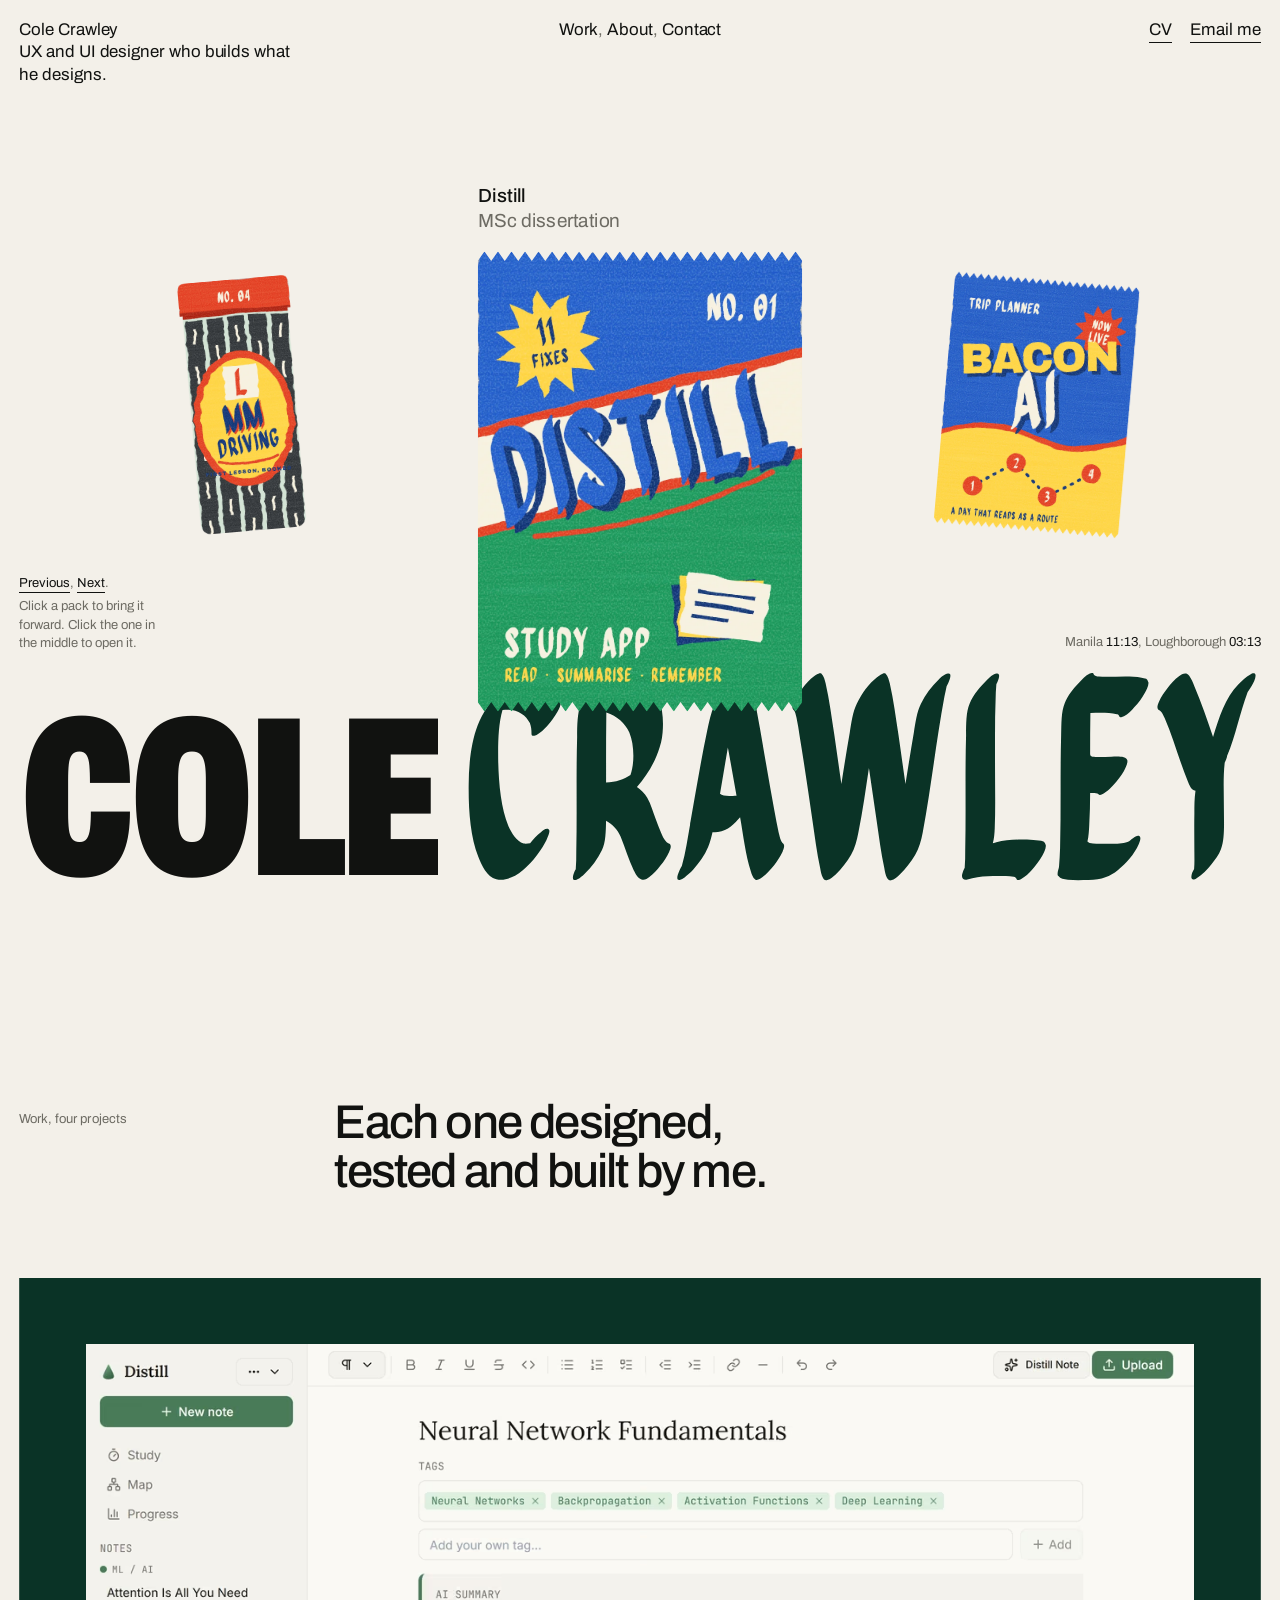
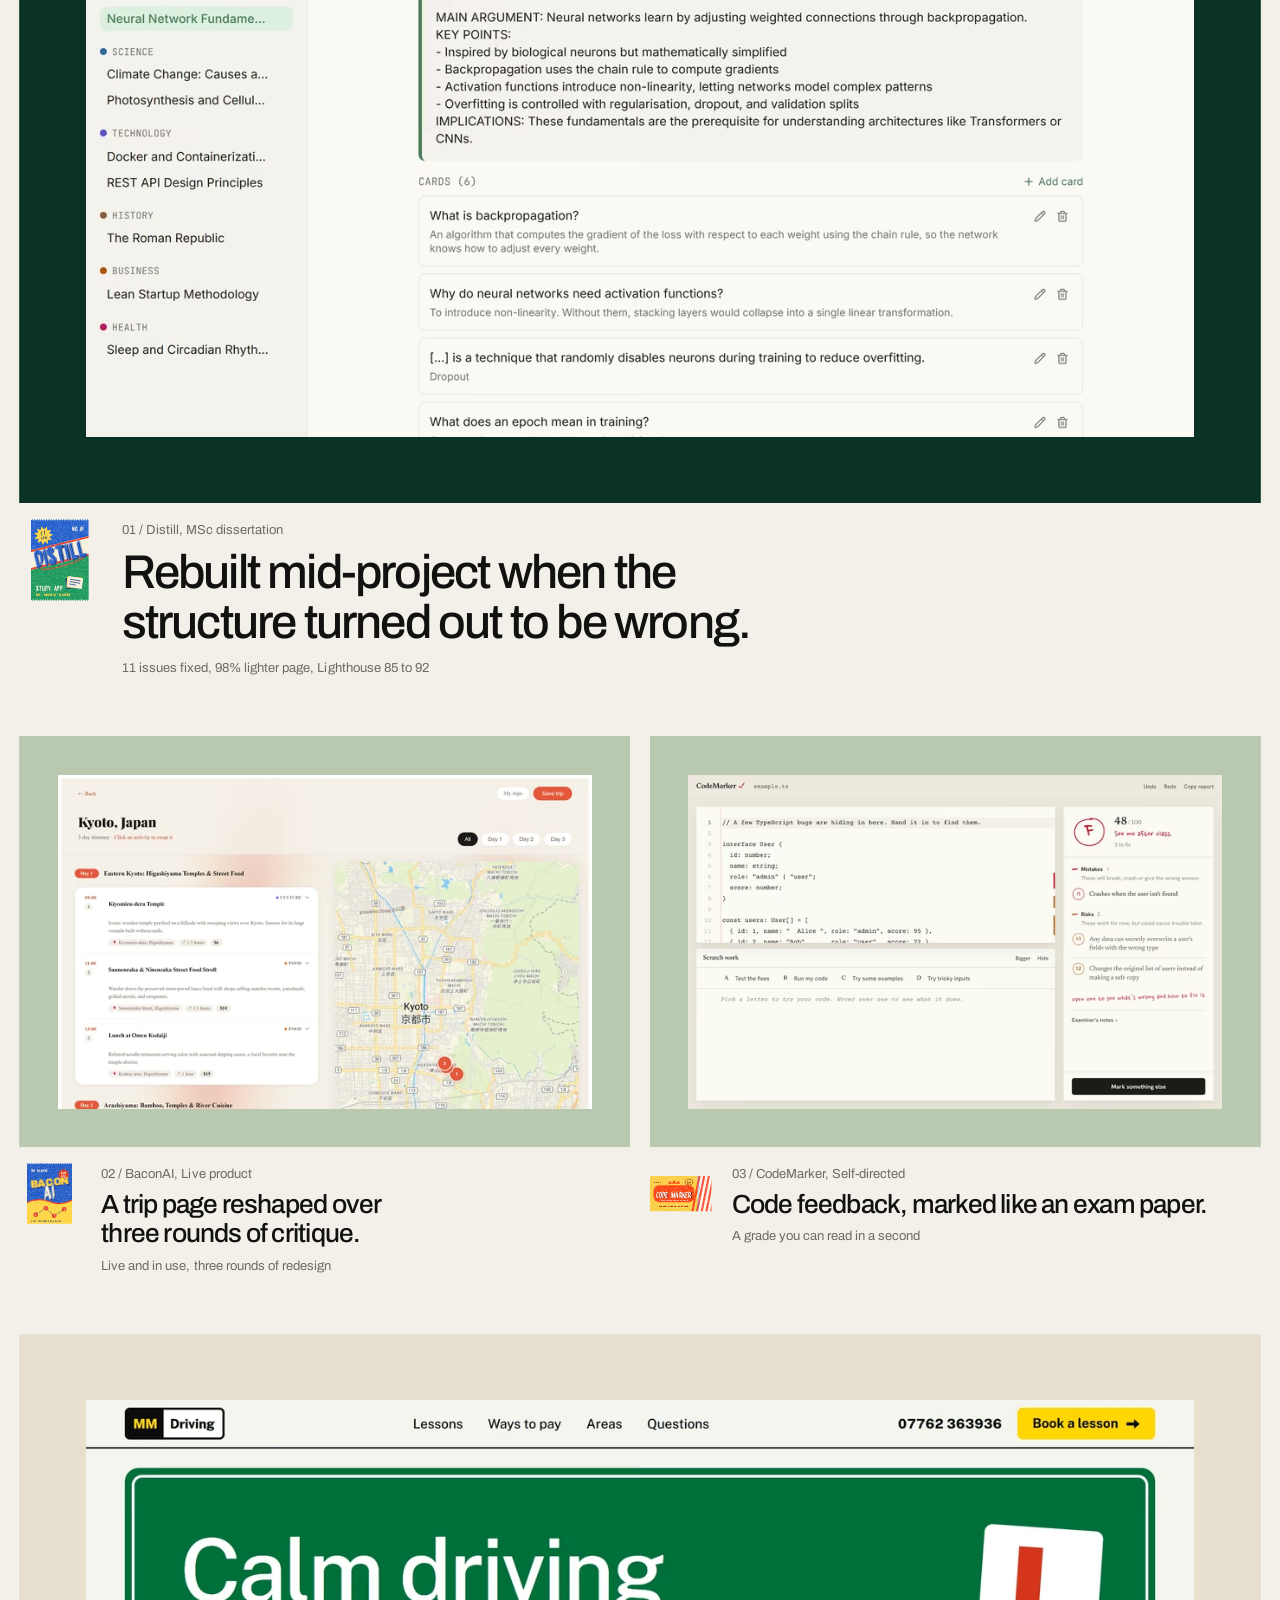
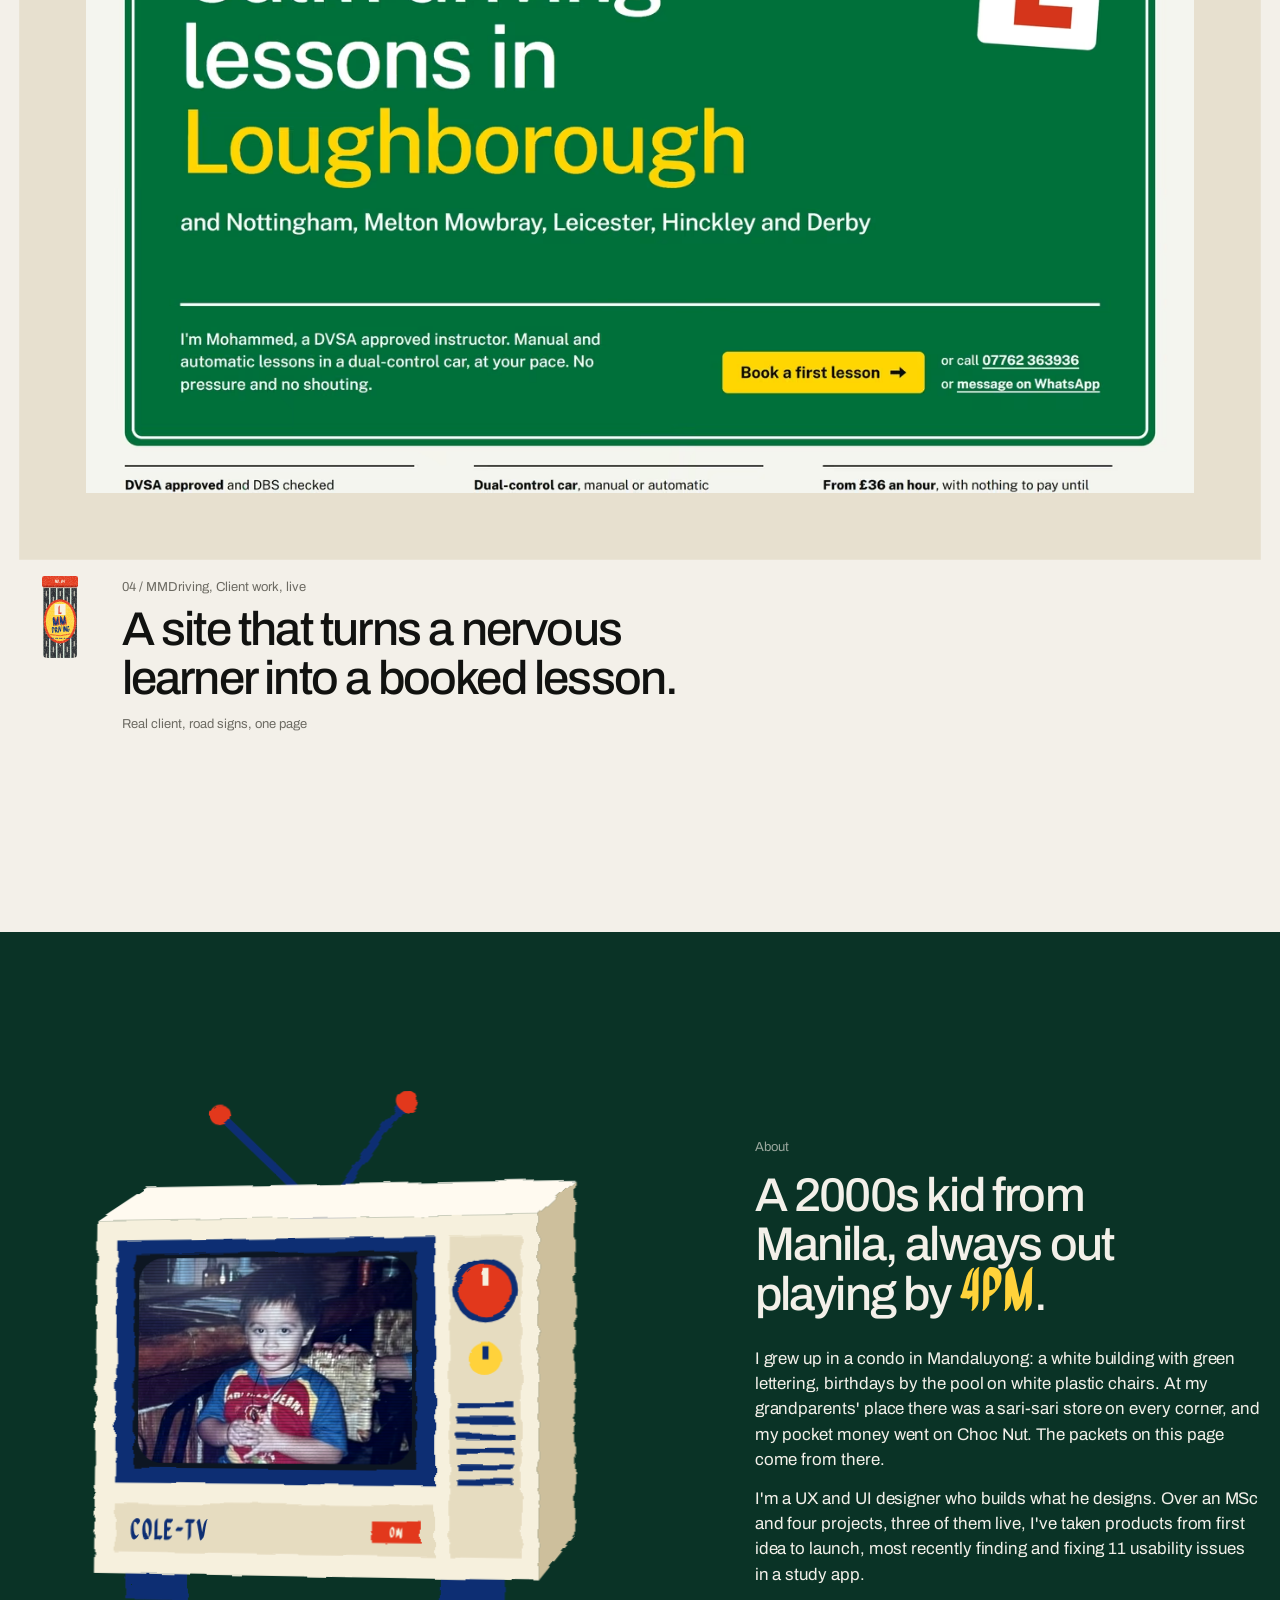
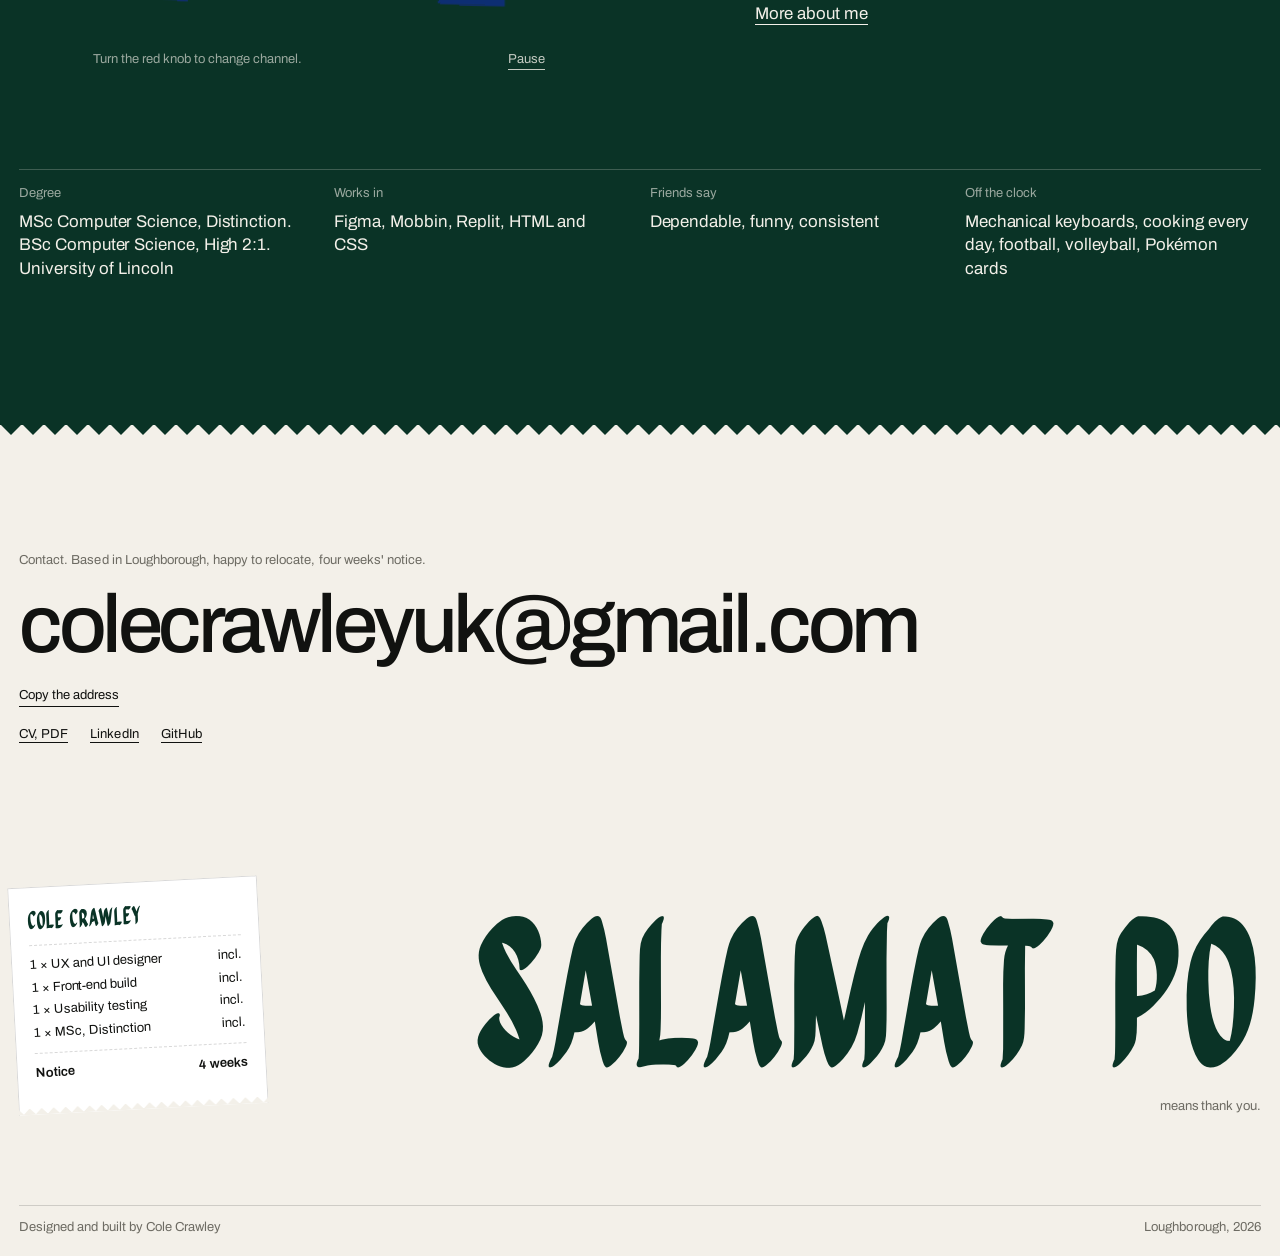
<file: index.html>
<!doctype html>
<html lang="en">
<head>
<meta charset="utf-8">
<meta name="viewport" content="width=device-width, initial-scale=1, viewport-fit=cover">
<meta name="theme-color" content="#f3f0e9">
<link rel="icon" href="favicon.svg" type="image/svg+xml">
<link rel="icon" href="favicon.ico" sizes="32x32">
<link rel="apple-touch-icon" href="apple-touch-icon.png">
<link rel="preload" href="fonts/archivo-latin.woff2" as="font" type="font/woff2" crossorigin>
<link rel="preload" href="fonts/quiapo.woff2" as="font" type="font/woff2" crossorigin>
<link rel="stylesheet" href="styles.css?v=1792433555">
<script>/* Vercel Web Analytics (no cookies), only on the real site, so a local preview never asks for a missing script */
if (/(^|[.])colecrawley[.]com$|vercel[.]app$/.test(location.hostname)) { window.va = window.va || function () { (window.vaq = window.vaq || []).push(arguments); };
var va = document.createElement('script'); va.defer = true; va.src = '/_vercel/insights/script.js'; document.head.appendChild(va); }</script>
<script>/* hide what will animate from the very first frame, so nothing is drawn once and then wiped in again.
If the page's reveal script has not started by the time the page is read, show everything instead. */
(function(d){if(matchMedia('(prefers-reduced-motion: reduce)').matches)return;d.classList.add('js');
document.addEventListener('DOMContentLoaded',function(){if(!window.__reveals)d.classList.remove('js')})})(document.documentElement)</script>
<meta name="description" content="Cole Crawley is a UX and UI designer who builds what he designs. Four projects, each designed, tested and built by him.">
<meta property="og:description" content="Cole Crawley is a UX and UI designer who builds what he designs. Four projects, each designed, tested and built by him.">
<meta property="og:type" content="website">
<link rel="canonical" href="https://colecrawley.com/">
<meta property="og:site_name" content="Cole Crawley">
<meta property="og:title" content="Cole Crawley, UX and UI designer">
<meta property="og:url" content="https://colecrawley.com/">
<meta property="og:image" content="https://colecrawley.com/img/og/home.jpg">
<meta property="og:image:width" content="1200">
<meta property="og:image:height" content="630">
<meta name="twitter:card" content="summary_large_image">
<title>Cole Crawley, UX and UI designer</title>
</head>
<body>
<svg width="0" height="0" style="position:absolute" aria-hidden="true"><defs><filter id="wob" x="-5%" y="-5%" width="110%" height="110%"><feTurbulence type="fractalNoise" baseFrequency=".03" numOctaves="2" seed="3"/><feDisplacementMap in="SourceGraphic" scale="2.6"/></filter>
<filter id="wob2" x="-5%" y="-5%" width="110%" height="110%"><feTurbulence type="fractalNoise" baseFrequency=".05" numOctaves="2" seed="9"/><feDisplacementMap in="SourceGraphic" scale="2"/></filter>
<filter id="brush" x="-5%" y="-5%" width="110%" height="110%"><feTurbulence type="fractalNoise" baseFrequency=".018 .09" numOctaves="2" seed="14"/><feDisplacementMap in="SourceGraphic" scale="6"/></filter>
<filter id="streak" x="0" y="0" width="100%" height="100%"><feTurbulence type="fractalNoise" baseFrequency=".012 .5" numOctaves="2" seed="21"/><feColorMatrix type="saturate" values="0"/></filter>
<filter id="ink" x="0" y="0" width="100%" height="100%"><feTurbulence type="fractalNoise" baseFrequency=".85" numOctaves="2" seed="5" result="n"/><feColorMatrix in="n" type="matrix" values="0 0 0 0 0 0 0 0 0 0 0 0 0 0 0 0 0 0 -2.6 1.5" result="a"/><feComposite in="SourceGraphic" in2="a" operator="in"/></filter>
<pattern id="dotsY" width="5" height="5" patternUnits="userSpaceOnUse" patternTransform="rotate(28)"><circle cx="2.5" cy="2.5" r="1" fill="#ffb21a"/></pattern></defs></svg>

<a class="skip" href="#work">Skip to the work</a>
<div class="dock" inert><a class="dock-name" href="index.html">Cole Crawley</a><span class="dock-nav"><a href="index.html#work">Work</a>, <a href="about.html">About</a>, <a href="index.html#contact">Contact</a></span></div>
<main>
<section class="hero" id="top">
  <header class="top">
    <p class="who">Cole Crawley<br>UX and UI designer who builds what he designs.</p>
    <nav aria-label="Main"><a href="#work">Work</a>, <a href="about.html">About</a>, <a href="#contact">Contact</a></nav>
    <p class="top-r"><a class="u" href="cv/Cole_Crawley_CV.pdf">CV</a><a class="u" href="mailto:colecrawleyuk@gmail.com">Email me</a></p>
  </header>

  <ul class="lineup" aria-label="Projects"><li class="item" data-i="0" data-flat="img/packs/distill.webp?v=1792433555" style="--ph:35"><a href="distill.html" aria-label="Distill, MSc dissertation. Rebuilt mid-project when the structure turned out to be wrong."><span class="item-cap"><b>Distill</b><br>MSc dissertation</span><span class="pack"><svg class="pack-art" style="--ar:0.7059" viewBox="0 0 240 340" role="img" aria-hidden="true"><defs><clipPath id="c-distill"><path d="M0 7 L5.0 0 L10.0 7 L15.0 0 L20.0 7 L25.0 0 L30.0 7 L35.0 0 L40.0 7 L45.0 0 L50.0 7 L55.0 0 L60.0 7 L65.0 0 L70.0 7 L75.0 0 L80.0 7 L85.0 0 L90.0 7 L95.0 0 L100.0 7 L105.0 0 L110.0 7 L115.0 0 L120.0 7 L125.0 0 L130.0 7 L135.0 0 L140.0 7 L145.0 0 L150.0 7 L155.0 0 L160.0 7 L165.0 0 L170.0 7 L175.0 0 L180.0 7 L185.0 0 L190.0 7 L195.0 0 L200.0 7 L205.0 0 L210.0 7 L215.0 0 L220.0 7 L225.0 0 L230.0 7 L235.0 0 L240.0 7 L240 333 L235.0 340 L230.0 333 L225.0 340 L220.0 333 L215.0 340 L210.0 333 L205.0 340 L200.0 333 L195.0 340 L190.0 333 L185.0 340 L180.0 333 L175.0 340 L170.0 333 L165.0 340 L160.0 333 L155.0 340 L150.0 333 L145.0 340 L140.0 333 L135.0 340 L130.0 333 L125.0 340 L120.0 333 L115.0 340 L110.0 333 L105.0 340 L100.0 333 L95.0 340 L90.0 333 L85.0 340 L80.0 333 L75.0 340 L70.0 333 L65.0 340 L60.0 333 L55.0 340 L50.0 333 L45.0 340 L40.0 333 L35.0 340 L30.0 333 L25.0 340 L20.0 333 L15.0 340 L10.0 333 L5.0 340 L0.0 333 Z"/></clipPath></defs><g clip-path="url(#c-distill)"><g filter="url(#brush)"><rect width="240" height="340" fill="#1f58c9"/><path d="M-10 214 L250 150 L250 350 L-10 350Z" fill="#159457"/>
<path d="M-10 132 L250 68 L250 150 L-10 214Z" fill="#f6f0dd"/><path d="M-10 132 L250 68 L250 76 L-10 140Z" fill="#e2371f"/><path d="M-10 206 L250 142 L250 150 L-10 214Z" fill="#e2371f"/>
<polygon points="66.5,30.7 67.3,48.2 84.3,44.5 75.5,59.6 91.9,65.7 76.4,73.7 86.8,87.7 69.4,85.9 70.7,103.4 57.0,92.5 48.6,107.9 42.9,91.3 27.6,99.7 31.8,82.7 14.3,81.5 27.0,69.4 13.0,59.0 30.2,55.7 24.1,39.3 40.3,45.9 44.0,28.8 54.1,43.1" fill="#ffd23a"/>
<g transform="translate(150 236) rotate(9)"><rect x="-8" y="10" width="62" height="44" fill="#0e2f73" transform="rotate(-14)"/><rect x="0" y="4" width="62" height="44" fill="#ffd23a" transform="rotate(-6)"/><rect x="6" y="0" width="62" height="44" fill="#f6f0dd"/><path d="M14 12 h44 M14 22 h44 M14 32 h28" stroke="#0e2f73" stroke-width="3" fill="none"/></g></g>
<g transform="rotate(-13.8 120 150)" filter="url(#wob2)"><text x="125" y="183" text-anchor="middle" fill="#0e2f73" style="font:400 96px Quiapo;letter-spacing:.6px" >DISTILL</text><text x="120" y="178" text-anchor="middle" fill="#1f58c9" style="font:400 96px Quiapo;letter-spacing:.6px" >DISTILL</text>
<path d="M30 190 q90 16 182 -4" fill="none" stroke="#e2371f" stroke-width="4" stroke-linecap="round"/></g>
<g filter="url(#wob2)"><g transform="rotate(-10 52 68)"><text x="52" y="68" text-anchor="middle" fill="#0e2f73" style="font:400 26px Quiapo;letter-spacing:.6px" >11</text><text x="52" y="84" text-anchor="middle" fill="#0e2f73" style="font:400 14px Quiapo;letter-spacing:.6px" >FIXES</text></g>
<text x="222" y="50" text-anchor="end" fill="#f6f0dd" style="font:400 26px Quiapo;letter-spacing:.6px" >NO. 01</text><text x="20" y="300" text-anchor="start" fill="#f6f0dd" style="font:400 30px Quiapo;letter-spacing:.6px" >STUDY APP</text><text x="20" y="318" text-anchor="start" fill="#ffd23a" style="font:400 14px Quiapo;letter-spacing:.6px" >READ · SUMMARISE · REMEMBER</text></g><rect width="240" height="340" filter="url(#streak)" opacity=".45" style="mix-blend-mode:soft-light"/><rect width="240" height="340" fill="#fbf7ea" filter="url(#ink)" opacity="0.22"/></g></svg></span></a></li><li class="item" data-i="1" data-flat="img/packs/bacon.webp?v=1792433555" style="--ph:35"><a href="bacon.html" aria-label="BaconAI, Live product. A trip page reshaped over three rounds of critique."><span class="item-cap"><b>BaconAI</b><br>Live product</span><span class="pack"><svg class="pack-art" style="--ar:0.7353" viewBox="0 0 250 340" role="img" aria-hidden="true"><defs><clipPath id="c-bacon"><path d="M0 7 L5.0 0 L10.0 7 L15.0 0 L20.0 7 L25.0 0 L30.0 7 L35.0 0 L40.0 7 L45.0 0 L50.0 7 L55.0 0 L60.0 7 L65.0 0 L70.0 7 L75.0 0 L80.0 7 L85.0 0 L90.0 7 L95.0 0 L100.0 7 L105.0 0 L110.0 7 L115.0 0 L120.0 7 L125.0 0 L130.0 7 L135.0 0 L140.0 7 L145.0 0 L150.0 7 L155.0 0 L160.0 7 L165.0 0 L170.0 7 L175.0 0 L180.0 7 L185.0 0 L190.0 7 L195.0 0 L200.0 7 L205.0 0 L210.0 7 L215.0 0 L220.0 7 L225.0 0 L230.0 7 L235.0 0 L240.0 7 L245.0 0 L250.0 7 L250 333 L245.0 340 L240.0 333 L235.0 340 L230.0 333 L225.0 340 L220.0 333 L215.0 340 L210.0 333 L205.0 340 L200.0 333 L195.0 340 L190.0 333 L185.0 340 L180.0 333 L175.0 340 L170.0 333 L165.0 340 L160.0 333 L155.0 340 L150.0 333 L145.0 340 L140.0 333 L135.0 340 L130.0 333 L125.0 340 L120.0 333 L115.0 340 L110.0 333 L105.0 340 L100.0 333 L95.0 340 L90.0 333 L85.0 340 L80.0 333 L75.0 340 L70.0 333 L65.0 340 L60.0 333 L55.0 340 L50.0 333 L45.0 340 L40.0 333 L35.0 340 L30.0 333 L25.0 340 L20.0 333 L15.0 340 L10.0 333 L5.0 340 L0.0 333 Z"/></clipPath></defs><g clip-path="url(#c-bacon)"><g filter="url(#brush)"><rect width="250" height="340" fill="#1b55c4"/><path d="M-10 222 q70 -34 135 -8 t135 -14 V350 H-10Z" fill="#ffd23a"/>
<path d="M-10 222 q70 -34 135 -8 t135 -14" fill="none" stroke="#e2371f" stroke-width="7"/><polygon points="215.0,30.4 216.0,45.8 231.1,42.8 223.7,56.3 237.9,61.9 224.4,69.2 233.4,81.7 218.0,80.5 218.8,95.8 206.6,86.5 198.9,99.9 193.7,85.4 180.0,92.5 183.4,77.5 168.1,76.1 179.0,65.3 166.9,55.9 182.0,52.7 176.9,38.2 191.3,43.7 194.8,28.7 204.0,41.1" fill="#e2371f"/></g>
<g transform="rotate(-6 120 140)" filter="url(#wob2)">
<text x="25" y="131" fill="#0e2f73" style="font:900 58px Archivo;font-stretch:96%;letter-spacing:-2px">BACON</text>
<text x="20" y="126" fill="#ffd23a" style="font:900 58px Archivo;font-stretch:96%;letter-spacing:-2px">BACON</text>
<text x="92" y="207" text-anchor="start" fill="#0e2f73" style="font:400 104px Quiapo;letter-spacing:.6px" >AI</text><text x="86" y="201" text-anchor="start" fill="#f6f0dd" style="font:400 104px Quiapo;letter-spacing:.6px" >AI</text></g>
<g filter="url(#wob2)"><path d="M48 286 L104 250 L150 292 L206 256" fill="none" stroke="#0e2f73" stroke-width="4" stroke-dasharray="2 9" stroke-linecap="round"/><circle cx="48" cy="286" r="13" fill="#e2371f"/><text x="48" y="293" text-anchor="middle" fill="#f6f0dd" style="font:400 19px Quiapo;letter-spacing:.6px" >1</text><circle cx="104" cy="250" r="13" fill="#e2371f"/><text x="104" y="257" text-anchor="middle" fill="#f6f0dd" style="font:400 19px Quiapo;letter-spacing:.6px" >2</text><circle cx="150" cy="292" r="13" fill="#e2371f"/><text x="150" y="299" text-anchor="middle" fill="#f6f0dd" style="font:400 19px Quiapo;letter-spacing:.6px" >3</text><circle cx="206" cy="256" r="13" fill="#e2371f"/><text x="206" y="263" text-anchor="middle" fill="#f6f0dd" style="font:400 19px Quiapo;letter-spacing:.6px" >4</text>
<g transform="rotate(9 202 64)"><text x="202" y="62" text-anchor="middle" fill="#f6f0dd" style="font:400 17px Quiapo;letter-spacing:.6px" >NOW</text><text x="202" y="80" text-anchor="middle" fill="#f6f0dd" style="font:400 19px Quiapo;letter-spacing:.6px" >LIVE</text></g>
<text x="22" y="48" text-anchor="start" fill="#f6f0dd" style="font:400 20px Quiapo;letter-spacing:.6px" >TRIP PLANNER</text><text x="22" y="326" text-anchor="start" fill="#0e2f73" style="font:400 13px Quiapo;letter-spacing:.6px" >A DAY THAT READS AS A ROUTE</text></g><rect width="250" height="340" filter="url(#streak)" opacity=".45" style="mix-blend-mode:soft-light"/><rect width="250" height="340" fill="#fbf7ea" filter="url(#ink)" opacity="0.22"/></g></svg></span></a></li><li class="item" data-i="2" data-flat="img/packs/code.webp?v=1792433555" style="--ph:24"><a href="code.html" aria-label="CodeMarker, Self-directed. Code feedback, marked like an exam paper."><span class="item-cap"><b>CodeMarker</b><br>Self-directed</span><span class="pack"><svg class="pack-art" style="--ar:1.7347" viewBox="0 0 340 196" role="img" aria-hidden="true"><defs><clipPath id="c-code"><rect width="340" height="196" rx="5"/></clipPath></defs><g clip-path="url(#c-code)"><rect width="340" height="196" fill="#fbf7ea"/>
<g style="mix-blend-mode:multiply" filter="url(#wob)"><rect width="262" height="196" fill="#ffd84a"/><rect width="262" height="196" fill="url(#dotsY)"/></g>
<g style="mix-blend-mode:multiply" filter="url(#wob2)" transform="translate(1.6 -1.2)"><rect x="18" y="52" width="226" height="94" rx="30" fill="#ff4f38"/><path d="M146 44 l10 -16 l12 13 l12 -18 l12 18 l12 -13 l10 16 z" fill="#ff4f38" transform="translate(-48 0)"/></g>
<g style="mix-blend-mode:multiply" filter="url(#wob2)"><path d="M268 0 l-40 196 h12 l40 -196z" fill="#ff4f38"/><path d="M294 0 l-40 196 h12 l40 -196z" fill="#ff4f38"/><path d="M320 0 l-40 196 h12 l40 -196z" fill="#ff4f38"/><path d="M346 0 l-40 196 h12 l40 -196z" fill="#ff4f38"/><path d="M372 0 l-40 196 h12 l40 -196z" fill="#ff4f38"/><path d="M398 0 l-40 196 h12 l40 -196z" fill="#ff4f38"/><path d="M262 0 l10 22 l-8 20 l9 24 l-9 22 l8 22 l-9 24 l9 22 l-10 20 v20" fill="none" stroke="#2f6bf0" stroke-width="2.4"/></g>
<g filter="url(#wob2)"><text x="133" y="122" text-anchor="middle" fill="#7a1108" style="font:400 46px Quiapo;letter-spacing:.6px" >CODE MARKER</text><text x="131" y="119" text-anchor="middle" fill="#fbf7ea" style="font:400 46px Quiapo;letter-spacing:.6px" >CODE MARKER</text>
<text x="131" y="138" text-anchor="middle" fill="#fbf7ea" style="font:800 7.5px Archivo;letter-spacing:1.6px">FEEDBACK, MARKED IN RED PEN</text>
<text x="131" y="170" text-anchor="middle" fill="#7a1108" style="font:900 9px Archivo;letter-spacing:1.6px">A GRADE YOU READ IN A SECOND</text>
<ellipse cx="216" cy="34" rx="22" ry="16" fill="none" stroke="#7a1108" stroke-width="2.6" transform="rotate(-9 216 34)"/><text x="216" y="42" text-anchor="middle" fill="#7a1108" style="font:400 24px Quiapo;letter-spacing:.6px" >A+</text>
<text x="24" y="38" fill="#7a1108" style="font:900 9px Archivo;letter-spacing:1.4px">NO. 03</text></g><rect width="340" height="196" fill="#fbf7ea" filter="url(#ink)" opacity="0.3"/></g></svg></span></a></li><li class="item" data-i="3" data-flat="img/packs/mm.webp?v=1792433555" style="--ph:35"><a href="mm.html" aria-label="MMDriving, Client work, live. A site that turns a nervous learner into a booked lesson."><span class="item-cap"><b>MMDriving</b><br>Client work, live</span><span class="pack"><svg class="pack-art" style="--ar:0.4412" viewBox="0 0 150 340" role="img" aria-hidden="true"><defs><clipPath id="c-mm"><path d="M10 0 h130 q10 0 10 10 v34 h-4 v280 q0 16 -16 16 h-110 q-16 0 -16 -16 v-280 h-4 v-34 q0 -10 10 -10z"/></clipPath></defs><g clip-path="url(#c-mm)"><g filter="url(#brush)"><rect width="150" height="340" fill="#cfe0d2"/><rect x="6" y="50" width="23" height="290" fill="#2b2f33"/><rect x="16" y="62" width="3.5" height="22" fill="#f6f0dd"/><rect x="16" y="114" width="3.5" height="22" fill="#f6f0dd"/><rect x="16" y="166" width="3.5" height="22" fill="#f6f0dd"/><rect x="16" y="218" width="3.5" height="22" fill="#f6f0dd"/><rect x="16" y="270" width="3.5" height="22" fill="#f6f0dd"/><rect x="16" y="322" width="3.5" height="22" fill="#f6f0dd"/><rect x="35" y="50" width="23" height="290" fill="#2b2f33"/><rect x="45" y="86" width="3.5" height="22" fill="#f6f0dd"/><rect x="45" y="138" width="3.5" height="22" fill="#f6f0dd"/><rect x="45" y="190" width="3.5" height="22" fill="#f6f0dd"/><rect x="45" y="242" width="3.5" height="22" fill="#f6f0dd"/><rect x="45" y="294" width="3.5" height="22" fill="#f6f0dd"/><rect x="64" y="50" width="23" height="290" fill="#2b2f33"/><rect x="74" y="62" width="3.5" height="22" fill="#f6f0dd"/><rect x="74" y="114" width="3.5" height="22" fill="#f6f0dd"/><rect x="74" y="166" width="3.5" height="22" fill="#f6f0dd"/><rect x="74" y="218" width="3.5" height="22" fill="#f6f0dd"/><rect x="74" y="270" width="3.5" height="22" fill="#f6f0dd"/><rect x="74" y="322" width="3.5" height="22" fill="#f6f0dd"/><rect x="93" y="50" width="23" height="290" fill="#2b2f33"/><rect x="103" y="86" width="3.5" height="22" fill="#f6f0dd"/><rect x="103" y="138" width="3.5" height="22" fill="#f6f0dd"/><rect x="103" y="190" width="3.5" height="22" fill="#f6f0dd"/><rect x="103" y="242" width="3.5" height="22" fill="#f6f0dd"/><rect x="103" y="294" width="3.5" height="22" fill="#f6f0dd"/><rect x="122" y="50" width="23" height="290" fill="#2b2f33"/><rect x="132" y="62" width="3.5" height="22" fill="#f6f0dd"/><rect x="132" y="114" width="3.5" height="22" fill="#f6f0dd"/><rect x="132" y="166" width="3.5" height="22" fill="#f6f0dd"/><rect x="132" y="218" width="3.5" height="22" fill="#f6f0dd"/><rect x="132" y="270" width="3.5" height="22" fill="#f6f0dd"/><rect x="132" y="322" width="3.5" height="22" fill="#f6f0dd"/><rect width="150" height="46" fill="#e2371f"/><rect y="40" width="150" height="7" fill="#a81e10"/>
<ellipse cx="75" cy="188" rx="68" ry="92" fill="#e2371f"/><ellipse cx="75" cy="188" rx="59" ry="82" fill="#ffd23a"/>
<rect x="52" y="116" width="46" height="46" fill="#f6f0dd"/></g>
<g filter="url(#wob2)"><text x="75" y="156" text-anchor="middle" fill="#e2371f" style="font:400 48px Quiapo;letter-spacing:.6px" >L</text>
<g transform="rotate(-7 75 200)"><text x="77" y="206" text-anchor="middle" fill="#e2371f" style="font:400 50px Quiapo;letter-spacing:.6px" >MM</text><text x="75" y="203" text-anchor="middle" fill="#0e2f73" style="font:400 50px Quiapo;letter-spacing:.6px" >MM</text><text x="75" y="234" text-anchor="middle" fill="#0e2f73" style="font:400 33px Quiapo;letter-spacing:.6px" >DRIVING</text></g>
<path d="M36 244 q40 10 80 -3" fill="none" stroke="#e2371f" stroke-width="3.4" stroke-linecap="round"/>
<text x="75" y="30" text-anchor="middle" fill="#f6f0dd" style="font:400 20px Quiapo;letter-spacing:.6px" >NO. 04</text><text x="75" y="262" text-anchor="middle" fill="#0e2f73" style="font:900 7px Archivo;letter-spacing:1.2px">FIRST LESSON, BOOKED</text></g><rect width="150" height="340" filter="url(#streak)" opacity=".45" style="mix-blend-mode:soft-light"/><rect width="150" height="340" fill="#fbf7ea" filter="url(#ink)" opacity="0.2"/></g></svg></span></a></li></ul>

  <p class="hint"><button type="button" data-step="-1">Previous</button>, <button type="button" data-step="1">Next</button>. <span><span class="for-mouse">Click a pack to bring it forward. Click the one in the middle to open it.</span><span class="for-touch">Swipe to see the others. Tap the one in the middle to open it.</span></span></p>
  <p class="place">Manila <b data-clock="Asia/Manila">--:--</b>, Loughborough <b data-clock="Europe/London">--:--</b></p>
  <p class="name" aria-hidden="true"><span class="n1"><i>Cole</i></span><span class="n2"><i>Crawley</i></span></p>
</section>

<section class="work" id="work">
  <header class="head">
    <p class="small">Work, four projects</p>
    <h2 data-rise><span>Each one designed, tested and built by me.</span></h2>
  </header>
  <div class="cards">
    <article class="card full" id="distill">
  <a class="card-a" href="distill.html">
    <span class="plate t-green"><span class="plate-in" data-wipe><picture class="ph" style="background-image:url([data-uri])"><source type="image/avif" srcset="img/r/distill-note-400.avif?v=1792433555 400w, img/r/distill-note-640.avif?v=1792433555 640w, img/r/distill-note-960.avif?v=1792433555 960w, img/r/distill-note-1280.avif?v=1792433555 1280w, img/r/distill-note-1600.avif?v=1792433555 1600w, img/r/distill-note-2400.avif?v=1792433555 2400w, img/r/distill-note-3200.avif?v=1792433555 3200w" sizes="(max-width: 820px) 100vw, 88vw"><img src="img/r/distill-note-1280.webp?v=1792433555" srcset="img/r/distill-note-400.webp?v=1792433555 400w, img/r/distill-note-640.webp?v=1792433555 640w, img/r/distill-note-960.webp?v=1792433555 960w, img/r/distill-note-1280.webp?v=1792433555 1280w, img/r/distill-note-1600.webp?v=1792433555 1600w, img/r/distill-note-2400.webp?v=1792433555 2400w, img/r/distill-note-3200.webp?v=1792433555 3200w" sizes="(max-width: 820px) 100vw, 88vw" alt="Distill: a note with its summary, tags and flashcards above the writing" width="3200" height="2000" data-fallback="img/r/distill-note-1280.webp?v=1792433555" loading="lazy" decoding="async"></picture></span></span>
    <span class="card-meta">
      <span class="card-pack" style="view-transition-name:pack-distill"><svg class="pack-art" style="--ar:0.7059" viewBox="0 0 240 340" role="img" aria-hidden="true"><defs><clipPath id="c-distill"><path d="M0 7 L5.0 0 L10.0 7 L15.0 0 L20.0 7 L25.0 0 L30.0 7 L35.0 0 L40.0 7 L45.0 0 L50.0 7 L55.0 0 L60.0 7 L65.0 0 L70.0 7 L75.0 0 L80.0 7 L85.0 0 L90.0 7 L95.0 0 L100.0 7 L105.0 0 L110.0 7 L115.0 0 L120.0 7 L125.0 0 L130.0 7 L135.0 0 L140.0 7 L145.0 0 L150.0 7 L155.0 0 L160.0 7 L165.0 0 L170.0 7 L175.0 0 L180.0 7 L185.0 0 L190.0 7 L195.0 0 L200.0 7 L205.0 0 L210.0 7 L215.0 0 L220.0 7 L225.0 0 L230.0 7 L235.0 0 L240.0 7 L240 333 L235.0 340 L230.0 333 L225.0 340 L220.0 333 L215.0 340 L210.0 333 L205.0 340 L200.0 333 L195.0 340 L190.0 333 L185.0 340 L180.0 333 L175.0 340 L170.0 333 L165.0 340 L160.0 333 L155.0 340 L150.0 333 L145.0 340 L140.0 333 L135.0 340 L130.0 333 L125.0 340 L120.0 333 L115.0 340 L110.0 333 L105.0 340 L100.0 333 L95.0 340 L90.0 333 L85.0 340 L80.0 333 L75.0 340 L70.0 333 L65.0 340 L60.0 333 L55.0 340 L50.0 333 L45.0 340 L40.0 333 L35.0 340 L30.0 333 L25.0 340 L20.0 333 L15.0 340 L10.0 333 L5.0 340 L0.0 333 Z"/></clipPath></defs><g clip-path="url(#c-distill)"><g filter="url(#brush)"><rect width="240" height="340" fill="#1f58c9"/><path d="M-10 214 L250 150 L250 350 L-10 350Z" fill="#159457"/>
<path d="M-10 132 L250 68 L250 150 L-10 214Z" fill="#f6f0dd"/><path d="M-10 132 L250 68 L250 76 L-10 140Z" fill="#e2371f"/><path d="M-10 206 L250 142 L250 150 L-10 214Z" fill="#e2371f"/>
<polygon points="66.5,30.7 67.3,48.2 84.3,44.5 75.5,59.6 91.9,65.7 76.4,73.7 86.8,87.7 69.4,85.9 70.7,103.4 57.0,92.5 48.6,107.9 42.9,91.3 27.6,99.7 31.8,82.7 14.3,81.5 27.0,69.4 13.0,59.0 30.2,55.7 24.1,39.3 40.3,45.9 44.0,28.8 54.1,43.1" fill="#ffd23a"/>
<g transform="translate(150 236) rotate(9)"><rect x="-8" y="10" width="62" height="44" fill="#0e2f73" transform="rotate(-14)"/><rect x="0" y="4" width="62" height="44" fill="#ffd23a" transform="rotate(-6)"/><rect x="6" y="0" width="62" height="44" fill="#f6f0dd"/><path d="M14 12 h44 M14 22 h44 M14 32 h28" stroke="#0e2f73" stroke-width="3" fill="none"/></g></g>
<g transform="rotate(-13.8 120 150)" filter="url(#wob2)"><text x="125" y="183" text-anchor="middle" fill="#0e2f73" style="font:400 96px Quiapo;letter-spacing:.6px" >DISTILL</text><text x="120" y="178" text-anchor="middle" fill="#1f58c9" style="font:400 96px Quiapo;letter-spacing:.6px" >DISTILL</text>
<path d="M30 190 q90 16 182 -4" fill="none" stroke="#e2371f" stroke-width="4" stroke-linecap="round"/></g>
<g filter="url(#wob2)"><g transform="rotate(-10 52 68)"><text x="52" y="68" text-anchor="middle" fill="#0e2f73" style="font:400 26px Quiapo;letter-spacing:.6px" >11</text><text x="52" y="84" text-anchor="middle" fill="#0e2f73" style="font:400 14px Quiapo;letter-spacing:.6px" >FIXES</text></g>
<text x="222" y="50" text-anchor="end" fill="#f6f0dd" style="font:400 26px Quiapo;letter-spacing:.6px" >NO. 01</text><text x="20" y="300" text-anchor="start" fill="#f6f0dd" style="font:400 30px Quiapo;letter-spacing:.6px" >STUDY APP</text><text x="20" y="318" text-anchor="start" fill="#ffd23a" style="font:400 14px Quiapo;letter-spacing:.6px" >READ · SUMMARISE · REMEMBER</text></g><rect width="240" height="340" filter="url(#streak)" opacity=".45" style="mix-blend-mode:soft-light"/><rect width="240" height="340" fill="#fbf7ea" filter="url(#ink)" opacity="0.22"/></g></svg></span>
      <span class="card-txt">
        <span class="small">01 / Distill, MSc dissertation</span>
        <span class="card-t">Rebuilt mid-project when the structure turned out to be wrong.</span>
        <span class="small card-line">11 issues fixed, 98% lighter page, Lighthouse 85 to 92</span>
      </span>
    </span>
  </a>
</article>
    <article class="card " id="bacon">
  <a class="card-a" href="bacon.html">
    <span class="plate t-sage"><span class="plate-in" data-wipe><picture class="ph" style="background-image:url([data-uri])"><source type="image/avif" srcset="img/r/bacon-trip-400.avif?v=1792433555 400w, img/r/bacon-trip-640.avif?v=1792433555 640w, img/r/bacon-trip-960.avif?v=1792433555 960w, img/r/bacon-trip-1280.avif?v=1792433555 1280w, img/r/bacon-trip-1600.avif?v=1792433555 1600w, img/r/bacon-trip-2400.avif?v=1792433555 2400w, img/r/bacon-trip-3200.avif?v=1792433555 3200w" sizes="(max-width: 820px) 100vw, 44vw"><img src="img/r/bacon-trip-1280.webp?v=1792433555" srcset="img/r/bacon-trip-400.webp?v=1792433555 400w, img/r/bacon-trip-640.webp?v=1792433555 640w, img/r/bacon-trip-960.webp?v=1792433555 960w, img/r/bacon-trip-1280.webp?v=1792433555 1280w, img/r/bacon-trip-1600.webp?v=1792433555 1600w, img/r/bacon-trip-2400.webp?v=1792433555 2400w, img/r/bacon-trip-3200.webp?v=1792433555 3200w" sizes="(max-width: 820px) 100vw, 44vw" alt="BaconAI: a Kyoto trip split into days beside a numbered map" width="3840" height="2400" data-fallback="img/r/bacon-trip-1280.webp?v=1792433555" loading="lazy" decoding="async"></picture></span></span>
    <span class="card-meta">
      <span class="card-pack" style="view-transition-name:pack-bacon"><svg class="pack-art" style="--ar:0.7353" viewBox="0 0 250 340" role="img" aria-hidden="true"><defs><clipPath id="c-bacon"><path d="M0 7 L5.0 0 L10.0 7 L15.0 0 L20.0 7 L25.0 0 L30.0 7 L35.0 0 L40.0 7 L45.0 0 L50.0 7 L55.0 0 L60.0 7 L65.0 0 L70.0 7 L75.0 0 L80.0 7 L85.0 0 L90.0 7 L95.0 0 L100.0 7 L105.0 0 L110.0 7 L115.0 0 L120.0 7 L125.0 0 L130.0 7 L135.0 0 L140.0 7 L145.0 0 L150.0 7 L155.0 0 L160.0 7 L165.0 0 L170.0 7 L175.0 0 L180.0 7 L185.0 0 L190.0 7 L195.0 0 L200.0 7 L205.0 0 L210.0 7 L215.0 0 L220.0 7 L225.0 0 L230.0 7 L235.0 0 L240.0 7 L245.0 0 L250.0 7 L250 333 L245.0 340 L240.0 333 L235.0 340 L230.0 333 L225.0 340 L220.0 333 L215.0 340 L210.0 333 L205.0 340 L200.0 333 L195.0 340 L190.0 333 L185.0 340 L180.0 333 L175.0 340 L170.0 333 L165.0 340 L160.0 333 L155.0 340 L150.0 333 L145.0 340 L140.0 333 L135.0 340 L130.0 333 L125.0 340 L120.0 333 L115.0 340 L110.0 333 L105.0 340 L100.0 333 L95.0 340 L90.0 333 L85.0 340 L80.0 333 L75.0 340 L70.0 333 L65.0 340 L60.0 333 L55.0 340 L50.0 333 L45.0 340 L40.0 333 L35.0 340 L30.0 333 L25.0 340 L20.0 333 L15.0 340 L10.0 333 L5.0 340 L0.0 333 Z"/></clipPath></defs><g clip-path="url(#c-bacon)"><g filter="url(#brush)"><rect width="250" height="340" fill="#1b55c4"/><path d="M-10 222 q70 -34 135 -8 t135 -14 V350 H-10Z" fill="#ffd23a"/>
<path d="M-10 222 q70 -34 135 -8 t135 -14" fill="none" stroke="#e2371f" stroke-width="7"/><polygon points="215.0,30.4 216.0,45.8 231.1,42.8 223.7,56.3 237.9,61.9 224.4,69.2 233.4,81.7 218.0,80.5 218.8,95.8 206.6,86.5 198.9,99.9 193.7,85.4 180.0,92.5 183.4,77.5 168.1,76.1 179.0,65.3 166.9,55.9 182.0,52.7 176.9,38.2 191.3,43.7 194.8,28.7 204.0,41.1" fill="#e2371f"/></g>
<g transform="rotate(-6 120 140)" filter="url(#wob2)">
<text x="25" y="131" fill="#0e2f73" style="font:900 58px Archivo;font-stretch:96%;letter-spacing:-2px">BACON</text>
<text x="20" y="126" fill="#ffd23a" style="font:900 58px Archivo;font-stretch:96%;letter-spacing:-2px">BACON</text>
<text x="92" y="207" text-anchor="start" fill="#0e2f73" style="font:400 104px Quiapo;letter-spacing:.6px" >AI</text><text x="86" y="201" text-anchor="start" fill="#f6f0dd" style="font:400 104px Quiapo;letter-spacing:.6px" >AI</text></g>
<g filter="url(#wob2)"><path d="M48 286 L104 250 L150 292 L206 256" fill="none" stroke="#0e2f73" stroke-width="4" stroke-dasharray="2 9" stroke-linecap="round"/><circle cx="48" cy="286" r="13" fill="#e2371f"/><text x="48" y="293" text-anchor="middle" fill="#f6f0dd" style="font:400 19px Quiapo;letter-spacing:.6px" >1</text><circle cx="104" cy="250" r="13" fill="#e2371f"/><text x="104" y="257" text-anchor="middle" fill="#f6f0dd" style="font:400 19px Quiapo;letter-spacing:.6px" >2</text><circle cx="150" cy="292" r="13" fill="#e2371f"/><text x="150" y="299" text-anchor="middle" fill="#f6f0dd" style="font:400 19px Quiapo;letter-spacing:.6px" >3</text><circle cx="206" cy="256" r="13" fill="#e2371f"/><text x="206" y="263" text-anchor="middle" fill="#f6f0dd" style="font:400 19px Quiapo;letter-spacing:.6px" >4</text>
<g transform="rotate(9 202 64)"><text x="202" y="62" text-anchor="middle" fill="#f6f0dd" style="font:400 17px Quiapo;letter-spacing:.6px" >NOW</text><text x="202" y="80" text-anchor="middle" fill="#f6f0dd" style="font:400 19px Quiapo;letter-spacing:.6px" >LIVE</text></g>
<text x="22" y="48" text-anchor="start" fill="#f6f0dd" style="font:400 20px Quiapo;letter-spacing:.6px" >TRIP PLANNER</text><text x="22" y="326" text-anchor="start" fill="#0e2f73" style="font:400 13px Quiapo;letter-spacing:.6px" >A DAY THAT READS AS A ROUTE</text></g><rect width="250" height="340" filter="url(#streak)" opacity=".45" style="mix-blend-mode:soft-light"/><rect width="250" height="340" fill="#fbf7ea" filter="url(#ink)" opacity="0.22"/></g></svg></span>
      <span class="card-txt">
        <span class="small">02 / BaconAI, Live product</span>
        <span class="card-t">A trip page reshaped over three rounds of critique.</span>
        <span class="small card-line">Live and in use, three rounds of redesign</span>
      </span>
    </span>
  </a>
</article><article class="card " id="code">
  <a class="card-a" href="code.html">
    <span class="plate t-sage"><span class="plate-in" data-wipe><picture class="ph" style="background-image:url([data-uri])"><source type="image/avif" srcset="img/r/code-marked-400.avif?v=1792433555 400w, img/r/code-marked-640.avif?v=1792433555 640w, img/r/code-marked-960.avif?v=1792433555 960w, img/r/code-marked-1280.avif?v=1792433555 1280w, img/r/code-marked-1600.avif?v=1792433555 1600w, img/r/code-marked-2400.avif?v=1792433555 2400w, img/r/code-marked-3200.avif?v=1792433555 3200w" sizes="(max-width: 820px) 100vw, 44vw"><img src="img/r/code-marked-1280.webp?v=1792433555" srcset="img/r/code-marked-400.webp?v=1792433555 400w, img/r/code-marked-640.webp?v=1792433555 640w, img/r/code-marked-960.webp?v=1792433555 960w, img/r/code-marked-1280.webp?v=1792433555 1280w, img/r/code-marked-1600.webp?v=1792433555 1600w, img/r/code-marked-2400.webp?v=1792433555 2400w, img/r/code-marked-3200.webp?v=1792433555 3200w" sizes="(max-width: 820px) 100vw, 44vw" alt="CodeMarker: code handed back on ruled paper with a grade in red pen" width="3200" height="2000" data-fallback="img/r/code-marked-1280.webp?v=1792433555" loading="lazy" decoding="async"></picture></span></span>
    <span class="card-meta">
      <span class="card-pack" style="view-transition-name:pack-code"><svg class="pack-art" style="--ar:1.7347" viewBox="0 0 340 196" role="img" aria-hidden="true"><defs><clipPath id="c-code"><rect width="340" height="196" rx="5"/></clipPath></defs><g clip-path="url(#c-code)"><rect width="340" height="196" fill="#fbf7ea"/>
<g style="mix-blend-mode:multiply" filter="url(#wob)"><rect width="262" height="196" fill="#ffd84a"/><rect width="262" height="196" fill="url(#dotsY)"/></g>
<g style="mix-blend-mode:multiply" filter="url(#wob2)" transform="translate(1.6 -1.2)"><rect x="18" y="52" width="226" height="94" rx="30" fill="#ff4f38"/><path d="M146 44 l10 -16 l12 13 l12 -18 l12 18 l12 -13 l10 16 z" fill="#ff4f38" transform="translate(-48 0)"/></g>
<g style="mix-blend-mode:multiply" filter="url(#wob2)"><path d="M268 0 l-40 196 h12 l40 -196z" fill="#ff4f38"/><path d="M294 0 l-40 196 h12 l40 -196z" fill="#ff4f38"/><path d="M320 0 l-40 196 h12 l40 -196z" fill="#ff4f38"/><path d="M346 0 l-40 196 h12 l40 -196z" fill="#ff4f38"/><path d="M372 0 l-40 196 h12 l40 -196z" fill="#ff4f38"/><path d="M398 0 l-40 196 h12 l40 -196z" fill="#ff4f38"/><path d="M262 0 l10 22 l-8 20 l9 24 l-9 22 l8 22 l-9 24 l9 22 l-10 20 v20" fill="none" stroke="#2f6bf0" stroke-width="2.4"/></g>
<g filter="url(#wob2)"><text x="133" y="122" text-anchor="middle" fill="#7a1108" style="font:400 46px Quiapo;letter-spacing:.6px" >CODE MARKER</text><text x="131" y="119" text-anchor="middle" fill="#fbf7ea" style="font:400 46px Quiapo;letter-spacing:.6px" >CODE MARKER</text>
<text x="131" y="138" text-anchor="middle" fill="#fbf7ea" style="font:800 7.5px Archivo;letter-spacing:1.6px">FEEDBACK, MARKED IN RED PEN</text>
<text x="131" y="170" text-anchor="middle" fill="#7a1108" style="font:900 9px Archivo;letter-spacing:1.6px">A GRADE YOU READ IN A SECOND</text>
<ellipse cx="216" cy="34" rx="22" ry="16" fill="none" stroke="#7a1108" stroke-width="2.6" transform="rotate(-9 216 34)"/><text x="216" y="42" text-anchor="middle" fill="#7a1108" style="font:400 24px Quiapo;letter-spacing:.6px" >A+</text>
<text x="24" y="38" fill="#7a1108" style="font:900 9px Archivo;letter-spacing:1.4px">NO. 03</text></g><rect width="340" height="196" fill="#fbf7ea" filter="url(#ink)" opacity="0.3"/></g></svg></span>
      <span class="card-txt">
        <span class="small">03 / CodeMarker, Self-directed</span>
        <span class="card-t">Code feedback, marked like an exam paper.</span>
        <span class="small card-line">A grade you can read in a second</span>
      </span>
    </span>
  </a>
</article>
    <article class="card full" id="mm">
  <a class="card-a" href="mm.html">
    <span class="plate t-cream"><span class="plate-in" data-wipe><picture class="ph" style="background-image:url([data-uri])"><source type="image/avif" srcset="img/r/mm-hero-400.avif?v=1792433555 400w, img/r/mm-hero-640.avif?v=1792433555 640w, img/r/mm-hero-960.avif?v=1792433555 960w, img/r/mm-hero-1280.avif?v=1792433555 1280w, img/r/mm-hero-1600.avif?v=1792433555 1600w, img/r/mm-hero-2400.avif?v=1792433555 2400w, img/r/mm-hero-3200.avif?v=1792433555 3200w" sizes="(max-width: 820px) 100vw, 88vw"><img src="img/r/mm-hero-1280.webp?v=1792433555" srcset="img/r/mm-hero-400.webp?v=1792433555 400w, img/r/mm-hero-640.webp?v=1792433555 640w, img/r/mm-hero-960.webp?v=1792433555 960w, img/r/mm-hero-1280.webp?v=1792433555 1280w, img/r/mm-hero-1600.webp?v=1792433555 1600w, img/r/mm-hero-2400.webp?v=1792433555 2400w, img/r/mm-hero-3200.webp?v=1792433555 3200w" sizes="(max-width: 820px) 100vw, 88vw" alt="MMDriving: the home page of a driving instructor's website" width="3200" height="2000" data-fallback="img/r/mm-hero-1280.webp?v=1792433555" loading="lazy" decoding="async"></picture></span></span>
    <span class="card-meta">
      <span class="card-pack" style="view-transition-name:pack-mm"><svg class="pack-art" style="--ar:0.4412" viewBox="0 0 150 340" role="img" aria-hidden="true"><defs><clipPath id="c-mm"><path d="M10 0 h130 q10 0 10 10 v34 h-4 v280 q0 16 -16 16 h-110 q-16 0 -16 -16 v-280 h-4 v-34 q0 -10 10 -10z"/></clipPath></defs><g clip-path="url(#c-mm)"><g filter="url(#brush)"><rect width="150" height="340" fill="#cfe0d2"/><rect x="6" y="50" width="23" height="290" fill="#2b2f33"/><rect x="16" y="62" width="3.5" height="22" fill="#f6f0dd"/><rect x="16" y="114" width="3.5" height="22" fill="#f6f0dd"/><rect x="16" y="166" width="3.5" height="22" fill="#f6f0dd"/><rect x="16" y="218" width="3.5" height="22" fill="#f6f0dd"/><rect x="16" y="270" width="3.5" height="22" fill="#f6f0dd"/><rect x="16" y="322" width="3.5" height="22" fill="#f6f0dd"/><rect x="35" y="50" width="23" height="290" fill="#2b2f33"/><rect x="45" y="86" width="3.5" height="22" fill="#f6f0dd"/><rect x="45" y="138" width="3.5" height="22" fill="#f6f0dd"/><rect x="45" y="190" width="3.5" height="22" fill="#f6f0dd"/><rect x="45" y="242" width="3.5" height="22" fill="#f6f0dd"/><rect x="45" y="294" width="3.5" height="22" fill="#f6f0dd"/><rect x="64" y="50" width="23" height="290" fill="#2b2f33"/><rect x="74" y="62" width="3.5" height="22" fill="#f6f0dd"/><rect x="74" y="114" width="3.5" height="22" fill="#f6f0dd"/><rect x="74" y="166" width="3.5" height="22" fill="#f6f0dd"/><rect x="74" y="218" width="3.5" height="22" fill="#f6f0dd"/><rect x="74" y="270" width="3.5" height="22" fill="#f6f0dd"/><rect x="74" y="322" width="3.5" height="22" fill="#f6f0dd"/><rect x="93" y="50" width="23" height="290" fill="#2b2f33"/><rect x="103" y="86" width="3.5" height="22" fill="#f6f0dd"/><rect x="103" y="138" width="3.5" height="22" fill="#f6f0dd"/><rect x="103" y="190" width="3.5" height="22" fill="#f6f0dd"/><rect x="103" y="242" width="3.5" height="22" fill="#f6f0dd"/><rect x="103" y="294" width="3.5" height="22" fill="#f6f0dd"/><rect x="122" y="50" width="23" height="290" fill="#2b2f33"/><rect x="132" y="62" width="3.5" height="22" fill="#f6f0dd"/><rect x="132" y="114" width="3.5" height="22" fill="#f6f0dd"/><rect x="132" y="166" width="3.5" height="22" fill="#f6f0dd"/><rect x="132" y="218" width="3.5" height="22" fill="#f6f0dd"/><rect x="132" y="270" width="3.5" height="22" fill="#f6f0dd"/><rect x="132" y="322" width="3.5" height="22" fill="#f6f0dd"/><rect width="150" height="46" fill="#e2371f"/><rect y="40" width="150" height="7" fill="#a81e10"/>
<ellipse cx="75" cy="188" rx="68" ry="92" fill="#e2371f"/><ellipse cx="75" cy="188" rx="59" ry="82" fill="#ffd23a"/>
<rect x="52" y="116" width="46" height="46" fill="#f6f0dd"/></g>
<g filter="url(#wob2)"><text x="75" y="156" text-anchor="middle" fill="#e2371f" style="font:400 48px Quiapo;letter-spacing:.6px" >L</text>
<g transform="rotate(-7 75 200)"><text x="77" y="206" text-anchor="middle" fill="#e2371f" style="font:400 50px Quiapo;letter-spacing:.6px" >MM</text><text x="75" y="203" text-anchor="middle" fill="#0e2f73" style="font:400 50px Quiapo;letter-spacing:.6px" >MM</text><text x="75" y="234" text-anchor="middle" fill="#0e2f73" style="font:400 33px Quiapo;letter-spacing:.6px" >DRIVING</text></g>
<path d="M36 244 q40 10 80 -3" fill="none" stroke="#e2371f" stroke-width="3.4" stroke-linecap="round"/>
<text x="75" y="30" text-anchor="middle" fill="#f6f0dd" style="font:400 20px Quiapo;letter-spacing:.6px" >NO. 04</text><text x="75" y="262" text-anchor="middle" fill="#0e2f73" style="font:900 7px Archivo;letter-spacing:1.2px">FIRST LESSON, BOOKED</text></g><rect width="150" height="340" filter="url(#streak)" opacity=".45" style="mix-blend-mode:soft-light"/><rect width="150" height="340" fill="#fbf7ea" filter="url(#ink)" opacity="0.2"/></g></svg></span>
      <span class="card-txt">
        <span class="small">04 / MMDriving, Client work, live</span>
        <span class="card-t">A site that turns a nervous learner into a booked lesson.</span>
        <span class="small card-line">Real client, road signs, one page</span>
      </span>
    </span>
  </a>
</article>
  </div>
</section>

<section class="about" id="about">
  <figure class="tv" data-wipe>
  <div class="tv-set">
    <svg class="tv-art" viewBox="0 0 520 470" aria-hidden="true">
<g filter="url(#brush)">
  <path d="M252 96 L168 14 M262 96 L330 4" fill="none" stroke="#0e2f73" stroke-width="7" stroke-linecap="round"/>
  <circle cx="168" cy="14" r="9" fill="#e2371f"/><circle cx="330" cy="6" r="9" fill="#e2371f"/>
  <ellipse cx="257" cy="96" rx="34" ry="12" fill="#0e2f73"/>
  <path d="M60 104 L104 76 H470 L440 104 Z" fill="#fffaf0"/>
  <path d="M440 104 L470 76 V372 L440 410 Z" fill="#cdbf9c"/>
  <rect x="60" y="104" width="380" height="306" fill="#f6f0dd"/>
  <rect x="78" y="122" width="276" height="210" fill="#0e2f73"/>
  <rect x="94" y="134" width="244" height="185" fill="#0a1422"/>
  <rect x="366" y="122" width="60" height="270" fill="#e6dcc0"/>
  <circle cx="396" cy="168" r="27" fill="#0e2f73"/><circle cx="396" cy="168" r="22" fill="#e2371f"/>
  <circle cx="396" cy="226" r="14" fill="#ffd23a"/><rect x="372" y="262" width="48" height="5" fill="#0e2f73"/><rect x="372" y="275" width="48" height="5" fill="#0e2f73"/><rect x="372" y="288" width="48" height="5" fill="#0e2f73"/><rect x="372" y="301" width="48" height="5" fill="#0e2f73"/><rect x="372" y="314" width="48" height="5" fill="#0e2f73"/><rect x="372" y="327" width="48" height="5" fill="#0e2f73"/>
  <rect x="78" y="350" width="276" height="42" fill="#e6dcc0"/>
  <rect x="300" y="362" width="42" height="18" fill="#e2371f"/>
  <rect x="88" y="410" width="54" height="22" fill="#0e2f73"/><rect x="358" y="410" width="54" height="22" fill="#0e2f73"/>
</g>
<g filter="url(#wob2)">
  <g class="tv-knob-mark"><rect x="393.5" y="149" width="5" height="15" fill="#f6f0dd"/></g>
  <rect x="393.5" y="215" width="5" height="11" fill="#0e2f73"/>
  <text x="92" y="380" text-anchor="start" fill="#0e2f73" style="font:400 24px Quiapo;letter-spacing:.6px" >COLE-TV</text><text x="321" y="376" text-anchor="middle" fill="#f6f0dd" style="font:400 12px Quiapo;letter-spacing:.6px" >ON</text>
</g>
</svg>
    <div class="tv-screen" style="left:18.846%;top:29.362%;width:45.385%;height:37.660%">
      <picture class="ph" style="background-image:url([data-uri])"><source type="image/avif" srcset="img/r/kid-1-400.avif?v=1792433555 400w, img/r/kid-1-640.avif?v=1792433555 640w, img/r/kid-1-960.avif?v=1792433555 960w" sizes="(max-width: 820px) 60vw, 22vw"><img class="on" src="img/r/kid-1-960.webp?v=1792433555" srcset="img/r/kid-1-400.webp?v=1792433555 400w, img/r/kid-1-640.webp?v=1792433555 640w, img/r/kid-1-960.webp?v=1792433555 960w" sizes="(max-width: 820px) 60vw, 22vw" alt="Cole as a toddler, sitting on a woven chair" width="960" height="720" data-fallback="img/r/kid-1-960.webp?v=1792433555" fetchpriority="high" decoding="async"></picture><picture class="ph" style="background-image:url([data-uri])"><source type="image/avif" srcset="img/r/kid-2-400.avif?v=1792433555 400w, img/r/kid-2-640.avif?v=1792433555 640w, img/r/kid-2-960.avif?v=1792433555 960w" sizes="(max-width: 820px) 60vw, 22vw"><img src="img/r/kid-2-960.webp?v=1792433555" srcset="img/r/kid-2-400.webp?v=1792433555 400w, img/r/kid-2-640.webp?v=1792433555 640w, img/r/kid-2-960.webp?v=1792433555 960w" sizes="(max-width: 820px) 60vw, 22vw" alt="Cole as a small child beside a swimming pool with his sister" width="960" height="720" data-fallback="img/r/kid-2-960.webp?v=1792433555" loading="lazy" decoding="async"></picture><picture class="ph" style="background-image:url([data-uri])"><source type="image/avif" srcset="img/r/kid-3-400.avif?v=1792433555 400w, img/r/kid-3-640.avif?v=1792433555 640w, img/r/kid-3-960.avif?v=1792433555 960w" sizes="(max-width: 820px) 60vw, 22vw"><img src="img/r/kid-3-960.webp?v=1792433555" srcset="img/r/kid-3-400.webp?v=1792433555 400w, img/r/kid-3-640.webp?v=1792433555 640w, img/r/kid-3-960.webp?v=1792433555 960w" sizes="(max-width: 820px) 60vw, 22vw" alt="Cole as a child in a black costume on a stage with stars behind him" width="960" height="720" data-fallback="img/r/kid-3-960.webp?v=1792433555" loading="lazy" decoding="async"></picture><picture class="ph" style="background-image:url([data-uri])"><source type="image/avif" srcset="img/r/kid-4-400.avif?v=1792433555 400w, img/r/kid-4-640.avif?v=1792433555 640w, img/r/kid-4-960.avif?v=1792433555 960w" sizes="(max-width: 820px) 60vw, 22vw"><img src="img/r/kid-4-960.webp?v=1792433555" srcset="img/r/kid-4-400.webp?v=1792433555 400w, img/r/kid-4-640.webp?v=1792433555 640w, img/r/kid-4-960.webp?v=1792433555 960w" sizes="(max-width: 820px) 60vw, 22vw" alt="Cole as a child in a white shirt" width="960" height="720" data-fallback="img/r/kid-4-960.webp?v=1792433555" loading="lazy" decoding="async"></picture><picture class="ph" style="background-image:url([data-uri])"><source type="image/avif" srcset="img/r/kid-5-400.avif?v=1792433555 400w, img/r/kid-5-640.avif?v=1792433555 640w, img/r/kid-5-960.avif?v=1792433555 960w" sizes="(max-width: 820px) 60vw, 22vw"><img src="img/r/kid-5-960.webp?v=1792433555" srcset="img/r/kid-5-400.webp?v=1792433555 400w, img/r/kid-5-640.webp?v=1792433555 640w, img/r/kid-5-960.webp?v=1792433555 960w" sizes="(max-width: 820px) 60vw, 22vw" alt="Cole as a child in a red T-shirt" width="960" height="720" data-fallback="img/r/kid-5-960.webp?v=1792433555" loading="lazy" decoding="async"></picture><picture class="ph" style="background-image:url([data-uri])"><source type="image/avif" srcset="img/r/kid-6-400.avif?v=1792433555 400w, img/r/kid-6-640.avif?v=1792433555 640w, img/r/kid-6-960.avif?v=1792433555 960w" sizes="(max-width: 820px) 60vw, 22vw"><img src="img/r/kid-6-960.webp?v=1792433555" srcset="img/r/kid-6-400.webp?v=1792433555 400w, img/r/kid-6-640.webp?v=1792433555 640w, img/r/kid-6-960.webp?v=1792433555 960w" sizes="(max-width: 820px) 60vw, 22vw" alt="Cole as a boy holding up birthday cards" width="960" height="720" data-fallback="img/r/kid-6-960.webp?v=1792433555" loading="lazy" decoding="async"></picture><picture class="ph" style="background-image:url([data-uri])"><source type="image/avif" srcset="img/r/kid-7-400.avif?v=1792433555 400w, img/r/kid-7-640.avif?v=1792433555 640w, img/r/kid-7-960.avif?v=1792433555 960w" sizes="(max-width: 820px) 60vw, 22vw"><img src="img/r/kid-7-960.webp?v=1792433555" srcset="img/r/kid-7-400.webp?v=1792433555 400w, img/r/kid-7-640.webp?v=1792433555 640w, img/r/kid-7-960.webp?v=1792433555 960w" sizes="(max-width: 820px) 60vw, 22vw" alt="Cole as a boy in a football shirt with the number 8" width="960" height="720" data-fallback="img/r/kid-7-960.webp?v=1792433555" loading="lazy" decoding="async"></picture><picture class="ph" style="background-image:url([data-uri])"><source type="image/avif" srcset="img/r/kid-now-400.avif?v=1792433555 400w, img/r/kid-now-640.avif?v=1792433555 640w, img/r/kid-now-960.avif?v=1792433555 960w" sizes="(max-width: 820px) 60vw, 22vw"><img src="img/r/kid-now-960.webp?v=1792433555" srcset="img/r/kid-now-400.webp?v=1792433555 400w, img/r/kid-now-640.webp?v=1792433555 640w, img/r/kid-now-960.webp?v=1792433555 960w" sizes="(max-width: 820px) 60vw, 22vw" alt="Cole now" width="960" height="720" data-fallback="img/r/kid-now-960.webp?v=1792433555" loading="lazy" decoding="async"></picture>
      <canvas class="tv-static" width="160" height="120" aria-hidden="true"></canvas>
      <span class="tv-ch" aria-hidden="true">CH 01</span>
    </div>
    <button class="tv-knob" type="button" style="left:70.192%;top:29.149%;width:11.923%;height:13.191%" aria-label="Change channel: next photo"></button>
  </div>
  <figcaption class="small"><span>Turn the red knob to change channel.</span> <button class="tv-pause" type="button" aria-pressed="false">Pause</button></figcaption>
</figure>
  <div class="about-text">
    <p class="small">About</p>
    <h2 data-rise><span>A 2000s kid from Manila, always out playing by <b class="hand">4pm</b>.</span></h2>
    <p>I grew up in a condo in Mandaluyong: a white building with green lettering, birthdays by the pool on white plastic chairs. At my grandparents' place there was a sari-sari store on every corner, and my pocket money went on Choc Nut. The packets on this page come from there.</p>
    <p>I'm a UX and UI designer who builds what he designs. Over an MSc and four projects, three of them live, I've taken products from first idea to launch, most recently finding and fixing 11 usability issues in a study app.</p>
    <p class="about-more"><a class="u" href="about.html">More about me</a></p>
  </div>
  <dl class="rows">
    <div><dt>Degree</dt><dd>MSc Computer Science, Distinction. BSc Computer Science, High 2:1. University of Lincoln</dd></div>
    <div><dt>Works in</dt><dd>Figma, Mobbin, Replit, HTML and CSS</dd></div>
    <div><dt>Friends say</dt><dd>Dependable, funny, consistent</dd></div>
    <div><dt>Off the clock</dt><dd>Mechanical keyboards, cooking every day, football, volleyball, Pokémon cards</dd></div>
  </dl>
</section>
</main>

<footer class="foot" id="contact">
  <p class="small">Contact. Based in Loughborough, happy to relocate, four weeks' notice.</p>
  <a class="mail" href="mailto:colecrawleyuk@gmail.com" data-rise><span>colecrawleyuk@gmail.com</span></a>
  <p class="copy-row small"><button class="copy u" type="button" data-copy="colecrawleyuk@gmail.com">Copy the address</button><span class="copy-msg" role="status" aria-live="polite"></span></p>
  <ul class="links small" aria-label="Elsewhere"><li><a class="u" href="cv/Cole_Crawley_CV.pdf">CV, PDF</a></li><li><a class="u" href="https://www.linkedin.com/in/colecrawley/" target="_blank" rel="noopener">LinkedIn<span class="vh"> (opens in a new tab)</span></a></li><li><a class="u" href="https://github.com/Cole-Crawley" target="_blank" rel="noopener">GitHub<span class="vh"> (opens in a new tab)</span></a></li></ul>
  <div class="foot-row">
    <div class="receipt">
      <p class="r-h">Cole Crawley</p>
      <p><span>1 × UX and UI designer</span><span>incl.</span></p>
      <p><span>1 × Front-end build</span><span>incl.</span></p>
      <p><span>1 × Usability testing</span><span>incl.</span></p>
      <p><span>1 × MSc, Distinction</span><span>incl.</span></p>
      <p class="r-t"><span>Notice</span><span>4 weeks</span></p>
    </div>
    <p class="thanks" aria-label="Salamat po, which means thank you">Salamat po<small>means thank you.</small></p>
  </div>
  <p class="small end"><span>Designed and built by Cole Crawley</span><span>Loughborough, 2026</span></p>
</footer>

<script src="media.js?v=1792433555"></script>
<script src="nav.js?v=1792433555"></script>
<script src="site.js?v=1792433555"></script>
</body>
</html>
</file>
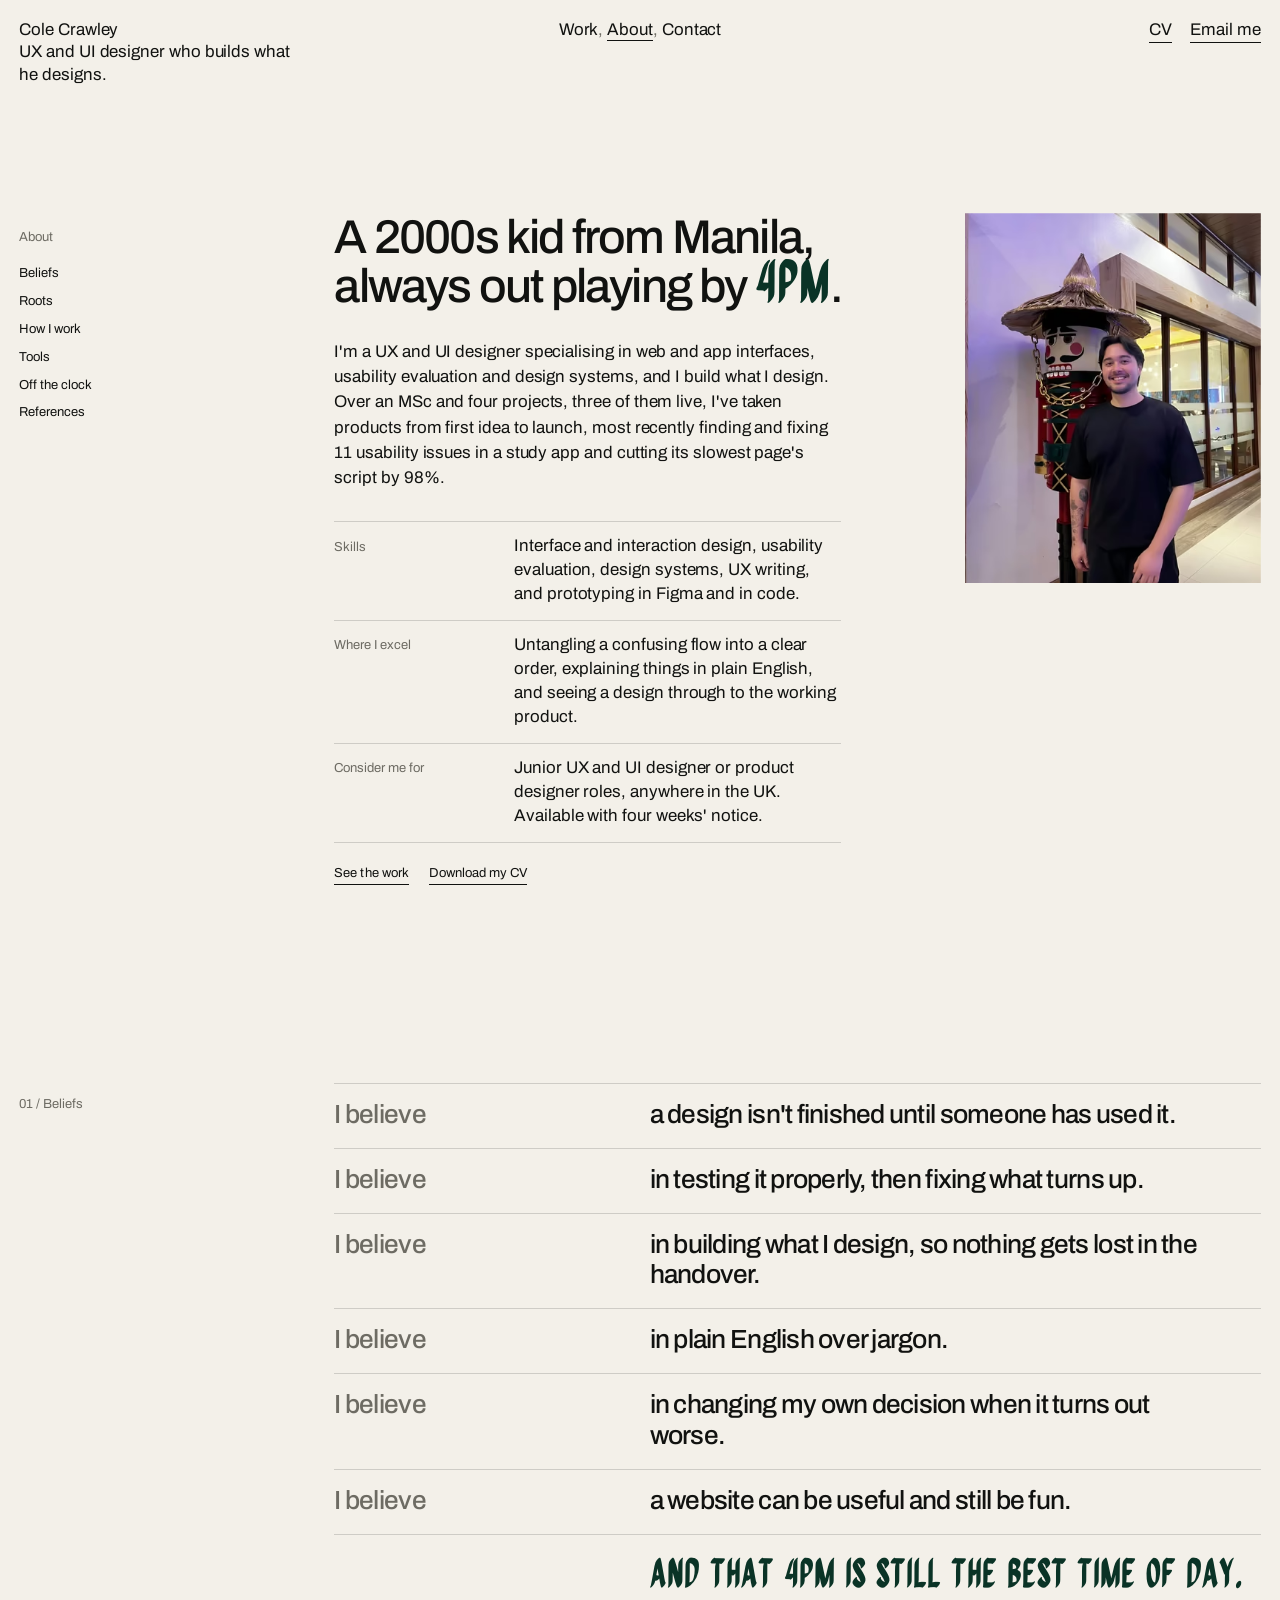
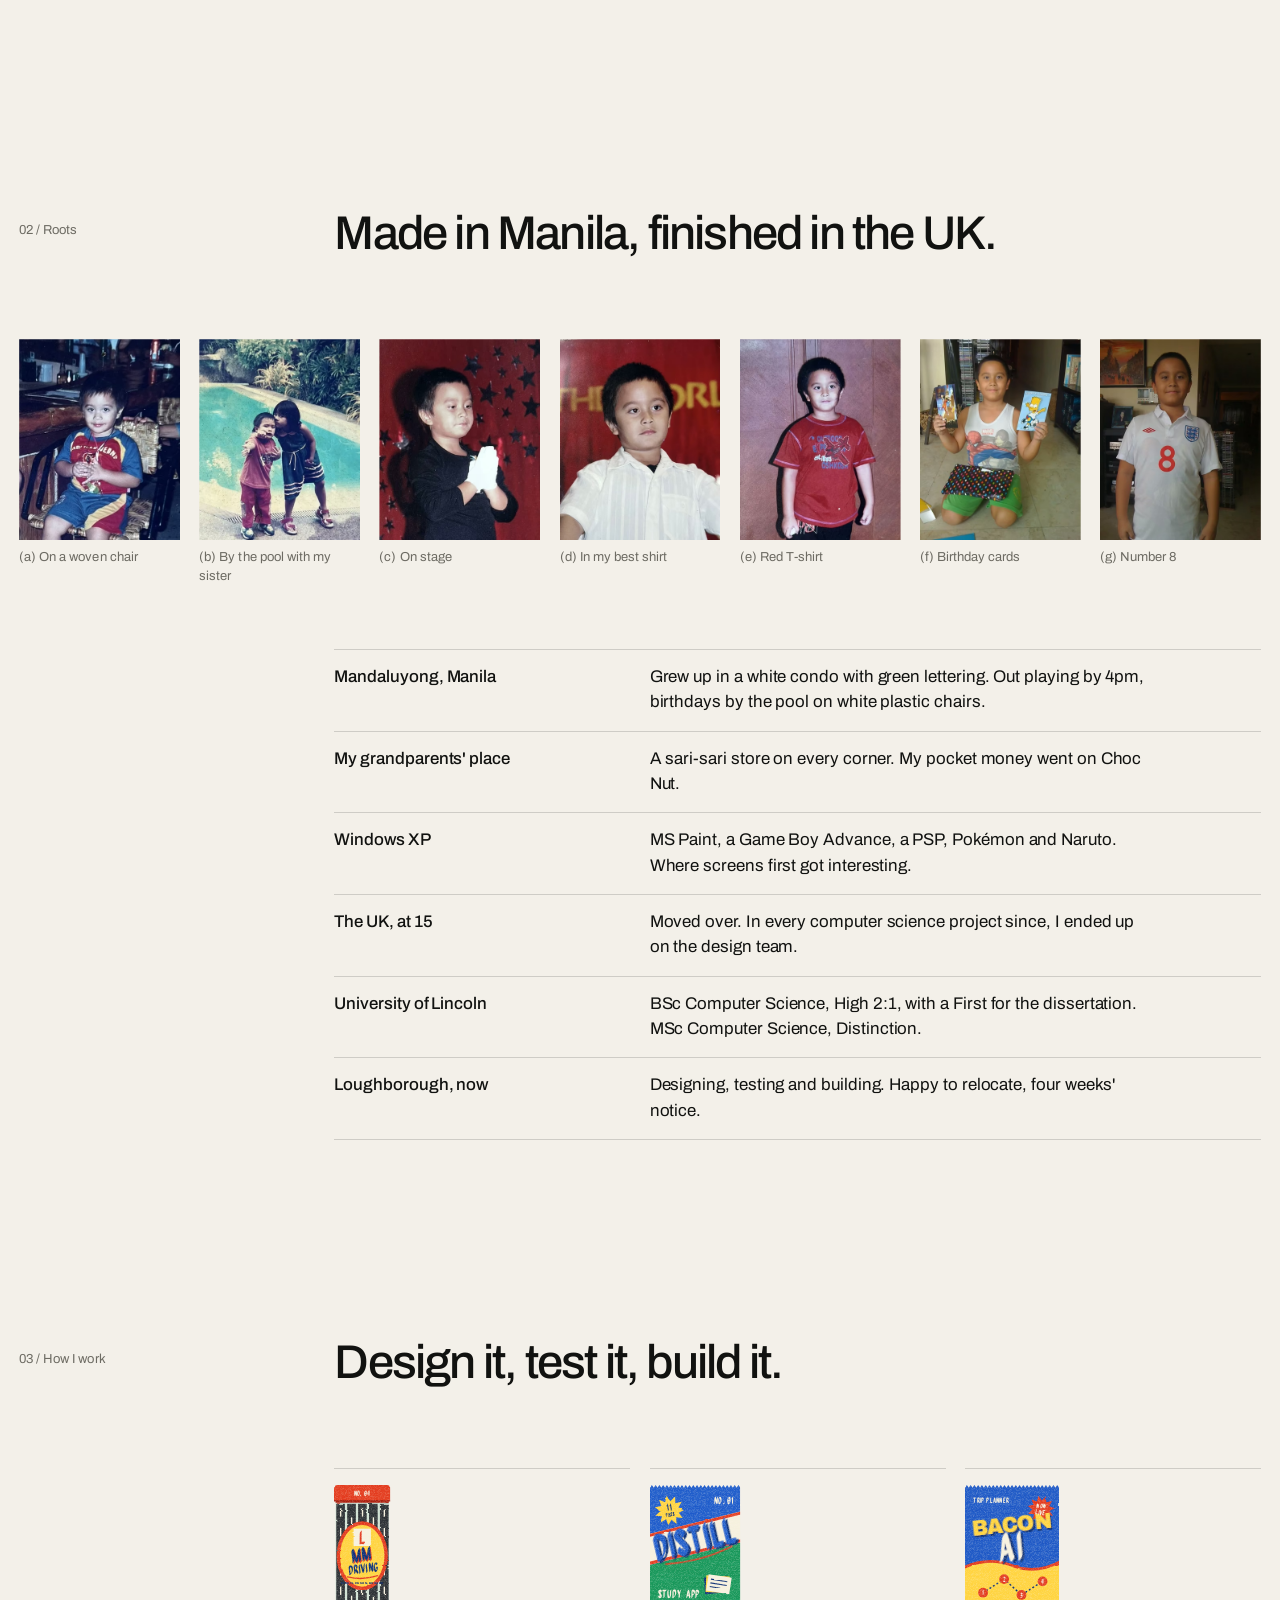
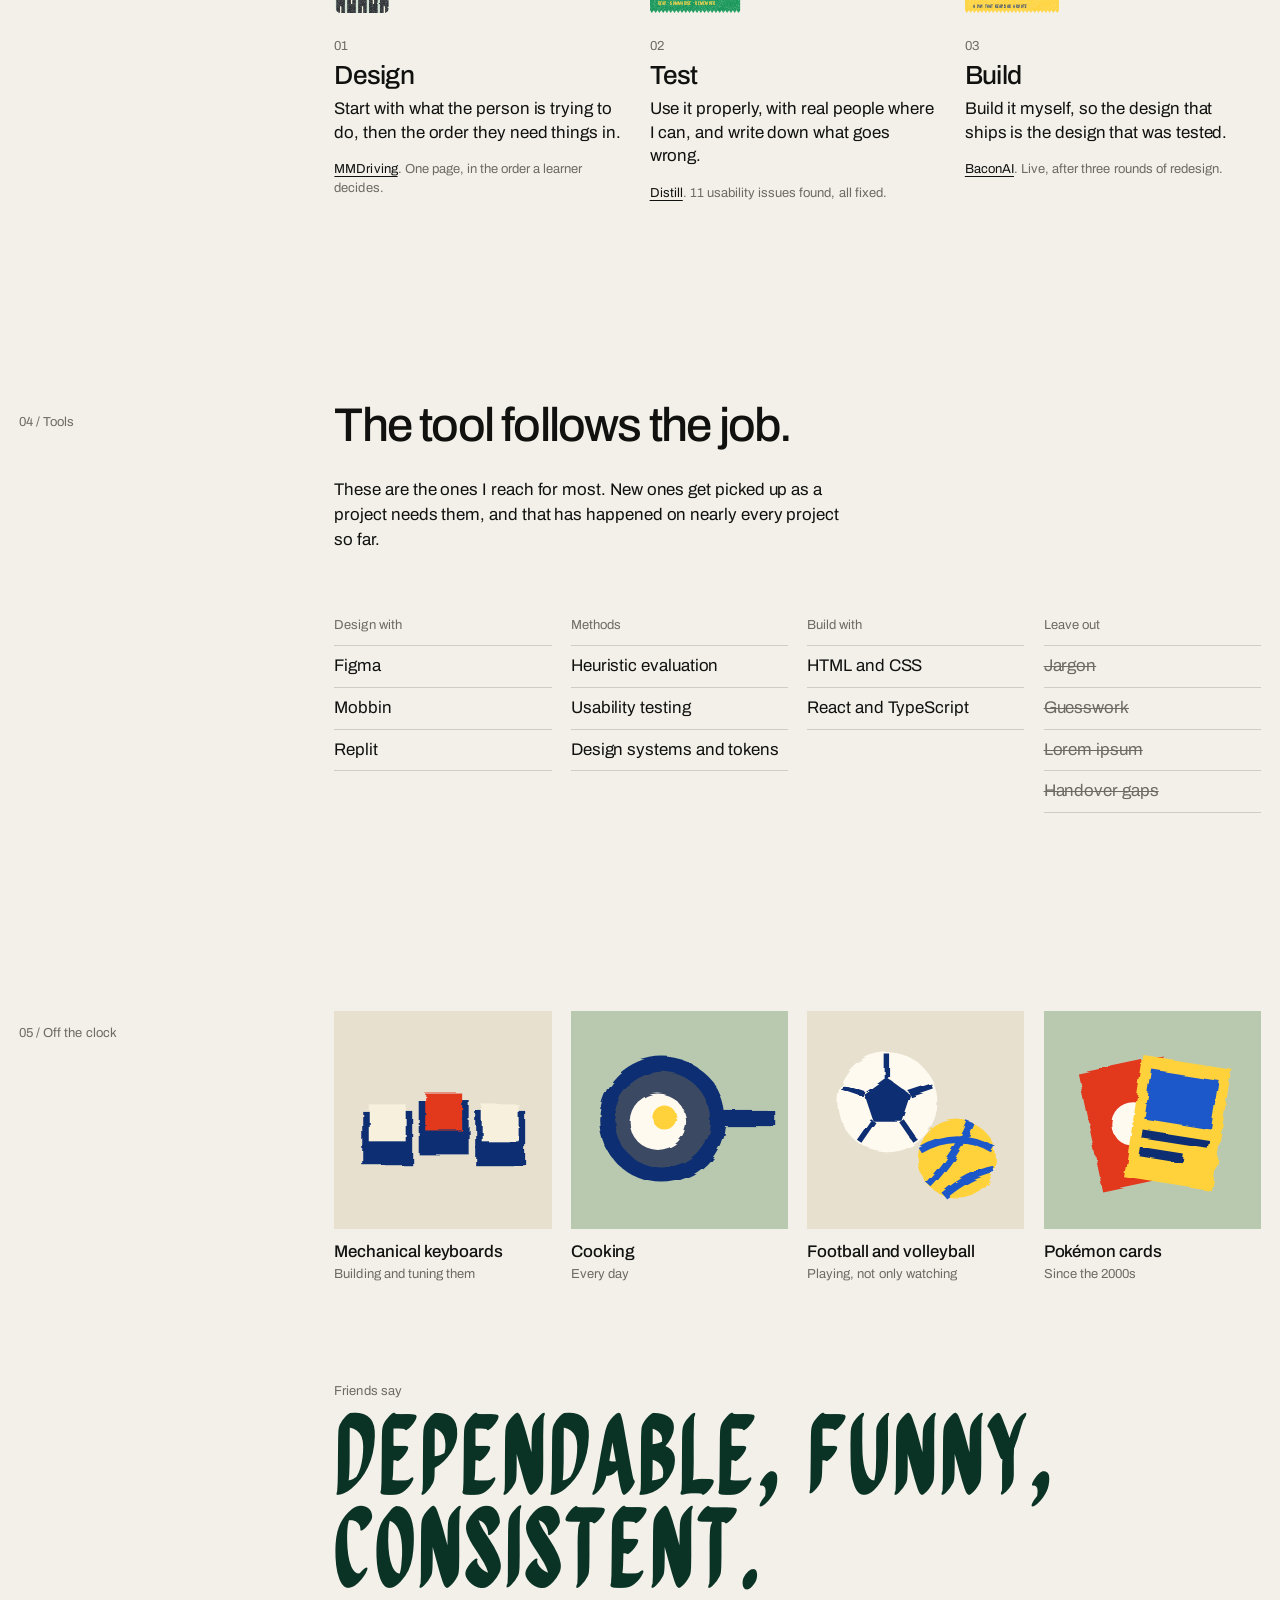
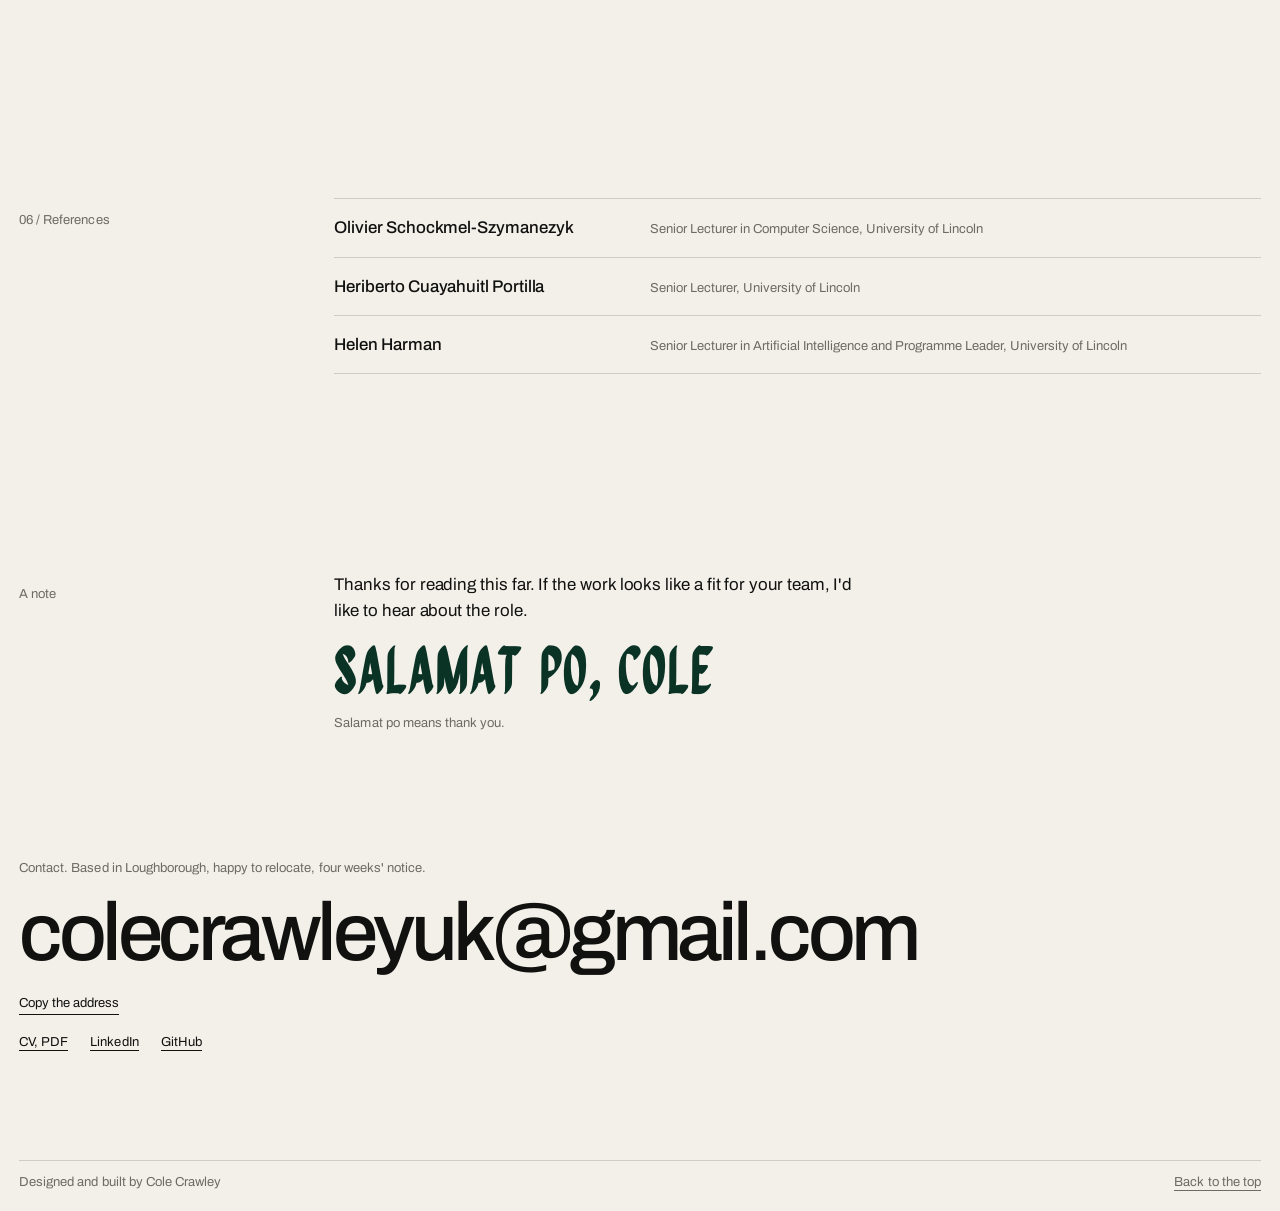
<file: about.html>
<!doctype html>
<html lang="en">
<head>
<meta charset="utf-8">
<meta name="viewport" content="width=device-width, initial-scale=1, viewport-fit=cover">
<meta name="theme-color" content="#f3f0e9">
<link rel="icon" href="favicon.svg" type="image/svg+xml">
<link rel="icon" href="favicon.ico" sizes="32x32">
<link rel="apple-touch-icon" href="apple-touch-icon.png">
<link rel="preload" href="fonts/archivo-latin.woff2" as="font" type="font/woff2" crossorigin>
<link rel="preload" href="fonts/quiapo.woff2" as="font" type="font/woff2" crossorigin>
<link rel="stylesheet" href="styles.css?v=1792433555">
<script>/* Vercel Web Analytics (no cookies), only on the real site, so a local preview never asks for a missing script */
if (/(^|[.])colecrawley[.]com$|vercel[.]app$/.test(location.hostname)) { window.va = window.va || function () { (window.vaq = window.vaq || []).push(arguments); };
var va = document.createElement('script'); va.defer = true; va.src = '/_vercel/insights/script.js'; document.head.appendChild(va); }</script>
<script>/* hide what will animate from the very first frame, so nothing is drawn once and then wiped in again.
If the page's reveal script has not started by the time the page is read, show everything instead. */
(function(d){if(matchMedia('(prefers-reduced-motion: reduce)').matches)return;d.classList.add('js');
document.addEventListener('DOMContentLoaded',function(){if(!window.__reveals)d.classList.remove('js')})})(document.documentElement)</script>
<meta name="description" content="About Cole Crawley: a UX and UI designer from Manila, now in Loughborough, who designs, tests and builds his own work.">
<meta property="og:description" content="About Cole Crawley: a UX and UI designer from Manila, now in Loughborough, who designs, tests and builds his own work.">
<meta property="og:type" content="website">
<link rel="canonical" href="https://colecrawley.com/about.html">
<meta property="og:site_name" content="Cole Crawley">
<meta property="og:title" content="About Cole Crawley">
<meta property="og:url" content="https://colecrawley.com/about.html">
<meta property="og:image" content="https://colecrawley.com/img/og/about.jpg">
<meta property="og:image:width" content="1200">
<meta property="og:image:height" content="630">
<meta name="twitter:card" content="summary_large_image">
<title>About Cole Crawley</title>
</head>
<body class="cs ab" id="top">
<svg width="0" height="0" style="position:absolute" aria-hidden="true"><defs><filter id="wob" x="-5%" y="-5%" width="110%" height="110%"><feTurbulence type="fractalNoise" baseFrequency=".03" numOctaves="2" seed="3"/><feDisplacementMap in="SourceGraphic" scale="2.6"/></filter>
<filter id="wob2" x="-5%" y="-5%" width="110%" height="110%"><feTurbulence type="fractalNoise" baseFrequency=".05" numOctaves="2" seed="9"/><feDisplacementMap in="SourceGraphic" scale="2"/></filter>
<filter id="brush" x="-5%" y="-5%" width="110%" height="110%"><feTurbulence type="fractalNoise" baseFrequency=".018 .09" numOctaves="2" seed="14"/><feDisplacementMap in="SourceGraphic" scale="6"/></filter>
<filter id="streak" x="0" y="0" width="100%" height="100%"><feTurbulence type="fractalNoise" baseFrequency=".012 .5" numOctaves="2" seed="21"/><feColorMatrix type="saturate" values="0"/></filter>
<filter id="ink" x="0" y="0" width="100%" height="100%"><feTurbulence type="fractalNoise" baseFrequency=".85" numOctaves="2" seed="5" result="n"/><feColorMatrix in="n" type="matrix" values="0 0 0 0 0 0 0 0 0 0 0 0 0 0 0 0 0 0 -2.6 1.5" result="a"/><feComposite in="SourceGraphic" in2="a" operator="in"/></filter>
<pattern id="dotsY" width="5" height="5" patternUnits="userSpaceOnUse" patternTransform="rotate(28)"><circle cx="2.5" cy="2.5" r="1" fill="#ffb21a"/></pattern></defs></svg>
<div class="cs-bar" aria-hidden="true"><i></i></div>
<div class="dock" inert><a class="dock-name" href="index.html">Cole Crawley</a><span class="dock-nav"><a href="index.html#work">Work</a>, <a href="about.html" aria-current="page">About</a>, <a href="index.html#contact">Contact</a></span></div>
<a class="skip" href="#main">Skip to the content</a>
<header class="top cs-top">
  <p class="who"><a href="index.html">Cole Crawley</a><br>UX and UI designer who builds what he designs.</p>
  <nav aria-label="Main"><a href="index.html#work">Work</a>, <a href="about.html" aria-current="page">About</a>, <a href="index.html#contact">Contact</a></nav>
  <p class="top-r"><a class="u" href="cv/Cole_Crawley_CV.pdf">CV</a><a class="u" href="mailto:colecrawleyuk@gmail.com">Email me</a></p>
</header>

<main id="main">
<section class="ab-hero">
  <div class="ab-index"><p class="small">About</p><ul class="small"><li><a href="#beliefs">Beliefs</a></li><li><a href="#roots">Roots</a></li><li><a href="#how">How I work</a></li><li><a href="#tools">Tools</a></li><li><a href="#off">Off the clock</a></li><li><a href="#references">References</a></li></ul></div>
  <h1 data-rise><span>A 2000s kid from Manila, always out playing by <b class="hand">4pm</b>.</span></h1>
  <div class="ab-intro">
    <p class="ab-lead">I'm a UX and UI designer specialising in web and app interfaces, usability evaluation and design systems, and I build what I design. Over an MSc and four projects, three of them live, I've taken products from first idea to launch, most recently finding and fixing 11 usability issues in a study app and cutting its slowest page's script by 98%.</p>
    <dl class="ab-fit">
      <div><dt>Skills</dt><dd>Interface and interaction design, usability evaluation, design systems, UX writing, and prototyping in Figma and in code.</dd></div>
      <div><dt>Where I excel</dt><dd>Untangling a confusing flow into a clear order, explaining things in plain English, and seeing a design through to the working product.</dd></div>
      <div><dt>Consider me for</dt><dd>Junior UX and UI designer or product designer roles, anywhere in the UK. Available with four weeks' notice.</dd></div>
    </dl>
    <p class="small ab-go"><a class="u" href="index.html#work">See the work</a><a class="u" href="cv/Cole_Crawley_CV.pdf">Download my CV</a></p>
  </div>
  <figure class="ab-portrait" data-wipe><picture class="ph" style="background-image:url([data-uri])"><source type="image/avif" srcset="img/r/about-now-400.avif?v=1792433555 400w, img/r/about-now-640.avif?v=1792433555 640w, img/r/about-now-960.avif?v=1792433555 960w, img/r/about-now-1280.avif?v=1792433555 1280w, img/r/about-now-1600.avif?v=1792433555 1600w" sizes="(max-width: 820px) 100vw, 24vw"><img src="img/r/about-now-1280.webp?v=1792433555" srcset="img/r/about-now-400.webp?v=1792433555 400w, img/r/about-now-640.webp?v=1792433555 640w, img/r/about-now-960.webp?v=1792433555 960w, img/r/about-now-1280.webp?v=1792433555 1280w, img/r/about-now-1600.webp?v=1792433555 1600w" sizes="(max-width: 820px) 100vw, 24vw" alt="Cole now, smiling, in a black T-shirt" width="1600" height="2000" data-fallback="img/r/about-now-1280.webp?v=1792433555" fetchpriority="high" decoding="async"></picture></figure>
</section>

<section class="ab-sec" id="beliefs">
  <p class="small">01 / Beliefs</p>
  <ol class="ab-beliefs"><li><span>I believe</span> <em>a design isn't finished until someone has used it.</em></li><li><span>I believe</span> <em>in testing it properly, then fixing what turns up.</em></li><li><span>I believe</span> <em>in building what I design, so nothing gets lost in the handover.</em></li><li><span>I believe</span> <em>in plain English over jargon.</em></li><li><span>I believe</span> <em>in changing my own decision when it turns out worse.</em></li><li><span>I believe</span> <em>a website can be useful and still be fun.</em></li><li class="ab-last"><b class="hand">And that 4pm is still the best time of day.</b></li></ol>
</section>

<section class="ab-sec" id="roots">
  <p class="small">02 / Roots</p>
  <h2 data-rise><span>Made in Manila, finished in the UK.</span></h2>
  <ul class="ab-strip" aria-label="Childhood photos"><li data-wipe style="--i:0"><picture class="ph" style="background-image:url([data-uri])"><source type="image/avif" srcset="img/r/roots-1-400.avif?v=1792433555 400w, img/r/roots-1-463.avif?v=1792433555 463w" sizes="(max-width: 820px) 62vw, 13vw"><img src="img/r/roots-1-463.webp?v=1792433555" srcset="img/r/roots-1-400.webp?v=1792433555 400w, img/r/roots-1-463.webp?v=1792433555 463w" sizes="(max-width: 820px) 62vw, 13vw" alt="Cole as a child: on a woven chair" width="463" height="578" data-fallback="img/r/roots-1-463.webp?v=1792433555" decoding="async"></picture><span class="small">(a) On a woven chair</span></li><li data-wipe style="--i:1"><picture class="ph" style="background-image:url([data-uri])"><source type="image/avif" srcset="img/r/roots-2-400.avif?v=1792433555 400w, img/r/roots-2-601.avif?v=1792433555 601w" sizes="(max-width: 820px) 62vw, 13vw"><img src="img/r/roots-2-601.webp?v=1792433555" srcset="img/r/roots-2-400.webp?v=1792433555 400w, img/r/roots-2-601.webp?v=1792433555 601w" sizes="(max-width: 820px) 62vw, 13vw" alt="Cole as a child: by the pool with my sister" width="601" height="751" data-fallback="img/r/roots-2-601.webp?v=1792433555" decoding="async"></picture><span class="small">(b) By the pool with my sister</span></li><li data-wipe style="--i:2"><picture class="ph" style="background-image:url([data-uri])"><source type="image/avif" srcset="img/r/roots-3-400.avif?v=1792433555 400w, img/r/roots-3-555.avif?v=1792433555 555w" sizes="(max-width: 820px) 62vw, 13vw"><img src="img/r/roots-3-555.webp?v=1792433555" srcset="img/r/roots-3-400.webp?v=1792433555 400w, img/r/roots-3-555.webp?v=1792433555 555w" sizes="(max-width: 820px) 62vw, 13vw" alt="Cole as a child: on stage" width="555" height="693" data-fallback="img/r/roots-3-555.webp?v=1792433555" decoding="async"></picture><span class="small">(c) On stage</span></li><li data-wipe style="--i:3"><picture class="ph" style="background-image:url([data-uri])"><source type="image/avif" srcset="img/r/roots-4-400.avif?v=1792433555 400w, img/r/roots-4-640.avif?v=1792433555 640w, img/r/roots-4-800.avif?v=1792433555 800w" sizes="(max-width: 820px) 62vw, 13vw"><img src="img/r/roots-4-800.webp?v=1792433555" srcset="img/r/roots-4-400.webp?v=1792433555 400w, img/r/roots-4-640.webp?v=1792433555 640w, img/r/roots-4-800.webp?v=1792433555 800w" sizes="(max-width: 820px) 62vw, 13vw" alt="Cole as a child: in my best shirt" width="800" height="1000" data-fallback="img/r/roots-4-800.webp?v=1792433555" decoding="async"></picture><span class="small">(d) In my best shirt</span></li><li data-wipe style="--i:4"><picture class="ph" style="background-image:url([data-uri])"><source type="image/avif" srcset="img/r/roots-5-400.avif?v=1792433555 400w, img/r/roots-5-640.avif?v=1792433555 640w, img/r/roots-5-800.avif?v=1792433555 800w" sizes="(max-width: 820px) 62vw, 13vw"><img src="img/r/roots-5-800.webp?v=1792433555" srcset="img/r/roots-5-400.webp?v=1792433555 400w, img/r/roots-5-640.webp?v=1792433555 640w, img/r/roots-5-800.webp?v=1792433555 800w" sizes="(max-width: 820px) 62vw, 13vw" alt="Cole as a child: red t-shirt" width="800" height="1000" data-fallback="img/r/roots-5-800.webp?v=1792433555" decoding="async"></picture><span class="small">(e) Red T-shirt</span></li><li data-wipe style="--i:5"><picture class="ph" style="background-image:url([data-uri])"><source type="image/avif" srcset="img/r/roots-6-400.avif?v=1792433555 400w, img/r/roots-6-640.avif?v=1792433555 640w, img/r/roots-6-800.avif?v=1792433555 800w" sizes="(max-width: 820px) 62vw, 13vw"><img src="img/r/roots-6-800.webp?v=1792433555" srcset="img/r/roots-6-400.webp?v=1792433555 400w, img/r/roots-6-640.webp?v=1792433555 640w, img/r/roots-6-800.webp?v=1792433555 800w" sizes="(max-width: 820px) 62vw, 13vw" alt="Cole as a child: birthday cards" width="800" height="1000" data-fallback="img/r/roots-6-800.webp?v=1792433555" decoding="async"></picture><span class="small">(f) Birthday cards</span></li><li data-wipe style="--i:6"><picture class="ph" style="background-image:url([data-uri])"><source type="image/avif" srcset="img/r/roots-7-400.avif?v=1792433555 400w, img/r/roots-7-640.avif?v=1792433555 640w, img/r/roots-7-800.avif?v=1792433555 800w" sizes="(max-width: 820px) 62vw, 13vw"><img src="img/r/roots-7-800.webp?v=1792433555" srcset="img/r/roots-7-400.webp?v=1792433555 400w, img/r/roots-7-640.webp?v=1792433555 640w, img/r/roots-7-800.webp?v=1792433555 800w" sizes="(max-width: 820px) 62vw, 13vw" alt="Cole as a child: number 8" width="800" height="1000" data-fallback="img/r/roots-7-800.webp?v=1792433555" decoding="async"></picture><span class="small">(g) Number 8</span></li></ul>
  <dl class="ab-roots"><div><dt>Mandaluyong, Manila</dt><dd>Grew up in a white condo with green lettering. Out playing by 4pm, birthdays by the pool on white plastic chairs.</dd></div><div><dt>My grandparents' place</dt><dd>A sari-sari store on every corner. My pocket money went on Choc Nut.</dd></div><div><dt>Windows XP</dt><dd>MS Paint, a Game Boy Advance, a PSP, Pokémon and Naruto. Where screens first got interesting.</dd></div><div><dt>The UK, at 15</dt><dd>Moved over. In every computer science project since, I ended up on the design team.</dd></div><div><dt>University of Lincoln</dt><dd>BSc Computer Science, High 2:1, with a First for the dissertation. MSc Computer Science, Distinction.</dd></div><div><dt>Loughborough, now</dt><dd>Designing, testing and building. Happy to relocate, four weeks' notice.</dd></div></dl>
</section>

<section class="ab-sec" id="how">
  <p class="small">03 / How I work</p>
  <h2 data-rise><span>Design it, test it, build it.</span></h2>
  <ol class="ab-how"><li><a href="mm.html"><span class="ab-pack"><svg class="pack-art" style="--ar:0.4412" viewBox="0 0 150 340" role="img" aria-hidden="true"><defs><clipPath id="c-mm"><path d="M10 0 h130 q10 0 10 10 v34 h-4 v280 q0 16 -16 16 h-110 q-16 0 -16 -16 v-280 h-4 v-34 q0 -10 10 -10z"/></clipPath></defs><g clip-path="url(#c-mm)"><g filter="url(#brush)"><rect width="150" height="340" fill="#cfe0d2"/><rect x="6" y="50" width="23" height="290" fill="#2b2f33"/><rect x="16" y="62" width="3.5" height="22" fill="#f6f0dd"/><rect x="16" y="114" width="3.5" height="22" fill="#f6f0dd"/><rect x="16" y="166" width="3.5" height="22" fill="#f6f0dd"/><rect x="16" y="218" width="3.5" height="22" fill="#f6f0dd"/><rect x="16" y="270" width="3.5" height="22" fill="#f6f0dd"/><rect x="16" y="322" width="3.5" height="22" fill="#f6f0dd"/><rect x="35" y="50" width="23" height="290" fill="#2b2f33"/><rect x="45" y="86" width="3.5" height="22" fill="#f6f0dd"/><rect x="45" y="138" width="3.5" height="22" fill="#f6f0dd"/><rect x="45" y="190" width="3.5" height="22" fill="#f6f0dd"/><rect x="45" y="242" width="3.5" height="22" fill="#f6f0dd"/><rect x="45" y="294" width="3.5" height="22" fill="#f6f0dd"/><rect x="64" y="50" width="23" height="290" fill="#2b2f33"/><rect x="74" y="62" width="3.5" height="22" fill="#f6f0dd"/><rect x="74" y="114" width="3.5" height="22" fill="#f6f0dd"/><rect x="74" y="166" width="3.5" height="22" fill="#f6f0dd"/><rect x="74" y="218" width="3.5" height="22" fill="#f6f0dd"/><rect x="74" y="270" width="3.5" height="22" fill="#f6f0dd"/><rect x="74" y="322" width="3.5" height="22" fill="#f6f0dd"/><rect x="93" y="50" width="23" height="290" fill="#2b2f33"/><rect x="103" y="86" width="3.5" height="22" fill="#f6f0dd"/><rect x="103" y="138" width="3.5" height="22" fill="#f6f0dd"/><rect x="103" y="190" width="3.5" height="22" fill="#f6f0dd"/><rect x="103" y="242" width="3.5" height="22" fill="#f6f0dd"/><rect x="103" y="294" width="3.5" height="22" fill="#f6f0dd"/><rect x="122" y="50" width="23" height="290" fill="#2b2f33"/><rect x="132" y="62" width="3.5" height="22" fill="#f6f0dd"/><rect x="132" y="114" width="3.5" height="22" fill="#f6f0dd"/><rect x="132" y="166" width="3.5" height="22" fill="#f6f0dd"/><rect x="132" y="218" width="3.5" height="22" fill="#f6f0dd"/><rect x="132" y="270" width="3.5" height="22" fill="#f6f0dd"/><rect x="132" y="322" width="3.5" height="22" fill="#f6f0dd"/><rect width="150" height="46" fill="#e2371f"/><rect y="40" width="150" height="7" fill="#a81e10"/>
<ellipse cx="75" cy="188" rx="68" ry="92" fill="#e2371f"/><ellipse cx="75" cy="188" rx="59" ry="82" fill="#ffd23a"/>
<rect x="52" y="116" width="46" height="46" fill="#f6f0dd"/></g>
<g filter="url(#wob2)"><text x="75" y="156" text-anchor="middle" fill="#e2371f" style="font:400 48px Quiapo;letter-spacing:.6px" >L</text>
<g transform="rotate(-7 75 200)"><text x="77" y="206" text-anchor="middle" fill="#e2371f" style="font:400 50px Quiapo;letter-spacing:.6px" >MM</text><text x="75" y="203" text-anchor="middle" fill="#0e2f73" style="font:400 50px Quiapo;letter-spacing:.6px" >MM</text><text x="75" y="234" text-anchor="middle" fill="#0e2f73" style="font:400 33px Quiapo;letter-spacing:.6px" >DRIVING</text></g>
<path d="M36 244 q40 10 80 -3" fill="none" stroke="#e2371f" stroke-width="3.4" stroke-linecap="round"/>
<text x="75" y="30" text-anchor="middle" fill="#f6f0dd" style="font:400 20px Quiapo;letter-spacing:.6px" >NO. 04</text><text x="75" y="262" text-anchor="middle" fill="#0e2f73" style="font:900 7px Archivo;letter-spacing:1.2px">FIRST LESSON, BOOKED</text></g><rect width="150" height="340" filter="url(#streak)" opacity=".45" style="mix-blend-mode:soft-light"/><rect width="150" height="340" fill="#fbf7ea" filter="url(#ink)" opacity="0.2"/></g></svg></span><span class="small">01</span><b>Design</b><span class="ab-p">Start with what the person is trying to do, then the order they need things in.</span><span class="small ab-ev"><u>MMDriving</u>. One page, in the order a learner decides.</span></a></li><li><a href="distill.html"><span class="ab-pack"><svg class="pack-art" style="--ar:0.7059" viewBox="0 0 240 340" role="img" aria-hidden="true"><defs><clipPath id="c-distill"><path d="M0 7 L5.0 0 L10.0 7 L15.0 0 L20.0 7 L25.0 0 L30.0 7 L35.0 0 L40.0 7 L45.0 0 L50.0 7 L55.0 0 L60.0 7 L65.0 0 L70.0 7 L75.0 0 L80.0 7 L85.0 0 L90.0 7 L95.0 0 L100.0 7 L105.0 0 L110.0 7 L115.0 0 L120.0 7 L125.0 0 L130.0 7 L135.0 0 L140.0 7 L145.0 0 L150.0 7 L155.0 0 L160.0 7 L165.0 0 L170.0 7 L175.0 0 L180.0 7 L185.0 0 L190.0 7 L195.0 0 L200.0 7 L205.0 0 L210.0 7 L215.0 0 L220.0 7 L225.0 0 L230.0 7 L235.0 0 L240.0 7 L240 333 L235.0 340 L230.0 333 L225.0 340 L220.0 333 L215.0 340 L210.0 333 L205.0 340 L200.0 333 L195.0 340 L190.0 333 L185.0 340 L180.0 333 L175.0 340 L170.0 333 L165.0 340 L160.0 333 L155.0 340 L150.0 333 L145.0 340 L140.0 333 L135.0 340 L130.0 333 L125.0 340 L120.0 333 L115.0 340 L110.0 333 L105.0 340 L100.0 333 L95.0 340 L90.0 333 L85.0 340 L80.0 333 L75.0 340 L70.0 333 L65.0 340 L60.0 333 L55.0 340 L50.0 333 L45.0 340 L40.0 333 L35.0 340 L30.0 333 L25.0 340 L20.0 333 L15.0 340 L10.0 333 L5.0 340 L0.0 333 Z"/></clipPath></defs><g clip-path="url(#c-distill)"><g filter="url(#brush)"><rect width="240" height="340" fill="#1f58c9"/><path d="M-10 214 L250 150 L250 350 L-10 350Z" fill="#159457"/>
<path d="M-10 132 L250 68 L250 150 L-10 214Z" fill="#f6f0dd"/><path d="M-10 132 L250 68 L250 76 L-10 140Z" fill="#e2371f"/><path d="M-10 206 L250 142 L250 150 L-10 214Z" fill="#e2371f"/>
<polygon points="66.5,30.7 67.3,48.2 84.3,44.5 75.5,59.6 91.9,65.7 76.4,73.7 86.8,87.7 69.4,85.9 70.7,103.4 57.0,92.5 48.6,107.9 42.9,91.3 27.6,99.7 31.8,82.7 14.3,81.5 27.0,69.4 13.0,59.0 30.2,55.7 24.1,39.3 40.3,45.9 44.0,28.8 54.1,43.1" fill="#ffd23a"/>
<g transform="translate(150 236) rotate(9)"><rect x="-8" y="10" width="62" height="44" fill="#0e2f73" transform="rotate(-14)"/><rect x="0" y="4" width="62" height="44" fill="#ffd23a" transform="rotate(-6)"/><rect x="6" y="0" width="62" height="44" fill="#f6f0dd"/><path d="M14 12 h44 M14 22 h44 M14 32 h28" stroke="#0e2f73" stroke-width="3" fill="none"/></g></g>
<g transform="rotate(-13.8 120 150)" filter="url(#wob2)"><text x="125" y="183" text-anchor="middle" fill="#0e2f73" style="font:400 96px Quiapo;letter-spacing:.6px" >DISTILL</text><text x="120" y="178" text-anchor="middle" fill="#1f58c9" style="font:400 96px Quiapo;letter-spacing:.6px" >DISTILL</text>
<path d="M30 190 q90 16 182 -4" fill="none" stroke="#e2371f" stroke-width="4" stroke-linecap="round"/></g>
<g filter="url(#wob2)"><g transform="rotate(-10 52 68)"><text x="52" y="68" text-anchor="middle" fill="#0e2f73" style="font:400 26px Quiapo;letter-spacing:.6px" >11</text><text x="52" y="84" text-anchor="middle" fill="#0e2f73" style="font:400 14px Quiapo;letter-spacing:.6px" >FIXES</text></g>
<text x="222" y="50" text-anchor="end" fill="#f6f0dd" style="font:400 26px Quiapo;letter-spacing:.6px" >NO. 01</text><text x="20" y="300" text-anchor="start" fill="#f6f0dd" style="font:400 30px Quiapo;letter-spacing:.6px" >STUDY APP</text><text x="20" y="318" text-anchor="start" fill="#ffd23a" style="font:400 14px Quiapo;letter-spacing:.6px" >READ · SUMMARISE · REMEMBER</text></g><rect width="240" height="340" filter="url(#streak)" opacity=".45" style="mix-blend-mode:soft-light"/><rect width="240" height="340" fill="#fbf7ea" filter="url(#ink)" opacity="0.22"/></g></svg></span><span class="small">02</span><b>Test</b><span class="ab-p">Use it properly, with real people where I can, and write down what goes wrong.</span><span class="small ab-ev"><u>Distill</u>. 11 usability issues found, all fixed.</span></a></li><li><a href="bacon.html"><span class="ab-pack"><svg class="pack-art" style="--ar:0.7353" viewBox="0 0 250 340" role="img" aria-hidden="true"><defs><clipPath id="c-bacon"><path d="M0 7 L5.0 0 L10.0 7 L15.0 0 L20.0 7 L25.0 0 L30.0 7 L35.0 0 L40.0 7 L45.0 0 L50.0 7 L55.0 0 L60.0 7 L65.0 0 L70.0 7 L75.0 0 L80.0 7 L85.0 0 L90.0 7 L95.0 0 L100.0 7 L105.0 0 L110.0 7 L115.0 0 L120.0 7 L125.0 0 L130.0 7 L135.0 0 L140.0 7 L145.0 0 L150.0 7 L155.0 0 L160.0 7 L165.0 0 L170.0 7 L175.0 0 L180.0 7 L185.0 0 L190.0 7 L195.0 0 L200.0 7 L205.0 0 L210.0 7 L215.0 0 L220.0 7 L225.0 0 L230.0 7 L235.0 0 L240.0 7 L245.0 0 L250.0 7 L250 333 L245.0 340 L240.0 333 L235.0 340 L230.0 333 L225.0 340 L220.0 333 L215.0 340 L210.0 333 L205.0 340 L200.0 333 L195.0 340 L190.0 333 L185.0 340 L180.0 333 L175.0 340 L170.0 333 L165.0 340 L160.0 333 L155.0 340 L150.0 333 L145.0 340 L140.0 333 L135.0 340 L130.0 333 L125.0 340 L120.0 333 L115.0 340 L110.0 333 L105.0 340 L100.0 333 L95.0 340 L90.0 333 L85.0 340 L80.0 333 L75.0 340 L70.0 333 L65.0 340 L60.0 333 L55.0 340 L50.0 333 L45.0 340 L40.0 333 L35.0 340 L30.0 333 L25.0 340 L20.0 333 L15.0 340 L10.0 333 L5.0 340 L0.0 333 Z"/></clipPath></defs><g clip-path="url(#c-bacon)"><g filter="url(#brush)"><rect width="250" height="340" fill="#1b55c4"/><path d="M-10 222 q70 -34 135 -8 t135 -14 V350 H-10Z" fill="#ffd23a"/>
<path d="M-10 222 q70 -34 135 -8 t135 -14" fill="none" stroke="#e2371f" stroke-width="7"/><polygon points="215.0,30.4 216.0,45.8 231.1,42.8 223.7,56.3 237.9,61.9 224.4,69.2 233.4,81.7 218.0,80.5 218.8,95.8 206.6,86.5 198.9,99.9 193.7,85.4 180.0,92.5 183.4,77.5 168.1,76.1 179.0,65.3 166.9,55.9 182.0,52.7 176.9,38.2 191.3,43.7 194.8,28.7 204.0,41.1" fill="#e2371f"/></g>
<g transform="rotate(-6 120 140)" filter="url(#wob2)">
<text x="25" y="131" fill="#0e2f73" style="font:900 58px Archivo;font-stretch:96%;letter-spacing:-2px">BACON</text>
<text x="20" y="126" fill="#ffd23a" style="font:900 58px Archivo;font-stretch:96%;letter-spacing:-2px">BACON</text>
<text x="92" y="207" text-anchor="start" fill="#0e2f73" style="font:400 104px Quiapo;letter-spacing:.6px" >AI</text><text x="86" y="201" text-anchor="start" fill="#f6f0dd" style="font:400 104px Quiapo;letter-spacing:.6px" >AI</text></g>
<g filter="url(#wob2)"><path d="M48 286 L104 250 L150 292 L206 256" fill="none" stroke="#0e2f73" stroke-width="4" stroke-dasharray="2 9" stroke-linecap="round"/><circle cx="48" cy="286" r="13" fill="#e2371f"/><text x="48" y="293" text-anchor="middle" fill="#f6f0dd" style="font:400 19px Quiapo;letter-spacing:.6px" >1</text><circle cx="104" cy="250" r="13" fill="#e2371f"/><text x="104" y="257" text-anchor="middle" fill="#f6f0dd" style="font:400 19px Quiapo;letter-spacing:.6px" >2</text><circle cx="150" cy="292" r="13" fill="#e2371f"/><text x="150" y="299" text-anchor="middle" fill="#f6f0dd" style="font:400 19px Quiapo;letter-spacing:.6px" >3</text><circle cx="206" cy="256" r="13" fill="#e2371f"/><text x="206" y="263" text-anchor="middle" fill="#f6f0dd" style="font:400 19px Quiapo;letter-spacing:.6px" >4</text>
<g transform="rotate(9 202 64)"><text x="202" y="62" text-anchor="middle" fill="#f6f0dd" style="font:400 17px Quiapo;letter-spacing:.6px" >NOW</text><text x="202" y="80" text-anchor="middle" fill="#f6f0dd" style="font:400 19px Quiapo;letter-spacing:.6px" >LIVE</text></g>
<text x="22" y="48" text-anchor="start" fill="#f6f0dd" style="font:400 20px Quiapo;letter-spacing:.6px" >TRIP PLANNER</text><text x="22" y="326" text-anchor="start" fill="#0e2f73" style="font:400 13px Quiapo;letter-spacing:.6px" >A DAY THAT READS AS A ROUTE</text></g><rect width="250" height="340" filter="url(#streak)" opacity=".45" style="mix-blend-mode:soft-light"/><rect width="250" height="340" fill="#fbf7ea" filter="url(#ink)" opacity="0.22"/></g></svg></span><span class="small">03</span><b>Build</b><span class="ab-p">Build it myself, so the design that ships is the design that was tested.</span><span class="small ab-ev"><u>BaconAI</u>. Live, after three rounds of redesign.</span></a></li></ol>
</section>

<section class="ab-sec" id="tools">
  <p class="small">04 / Tools</p>
  <h2 data-rise><span>The tool follows the job.</span></h2>
  <div class="cs-text"><p>These are the ones I reach for most. New ones get picked up as a project needs them, and that has happened on nearly every project so far.</p></div>
  <div class="ab-lists"><div class="ab-list"><p class="small">Design with</p><ul><li>Figma</li><li>Mobbin</li><li>Replit</li></ul></div><div class="ab-list"><p class="small">Methods</p><ul><li>Heuristic evaluation</li><li>Usability testing</li><li>Design systems and tokens</li></ul></div><div class="ab-list"><p class="small">Build with</p><ul><li>HTML and CSS</li><li>React and TypeScript</li></ul></div><div class="ab-list"><p class="small">Leave out</p><ul><li>Jargon</li><li>Guesswork</li><li>Lorem ipsum</li><li>Handover gaps</li></ul></div></div>
</section>

<section class="ab-sec" id="off">
  <p class="small">05 / Off the clock</p>
  <ul class="ab-off"><li><span class="ab-tile"><svg class="draw" viewBox="0 0 200 200" role="img" aria-hidden="true"><g filter="url(#brush)"><rect x="26" y="92" width="46" height="50" fill="#0e2f73"/><rect x="32" y="86" width="34" height="34" fill="#f6f0dd"/><rect x="78" y="82" width="46" height="50" fill="#0e2f73"/><rect x="84" y="76" width="34" height="34" fill="#e2371f"/><rect x="130" y="92" width="46" height="50" fill="#0e2f73"/><rect x="136" y="86" width="34" height="34" fill="#f6f0dd"/></g></svg></span><b>Mechanical keyboards</b><span class="small">Building and tuning them</span></li><li><span class="ab-tile"><svg class="draw" viewBox="0 0 200 200" role="img" aria-hidden="true"><g filter="url(#brush)"><rect x="118" y="92" width="70" height="14" fill="#0e2f73"/><circle cx="84" cy="100" r="58" fill="#0e2f73"/><circle cx="84" cy="100" r="44" fill="#3a4a63"/><circle cx="80" cy="102" r="26" fill="#fffaf0"/><circle cx="86" cy="98" r="11" fill="#ffd23a"/></g></svg></span><b>Cooking</b><span class="small">Every day</span></li><li><span class="ab-tile"><svg class="draw" viewBox="0 0 200 200" role="img" aria-hidden="true"><g filter="url(#brush)"><circle cx="74" cy="84" r="46" fill="#fffaf0"/><path d="M74 62 L95 77 L87 101 H61 L53 77 Z" fill="#0e2f73"/><path d="M74 62 V40 M95 77 L116 70 M87 101 L100 120 M61 101 L48 120 M53 77 L32 70" stroke="#0e2f73" stroke-width="5" fill="none"/><circle cx="138" cy="136" r="36" fill="#ffd23a"/><path d="M104 128 Q138 108 172 128 M112 160 Q138 132 150 102 M126 170 Q150 150 172 146" stroke="#1f58c9" stroke-width="7" fill="none"/></g></svg></span><b>Football and volleyball</b><span class="small">Playing, not only watching</span></li><li><span class="ab-tile"><svg class="draw" viewBox="0 0 200 200" role="img" aria-hidden="true"><g filter="url(#brush)"><g transform="rotate(-12 82 104)"><rect x="42" y="48" width="80" height="112" fill="#e2371f"/><circle cx="82" cy="104" r="20" fill="#fffaf0"/></g><g transform="rotate(9 122 104)"><rect x="82" y="46" width="82" height="114" fill="#ffd23a"/><rect x="92" y="58" width="62" height="46" fill="#1f58c9"/><rect x="92" y="114" width="62" height="8" fill="#0e2f73"/><rect x="92" y="130" width="40" height="8" fill="#0e2f73"/></g></g></svg></span><b>Pokémon cards</b><span class="small">Since the 2000s</span></li></ul>
  <p class="ab-say"><span class="small">Friends say</span><b class="hand">Dependable, funny, consistent.</b></p>
</section>

<section class="ab-sec" id="references">
  <p class="small">06 / References</p>
  <ul class="ab-refs">
    <li><b>Olivier Schockmel-Szymanezyk</b><span>Senior Lecturer in Computer Science, University of Lincoln</span></li>
    <li><b>Heriberto Cuayahuitl Portilla</b><span>Senior Lecturer, University of Lincoln</span></li>
    <li><b>Helen Harman</b><span>Senior Lecturer in Artificial Intelligence and Programme Leader, University of Lincoln</span></li>
  </ul>
</section>

<section class="ab-sec ab-note">
  <p class="small">A note</p>
  <div class="cs-text">
    <p>Thanks for reading this far. If the work looks like a fit for your team, I'd like to hear about the role.</p>
    <p class="ab-sign"><b class="hand">Salamat po, Cole</b><span class="small">Salamat po means thank you.</span></p>
  </div>
</section>
</main>

<footer class="foot ab-foot" id="contact">
  <p class="small">Contact. Based in Loughborough, happy to relocate, four weeks' notice.</p>
  <a class="mail" href="mailto:colecrawleyuk@gmail.com" data-rise><span>colecrawleyuk@gmail.com</span></a>
  <p class="copy-row small"><button class="copy u" type="button" data-copy="colecrawleyuk@gmail.com">Copy the address</button><span class="copy-msg" role="status" aria-live="polite"></span></p>
  <ul class="links small" aria-label="Elsewhere"><li><a class="u" href="cv/Cole_Crawley_CV.pdf">CV, PDF</a></li><li><a class="u" href="https://www.linkedin.com/in/colecrawley/" target="_blank" rel="noopener">LinkedIn<span class="vh"> (opens in a new tab)</span></a></li><li><a class="u" href="https://github.com/Cole-Crawley" target="_blank" rel="noopener">GitHub<span class="vh"> (opens in a new tab)</span></a></li></ul>
  <p class="small end"><span>Designed and built by Cole Crawley</span><span><a class="u" href="#top">Back to the top</a></span></p>
</footer>
<div class="lightbox" hidden><img alt=""></div>
<script src="media.js?v=1792433555"></script>
<script src="nav.js?v=1792433555"></script>
<script src="case.js?v=1792433555"></script>
</body>
</html>
</file>
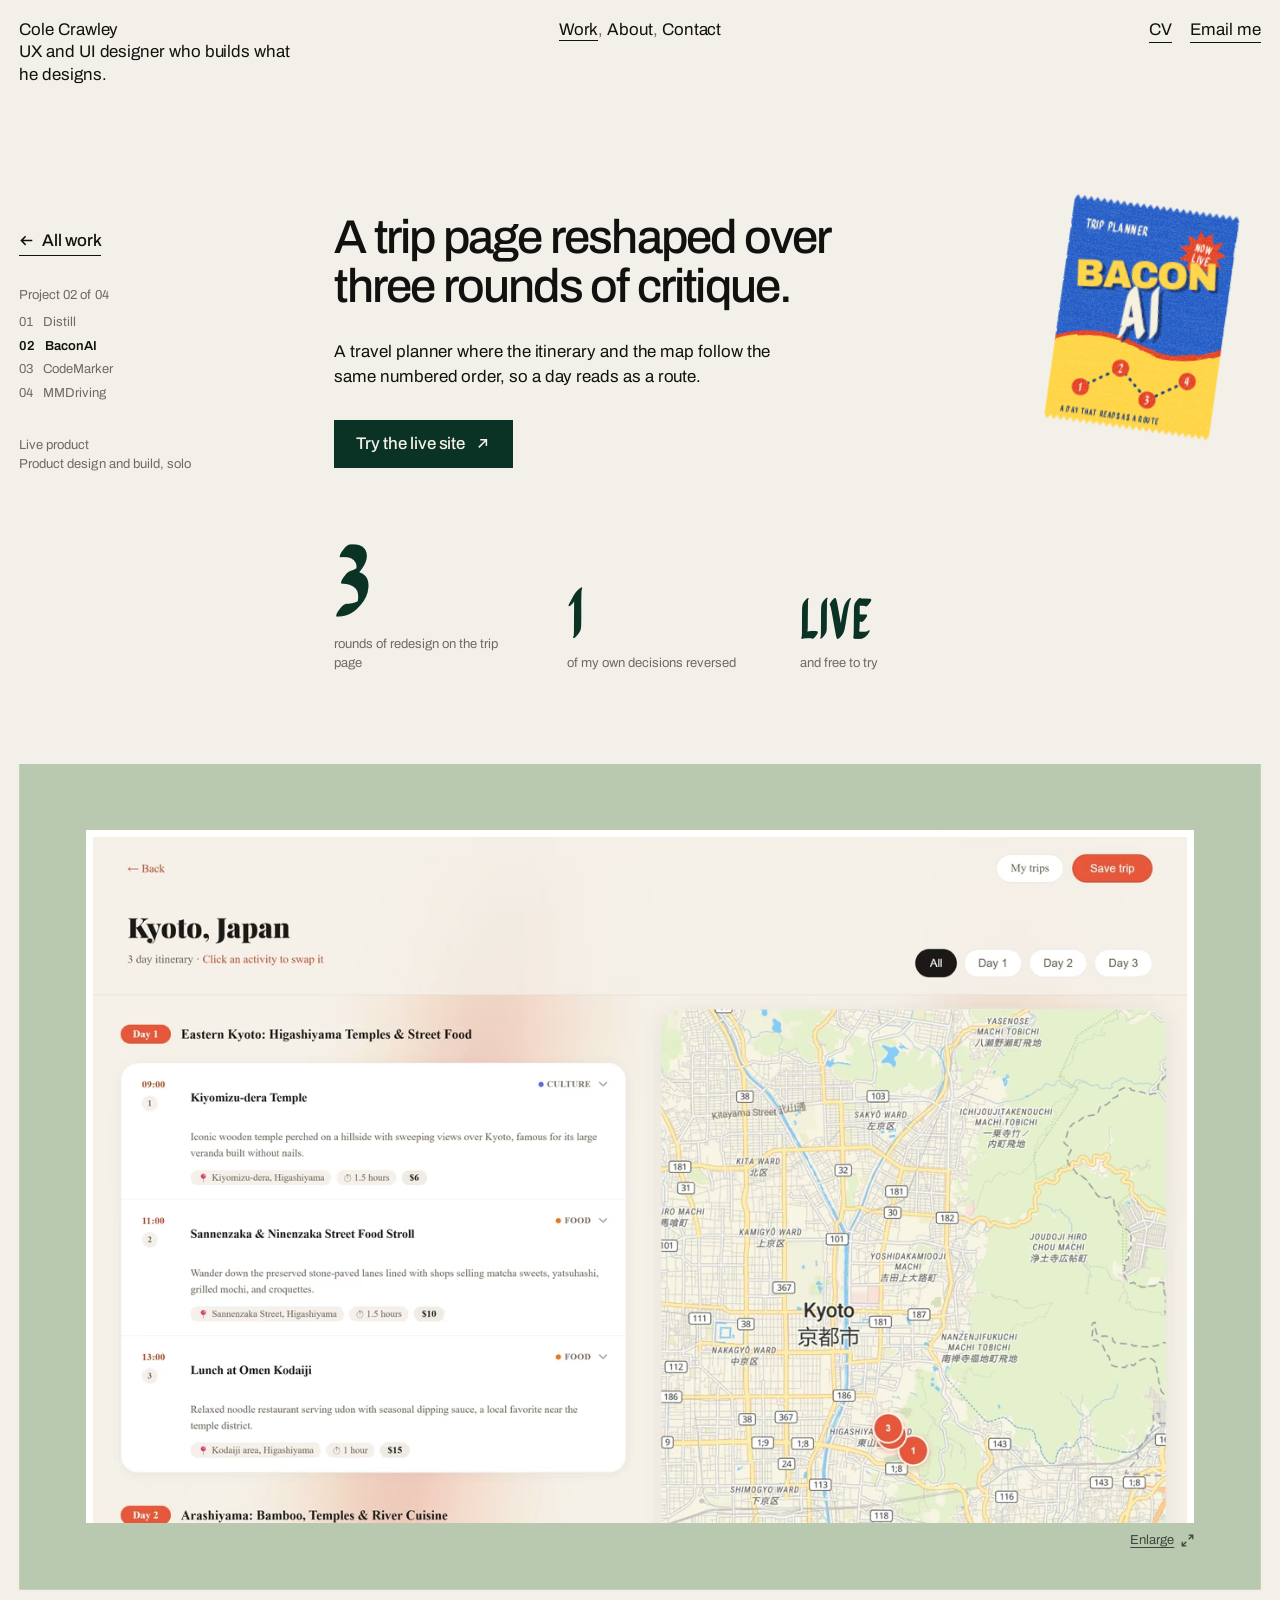
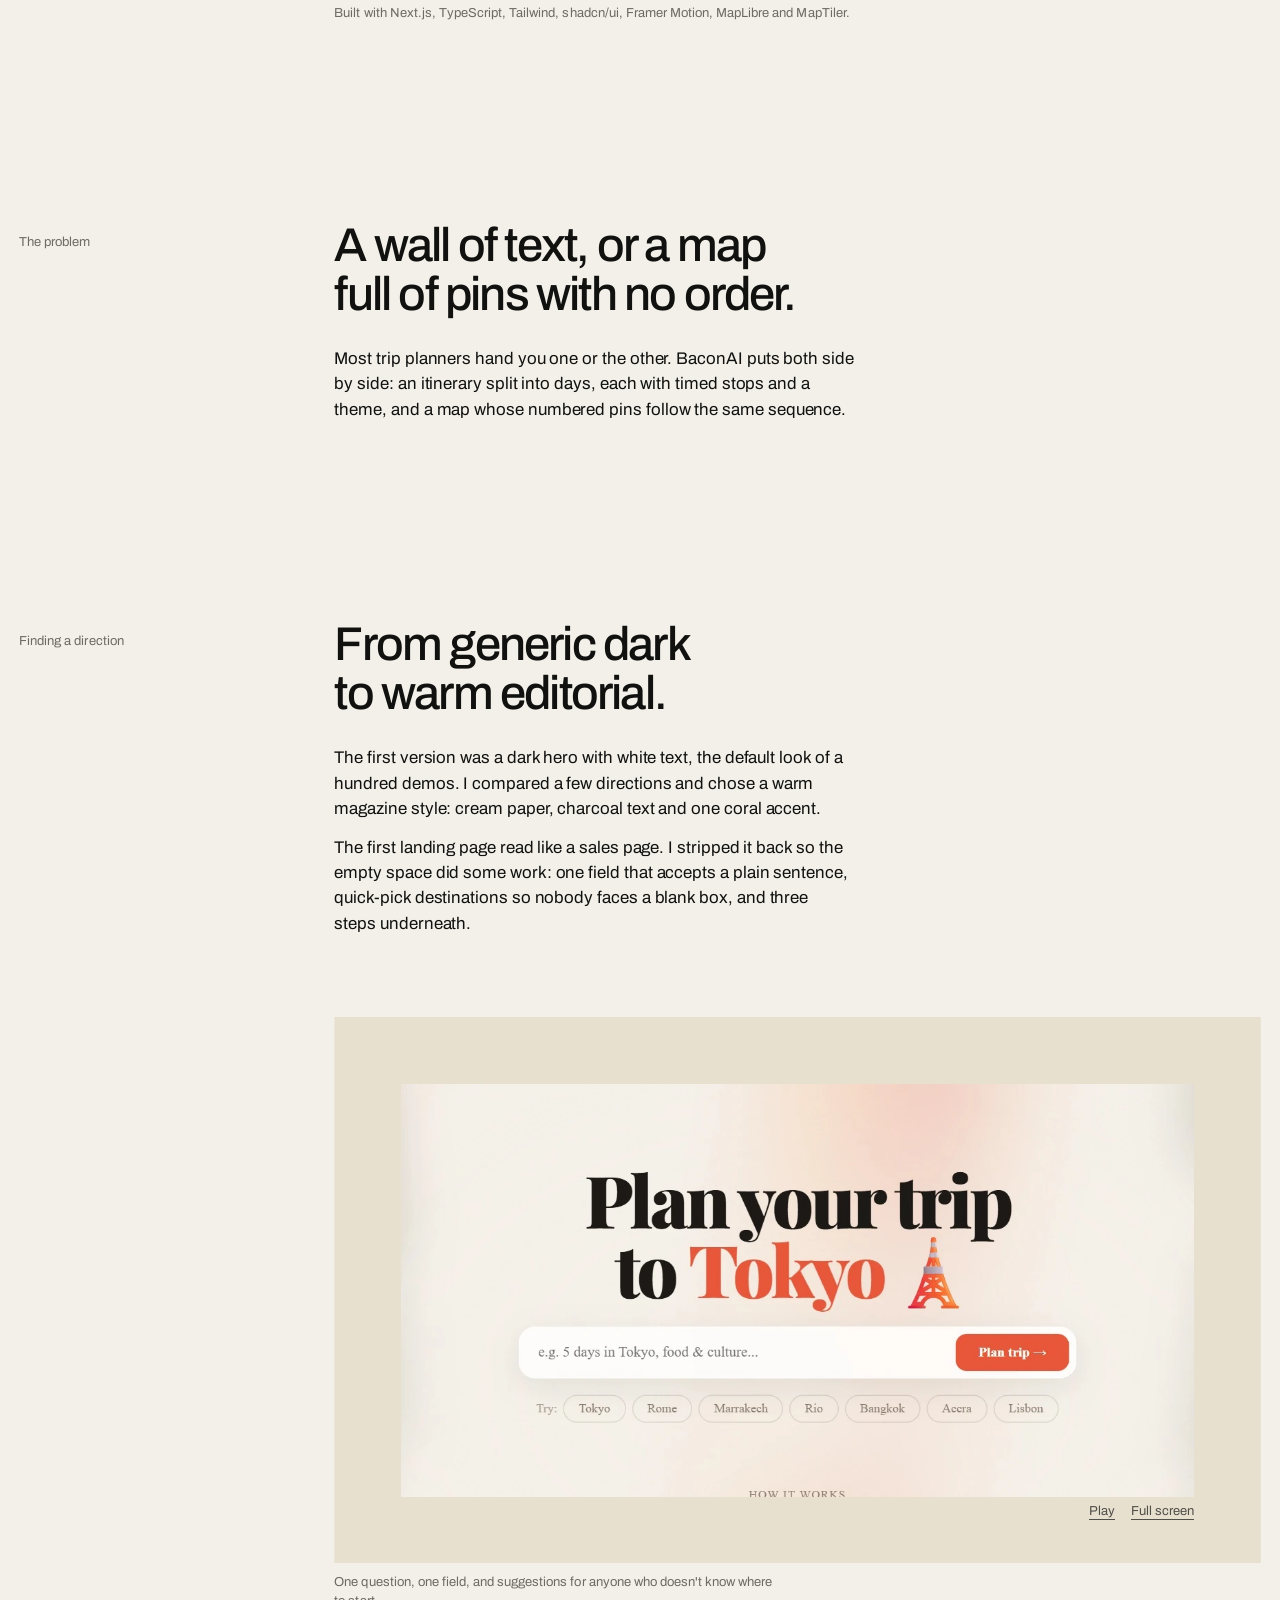
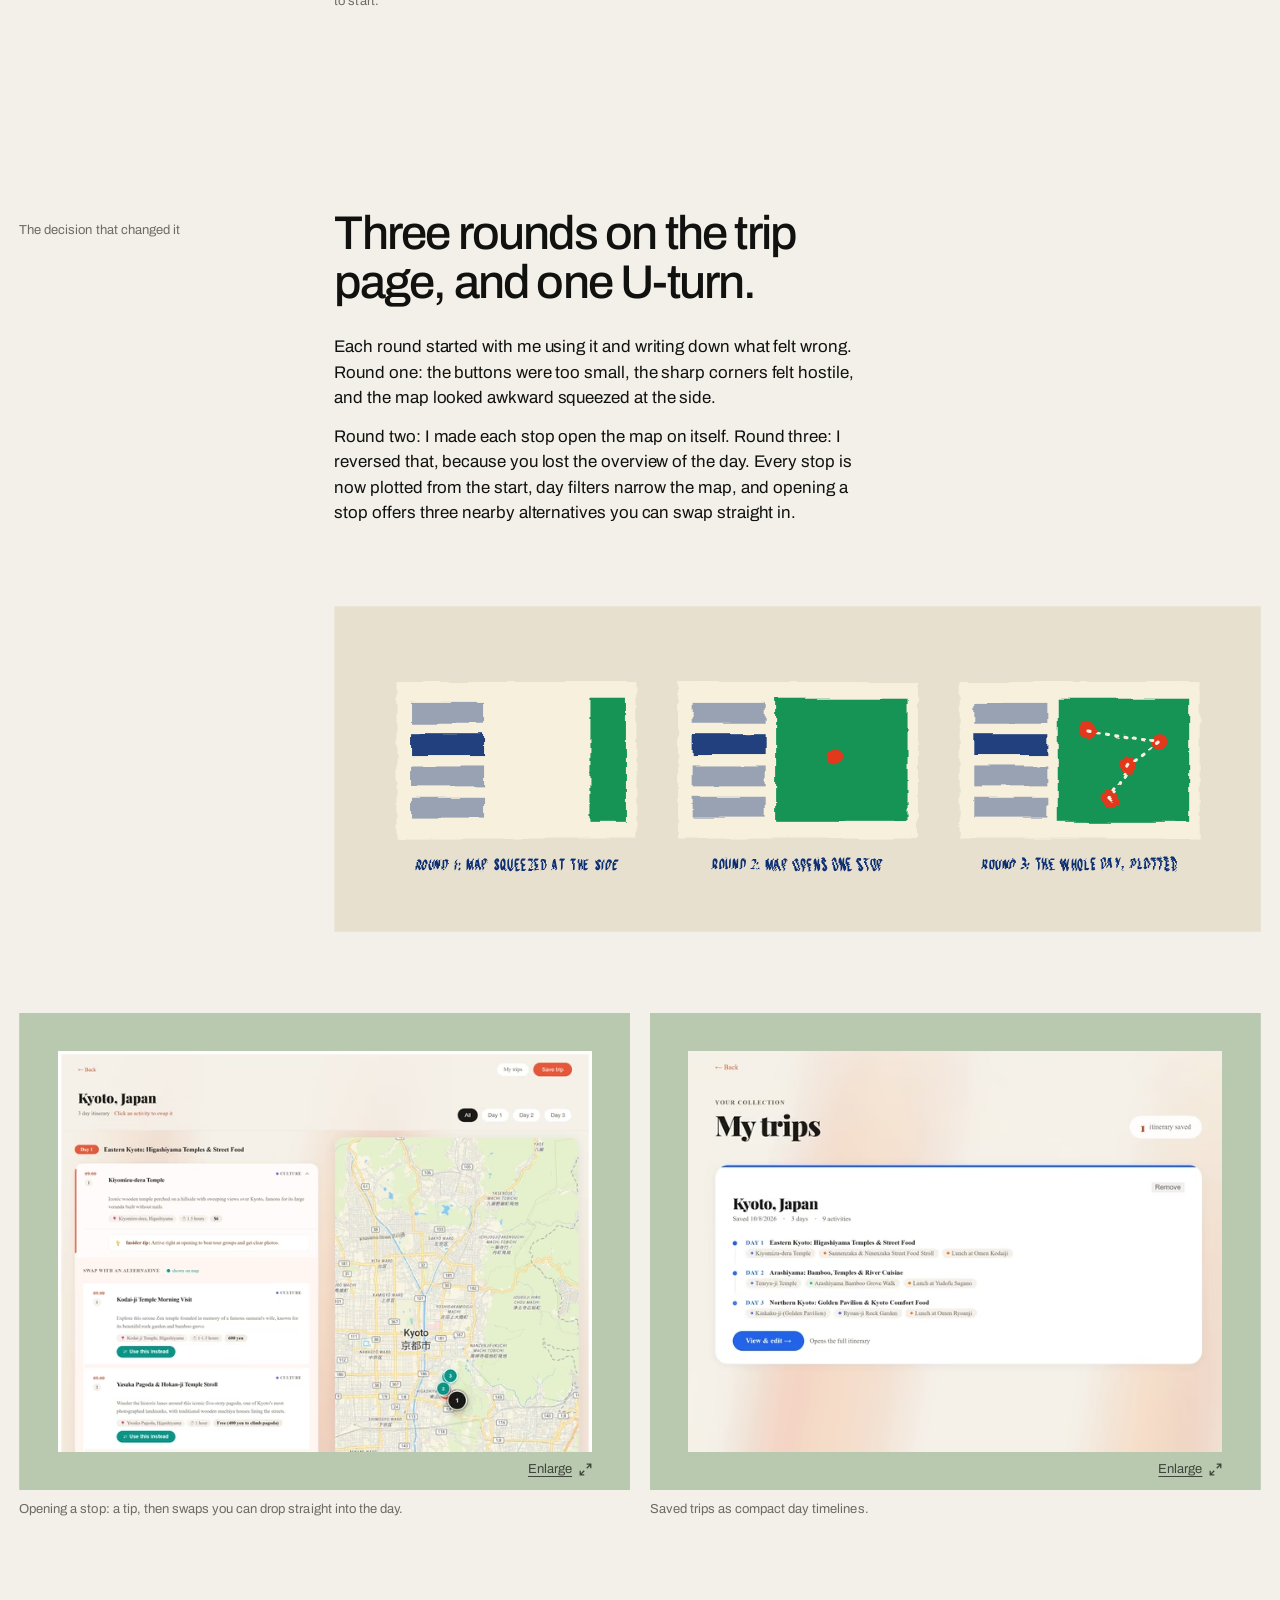
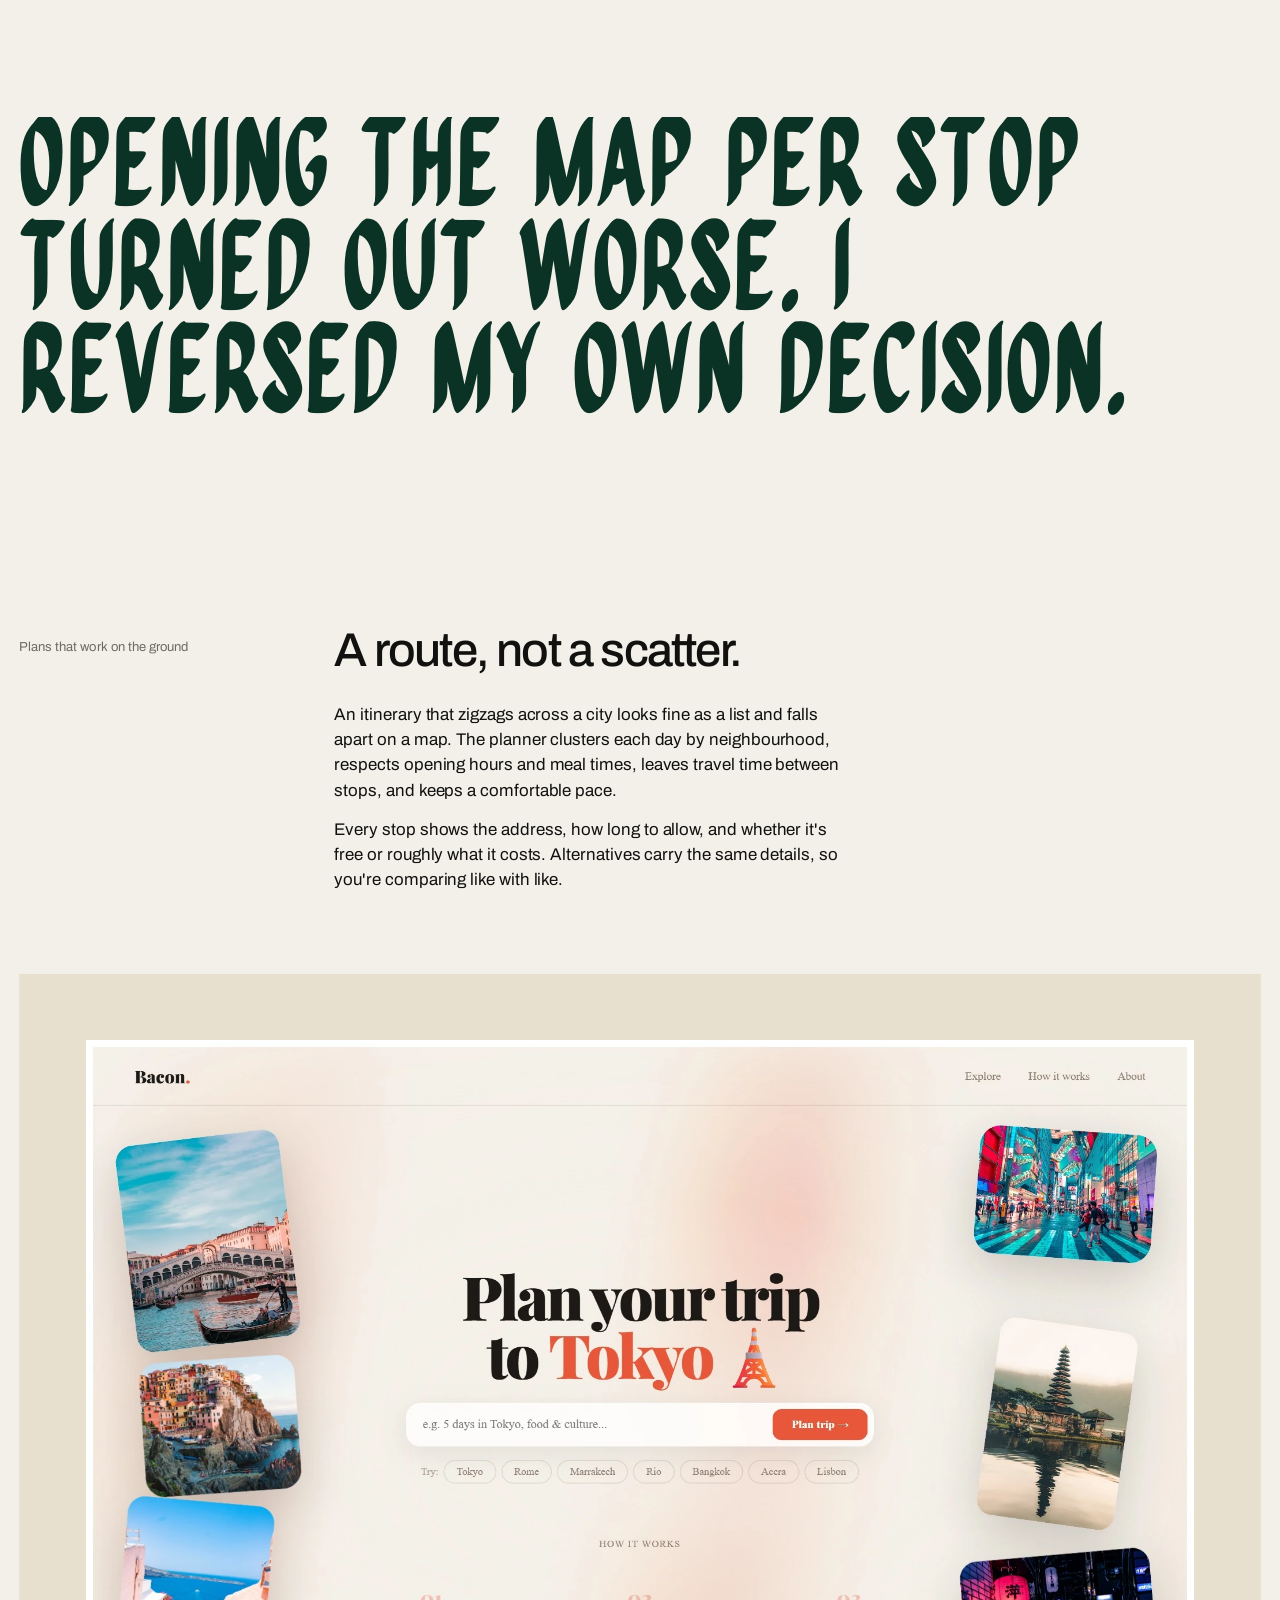
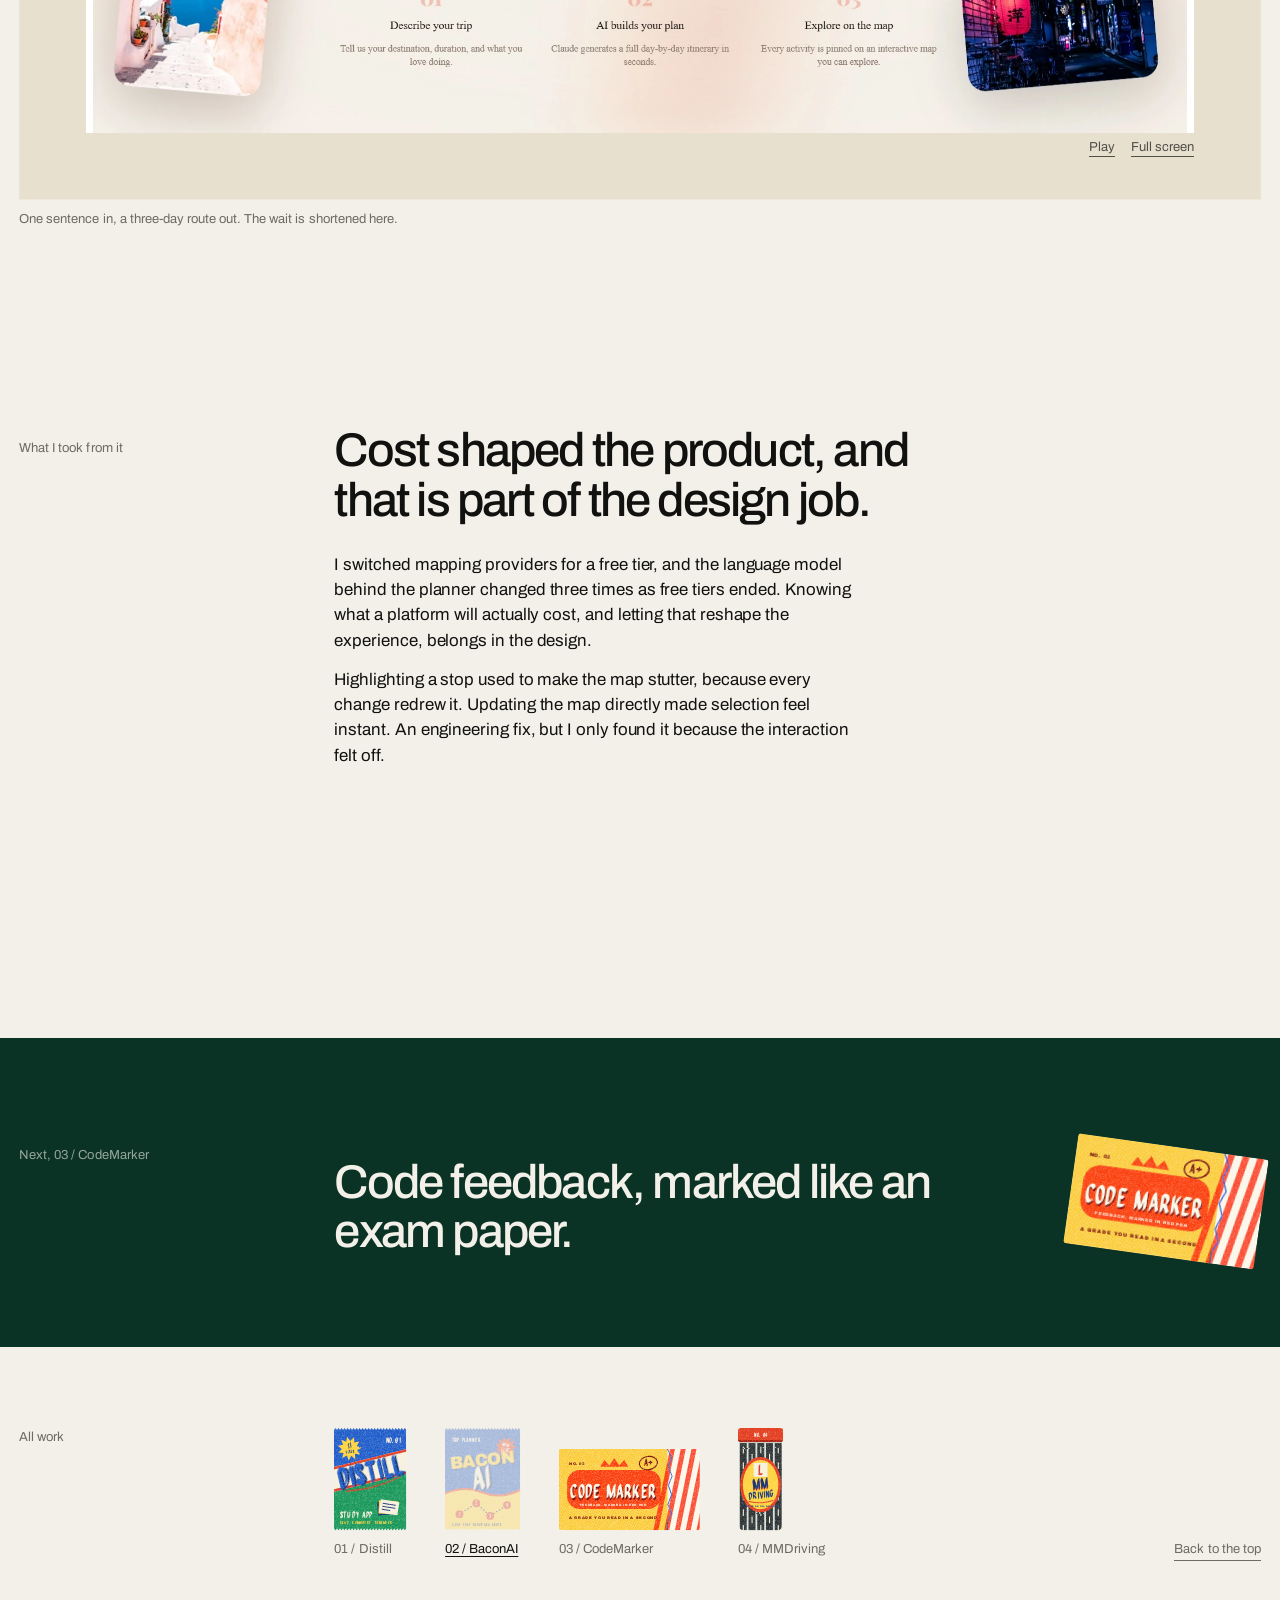
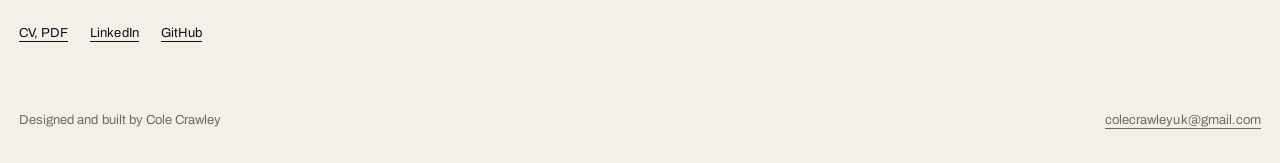
<file: bacon.html>
<!doctype html>
<html lang="en">
<head>
<meta charset="utf-8">
<meta name="viewport" content="width=device-width, initial-scale=1, viewport-fit=cover">
<meta name="theme-color" content="#f3f0e9">
<link rel="icon" href="favicon.svg" type="image/svg+xml">
<link rel="icon" href="favicon.ico" sizes="32x32">
<link rel="apple-touch-icon" href="apple-touch-icon.png">
<link rel="preload" href="fonts/archivo-latin.woff2" as="font" type="font/woff2" crossorigin>
<link rel="preload" href="fonts/quiapo.woff2" as="font" type="font/woff2" crossorigin>
<link rel="stylesheet" href="styles.css?v=1792433555">
<script>/* Vercel Web Analytics (no cookies), only on the real site, so a local preview never asks for a missing script */
if (/(^|[.])colecrawley[.]com$|vercel[.]app$/.test(location.hostname)) { window.va = window.va || function () { (window.vaq = window.vaq || []).push(arguments); };
var va = document.createElement('script'); va.defer = true; va.src = '/_vercel/insights/script.js'; document.head.appendChild(va); }</script>
<script>/* hide what will animate from the very first frame, so nothing is drawn once and then wiped in again.
If the page's reveal script has not started by the time the page is read, show everything instead. */
(function(d){if(matchMedia('(prefers-reduced-motion: reduce)').matches)return;d.classList.add('js');
document.addEventListener('DOMContentLoaded',function(){if(!window.__reveals)d.classList.remove('js')})})(document.documentElement)</script>
<meta name="description" content="A travel planner where the itinerary and the map follow the same numbered order, so a day reads as a route.">
<meta property="og:description" content="A travel planner where the itinerary and the map follow the same numbered order, so a day reads as a route.">
<meta property="og:type" content="website">
<link rel="preload" as="image" type="image/avif" imagesrcset="img/r/bacon-trip-400.avif?v=1792433555 400w, img/r/bacon-trip-640.avif?v=1792433555 640w, img/r/bacon-trip-960.avif?v=1792433555 960w, img/r/bacon-trip-1280.avif?v=1792433555 1280w, img/r/bacon-trip-1600.avif?v=1792433555 1600w, img/r/bacon-trip-2400.avif?v=1792433555 2400w, img/r/bacon-trip-3200.avif?v=1792433555 3200w" imagesizes="(max-width: 820px) 100vw, 88vw" fetchpriority="high">
<link rel="canonical" href="https://colecrawley.com/bacon.html">
<meta property="og:site_name" content="Cole Crawley">
<meta property="og:title" content="BaconAI, a case study by Cole Crawley">
<meta property="og:url" content="https://colecrawley.com/bacon.html">
<meta property="og:image" content="https://colecrawley.com/img/og/bacon.jpg">
<meta property="og:image:width" content="1200">
<meta property="og:image:height" content="630">
<meta name="twitter:card" content="summary_large_image">
<title>BaconAI, a case study by Cole Crawley</title>
</head>
<body class="cs" id="top">
<svg width="0" height="0" style="position:absolute" aria-hidden="true"><defs><filter id="wob" x="-5%" y="-5%" width="110%" height="110%"><feTurbulence type="fractalNoise" baseFrequency=".03" numOctaves="2" seed="3"/><feDisplacementMap in="SourceGraphic" scale="2.6"/></filter>
<filter id="wob2" x="-5%" y="-5%" width="110%" height="110%"><feTurbulence type="fractalNoise" baseFrequency=".05" numOctaves="2" seed="9"/><feDisplacementMap in="SourceGraphic" scale="2"/></filter>
<filter id="brush" x="-5%" y="-5%" width="110%" height="110%"><feTurbulence type="fractalNoise" baseFrequency=".018 .09" numOctaves="2" seed="14"/><feDisplacementMap in="SourceGraphic" scale="6"/></filter>
<filter id="streak" x="0" y="0" width="100%" height="100%"><feTurbulence type="fractalNoise" baseFrequency=".012 .5" numOctaves="2" seed="21"/><feColorMatrix type="saturate" values="0"/></filter>
<filter id="ink" x="0" y="0" width="100%" height="100%"><feTurbulence type="fractalNoise" baseFrequency=".85" numOctaves="2" seed="5" result="n"/><feColorMatrix in="n" type="matrix" values="0 0 0 0 0 0 0 0 0 0 0 0 0 0 0 0 0 0 -2.6 1.5" result="a"/><feComposite in="SourceGraphic" in2="a" operator="in"/></filter>
<pattern id="dotsY" width="5" height="5" patternUnits="userSpaceOnUse" patternTransform="rotate(28)"><circle cx="2.5" cy="2.5" r="1" fill="#ffb21a"/></pattern></defs></svg>
<div class="cs-bar" aria-hidden="true"><i></i></div>
<div class="dock" inert><a class="dock-name dock-back" href="index.html#work"><svg class="ar" viewBox="0 0 16 16" aria-hidden="true"><path d="M14 8H3M7 3.5 2.5 8 7 12.5" fill="none" stroke="currentColor" stroke-width="1.6"/></svg>All work</a><span class="dock-proj"><a href="distill.html" aria-label="Previous project: Distill">Previous</a><b>02 of 04, BaconAI</b><a href="code.html" aria-label="Next project: CodeMarker">Next</a></span><span class="dock-nav"><a href="index.html#work" aria-current="page">Work</a>, <a href="about.html">About</a>, <a href="index.html#contact">Contact</a></span></div>
<a class="skip" href="#main">Skip to the content</a>
<header class="top cs-top">
  <p class="who"><a href="index.html">Cole Crawley</a><br>UX and UI designer who builds what he designs.</p>
  <nav aria-label="Main"><a href="index.html#work" aria-current="page">Work</a>, <a href="about.html">About</a>, <a href="index.html#contact">Contact</a></nav>
  <p class="top-r"><a class="u" href="cv/Cole_Crawley_CV.pdf">CV</a><a class="u" href="mailto:colecrawleyuk@gmail.com">Email me</a></p>
</header>

<main id="main">
<section class="cs-hero">
  <div class="cs-id"><nav class="cs-index" aria-label="Projects"><a class="cs-back" href="index.html#work"><svg class="ar" viewBox="0 0 16 16" aria-hidden="true"><path d="M14 8H3M7 3.5 2.5 8 7 12.5" fill="none" stroke="currentColor" stroke-width="1.6"/></svg>All work</a><p class="small">Project 02 of 04</p><ol><li><a href="distill.html"><span>01</span>Distill</a></li><li><b aria-current="page"><span>02</span>BaconAI</b></li><li><a href="code.html"><span>03</span>CodeMarker</a></li><li><a href="mm.html"><span>04</span>MMDriving</a></li></ol></nav><p class="small cs-kind">Live product<br>Product design and build, solo</p></div>
  <h1 data-rise><span>A trip page reshaped over three rounds of critique.</span></h1>
  <span class="cs-pack" style="view-transition-name:pack-bacon"><svg class="pack-art" style="--ar:0.7353" viewBox="0 0 250 340" role="img" aria-hidden="true"><defs><clipPath id="c-bacon"><path d="M0 7 L5.0 0 L10.0 7 L15.0 0 L20.0 7 L25.0 0 L30.0 7 L35.0 0 L40.0 7 L45.0 0 L50.0 7 L55.0 0 L60.0 7 L65.0 0 L70.0 7 L75.0 0 L80.0 7 L85.0 0 L90.0 7 L95.0 0 L100.0 7 L105.0 0 L110.0 7 L115.0 0 L120.0 7 L125.0 0 L130.0 7 L135.0 0 L140.0 7 L145.0 0 L150.0 7 L155.0 0 L160.0 7 L165.0 0 L170.0 7 L175.0 0 L180.0 7 L185.0 0 L190.0 7 L195.0 0 L200.0 7 L205.0 0 L210.0 7 L215.0 0 L220.0 7 L225.0 0 L230.0 7 L235.0 0 L240.0 7 L245.0 0 L250.0 7 L250 333 L245.0 340 L240.0 333 L235.0 340 L230.0 333 L225.0 340 L220.0 333 L215.0 340 L210.0 333 L205.0 340 L200.0 333 L195.0 340 L190.0 333 L185.0 340 L180.0 333 L175.0 340 L170.0 333 L165.0 340 L160.0 333 L155.0 340 L150.0 333 L145.0 340 L140.0 333 L135.0 340 L130.0 333 L125.0 340 L120.0 333 L115.0 340 L110.0 333 L105.0 340 L100.0 333 L95.0 340 L90.0 333 L85.0 340 L80.0 333 L75.0 340 L70.0 333 L65.0 340 L60.0 333 L55.0 340 L50.0 333 L45.0 340 L40.0 333 L35.0 340 L30.0 333 L25.0 340 L20.0 333 L15.0 340 L10.0 333 L5.0 340 L0.0 333 Z"/></clipPath></defs><g clip-path="url(#c-bacon)"><g filter="url(#brush)"><rect width="250" height="340" fill="#1b55c4"/><path d="M-10 222 q70 -34 135 -8 t135 -14 V350 H-10Z" fill="#ffd23a"/>
<path d="M-10 222 q70 -34 135 -8 t135 -14" fill="none" stroke="#e2371f" stroke-width="7"/><polygon points="215.0,30.4 216.0,45.8 231.1,42.8 223.7,56.3 237.9,61.9 224.4,69.2 233.4,81.7 218.0,80.5 218.8,95.8 206.6,86.5 198.9,99.9 193.7,85.4 180.0,92.5 183.4,77.5 168.1,76.1 179.0,65.3 166.9,55.9 182.0,52.7 176.9,38.2 191.3,43.7 194.8,28.7 204.0,41.1" fill="#e2371f"/></g>
<g transform="rotate(-6 120 140)" filter="url(#wob2)">
<text x="25" y="131" fill="#0e2f73" style="font:900 58px Archivo;font-stretch:96%;letter-spacing:-2px">BACON</text>
<text x="20" y="126" fill="#ffd23a" style="font:900 58px Archivo;font-stretch:96%;letter-spacing:-2px">BACON</text>
<text x="92" y="207" text-anchor="start" fill="#0e2f73" style="font:400 104px Quiapo;letter-spacing:.6px" >AI</text><text x="86" y="201" text-anchor="start" fill="#f6f0dd" style="font:400 104px Quiapo;letter-spacing:.6px" >AI</text></g>
<g filter="url(#wob2)"><path d="M48 286 L104 250 L150 292 L206 256" fill="none" stroke="#0e2f73" stroke-width="4" stroke-dasharray="2 9" stroke-linecap="round"/><circle cx="48" cy="286" r="13" fill="#e2371f"/><text x="48" y="293" text-anchor="middle" fill="#f6f0dd" style="font:400 19px Quiapo;letter-spacing:.6px" >1</text><circle cx="104" cy="250" r="13" fill="#e2371f"/><text x="104" y="257" text-anchor="middle" fill="#f6f0dd" style="font:400 19px Quiapo;letter-spacing:.6px" >2</text><circle cx="150" cy="292" r="13" fill="#e2371f"/><text x="150" y="299" text-anchor="middle" fill="#f6f0dd" style="font:400 19px Quiapo;letter-spacing:.6px" >3</text><circle cx="206" cy="256" r="13" fill="#e2371f"/><text x="206" y="263" text-anchor="middle" fill="#f6f0dd" style="font:400 19px Quiapo;letter-spacing:.6px" >4</text>
<g transform="rotate(9 202 64)"><text x="202" y="62" text-anchor="middle" fill="#f6f0dd" style="font:400 17px Quiapo;letter-spacing:.6px" >NOW</text><text x="202" y="80" text-anchor="middle" fill="#f6f0dd" style="font:400 19px Quiapo;letter-spacing:.6px" >LIVE</text></g>
<text x="22" y="48" text-anchor="start" fill="#f6f0dd" style="font:400 20px Quiapo;letter-spacing:.6px" >TRIP PLANNER</text><text x="22" y="326" text-anchor="start" fill="#0e2f73" style="font:400 13px Quiapo;letter-spacing:.6px" >A DAY THAT READS AS A ROUTE</text></g><rect width="250" height="340" filter="url(#streak)" opacity=".45" style="mix-blend-mode:soft-light"/><rect width="250" height="340" fill="#fbf7ea" filter="url(#ink)" opacity="0.22"/></g></svg></span>
  <p class="cs-lede">A travel planner where the itinerary and the map follow the same numbered order, so a day reads as a route.</p>
  <p class="cs-cta"><a class="cs-live" href="https://aitravelplanner-snowy.vercel.app" target="_blank" rel="noopener">Try the live site<svg class="ar" viewBox="0 0 16 16" aria-hidden="true"><path d="M4 12 12 4M5.5 4H12v6.5" fill="none" stroke="currentColor" stroke-width="1.6"/></svg><span class="vh"> (opens in a new tab)</span></a></p>
  <ul class="cs-results" aria-label="Results"><li><b>3</b><span>rounds of redesign on the trip page</span></li><li><b>1</b><span>of my own decisions reversed</span></li><li><b>Live</b><span>and free to try</span></li></ul>
  <figure class="plate t-sage cs-first"><div class="plate-in" data-wipe><button class="zoom" type="button" data-full="img/r/bacon-trip-3200.webp?v=1792433555" aria-label="Enlarge: A Kyoto trip: day-grouped stops with time, address, duration and price beside a map with numbered pins"><picture class="ph" style="background-image:url([data-uri])"><source type="image/avif" srcset="img/r/bacon-trip-400.avif?v=1792433555 400w, img/r/bacon-trip-640.avif?v=1792433555 640w, img/r/bacon-trip-960.avif?v=1792433555 960w, img/r/bacon-trip-1280.avif?v=1792433555 1280w, img/r/bacon-trip-1600.avif?v=1792433555 1600w, img/r/bacon-trip-2400.avif?v=1792433555 2400w, img/r/bacon-trip-3200.avif?v=1792433555 3200w" sizes="(max-width: 820px) 100vw, 88vw"><img src="img/r/bacon-trip-1280.webp?v=1792433555" srcset="img/r/bacon-trip-400.webp?v=1792433555 400w, img/r/bacon-trip-640.webp?v=1792433555 640w, img/r/bacon-trip-960.webp?v=1792433555 960w, img/r/bacon-trip-1280.webp?v=1792433555 1280w, img/r/bacon-trip-1600.webp?v=1792433555 1600w, img/r/bacon-trip-2400.webp?v=1792433555 2400w, img/r/bacon-trip-3200.webp?v=1792433555 3200w" sizes="(max-width: 820px) 100vw, 88vw" alt="A Kyoto trip: day-grouped stops with time, address, duration and price beside a map with numbered pins" width="3840" height="2400" data-fallback="img/r/bacon-trip-1280.webp?v=1792433555" fetchpriority="high" decoding="async"></picture></button></div></figure>
  <p class="cs-built small">Built with Next.js, TypeScript, Tailwind, shadcn/ui, Framer Motion, MapLibre and MapTiler.</p>
</section>

<section class="cs-sec s-0">
  <p class="small">The problem</p>
  <h2 data-rise><span>A wall of text, or a map full of pins with no order.</span></h2>
  <div class="cs-text"><p>Most trip planners hand you one or the other. BaconAI puts both side by side: an itinerary split into days, each with timed stops and a theme, and a map whose numbered pins follow the same sequence.</p></div>
</section>

<section class="cs-sec s-1">
  <p class="small">Finding a direction</p>
  <h2 data-rise><span>From generic dark to warm editorial.</span></h2>
  <div class="cs-text"><p>The first version was a dark hero with white text, the default look of a hundred demos. I compared a few directions and chose a warm magazine style: cream paper, charcoal text and one coral accent.</p><p>The first landing page read like a sales page. I stripped it back so the empty space did some work: one field that accepts a plain sentence, quick-pick destinations so nobody faces a blank box, and three steps underneath.</p></div>
  <figure class="plate t-cream cs-wide"><div class="plate-in" data-wipe><div class="vid"><video class="clip" muted loop playsinline preload="none" poster="img/bacon-home-poster.webp?v=1792433555" width="1152" height="600" aria-label="The BaconAI landing page, with its headline cycling through destinations" data-poster="img/bacon-home-poster.webp?v=1792433555"><source src="img/bacon-home.mp4?v=1792433555" type="video/mp4"></video><span class="vid-bs"><button class="vid-b" type="button" aria-pressed="false">Pause</button><button class="vid-f" type="button">Full screen</button></span></div></div><figcaption class="small">One question, one field, and suggestions for anyone who doesn't know where to start.</figcaption></figure>
</section>

<section class="cs-sec s-2">
  <p class="small">The decision that changed it</p>
  <h2 data-rise><span>Three rounds on the trip page, and one U-turn.</span></h2>
  <div class="cs-text"><p>Each round started with me using it and writing down what felt wrong. Round one: the buttons were too small, the sharp corners felt hostile, and the map looked awkward squeezed at the side.</p><p>Round two: I made each stop open the map on itself. Round three: I reversed that, because you lost the overview of the day. Every stop is now plotted from the start, day filters narrow the map, and opening a stop offers three nearby alternatives you can swap straight in.</p></div>
  <figure class="cs-wide cs-draw" data-wipe><svg class="draw " viewBox="0 0 790 214" role="img" aria-hidden="true"><g filter="url(#brush)"><g class="a" style="--i:0"><rect x="10" y="24" width="230" height="150" fill="#f6f0dd"/><rect x="24" y="44" width="70" height="20" fill="#0e2f73" opacity="0.4"/><rect x="24" y="74" width="70" height="20" fill="#0e2f73" opacity="0.9"/><rect x="24" y="104" width="70" height="20" fill="#0e2f73" opacity="0.4"/><rect x="24" y="134" width="70" height="20" fill="#0e2f73" opacity="0.4"/></g><g class="a" style="--i:4"><rect x="196" y="40" width="34" height="118" fill="#159457"/></g><g class="a" style="--i:7"><text x="125" y="204" text-anchor="middle" fill="#0e2f73" style="font:400 15px Quiapo;letter-spacing:.6px" >ROUND 1: MAP SQUEEZED AT THE SIDE</text></g><g class="a" style="--i:10"><rect x="280" y="24" width="230" height="150" fill="#f6f0dd"/><rect x="294" y="44" width="70" height="20" fill="#0e2f73" opacity="0.4"/><rect x="294" y="74" width="70" height="20" fill="#0e2f73" opacity="0.9"/><rect x="294" y="104" width="70" height="20" fill="#0e2f73" opacity="0.4"/><rect x="294" y="134" width="70" height="20" fill="#0e2f73" opacity="0.4"/></g><g class="a" style="--i:14"><rect x="374" y="40" width="126" height="118" fill="#159457"/><circle cx="430" cy="96" r="8" fill="#e2371f"/></g><g class="a" style="--i:17"><text x="395" y="204" text-anchor="middle" fill="#0e2f73" style="font:400 15px Quiapo;letter-spacing:.6px" >ROUND 2: MAP OPENS ONE STOP</text></g><g class="a" style="--i:20"><rect x="550" y="24" width="230" height="150" fill="#f6f0dd"/><rect x="564" y="44" width="70" height="20" fill="#0e2f73" opacity="0.4"/><rect x="564" y="74" width="70" height="20" fill="#0e2f73" opacity="0.9"/><rect x="564" y="104" width="70" height="20" fill="#0e2f73" opacity="0.4"/><rect x="564" y="134" width="70" height="20" fill="#0e2f73" opacity="0.4"/></g><g class="a" style="--i:24"><rect x="644" y="40" width="126" height="118" fill="#159457"/><circle cx="672" cy="70" r="8" fill="#e2371f"/><circle cx="712" cy="104" r="8" fill="#e2371f"/><circle cx="742" cy="82" r="8" fill="#e2371f"/><circle cx="694" cy="136" r="8" fill="#e2371f"/><path d="M672 70 L742 82 L712 104 L694 136" fill="none" stroke="#f6f0dd" stroke-width="3" stroke-dasharray="2 7" stroke-linecap="round"/></g><g class="a" style="--i:27"><text x="665" y="204" text-anchor="middle" fill="#0e2f73" style="font:400 15px Quiapo;letter-spacing:.6px" >ROUND 3: THE WHOLE DAY, PLOTTED</text></g></g></svg></figure>
  <div class="cs-pair cs-duo"><figure class="plate t-sage "><div class="plate-in" data-wipe><button class="zoom" type="button" data-full="img/r/bacon-swap-3200.webp?v=1792433555" aria-label="Enlarge: An opened stop with an insider tip and three nearby alternatives, each with a Use this instead button"><picture class="ph" style="background-image:url([data-uri])"><source type="image/avif" srcset="img/r/bacon-swap-400.avif?v=1792433555 400w, img/r/bacon-swap-640.avif?v=1792433555 640w, img/r/bacon-swap-960.avif?v=1792433555 960w, img/r/bacon-swap-1280.avif?v=1792433555 1280w, img/r/bacon-swap-1600.avif?v=1792433555 1600w, img/r/bacon-swap-2400.avif?v=1792433555 2400w, img/r/bacon-swap-3200.avif?v=1792433555 3200w" sizes="(max-width: 820px) 100vw, 44vw"><img src="img/r/bacon-swap-1280.webp?v=1792433555" srcset="img/r/bacon-swap-400.webp?v=1792433555 400w, img/r/bacon-swap-640.webp?v=1792433555 640w, img/r/bacon-swap-960.webp?v=1792433555 960w, img/r/bacon-swap-1280.webp?v=1792433555 1280w, img/r/bacon-swap-1600.webp?v=1792433555 1600w, img/r/bacon-swap-2400.webp?v=1792433555 2400w, img/r/bacon-swap-3200.webp?v=1792433555 3200w" sizes="(max-width: 820px) 100vw, 44vw" alt="An opened stop with an insider tip and three nearby alternatives, each with a Use this instead button" width="3840" height="2880" data-fallback="img/r/bacon-swap-1280.webp?v=1792433555" loading="lazy" decoding="async"></picture></button></div><figcaption class="small">Opening a stop: a tip, then swaps you can drop straight into the day.</figcaption></figure><figure class="plate t-sage "><div class="plate-in" data-wipe><button class="zoom" type="button" data-full="img/r/bacon-saved-2960.webp?v=1792433555" aria-label="Enlarge: A saved Kyoto trip shown as a compact day-by-day timeline"><picture class="ph" style="background-image:url([data-uri])"><source type="image/avif" srcset="img/r/bacon-saved-400.avif?v=1792433555 400w, img/r/bacon-saved-640.avif?v=1792433555 640w, img/r/bacon-saved-960.avif?v=1792433555 960w, img/r/bacon-saved-1280.avif?v=1792433555 1280w, img/r/bacon-saved-1600.avif?v=1792433555 1600w, img/r/bacon-saved-2400.avif?v=1792433555 2400w, img/r/bacon-saved-2960.avif?v=1792433555 2960w" sizes="(max-width: 820px) 100vw, 44vw"><img src="img/r/bacon-saved-1280.webp?v=1792433555" srcset="img/r/bacon-saved-400.webp?v=1792433555 400w, img/r/bacon-saved-640.webp?v=1792433555 640w, img/r/bacon-saved-960.webp?v=1792433555 960w, img/r/bacon-saved-1280.webp?v=1792433555 1280w, img/r/bacon-saved-1600.webp?v=1792433555 1600w, img/r/bacon-saved-2400.webp?v=1792433555 2400w, img/r/bacon-saved-2960.webp?v=1792433555 2960w" sizes="(max-width: 820px) 100vw, 44vw" alt="A saved Kyoto trip shown as a compact day-by-day timeline" width="2960" height="2220" data-fallback="img/r/bacon-saved-1280.webp?v=1792433555" loading="lazy" decoding="async"></picture></button></div><figcaption class="small">Saved trips as compact day timelines.</figcaption></figure></div>
</section>

<blockquote class="cs-quote"><p data-rise><span>Opening the map per stop turned out worse. I reversed my own decision.</span></p></blockquote>

<section class="cs-sec s-4">
  <p class="small">Plans that work on the ground</p>
  <h2 data-rise><span>A route, not a scatter.</span></h2>
  <div class="cs-text"><p>An itinerary that zigzags across a city looks fine as a list and falls apart on a map. The planner clusters each day by neighbourhood, respects opening hours and meal times, leaves travel time between stops, and keeps a comfortable pace.</p><p>Every stop shows the address, how long to allow, and whether it's free or roughly what it costs. Alternatives carry the same details, so you're comparing like with like.</p></div>
  <figure class="plate t-cream cs-full"><div class="plate-in" data-wipe><div class="vid"><video class="clip" muted loop playsinline preload="none" poster="img/bacon-flow-poster.webp?v=1792433555" width="1920" height="1200" aria-label="A sentence typed into BaconAI becoming a three-day Kyoto itinerary beside a map with numbered pins" data-poster="img/bacon-flow-poster.webp?v=1792433555"><source src="img/bacon-flow-m.mp4?v=1792433555" type="video/mp4" media="(max-width: 820px)"><source src="img/bacon-flow.mp4?v=1792433555" type="video/mp4"></video><span class="vid-bs"><button class="vid-b" type="button" aria-pressed="false">Pause</button><button class="vid-f" type="button">Full screen</button></span></div></div><figcaption class="small">One sentence in, a three-day route out. The wait is shortened here.</figcaption></figure>
</section>

<section class="cs-sec s-5">
  <p class="small">What I took from it</p>
  <h2 data-rise><span>Cost shaped the product, and that is part of the design job.</span></h2>
  <div class="cs-text"><p>I switched mapping providers for a free tier, and the language model behind the planner changed three times as free tiers ended. Knowing what a platform will actually cost, and letting that reshape the experience, belongs in the design.</p><p>Highlighting a stop used to make the map stutter, because every change redrew it. Updating the map directly made selection feel instant. An engineering fix, but I only found it because the interaction felt off.</p></div>
</section>
</main>

<a class="cs-next" href="code.html">
  <span class="small">Next, 03 / CodeMarker</span>
  <span class="cs-next-t">Code feedback, marked like an exam paper.</span>
  <span class="cs-next-p" style="view-transition-name:pack-code"><svg class="pack-art" style="--ar:1.7347" viewBox="0 0 340 196" role="img" aria-hidden="true"><defs><clipPath id="c-code"><rect width="340" height="196" rx="5"/></clipPath></defs><g clip-path="url(#c-code)"><rect width="340" height="196" fill="#fbf7ea"/>
<g style="mix-blend-mode:multiply" filter="url(#wob)"><rect width="262" height="196" fill="#ffd84a"/><rect width="262" height="196" fill="url(#dotsY)"/></g>
<g style="mix-blend-mode:multiply" filter="url(#wob2)" transform="translate(1.6 -1.2)"><rect x="18" y="52" width="226" height="94" rx="30" fill="#ff4f38"/><path d="M146 44 l10 -16 l12 13 l12 -18 l12 18 l12 -13 l10 16 z" fill="#ff4f38" transform="translate(-48 0)"/></g>
<g style="mix-blend-mode:multiply" filter="url(#wob2)"><path d="M268 0 l-40 196 h12 l40 -196z" fill="#ff4f38"/><path d="M294 0 l-40 196 h12 l40 -196z" fill="#ff4f38"/><path d="M320 0 l-40 196 h12 l40 -196z" fill="#ff4f38"/><path d="M346 0 l-40 196 h12 l40 -196z" fill="#ff4f38"/><path d="M372 0 l-40 196 h12 l40 -196z" fill="#ff4f38"/><path d="M398 0 l-40 196 h12 l40 -196z" fill="#ff4f38"/><path d="M262 0 l10 22 l-8 20 l9 24 l-9 22 l8 22 l-9 24 l9 22 l-10 20 v20" fill="none" stroke="#2f6bf0" stroke-width="2.4"/></g>
<g filter="url(#wob2)"><text x="133" y="122" text-anchor="middle" fill="#7a1108" style="font:400 46px Quiapo;letter-spacing:.6px" >CODE MARKER</text><text x="131" y="119" text-anchor="middle" fill="#fbf7ea" style="font:400 46px Quiapo;letter-spacing:.6px" >CODE MARKER</text>
<text x="131" y="138" text-anchor="middle" fill="#fbf7ea" style="font:800 7.5px Archivo;letter-spacing:1.6px">FEEDBACK, MARKED IN RED PEN</text>
<text x="131" y="170" text-anchor="middle" fill="#7a1108" style="font:900 9px Archivo;letter-spacing:1.6px">A GRADE YOU READ IN A SECOND</text>
<ellipse cx="216" cy="34" rx="22" ry="16" fill="none" stroke="#7a1108" stroke-width="2.6" transform="rotate(-9 216 34)"/><text x="216" y="42" text-anchor="middle" fill="#7a1108" style="font:400 24px Quiapo;letter-spacing:.6px" >A+</text>
<text x="24" y="38" fill="#7a1108" style="font:900 9px Archivo;letter-spacing:1.4px">NO. 03</text></g><rect width="340" height="196" fill="#fbf7ea" filter="url(#ink)" opacity="0.3"/></g></svg></span>
</a>
<nav class="cs-shelf" aria-label="All projects"><p class="small">All work</p><ul><li><a href="distill.html"><span class="shelf-p"><svg class="pack-art" style="--ar:0.7059" viewBox="0 0 240 340" role="img" aria-hidden="true"><defs><clipPath id="c-distill"><path d="M0 7 L5.0 0 L10.0 7 L15.0 0 L20.0 7 L25.0 0 L30.0 7 L35.0 0 L40.0 7 L45.0 0 L50.0 7 L55.0 0 L60.0 7 L65.0 0 L70.0 7 L75.0 0 L80.0 7 L85.0 0 L90.0 7 L95.0 0 L100.0 7 L105.0 0 L110.0 7 L115.0 0 L120.0 7 L125.0 0 L130.0 7 L135.0 0 L140.0 7 L145.0 0 L150.0 7 L155.0 0 L160.0 7 L165.0 0 L170.0 7 L175.0 0 L180.0 7 L185.0 0 L190.0 7 L195.0 0 L200.0 7 L205.0 0 L210.0 7 L215.0 0 L220.0 7 L225.0 0 L230.0 7 L235.0 0 L240.0 7 L240 333 L235.0 340 L230.0 333 L225.0 340 L220.0 333 L215.0 340 L210.0 333 L205.0 340 L200.0 333 L195.0 340 L190.0 333 L185.0 340 L180.0 333 L175.0 340 L170.0 333 L165.0 340 L160.0 333 L155.0 340 L150.0 333 L145.0 340 L140.0 333 L135.0 340 L130.0 333 L125.0 340 L120.0 333 L115.0 340 L110.0 333 L105.0 340 L100.0 333 L95.0 340 L90.0 333 L85.0 340 L80.0 333 L75.0 340 L70.0 333 L65.0 340 L60.0 333 L55.0 340 L50.0 333 L45.0 340 L40.0 333 L35.0 340 L30.0 333 L25.0 340 L20.0 333 L15.0 340 L10.0 333 L5.0 340 L0.0 333 Z"/></clipPath></defs><g clip-path="url(#c-distill)"><g filter="url(#brush)"><rect width="240" height="340" fill="#1f58c9"/><path d="M-10 214 L250 150 L250 350 L-10 350Z" fill="#159457"/>
<path d="M-10 132 L250 68 L250 150 L-10 214Z" fill="#f6f0dd"/><path d="M-10 132 L250 68 L250 76 L-10 140Z" fill="#e2371f"/><path d="M-10 206 L250 142 L250 150 L-10 214Z" fill="#e2371f"/>
<polygon points="66.5,30.7 67.3,48.2 84.3,44.5 75.5,59.6 91.9,65.7 76.4,73.7 86.8,87.7 69.4,85.9 70.7,103.4 57.0,92.5 48.6,107.9 42.9,91.3 27.6,99.7 31.8,82.7 14.3,81.5 27.0,69.4 13.0,59.0 30.2,55.7 24.1,39.3 40.3,45.9 44.0,28.8 54.1,43.1" fill="#ffd23a"/>
<g transform="translate(150 236) rotate(9)"><rect x="-8" y="10" width="62" height="44" fill="#0e2f73" transform="rotate(-14)"/><rect x="0" y="4" width="62" height="44" fill="#ffd23a" transform="rotate(-6)"/><rect x="6" y="0" width="62" height="44" fill="#f6f0dd"/><path d="M14 12 h44 M14 22 h44 M14 32 h28" stroke="#0e2f73" stroke-width="3" fill="none"/></g></g>
<g transform="rotate(-13.8 120 150)" filter="url(#wob2)"><text x="125" y="183" text-anchor="middle" fill="#0e2f73" style="font:400 96px Quiapo;letter-spacing:.6px" >DISTILL</text><text x="120" y="178" text-anchor="middle" fill="#1f58c9" style="font:400 96px Quiapo;letter-spacing:.6px" >DISTILL</text>
<path d="M30 190 q90 16 182 -4" fill="none" stroke="#e2371f" stroke-width="4" stroke-linecap="round"/></g>
<g filter="url(#wob2)"><g transform="rotate(-10 52 68)"><text x="52" y="68" text-anchor="middle" fill="#0e2f73" style="font:400 26px Quiapo;letter-spacing:.6px" >11</text><text x="52" y="84" text-anchor="middle" fill="#0e2f73" style="font:400 14px Quiapo;letter-spacing:.6px" >FIXES</text></g>
<text x="222" y="50" text-anchor="end" fill="#f6f0dd" style="font:400 26px Quiapo;letter-spacing:.6px" >NO. 01</text><text x="20" y="300" text-anchor="start" fill="#f6f0dd" style="font:400 30px Quiapo;letter-spacing:.6px" >STUDY APP</text><text x="20" y="318" text-anchor="start" fill="#ffd23a" style="font:400 14px Quiapo;letter-spacing:.6px" >READ · SUMMARISE · REMEMBER</text></g><rect width="240" height="340" filter="url(#streak)" opacity=".45" style="mix-blend-mode:soft-light"/><rect width="240" height="340" fill="#fbf7ea" filter="url(#ink)" opacity="0.22"/></g></svg></span><span class="small">01 / Distill</span></a></li><li><a href="bacon.html" aria-current="page"><span class="shelf-p"><svg class="pack-art" style="--ar:0.7353" viewBox="0 0 250 340" role="img" aria-hidden="true"><defs><clipPath id="c-bacon"><path d="M0 7 L5.0 0 L10.0 7 L15.0 0 L20.0 7 L25.0 0 L30.0 7 L35.0 0 L40.0 7 L45.0 0 L50.0 7 L55.0 0 L60.0 7 L65.0 0 L70.0 7 L75.0 0 L80.0 7 L85.0 0 L90.0 7 L95.0 0 L100.0 7 L105.0 0 L110.0 7 L115.0 0 L120.0 7 L125.0 0 L130.0 7 L135.0 0 L140.0 7 L145.0 0 L150.0 7 L155.0 0 L160.0 7 L165.0 0 L170.0 7 L175.0 0 L180.0 7 L185.0 0 L190.0 7 L195.0 0 L200.0 7 L205.0 0 L210.0 7 L215.0 0 L220.0 7 L225.0 0 L230.0 7 L235.0 0 L240.0 7 L245.0 0 L250.0 7 L250 333 L245.0 340 L240.0 333 L235.0 340 L230.0 333 L225.0 340 L220.0 333 L215.0 340 L210.0 333 L205.0 340 L200.0 333 L195.0 340 L190.0 333 L185.0 340 L180.0 333 L175.0 340 L170.0 333 L165.0 340 L160.0 333 L155.0 340 L150.0 333 L145.0 340 L140.0 333 L135.0 340 L130.0 333 L125.0 340 L120.0 333 L115.0 340 L110.0 333 L105.0 340 L100.0 333 L95.0 340 L90.0 333 L85.0 340 L80.0 333 L75.0 340 L70.0 333 L65.0 340 L60.0 333 L55.0 340 L50.0 333 L45.0 340 L40.0 333 L35.0 340 L30.0 333 L25.0 340 L20.0 333 L15.0 340 L10.0 333 L5.0 340 L0.0 333 Z"/></clipPath></defs><g clip-path="url(#c-bacon)"><g filter="url(#brush)"><rect width="250" height="340" fill="#1b55c4"/><path d="M-10 222 q70 -34 135 -8 t135 -14 V350 H-10Z" fill="#ffd23a"/>
<path d="M-10 222 q70 -34 135 -8 t135 -14" fill="none" stroke="#e2371f" stroke-width="7"/><polygon points="215.0,30.4 216.0,45.8 231.1,42.8 223.7,56.3 237.9,61.9 224.4,69.2 233.4,81.7 218.0,80.5 218.8,95.8 206.6,86.5 198.9,99.9 193.7,85.4 180.0,92.5 183.4,77.5 168.1,76.1 179.0,65.3 166.9,55.9 182.0,52.7 176.9,38.2 191.3,43.7 194.8,28.7 204.0,41.1" fill="#e2371f"/></g>
<g transform="rotate(-6 120 140)" filter="url(#wob2)">
<text x="25" y="131" fill="#0e2f73" style="font:900 58px Archivo;font-stretch:96%;letter-spacing:-2px">BACON</text>
<text x="20" y="126" fill="#ffd23a" style="font:900 58px Archivo;font-stretch:96%;letter-spacing:-2px">BACON</text>
<text x="92" y="207" text-anchor="start" fill="#0e2f73" style="font:400 104px Quiapo;letter-spacing:.6px" >AI</text><text x="86" y="201" text-anchor="start" fill="#f6f0dd" style="font:400 104px Quiapo;letter-spacing:.6px" >AI</text></g>
<g filter="url(#wob2)"><path d="M48 286 L104 250 L150 292 L206 256" fill="none" stroke="#0e2f73" stroke-width="4" stroke-dasharray="2 9" stroke-linecap="round"/><circle cx="48" cy="286" r="13" fill="#e2371f"/><text x="48" y="293" text-anchor="middle" fill="#f6f0dd" style="font:400 19px Quiapo;letter-spacing:.6px" >1</text><circle cx="104" cy="250" r="13" fill="#e2371f"/><text x="104" y="257" text-anchor="middle" fill="#f6f0dd" style="font:400 19px Quiapo;letter-spacing:.6px" >2</text><circle cx="150" cy="292" r="13" fill="#e2371f"/><text x="150" y="299" text-anchor="middle" fill="#f6f0dd" style="font:400 19px Quiapo;letter-spacing:.6px" >3</text><circle cx="206" cy="256" r="13" fill="#e2371f"/><text x="206" y="263" text-anchor="middle" fill="#f6f0dd" style="font:400 19px Quiapo;letter-spacing:.6px" >4</text>
<g transform="rotate(9 202 64)"><text x="202" y="62" text-anchor="middle" fill="#f6f0dd" style="font:400 17px Quiapo;letter-spacing:.6px" >NOW</text><text x="202" y="80" text-anchor="middle" fill="#f6f0dd" style="font:400 19px Quiapo;letter-spacing:.6px" >LIVE</text></g>
<text x="22" y="48" text-anchor="start" fill="#f6f0dd" style="font:400 20px Quiapo;letter-spacing:.6px" >TRIP PLANNER</text><text x="22" y="326" text-anchor="start" fill="#0e2f73" style="font:400 13px Quiapo;letter-spacing:.6px" >A DAY THAT READS AS A ROUTE</text></g><rect width="250" height="340" filter="url(#streak)" opacity=".45" style="mix-blend-mode:soft-light"/><rect width="250" height="340" fill="#fbf7ea" filter="url(#ink)" opacity="0.22"/></g></svg></span><span class="small">02 / BaconAI</span></a></li><li><a href="code.html"><span class="shelf-p"><svg class="pack-art" style="--ar:1.7347" viewBox="0 0 340 196" role="img" aria-hidden="true"><defs><clipPath id="c-code"><rect width="340" height="196" rx="5"/></clipPath></defs><g clip-path="url(#c-code)"><rect width="340" height="196" fill="#fbf7ea"/>
<g style="mix-blend-mode:multiply" filter="url(#wob)"><rect width="262" height="196" fill="#ffd84a"/><rect width="262" height="196" fill="url(#dotsY)"/></g>
<g style="mix-blend-mode:multiply" filter="url(#wob2)" transform="translate(1.6 -1.2)"><rect x="18" y="52" width="226" height="94" rx="30" fill="#ff4f38"/><path d="M146 44 l10 -16 l12 13 l12 -18 l12 18 l12 -13 l10 16 z" fill="#ff4f38" transform="translate(-48 0)"/></g>
<g style="mix-blend-mode:multiply" filter="url(#wob2)"><path d="M268 0 l-40 196 h12 l40 -196z" fill="#ff4f38"/><path d="M294 0 l-40 196 h12 l40 -196z" fill="#ff4f38"/><path d="M320 0 l-40 196 h12 l40 -196z" fill="#ff4f38"/><path d="M346 0 l-40 196 h12 l40 -196z" fill="#ff4f38"/><path d="M372 0 l-40 196 h12 l40 -196z" fill="#ff4f38"/><path d="M398 0 l-40 196 h12 l40 -196z" fill="#ff4f38"/><path d="M262 0 l10 22 l-8 20 l9 24 l-9 22 l8 22 l-9 24 l9 22 l-10 20 v20" fill="none" stroke="#2f6bf0" stroke-width="2.4"/></g>
<g filter="url(#wob2)"><text x="133" y="122" text-anchor="middle" fill="#7a1108" style="font:400 46px Quiapo;letter-spacing:.6px" >CODE MARKER</text><text x="131" y="119" text-anchor="middle" fill="#fbf7ea" style="font:400 46px Quiapo;letter-spacing:.6px" >CODE MARKER</text>
<text x="131" y="138" text-anchor="middle" fill="#fbf7ea" style="font:800 7.5px Archivo;letter-spacing:1.6px">FEEDBACK, MARKED IN RED PEN</text>
<text x="131" y="170" text-anchor="middle" fill="#7a1108" style="font:900 9px Archivo;letter-spacing:1.6px">A GRADE YOU READ IN A SECOND</text>
<ellipse cx="216" cy="34" rx="22" ry="16" fill="none" stroke="#7a1108" stroke-width="2.6" transform="rotate(-9 216 34)"/><text x="216" y="42" text-anchor="middle" fill="#7a1108" style="font:400 24px Quiapo;letter-spacing:.6px" >A+</text>
<text x="24" y="38" fill="#7a1108" style="font:900 9px Archivo;letter-spacing:1.4px">NO. 03</text></g><rect width="340" height="196" fill="#fbf7ea" filter="url(#ink)" opacity="0.3"/></g></svg></span><span class="small">03 / CodeMarker</span></a></li><li><a href="mm.html"><span class="shelf-p"><svg class="pack-art" style="--ar:0.4412" viewBox="0 0 150 340" role="img" aria-hidden="true"><defs><clipPath id="c-mm"><path d="M10 0 h130 q10 0 10 10 v34 h-4 v280 q0 16 -16 16 h-110 q-16 0 -16 -16 v-280 h-4 v-34 q0 -10 10 -10z"/></clipPath></defs><g clip-path="url(#c-mm)"><g filter="url(#brush)"><rect width="150" height="340" fill="#cfe0d2"/><rect x="6" y="50" width="23" height="290" fill="#2b2f33"/><rect x="16" y="62" width="3.5" height="22" fill="#f6f0dd"/><rect x="16" y="114" width="3.5" height="22" fill="#f6f0dd"/><rect x="16" y="166" width="3.5" height="22" fill="#f6f0dd"/><rect x="16" y="218" width="3.5" height="22" fill="#f6f0dd"/><rect x="16" y="270" width="3.5" height="22" fill="#f6f0dd"/><rect x="16" y="322" width="3.5" height="22" fill="#f6f0dd"/><rect x="35" y="50" width="23" height="290" fill="#2b2f33"/><rect x="45" y="86" width="3.5" height="22" fill="#f6f0dd"/><rect x="45" y="138" width="3.5" height="22" fill="#f6f0dd"/><rect x="45" y="190" width="3.5" height="22" fill="#f6f0dd"/><rect x="45" y="242" width="3.5" height="22" fill="#f6f0dd"/><rect x="45" y="294" width="3.5" height="22" fill="#f6f0dd"/><rect x="64" y="50" width="23" height="290" fill="#2b2f33"/><rect x="74" y="62" width="3.5" height="22" fill="#f6f0dd"/><rect x="74" y="114" width="3.5" height="22" fill="#f6f0dd"/><rect x="74" y="166" width="3.5" height="22" fill="#f6f0dd"/><rect x="74" y="218" width="3.5" height="22" fill="#f6f0dd"/><rect x="74" y="270" width="3.5" height="22" fill="#f6f0dd"/><rect x="74" y="322" width="3.5" height="22" fill="#f6f0dd"/><rect x="93" y="50" width="23" height="290" fill="#2b2f33"/><rect x="103" y="86" width="3.5" height="22" fill="#f6f0dd"/><rect x="103" y="138" width="3.5" height="22" fill="#f6f0dd"/><rect x="103" y="190" width="3.5" height="22" fill="#f6f0dd"/><rect x="103" y="242" width="3.5" height="22" fill="#f6f0dd"/><rect x="103" y="294" width="3.5" height="22" fill="#f6f0dd"/><rect x="122" y="50" width="23" height="290" fill="#2b2f33"/><rect x="132" y="62" width="3.5" height="22" fill="#f6f0dd"/><rect x="132" y="114" width="3.5" height="22" fill="#f6f0dd"/><rect x="132" y="166" width="3.5" height="22" fill="#f6f0dd"/><rect x="132" y="218" width="3.5" height="22" fill="#f6f0dd"/><rect x="132" y="270" width="3.5" height="22" fill="#f6f0dd"/><rect x="132" y="322" width="3.5" height="22" fill="#f6f0dd"/><rect width="150" height="46" fill="#e2371f"/><rect y="40" width="150" height="7" fill="#a81e10"/>
<ellipse cx="75" cy="188" rx="68" ry="92" fill="#e2371f"/><ellipse cx="75" cy="188" rx="59" ry="82" fill="#ffd23a"/>
<rect x="52" y="116" width="46" height="46" fill="#f6f0dd"/></g>
<g filter="url(#wob2)"><text x="75" y="156" text-anchor="middle" fill="#e2371f" style="font:400 48px Quiapo;letter-spacing:.6px" >L</text>
<g transform="rotate(-7 75 200)"><text x="77" y="206" text-anchor="middle" fill="#e2371f" style="font:400 50px Quiapo;letter-spacing:.6px" >MM</text><text x="75" y="203" text-anchor="middle" fill="#0e2f73" style="font:400 50px Quiapo;letter-spacing:.6px" >MM</text><text x="75" y="234" text-anchor="middle" fill="#0e2f73" style="font:400 33px Quiapo;letter-spacing:.6px" >DRIVING</text></g>
<path d="M36 244 q40 10 80 -3" fill="none" stroke="#e2371f" stroke-width="3.4" stroke-linecap="round"/>
<text x="75" y="30" text-anchor="middle" fill="#f6f0dd" style="font:400 20px Quiapo;letter-spacing:.6px" >NO. 04</text><text x="75" y="262" text-anchor="middle" fill="#0e2f73" style="font:900 7px Archivo;letter-spacing:1.2px">FIRST LESSON, BOOKED</text></g><rect width="150" height="340" filter="url(#streak)" opacity=".45" style="mix-blend-mode:soft-light"/><rect width="150" height="340" fill="#fbf7ea" filter="url(#ink)" opacity="0.2"/></g></svg></span><span class="small">04 / MMDriving</span></a></li></ul><a class="u small" href="#top">Back to the top</a></nav>
<footer class="foot cs-foot"><ul class="links small" aria-label="Elsewhere"><li><a class="u" href="cv/Cole_Crawley_CV.pdf">CV, PDF</a></li><li><a class="u" href="https://www.linkedin.com/in/colecrawley/" target="_blank" rel="noopener">LinkedIn<span class="vh"> (opens in a new tab)</span></a></li><li><a class="u" href="https://github.com/Cole-Crawley" target="_blank" rel="noopener">GitHub<span class="vh"> (opens in a new tab)</span></a></li></ul><p class="small end"><span>Designed and built by Cole Crawley</span><span><a class="u" href="mailto:colecrawleyuk@gmail.com">colecrawleyuk@gmail.com</a></span></p></footer>
<div class="lightbox" hidden><img alt=""></div>
<script src="media.js?v=1792433555"></script>
<script src="nav.js?v=1792433555"></script>
<script src="case.js?v=1792433555"></script>
</body>
</html>
</file>
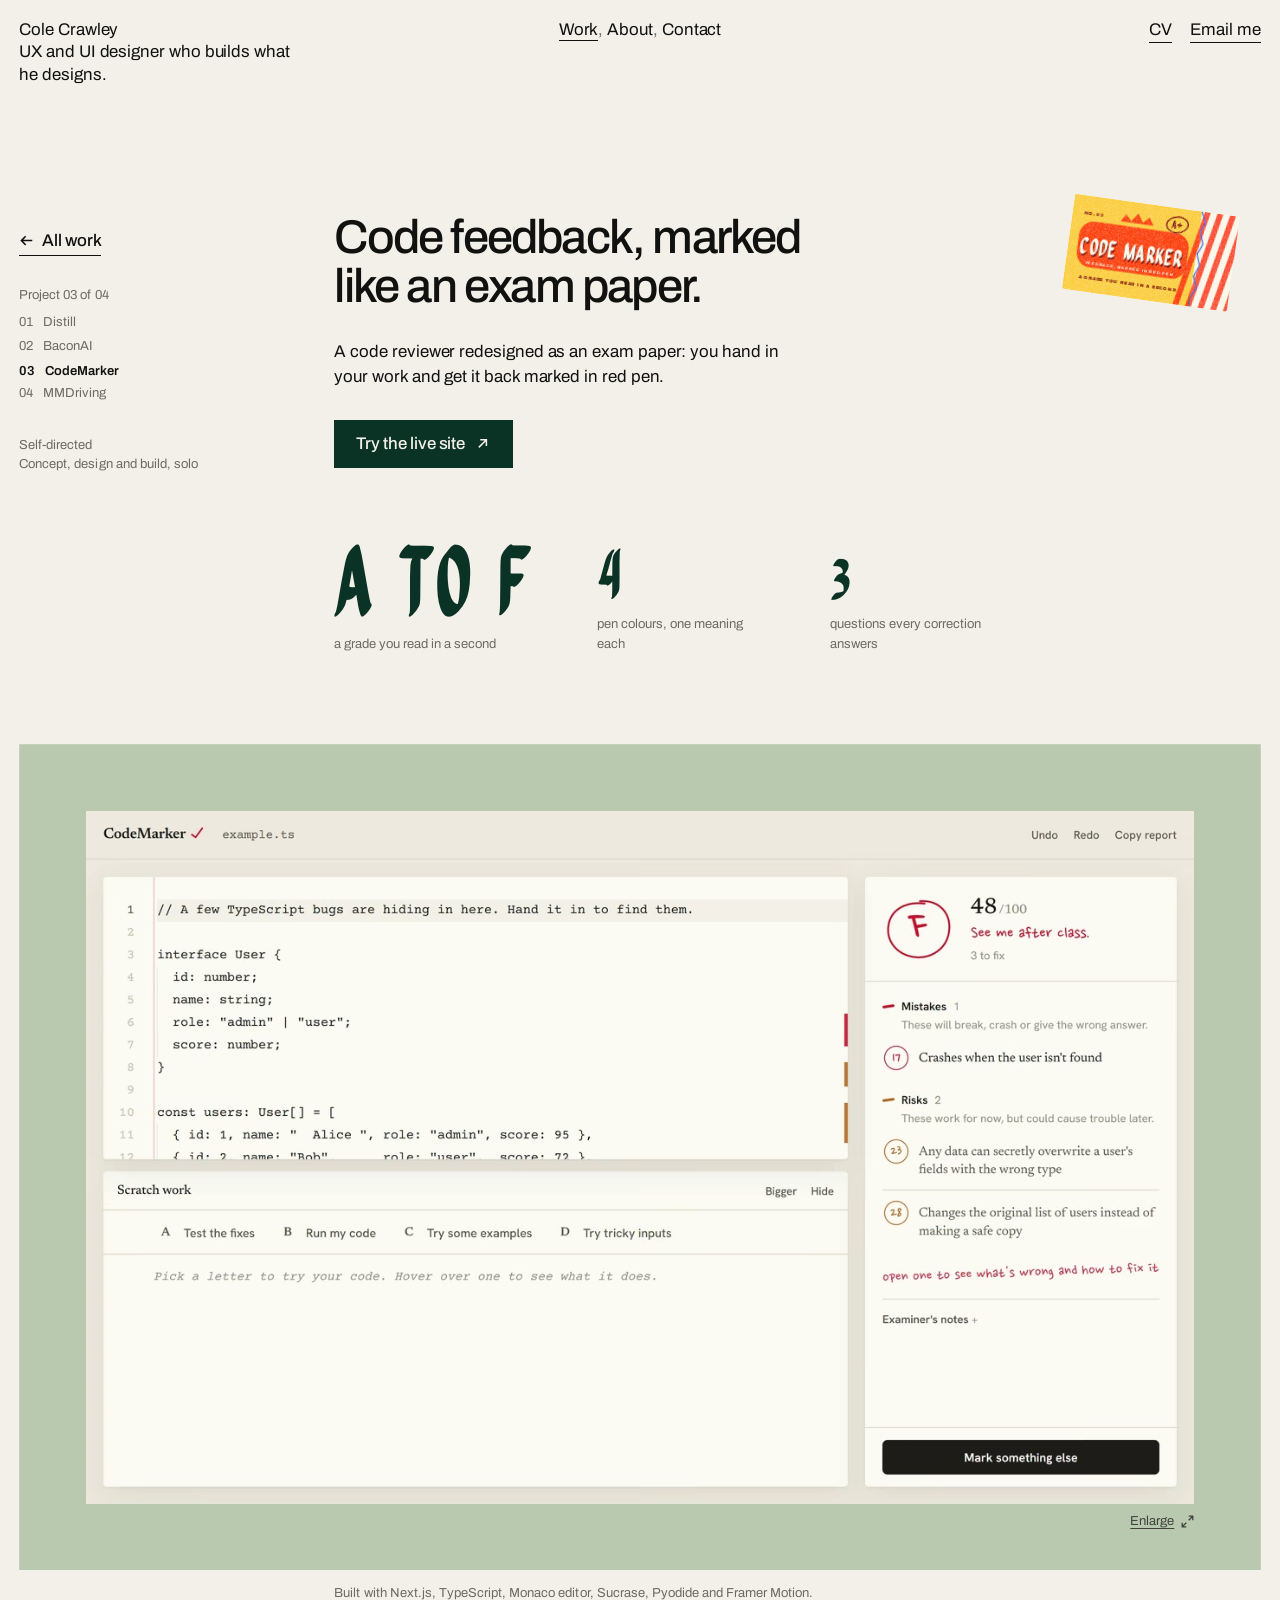
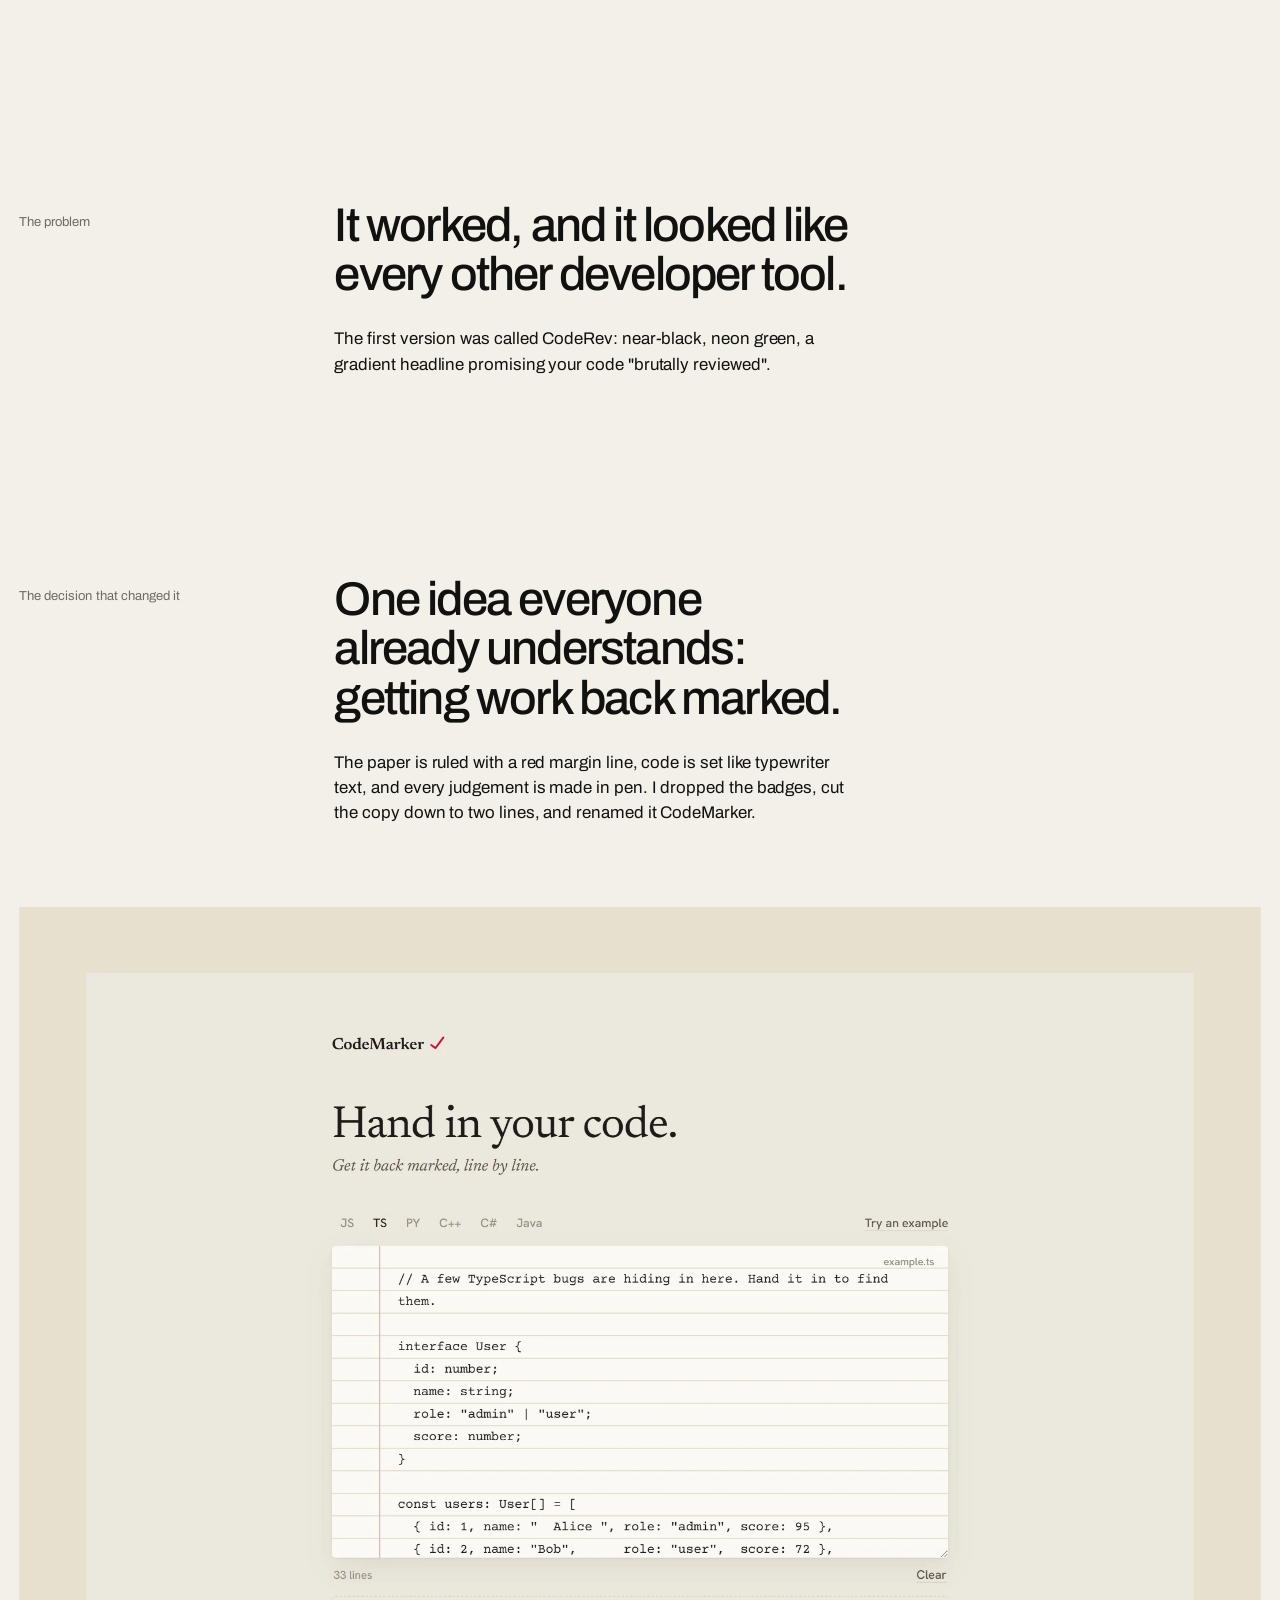
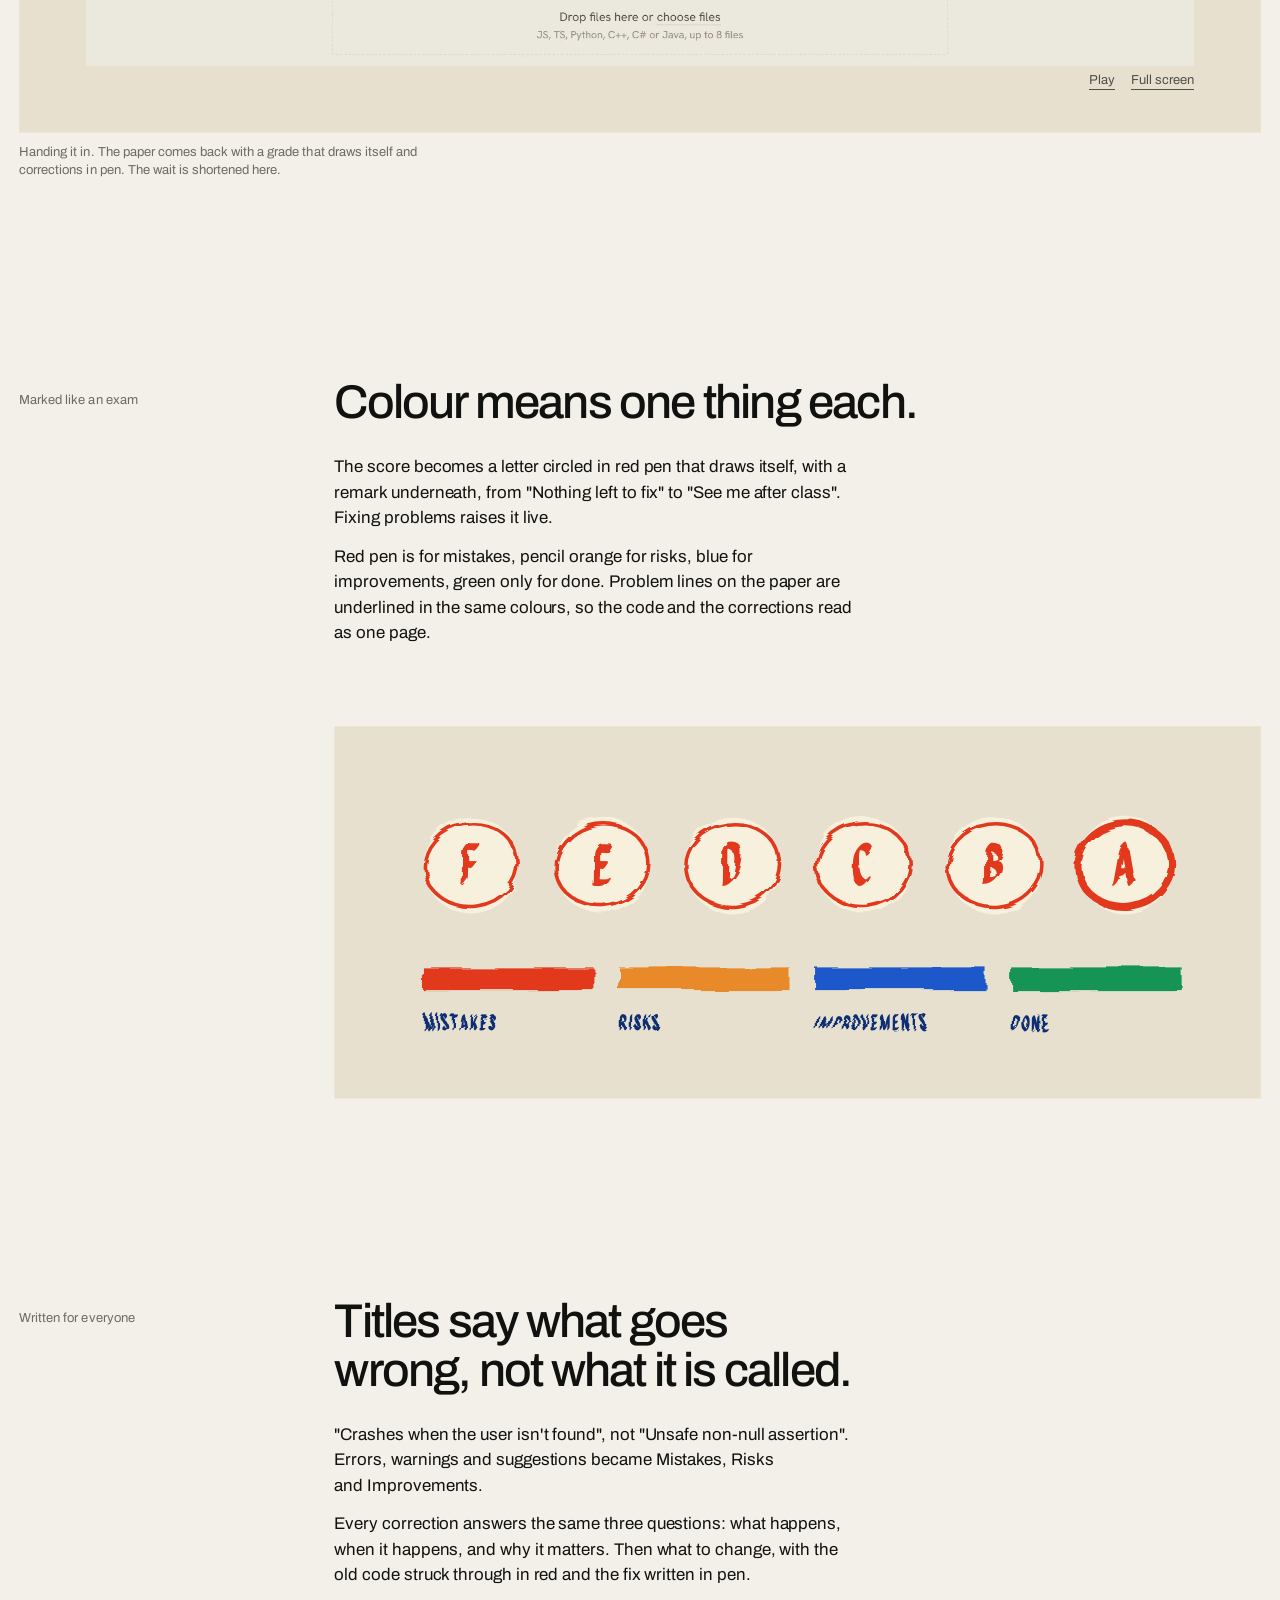
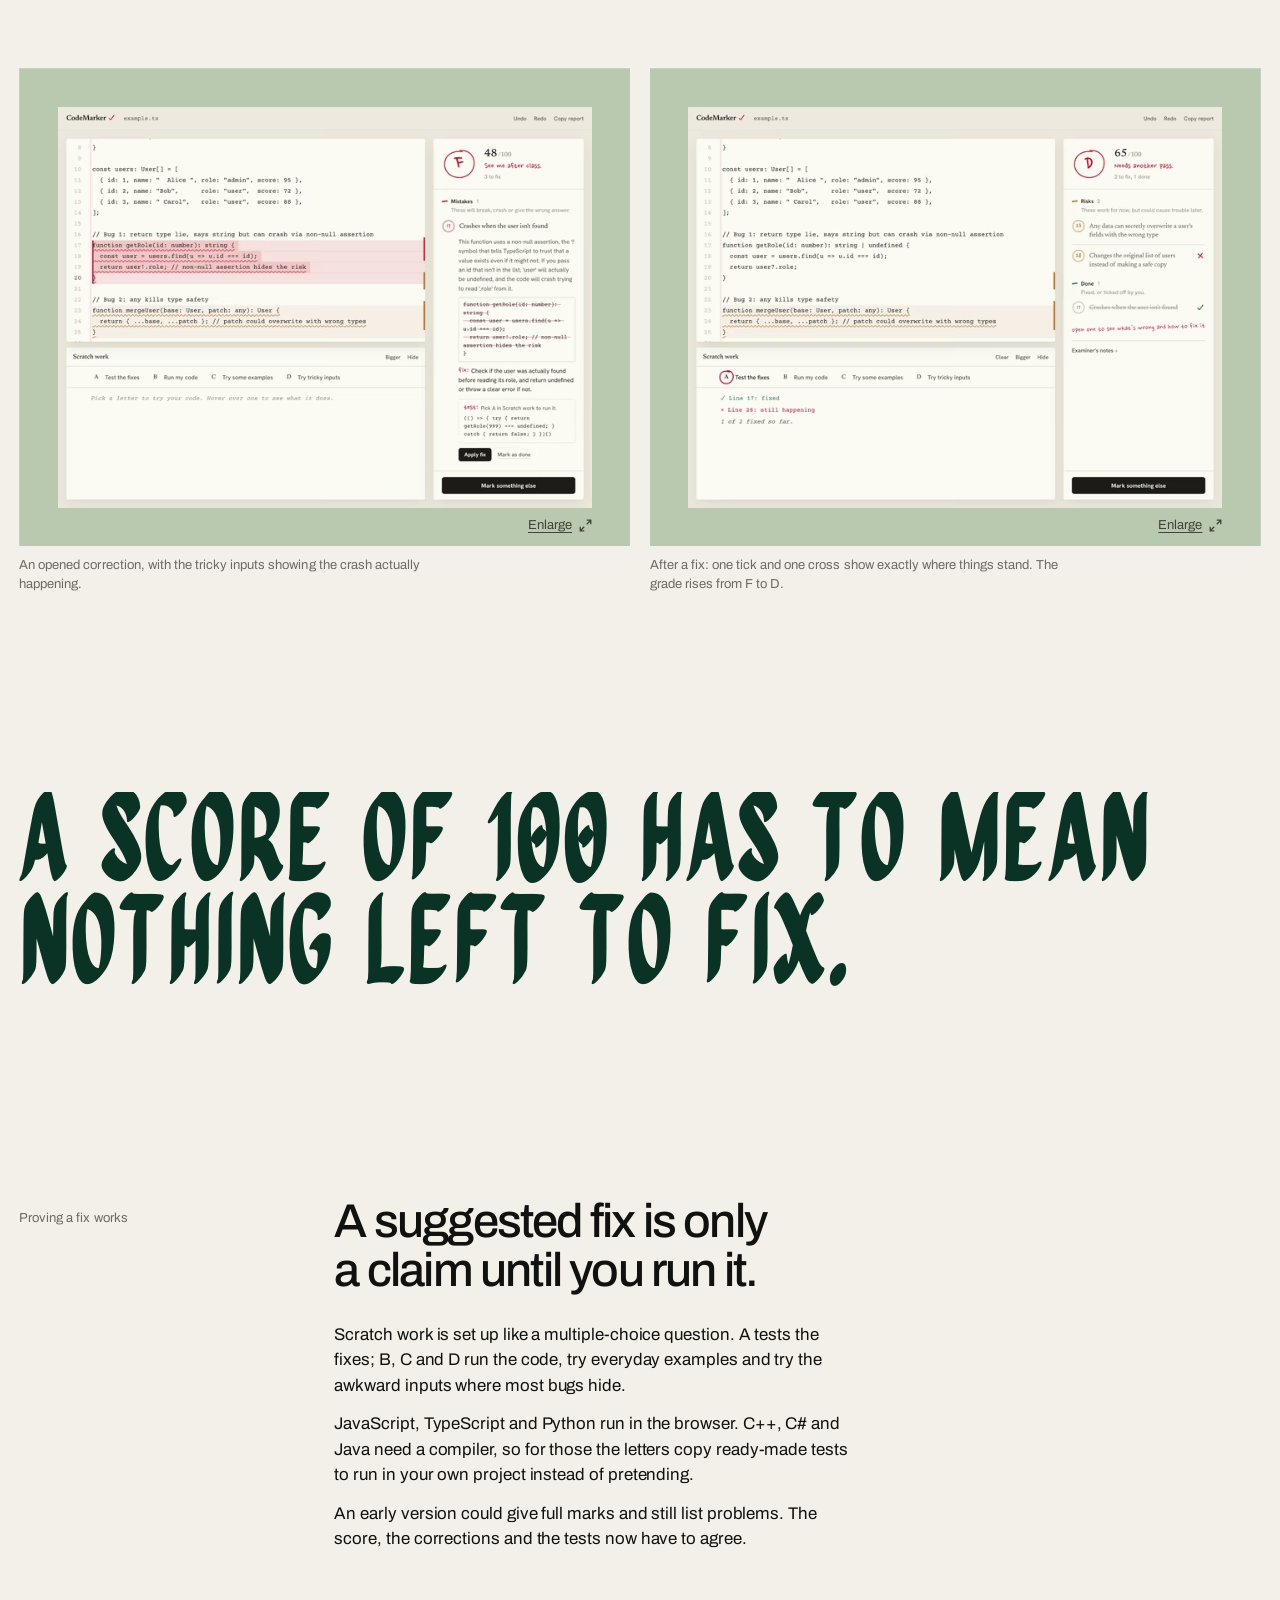
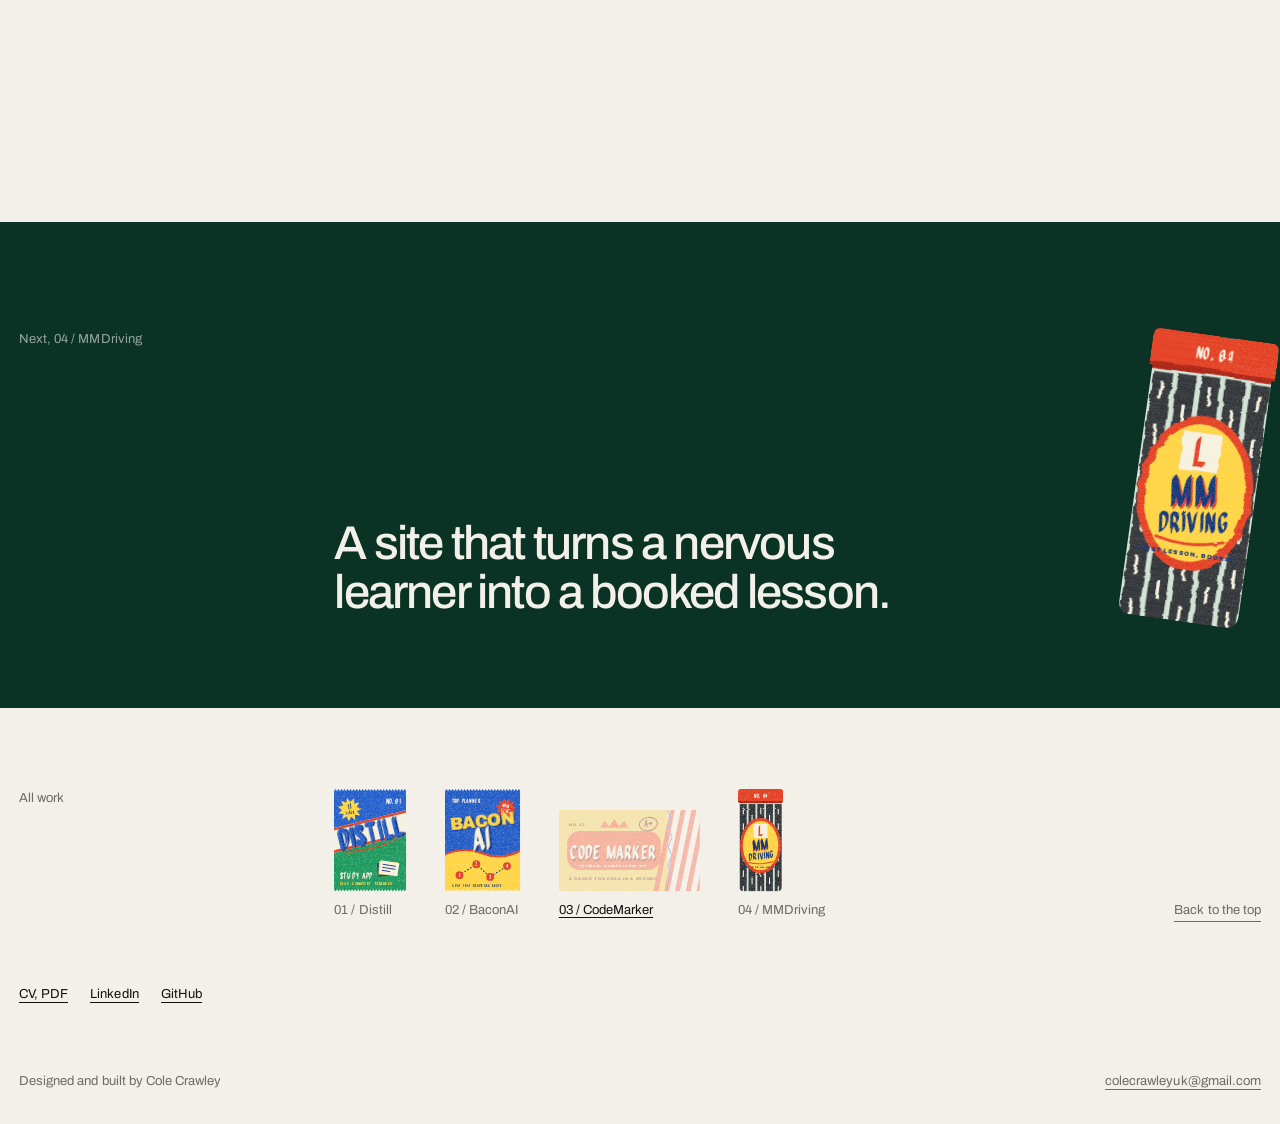
<file: code.html>
<!doctype html>
<html lang="en">
<head>
<meta charset="utf-8">
<meta name="viewport" content="width=device-width, initial-scale=1, viewport-fit=cover">
<meta name="theme-color" content="#f3f0e9">
<link rel="icon" href="favicon.svg" type="image/svg+xml">
<link rel="icon" href="favicon.ico" sizes="32x32">
<link rel="apple-touch-icon" href="apple-touch-icon.png">
<link rel="preload" href="fonts/archivo-latin.woff2" as="font" type="font/woff2" crossorigin>
<link rel="preload" href="fonts/quiapo.woff2" as="font" type="font/woff2" crossorigin>
<link rel="stylesheet" href="styles.css?v=1792433555">
<script>/* Vercel Web Analytics (no cookies), only on the real site, so a local preview never asks for a missing script */
if (/(^|[.])colecrawley[.]com$|vercel[.]app$/.test(location.hostname)) { window.va = window.va || function () { (window.vaq = window.vaq || []).push(arguments); };
var va = document.createElement('script'); va.defer = true; va.src = '/_vercel/insights/script.js'; document.head.appendChild(va); }</script>
<script>/* hide what will animate from the very first frame, so nothing is drawn once and then wiped in again.
If the page's reveal script has not started by the time the page is read, show everything instead. */
(function(d){if(matchMedia('(prefers-reduced-motion: reduce)').matches)return;d.classList.add('js');
document.addEventListener('DOMContentLoaded',function(){if(!window.__reveals)d.classList.remove('js')})})(document.documentElement)</script>
<meta name="description" content="A code reviewer redesigned as an exam paper: you hand in your work and get it back marked in red pen.">
<meta property="og:description" content="A code reviewer redesigned as an exam paper: you hand in your work and get it back marked in red pen.">
<meta property="og:type" content="website">
<link rel="preload" as="image" type="image/avif" imagesrcset="img/r/code-marked-400.avif?v=1792433555 400w, img/r/code-marked-640.avif?v=1792433555 640w, img/r/code-marked-960.avif?v=1792433555 960w, img/r/code-marked-1280.avif?v=1792433555 1280w, img/r/code-marked-1600.avif?v=1792433555 1600w, img/r/code-marked-2400.avif?v=1792433555 2400w, img/r/code-marked-3200.avif?v=1792433555 3200w" imagesizes="(max-width: 820px) 100vw, 88vw" fetchpriority="high">
<link rel="canonical" href="https://colecrawley.com/code.html">
<meta property="og:site_name" content="Cole Crawley">
<meta property="og:title" content="CodeMarker, a case study by Cole Crawley">
<meta property="og:url" content="https://colecrawley.com/code.html">
<meta property="og:image" content="https://colecrawley.com/img/og/code.jpg">
<meta property="og:image:width" content="1200">
<meta property="og:image:height" content="630">
<meta name="twitter:card" content="summary_large_image">
<title>CodeMarker, a case study by Cole Crawley</title>
</head>
<body class="cs" id="top">
<svg width="0" height="0" style="position:absolute" aria-hidden="true"><defs><filter id="wob" x="-5%" y="-5%" width="110%" height="110%"><feTurbulence type="fractalNoise" baseFrequency=".03" numOctaves="2" seed="3"/><feDisplacementMap in="SourceGraphic" scale="2.6"/></filter>
<filter id="wob2" x="-5%" y="-5%" width="110%" height="110%"><feTurbulence type="fractalNoise" baseFrequency=".05" numOctaves="2" seed="9"/><feDisplacementMap in="SourceGraphic" scale="2"/></filter>
<filter id="brush" x="-5%" y="-5%" width="110%" height="110%"><feTurbulence type="fractalNoise" baseFrequency=".018 .09" numOctaves="2" seed="14"/><feDisplacementMap in="SourceGraphic" scale="6"/></filter>
<filter id="streak" x="0" y="0" width="100%" height="100%"><feTurbulence type="fractalNoise" baseFrequency=".012 .5" numOctaves="2" seed="21"/><feColorMatrix type="saturate" values="0"/></filter>
<filter id="ink" x="0" y="0" width="100%" height="100%"><feTurbulence type="fractalNoise" baseFrequency=".85" numOctaves="2" seed="5" result="n"/><feColorMatrix in="n" type="matrix" values="0 0 0 0 0 0 0 0 0 0 0 0 0 0 0 0 0 0 -2.6 1.5" result="a"/><feComposite in="SourceGraphic" in2="a" operator="in"/></filter>
<pattern id="dotsY" width="5" height="5" patternUnits="userSpaceOnUse" patternTransform="rotate(28)"><circle cx="2.5" cy="2.5" r="1" fill="#ffb21a"/></pattern></defs></svg>
<div class="cs-bar" aria-hidden="true"><i></i></div>
<div class="dock" inert><a class="dock-name dock-back" href="index.html#work"><svg class="ar" viewBox="0 0 16 16" aria-hidden="true"><path d="M14 8H3M7 3.5 2.5 8 7 12.5" fill="none" stroke="currentColor" stroke-width="1.6"/></svg>All work</a><span class="dock-proj"><a href="bacon.html" aria-label="Previous project: BaconAI">Previous</a><b>03 of 04, CodeMarker</b><a href="mm.html" aria-label="Next project: MMDriving">Next</a></span><span class="dock-nav"><a href="index.html#work" aria-current="page">Work</a>, <a href="about.html">About</a>, <a href="index.html#contact">Contact</a></span></div>
<a class="skip" href="#main">Skip to the content</a>
<header class="top cs-top">
  <p class="who"><a href="index.html">Cole Crawley</a><br>UX and UI designer who builds what he designs.</p>
  <nav aria-label="Main"><a href="index.html#work" aria-current="page">Work</a>, <a href="about.html">About</a>, <a href="index.html#contact">Contact</a></nav>
  <p class="top-r"><a class="u" href="cv/Cole_Crawley_CV.pdf">CV</a><a class="u" href="mailto:colecrawleyuk@gmail.com">Email me</a></p>
</header>

<main id="main">
<section class="cs-hero">
  <div class="cs-id"><nav class="cs-index" aria-label="Projects"><a class="cs-back" href="index.html#work"><svg class="ar" viewBox="0 0 16 16" aria-hidden="true"><path d="M14 8H3M7 3.5 2.5 8 7 12.5" fill="none" stroke="currentColor" stroke-width="1.6"/></svg>All work</a><p class="small">Project 03 of 04</p><ol><li><a href="distill.html"><span>01</span>Distill</a></li><li><a href="bacon.html"><span>02</span>BaconAI</a></li><li><b aria-current="page"><span>03</span>CodeMarker</b></li><li><a href="mm.html"><span>04</span>MMDriving</a></li></ol></nav><p class="small cs-kind">Self-directed<br>Concept, design and build, solo</p></div>
  <h1 data-rise><span>Code feedback, marked like an exam paper.</span></h1>
  <span class="cs-pack" style="view-transition-name:pack-code"><svg class="pack-art" style="--ar:1.7347" viewBox="0 0 340 196" role="img" aria-hidden="true"><defs><clipPath id="c-code"><rect width="340" height="196" rx="5"/></clipPath></defs><g clip-path="url(#c-code)"><rect width="340" height="196" fill="#fbf7ea"/>
<g style="mix-blend-mode:multiply" filter="url(#wob)"><rect width="262" height="196" fill="#ffd84a"/><rect width="262" height="196" fill="url(#dotsY)"/></g>
<g style="mix-blend-mode:multiply" filter="url(#wob2)" transform="translate(1.6 -1.2)"><rect x="18" y="52" width="226" height="94" rx="30" fill="#ff4f38"/><path d="M146 44 l10 -16 l12 13 l12 -18 l12 18 l12 -13 l10 16 z" fill="#ff4f38" transform="translate(-48 0)"/></g>
<g style="mix-blend-mode:multiply" filter="url(#wob2)"><path d="M268 0 l-40 196 h12 l40 -196z" fill="#ff4f38"/><path d="M294 0 l-40 196 h12 l40 -196z" fill="#ff4f38"/><path d="M320 0 l-40 196 h12 l40 -196z" fill="#ff4f38"/><path d="M346 0 l-40 196 h12 l40 -196z" fill="#ff4f38"/><path d="M372 0 l-40 196 h12 l40 -196z" fill="#ff4f38"/><path d="M398 0 l-40 196 h12 l40 -196z" fill="#ff4f38"/><path d="M262 0 l10 22 l-8 20 l9 24 l-9 22 l8 22 l-9 24 l9 22 l-10 20 v20" fill="none" stroke="#2f6bf0" stroke-width="2.4"/></g>
<g filter="url(#wob2)"><text x="133" y="122" text-anchor="middle" fill="#7a1108" style="font:400 46px Quiapo;letter-spacing:.6px" >CODE MARKER</text><text x="131" y="119" text-anchor="middle" fill="#fbf7ea" style="font:400 46px Quiapo;letter-spacing:.6px" >CODE MARKER</text>
<text x="131" y="138" text-anchor="middle" fill="#fbf7ea" style="font:800 7.5px Archivo;letter-spacing:1.6px">FEEDBACK, MARKED IN RED PEN</text>
<text x="131" y="170" text-anchor="middle" fill="#7a1108" style="font:900 9px Archivo;letter-spacing:1.6px">A GRADE YOU READ IN A SECOND</text>
<ellipse cx="216" cy="34" rx="22" ry="16" fill="none" stroke="#7a1108" stroke-width="2.6" transform="rotate(-9 216 34)"/><text x="216" y="42" text-anchor="middle" fill="#7a1108" style="font:400 24px Quiapo;letter-spacing:.6px" >A+</text>
<text x="24" y="38" fill="#7a1108" style="font:900 9px Archivo;letter-spacing:1.4px">NO. 03</text></g><rect width="340" height="196" fill="#fbf7ea" filter="url(#ink)" opacity="0.3"/></g></svg></span>
  <p class="cs-lede">A code reviewer redesigned as an exam paper: you hand in your work and get it back marked in red pen.</p>
  <p class="cs-cta"><a class="cs-live" href="https://codemarker.vercel.app" target="_blank" rel="noopener">Try the live site<svg class="ar" viewBox="0 0 16 16" aria-hidden="true"><path d="M4 12 12 4M5.5 4H12v6.5" fill="none" stroke="currentColor" stroke-width="1.6"/></svg><span class="vh"> (opens in a new tab)</span></a></p>
  <ul class="cs-results" aria-label="Results"><li><b>A to F</b><span>a grade you read in a second</span></li><li><b>4</b><span>pen colours, one meaning each</span></li><li><b>3</b><span>questions every correction answers</span></li></ul>
  <figure class="plate t-sage cs-first"><div class="plate-in" data-wipe><button class="zoom" type="button" data-full="img/r/code-marked-3200.webp?v=1792433555" aria-label="Enlarge: The marked paper: code on the left, and on the right a circled F, 48 out of 100, and corrections grouped into Mistakes and Risks"><picture class="ph" style="background-image:url([data-uri])"><source type="image/avif" srcset="img/r/code-marked-400.avif?v=1792433555 400w, img/r/code-marked-640.avif?v=1792433555 640w, img/r/code-marked-960.avif?v=1792433555 960w, img/r/code-marked-1280.avif?v=1792433555 1280w, img/r/code-marked-1600.avif?v=1792433555 1600w, img/r/code-marked-2400.avif?v=1792433555 2400w, img/r/code-marked-3200.avif?v=1792433555 3200w" sizes="(max-width: 820px) 100vw, 88vw"><img src="img/r/code-marked-1280.webp?v=1792433555" srcset="img/r/code-marked-400.webp?v=1792433555 400w, img/r/code-marked-640.webp?v=1792433555 640w, img/r/code-marked-960.webp?v=1792433555 960w, img/r/code-marked-1280.webp?v=1792433555 1280w, img/r/code-marked-1600.webp?v=1792433555 1600w, img/r/code-marked-2400.webp?v=1792433555 2400w, img/r/code-marked-3200.webp?v=1792433555 3200w" sizes="(max-width: 820px) 100vw, 88vw" alt="The marked paper: code on the left, and on the right a circled F, 48 out of 100, and corrections grouped into Mistakes and Risks" width="3200" height="2000" data-fallback="img/r/code-marked-1280.webp?v=1792433555" fetchpriority="high" decoding="async"></picture></button></div></figure>
  <p class="cs-built small">Built with Next.js, TypeScript, Monaco editor, Sucrase, Pyodide and Framer Motion.</p>
</section>

<section class="cs-sec s-0">
  <p class="small">The problem</p>
  <h2 data-rise><span>It worked, and it looked like every other developer tool.</span></h2>
  <div class="cs-text"><p>The first version was called CodeRev: near-black, neon green, a gradient headline promising your code "brutally reviewed".</p></div>
</section>

<section class="cs-sec s-1">
  <p class="small">The decision that changed it</p>
  <h2 data-rise><span>One idea everyone already understands: getting work back marked.</span></h2>
  <div class="cs-text"><p>The paper is ruled with a red margin line, code is set like typewriter text, and every judgement is made in pen. I dropped the badges, cut the copy down to two lines, and renamed it CodeMarker.</p></div>
  <figure class="plate t-cream cs-full"><div class="plate-in" data-wipe><div class="vid"><video class="clip" muted loop playsinline preload="none" poster="img/code-flow-poster.webp?v=1792433555" width="1920" height="1200" aria-label="Code being handed in on CodeMarker, then coming back with a grade circled in red pen and a list of corrections" data-poster="img/code-flow-poster.webp?v=1792433555"><source src="img/code-flow-m.mp4?v=1792433555" type="video/mp4" media="(max-width: 820px)"><source src="img/code-flow.mp4?v=1792433555" type="video/mp4"></video><span class="vid-bs"><button class="vid-b" type="button" aria-pressed="false">Pause</button><button class="vid-f" type="button">Full screen</button></span></div></div><figcaption class="small">Handing it in. The paper comes back with a grade that draws itself and corrections in pen. The wait is shortened here.</figcaption></figure>
</section>

<section class="cs-sec s-2">
  <p class="small">Marked like an exam</p>
  <h2 data-rise><span>Colour means one thing each.</span></h2>
  <div class="cs-text"><p>The score becomes a letter circled in red pen that draws itself, with a remark underneath, from "Nothing left to fix" to "See me after class". Fixing problems raises it live.</p><p>Red pen is for mistakes, pencil orange for risks, blue for improvements, green only for done. Problem lines on the paper are underlined in the same colours, so the code and the corrections read as one page.</p></div>
  <figure class="cs-wide cs-draw" data-wipe><svg class="draw " viewBox="0 0 580 190" role="img" aria-hidden="true"><g filter="url(#brush)"><g class="a" style="--i:0"><circle cx="60" cy="62" r="34" fill="#f6f0dd"/><ellipse cx="60" cy="62" rx="33" ry="29" fill="none" stroke="#e2371f" stroke-width="2.5" transform="rotate(-8 60 62)"/><text x="60" y="76" text-anchor="middle" fill="#e2371f" style="font:400 40px Quiapo;letter-spacing:.6px" >F</text></g><g class="a" style="--i:3"><circle cx="152" cy="62" r="34" fill="#f6f0dd"/><ellipse cx="152" cy="62" rx="33" ry="29" fill="none" stroke="#e2371f" stroke-width="2.5" transform="rotate(-8 152 62)"/><text x="152" y="76" text-anchor="middle" fill="#e2371f" style="font:400 40px Quiapo;letter-spacing:.6px" >E</text></g><g class="a" style="--i:6"><circle cx="244" cy="62" r="34" fill="#f6f0dd"/><ellipse cx="244" cy="62" rx="33" ry="29" fill="none" stroke="#e2371f" stroke-width="2.5" transform="rotate(-8 244 62)"/><text x="244" y="76" text-anchor="middle" fill="#e2371f" style="font:400 40px Quiapo;letter-spacing:.6px" >D</text></g><g class="a" style="--i:9"><circle cx="336" cy="62" r="34" fill="#f6f0dd"/><ellipse cx="336" cy="62" rx="33" ry="29" fill="none" stroke="#e2371f" stroke-width="2.5" transform="rotate(-8 336 62)"/><text x="336" y="76" text-anchor="middle" fill="#e2371f" style="font:400 40px Quiapo;letter-spacing:.6px" >C</text></g><g class="a" style="--i:12"><circle cx="428" cy="62" r="34" fill="#f6f0dd"/><ellipse cx="428" cy="62" rx="33" ry="29" fill="none" stroke="#e2371f" stroke-width="2.5" transform="rotate(-8 428 62)"/><text x="428" y="76" text-anchor="middle" fill="#e2371f" style="font:400 40px Quiapo;letter-spacing:.6px" >B</text></g><g class="a" style="--i:15"><circle cx="520" cy="62" r="34" fill="#f6f0dd"/><ellipse cx="520" cy="62" rx="33" ry="29" fill="none" stroke="#e2371f" stroke-width="5" transform="rotate(-8 520 62)"/><text x="520" y="76" text-anchor="middle" fill="#e2371f" style="font:400 40px Quiapo;letter-spacing:.6px" >A</text></g><g class="a" style="--i:20"><rect x="26" y="134" width="120" height="16" fill="#e2371f"/><text x="26" y="178" text-anchor="start" fill="#0e2f73" style="font:400 15px Quiapo;letter-spacing:.6px" >MISTAKES</text></g><g class="a" style="--i:23"><rect x="164" y="134" width="120" height="16" fill="#e8892b"/><text x="164" y="178" text-anchor="start" fill="#0e2f73" style="font:400 15px Quiapo;letter-spacing:.6px" >RISKS</text></g><g class="a" style="--i:26"><rect x="302" y="134" width="120" height="16" fill="#1f58c9"/><text x="302" y="178" text-anchor="start" fill="#0e2f73" style="font:400 15px Quiapo;letter-spacing:.6px" >IMPROVEMENTS</text></g><g class="a" style="--i:29"><rect x="440" y="134" width="120" height="16" fill="#159457"/><text x="440" y="178" text-anchor="start" fill="#0e2f73" style="font:400 15px Quiapo;letter-spacing:.6px" >DONE</text></g></g></svg></figure>
</section>

<section class="cs-sec s-3">
  <p class="small">Written for everyone</p>
  <h2 data-rise><span>Titles say what goes wrong, not what it is called.</span></h2>
  <div class="cs-text"><p>"Crashes when the user isn't found", not "Unsafe non-null assertion". Errors, warnings and suggestions became Mistakes, Risks and Improvements.</p><p>Every correction answers the same three questions: what happens, when it happens, and why it matters. Then what to change, with the old code struck through in red and the fix written in pen.</p></div>
  <div class="cs-pair cs-duo"><figure class="plate t-sage "><div class="plate-in" data-wipe><button class="zoom" type="button" data-full="img/r/code-open-3200.webp?v=1792433555" aria-label="Enlarge: An opened correction explaining in plain English why the code crashes, with the original struck through and a handwritten fix"><picture class="ph" style="background-image:url([data-uri])"><source type="image/avif" srcset="img/r/code-open-400.avif?v=1792433555 400w, img/r/code-open-640.avif?v=1792433555 640w, img/r/code-open-960.avif?v=1792433555 960w, img/r/code-open-1280.avif?v=1792433555 1280w, img/r/code-open-1600.avif?v=1792433555 1600w, img/r/code-open-2400.avif?v=1792433555 2400w, img/r/code-open-3200.avif?v=1792433555 3200w" sizes="(max-width: 820px) 100vw, 44vw"><img src="img/r/code-open-1280.webp?v=1792433555" srcset="img/r/code-open-400.webp?v=1792433555 400w, img/r/code-open-640.webp?v=1792433555 640w, img/r/code-open-960.webp?v=1792433555 960w, img/r/code-open-1280.webp?v=1792433555 1280w, img/r/code-open-1600.webp?v=1792433555 1600w, img/r/code-open-2400.webp?v=1792433555 2400w, img/r/code-open-3200.webp?v=1792433555 3200w" sizes="(max-width: 820px) 100vw, 44vw" alt="An opened correction explaining in plain English why the code crashes, with the original struck through and a handwritten fix" width="3200" height="2400" data-fallback="img/r/code-open-1280.webp?v=1792433555" loading="lazy" decoding="async"></picture></button></div><figcaption class="small">An opened correction, with the tricky inputs showing the crash actually happening.</figcaption></figure><figure class="plate t-sage "><div class="plate-in" data-wipe><button class="zoom" type="button" data-full="img/r/code-fixed-3200.webp?v=1792433555" aria-label="Enlarge: After applying a fix: one tick, one cross, and the grade raised from F to D"><picture class="ph" style="background-image:url([data-uri])"><source type="image/avif" srcset="img/r/code-fixed-400.avif?v=1792433555 400w, img/r/code-fixed-640.avif?v=1792433555 640w, img/r/code-fixed-960.avif?v=1792433555 960w, img/r/code-fixed-1280.avif?v=1792433555 1280w, img/r/code-fixed-1600.avif?v=1792433555 1600w, img/r/code-fixed-2400.avif?v=1792433555 2400w, img/r/code-fixed-3200.avif?v=1792433555 3200w" sizes="(max-width: 820px) 100vw, 44vw"><img src="img/r/code-fixed-1280.webp?v=1792433555" srcset="img/r/code-fixed-400.webp?v=1792433555 400w, img/r/code-fixed-640.webp?v=1792433555 640w, img/r/code-fixed-960.webp?v=1792433555 960w, img/r/code-fixed-1280.webp?v=1792433555 1280w, img/r/code-fixed-1600.webp?v=1792433555 1600w, img/r/code-fixed-2400.webp?v=1792433555 2400w, img/r/code-fixed-3200.webp?v=1792433555 3200w" sizes="(max-width: 820px) 100vw, 44vw" alt="After applying a fix: one tick, one cross, and the grade raised from F to D" width="3200" height="2400" data-fallback="img/r/code-fixed-1280.webp?v=1792433555" loading="lazy" decoding="async"></picture></button></div><figcaption class="small">After a fix: one tick and one cross show exactly where things stand. The grade rises from F to D.</figcaption></figure></div>
</section>

<blockquote class="cs-quote"><p data-rise><span>A score of 100 has to mean nothing left to fix.</span></p></blockquote>

<section class="cs-sec s-5">
  <p class="small">Proving a fix works</p>
  <h2 data-rise><span>A suggested fix is only a claim until you run it.</span></h2>
  <div class="cs-text"><p>Scratch work is set up like a multiple-choice question. A tests the fixes; B, C and D run the code, try everyday examples and try the awkward inputs where most bugs hide.</p><p>JavaScript, TypeScript and Python run in the browser. C++, C# and Java need a compiler, so for those the letters copy ready-made tests to run in your own project instead of pretending.</p><p>An early version could give full marks and still list problems. The score, the corrections and the tests now have to agree.</p></div>
</section>
</main>

<a class="cs-next" href="mm.html">
  <span class="small">Next, 04 / MMDriving</span>
  <span class="cs-next-t">A site that turns a nervous learner into a booked lesson.</span>
  <span class="cs-next-p" style="view-transition-name:pack-mm"><svg class="pack-art" style="--ar:0.4412" viewBox="0 0 150 340" role="img" aria-hidden="true"><defs><clipPath id="c-mm"><path d="M10 0 h130 q10 0 10 10 v34 h-4 v280 q0 16 -16 16 h-110 q-16 0 -16 -16 v-280 h-4 v-34 q0 -10 10 -10z"/></clipPath></defs><g clip-path="url(#c-mm)"><g filter="url(#brush)"><rect width="150" height="340" fill="#cfe0d2"/><rect x="6" y="50" width="23" height="290" fill="#2b2f33"/><rect x="16" y="62" width="3.5" height="22" fill="#f6f0dd"/><rect x="16" y="114" width="3.5" height="22" fill="#f6f0dd"/><rect x="16" y="166" width="3.5" height="22" fill="#f6f0dd"/><rect x="16" y="218" width="3.5" height="22" fill="#f6f0dd"/><rect x="16" y="270" width="3.5" height="22" fill="#f6f0dd"/><rect x="16" y="322" width="3.5" height="22" fill="#f6f0dd"/><rect x="35" y="50" width="23" height="290" fill="#2b2f33"/><rect x="45" y="86" width="3.5" height="22" fill="#f6f0dd"/><rect x="45" y="138" width="3.5" height="22" fill="#f6f0dd"/><rect x="45" y="190" width="3.5" height="22" fill="#f6f0dd"/><rect x="45" y="242" width="3.5" height="22" fill="#f6f0dd"/><rect x="45" y="294" width="3.5" height="22" fill="#f6f0dd"/><rect x="64" y="50" width="23" height="290" fill="#2b2f33"/><rect x="74" y="62" width="3.5" height="22" fill="#f6f0dd"/><rect x="74" y="114" width="3.5" height="22" fill="#f6f0dd"/><rect x="74" y="166" width="3.5" height="22" fill="#f6f0dd"/><rect x="74" y="218" width="3.5" height="22" fill="#f6f0dd"/><rect x="74" y="270" width="3.5" height="22" fill="#f6f0dd"/><rect x="74" y="322" width="3.5" height="22" fill="#f6f0dd"/><rect x="93" y="50" width="23" height="290" fill="#2b2f33"/><rect x="103" y="86" width="3.5" height="22" fill="#f6f0dd"/><rect x="103" y="138" width="3.5" height="22" fill="#f6f0dd"/><rect x="103" y="190" width="3.5" height="22" fill="#f6f0dd"/><rect x="103" y="242" width="3.5" height="22" fill="#f6f0dd"/><rect x="103" y="294" width="3.5" height="22" fill="#f6f0dd"/><rect x="122" y="50" width="23" height="290" fill="#2b2f33"/><rect x="132" y="62" width="3.5" height="22" fill="#f6f0dd"/><rect x="132" y="114" width="3.5" height="22" fill="#f6f0dd"/><rect x="132" y="166" width="3.5" height="22" fill="#f6f0dd"/><rect x="132" y="218" width="3.5" height="22" fill="#f6f0dd"/><rect x="132" y="270" width="3.5" height="22" fill="#f6f0dd"/><rect x="132" y="322" width="3.5" height="22" fill="#f6f0dd"/><rect width="150" height="46" fill="#e2371f"/><rect y="40" width="150" height="7" fill="#a81e10"/>
<ellipse cx="75" cy="188" rx="68" ry="92" fill="#e2371f"/><ellipse cx="75" cy="188" rx="59" ry="82" fill="#ffd23a"/>
<rect x="52" y="116" width="46" height="46" fill="#f6f0dd"/></g>
<g filter="url(#wob2)"><text x="75" y="156" text-anchor="middle" fill="#e2371f" style="font:400 48px Quiapo;letter-spacing:.6px" >L</text>
<g transform="rotate(-7 75 200)"><text x="77" y="206" text-anchor="middle" fill="#e2371f" style="font:400 50px Quiapo;letter-spacing:.6px" >MM</text><text x="75" y="203" text-anchor="middle" fill="#0e2f73" style="font:400 50px Quiapo;letter-spacing:.6px" >MM</text><text x="75" y="234" text-anchor="middle" fill="#0e2f73" style="font:400 33px Quiapo;letter-spacing:.6px" >DRIVING</text></g>
<path d="M36 244 q40 10 80 -3" fill="none" stroke="#e2371f" stroke-width="3.4" stroke-linecap="round"/>
<text x="75" y="30" text-anchor="middle" fill="#f6f0dd" style="font:400 20px Quiapo;letter-spacing:.6px" >NO. 04</text><text x="75" y="262" text-anchor="middle" fill="#0e2f73" style="font:900 7px Archivo;letter-spacing:1.2px">FIRST LESSON, BOOKED</text></g><rect width="150" height="340" filter="url(#streak)" opacity=".45" style="mix-blend-mode:soft-light"/><rect width="150" height="340" fill="#fbf7ea" filter="url(#ink)" opacity="0.2"/></g></svg></span>
</a>
<nav class="cs-shelf" aria-label="All projects"><p class="small">All work</p><ul><li><a href="distill.html"><span class="shelf-p"><svg class="pack-art" style="--ar:0.7059" viewBox="0 0 240 340" role="img" aria-hidden="true"><defs><clipPath id="c-distill"><path d="M0 7 L5.0 0 L10.0 7 L15.0 0 L20.0 7 L25.0 0 L30.0 7 L35.0 0 L40.0 7 L45.0 0 L50.0 7 L55.0 0 L60.0 7 L65.0 0 L70.0 7 L75.0 0 L80.0 7 L85.0 0 L90.0 7 L95.0 0 L100.0 7 L105.0 0 L110.0 7 L115.0 0 L120.0 7 L125.0 0 L130.0 7 L135.0 0 L140.0 7 L145.0 0 L150.0 7 L155.0 0 L160.0 7 L165.0 0 L170.0 7 L175.0 0 L180.0 7 L185.0 0 L190.0 7 L195.0 0 L200.0 7 L205.0 0 L210.0 7 L215.0 0 L220.0 7 L225.0 0 L230.0 7 L235.0 0 L240.0 7 L240 333 L235.0 340 L230.0 333 L225.0 340 L220.0 333 L215.0 340 L210.0 333 L205.0 340 L200.0 333 L195.0 340 L190.0 333 L185.0 340 L180.0 333 L175.0 340 L170.0 333 L165.0 340 L160.0 333 L155.0 340 L150.0 333 L145.0 340 L140.0 333 L135.0 340 L130.0 333 L125.0 340 L120.0 333 L115.0 340 L110.0 333 L105.0 340 L100.0 333 L95.0 340 L90.0 333 L85.0 340 L80.0 333 L75.0 340 L70.0 333 L65.0 340 L60.0 333 L55.0 340 L50.0 333 L45.0 340 L40.0 333 L35.0 340 L30.0 333 L25.0 340 L20.0 333 L15.0 340 L10.0 333 L5.0 340 L0.0 333 Z"/></clipPath></defs><g clip-path="url(#c-distill)"><g filter="url(#brush)"><rect width="240" height="340" fill="#1f58c9"/><path d="M-10 214 L250 150 L250 350 L-10 350Z" fill="#159457"/>
<path d="M-10 132 L250 68 L250 150 L-10 214Z" fill="#f6f0dd"/><path d="M-10 132 L250 68 L250 76 L-10 140Z" fill="#e2371f"/><path d="M-10 206 L250 142 L250 150 L-10 214Z" fill="#e2371f"/>
<polygon points="66.5,30.7 67.3,48.2 84.3,44.5 75.5,59.6 91.9,65.7 76.4,73.7 86.8,87.7 69.4,85.9 70.7,103.4 57.0,92.5 48.6,107.9 42.9,91.3 27.6,99.7 31.8,82.7 14.3,81.5 27.0,69.4 13.0,59.0 30.2,55.7 24.1,39.3 40.3,45.9 44.0,28.8 54.1,43.1" fill="#ffd23a"/>
<g transform="translate(150 236) rotate(9)"><rect x="-8" y="10" width="62" height="44" fill="#0e2f73" transform="rotate(-14)"/><rect x="0" y="4" width="62" height="44" fill="#ffd23a" transform="rotate(-6)"/><rect x="6" y="0" width="62" height="44" fill="#f6f0dd"/><path d="M14 12 h44 M14 22 h44 M14 32 h28" stroke="#0e2f73" stroke-width="3" fill="none"/></g></g>
<g transform="rotate(-13.8 120 150)" filter="url(#wob2)"><text x="125" y="183" text-anchor="middle" fill="#0e2f73" style="font:400 96px Quiapo;letter-spacing:.6px" >DISTILL</text><text x="120" y="178" text-anchor="middle" fill="#1f58c9" style="font:400 96px Quiapo;letter-spacing:.6px" >DISTILL</text>
<path d="M30 190 q90 16 182 -4" fill="none" stroke="#e2371f" stroke-width="4" stroke-linecap="round"/></g>
<g filter="url(#wob2)"><g transform="rotate(-10 52 68)"><text x="52" y="68" text-anchor="middle" fill="#0e2f73" style="font:400 26px Quiapo;letter-spacing:.6px" >11</text><text x="52" y="84" text-anchor="middle" fill="#0e2f73" style="font:400 14px Quiapo;letter-spacing:.6px" >FIXES</text></g>
<text x="222" y="50" text-anchor="end" fill="#f6f0dd" style="font:400 26px Quiapo;letter-spacing:.6px" >NO. 01</text><text x="20" y="300" text-anchor="start" fill="#f6f0dd" style="font:400 30px Quiapo;letter-spacing:.6px" >STUDY APP</text><text x="20" y="318" text-anchor="start" fill="#ffd23a" style="font:400 14px Quiapo;letter-spacing:.6px" >READ · SUMMARISE · REMEMBER</text></g><rect width="240" height="340" filter="url(#streak)" opacity=".45" style="mix-blend-mode:soft-light"/><rect width="240" height="340" fill="#fbf7ea" filter="url(#ink)" opacity="0.22"/></g></svg></span><span class="small">01 / Distill</span></a></li><li><a href="bacon.html"><span class="shelf-p"><svg class="pack-art" style="--ar:0.7353" viewBox="0 0 250 340" role="img" aria-hidden="true"><defs><clipPath id="c-bacon"><path d="M0 7 L5.0 0 L10.0 7 L15.0 0 L20.0 7 L25.0 0 L30.0 7 L35.0 0 L40.0 7 L45.0 0 L50.0 7 L55.0 0 L60.0 7 L65.0 0 L70.0 7 L75.0 0 L80.0 7 L85.0 0 L90.0 7 L95.0 0 L100.0 7 L105.0 0 L110.0 7 L115.0 0 L120.0 7 L125.0 0 L130.0 7 L135.0 0 L140.0 7 L145.0 0 L150.0 7 L155.0 0 L160.0 7 L165.0 0 L170.0 7 L175.0 0 L180.0 7 L185.0 0 L190.0 7 L195.0 0 L200.0 7 L205.0 0 L210.0 7 L215.0 0 L220.0 7 L225.0 0 L230.0 7 L235.0 0 L240.0 7 L245.0 0 L250.0 7 L250 333 L245.0 340 L240.0 333 L235.0 340 L230.0 333 L225.0 340 L220.0 333 L215.0 340 L210.0 333 L205.0 340 L200.0 333 L195.0 340 L190.0 333 L185.0 340 L180.0 333 L175.0 340 L170.0 333 L165.0 340 L160.0 333 L155.0 340 L150.0 333 L145.0 340 L140.0 333 L135.0 340 L130.0 333 L125.0 340 L120.0 333 L115.0 340 L110.0 333 L105.0 340 L100.0 333 L95.0 340 L90.0 333 L85.0 340 L80.0 333 L75.0 340 L70.0 333 L65.0 340 L60.0 333 L55.0 340 L50.0 333 L45.0 340 L40.0 333 L35.0 340 L30.0 333 L25.0 340 L20.0 333 L15.0 340 L10.0 333 L5.0 340 L0.0 333 Z"/></clipPath></defs><g clip-path="url(#c-bacon)"><g filter="url(#brush)"><rect width="250" height="340" fill="#1b55c4"/><path d="M-10 222 q70 -34 135 -8 t135 -14 V350 H-10Z" fill="#ffd23a"/>
<path d="M-10 222 q70 -34 135 -8 t135 -14" fill="none" stroke="#e2371f" stroke-width="7"/><polygon points="215.0,30.4 216.0,45.8 231.1,42.8 223.7,56.3 237.9,61.9 224.4,69.2 233.4,81.7 218.0,80.5 218.8,95.8 206.6,86.5 198.9,99.9 193.7,85.4 180.0,92.5 183.4,77.5 168.1,76.1 179.0,65.3 166.9,55.9 182.0,52.7 176.9,38.2 191.3,43.7 194.8,28.7 204.0,41.1" fill="#e2371f"/></g>
<g transform="rotate(-6 120 140)" filter="url(#wob2)">
<text x="25" y="131" fill="#0e2f73" style="font:900 58px Archivo;font-stretch:96%;letter-spacing:-2px">BACON</text>
<text x="20" y="126" fill="#ffd23a" style="font:900 58px Archivo;font-stretch:96%;letter-spacing:-2px">BACON</text>
<text x="92" y="207" text-anchor="start" fill="#0e2f73" style="font:400 104px Quiapo;letter-spacing:.6px" >AI</text><text x="86" y="201" text-anchor="start" fill="#f6f0dd" style="font:400 104px Quiapo;letter-spacing:.6px" >AI</text></g>
<g filter="url(#wob2)"><path d="M48 286 L104 250 L150 292 L206 256" fill="none" stroke="#0e2f73" stroke-width="4" stroke-dasharray="2 9" stroke-linecap="round"/><circle cx="48" cy="286" r="13" fill="#e2371f"/><text x="48" y="293" text-anchor="middle" fill="#f6f0dd" style="font:400 19px Quiapo;letter-spacing:.6px" >1</text><circle cx="104" cy="250" r="13" fill="#e2371f"/><text x="104" y="257" text-anchor="middle" fill="#f6f0dd" style="font:400 19px Quiapo;letter-spacing:.6px" >2</text><circle cx="150" cy="292" r="13" fill="#e2371f"/><text x="150" y="299" text-anchor="middle" fill="#f6f0dd" style="font:400 19px Quiapo;letter-spacing:.6px" >3</text><circle cx="206" cy="256" r="13" fill="#e2371f"/><text x="206" y="263" text-anchor="middle" fill="#f6f0dd" style="font:400 19px Quiapo;letter-spacing:.6px" >4</text>
<g transform="rotate(9 202 64)"><text x="202" y="62" text-anchor="middle" fill="#f6f0dd" style="font:400 17px Quiapo;letter-spacing:.6px" >NOW</text><text x="202" y="80" text-anchor="middle" fill="#f6f0dd" style="font:400 19px Quiapo;letter-spacing:.6px" >LIVE</text></g>
<text x="22" y="48" text-anchor="start" fill="#f6f0dd" style="font:400 20px Quiapo;letter-spacing:.6px" >TRIP PLANNER</text><text x="22" y="326" text-anchor="start" fill="#0e2f73" style="font:400 13px Quiapo;letter-spacing:.6px" >A DAY THAT READS AS A ROUTE</text></g><rect width="250" height="340" filter="url(#streak)" opacity=".45" style="mix-blend-mode:soft-light"/><rect width="250" height="340" fill="#fbf7ea" filter="url(#ink)" opacity="0.22"/></g></svg></span><span class="small">02 / BaconAI</span></a></li><li><a href="code.html" aria-current="page"><span class="shelf-p"><svg class="pack-art" style="--ar:1.7347" viewBox="0 0 340 196" role="img" aria-hidden="true"><defs><clipPath id="c-code"><rect width="340" height="196" rx="5"/></clipPath></defs><g clip-path="url(#c-code)"><rect width="340" height="196" fill="#fbf7ea"/>
<g style="mix-blend-mode:multiply" filter="url(#wob)"><rect width="262" height="196" fill="#ffd84a"/><rect width="262" height="196" fill="url(#dotsY)"/></g>
<g style="mix-blend-mode:multiply" filter="url(#wob2)" transform="translate(1.6 -1.2)"><rect x="18" y="52" width="226" height="94" rx="30" fill="#ff4f38"/><path d="M146 44 l10 -16 l12 13 l12 -18 l12 18 l12 -13 l10 16 z" fill="#ff4f38" transform="translate(-48 0)"/></g>
<g style="mix-blend-mode:multiply" filter="url(#wob2)"><path d="M268 0 l-40 196 h12 l40 -196z" fill="#ff4f38"/><path d="M294 0 l-40 196 h12 l40 -196z" fill="#ff4f38"/><path d="M320 0 l-40 196 h12 l40 -196z" fill="#ff4f38"/><path d="M346 0 l-40 196 h12 l40 -196z" fill="#ff4f38"/><path d="M372 0 l-40 196 h12 l40 -196z" fill="#ff4f38"/><path d="M398 0 l-40 196 h12 l40 -196z" fill="#ff4f38"/><path d="M262 0 l10 22 l-8 20 l9 24 l-9 22 l8 22 l-9 24 l9 22 l-10 20 v20" fill="none" stroke="#2f6bf0" stroke-width="2.4"/></g>
<g filter="url(#wob2)"><text x="133" y="122" text-anchor="middle" fill="#7a1108" style="font:400 46px Quiapo;letter-spacing:.6px" >CODE MARKER</text><text x="131" y="119" text-anchor="middle" fill="#fbf7ea" style="font:400 46px Quiapo;letter-spacing:.6px" >CODE MARKER</text>
<text x="131" y="138" text-anchor="middle" fill="#fbf7ea" style="font:800 7.5px Archivo;letter-spacing:1.6px">FEEDBACK, MARKED IN RED PEN</text>
<text x="131" y="170" text-anchor="middle" fill="#7a1108" style="font:900 9px Archivo;letter-spacing:1.6px">A GRADE YOU READ IN A SECOND</text>
<ellipse cx="216" cy="34" rx="22" ry="16" fill="none" stroke="#7a1108" stroke-width="2.6" transform="rotate(-9 216 34)"/><text x="216" y="42" text-anchor="middle" fill="#7a1108" style="font:400 24px Quiapo;letter-spacing:.6px" >A+</text>
<text x="24" y="38" fill="#7a1108" style="font:900 9px Archivo;letter-spacing:1.4px">NO. 03</text></g><rect width="340" height="196" fill="#fbf7ea" filter="url(#ink)" opacity="0.3"/></g></svg></span><span class="small">03 / CodeMarker</span></a></li><li><a href="mm.html"><span class="shelf-p"><svg class="pack-art" style="--ar:0.4412" viewBox="0 0 150 340" role="img" aria-hidden="true"><defs><clipPath id="c-mm"><path d="M10 0 h130 q10 0 10 10 v34 h-4 v280 q0 16 -16 16 h-110 q-16 0 -16 -16 v-280 h-4 v-34 q0 -10 10 -10z"/></clipPath></defs><g clip-path="url(#c-mm)"><g filter="url(#brush)"><rect width="150" height="340" fill="#cfe0d2"/><rect x="6" y="50" width="23" height="290" fill="#2b2f33"/><rect x="16" y="62" width="3.5" height="22" fill="#f6f0dd"/><rect x="16" y="114" width="3.5" height="22" fill="#f6f0dd"/><rect x="16" y="166" width="3.5" height="22" fill="#f6f0dd"/><rect x="16" y="218" width="3.5" height="22" fill="#f6f0dd"/><rect x="16" y="270" width="3.5" height="22" fill="#f6f0dd"/><rect x="16" y="322" width="3.5" height="22" fill="#f6f0dd"/><rect x="35" y="50" width="23" height="290" fill="#2b2f33"/><rect x="45" y="86" width="3.5" height="22" fill="#f6f0dd"/><rect x="45" y="138" width="3.5" height="22" fill="#f6f0dd"/><rect x="45" y="190" width="3.5" height="22" fill="#f6f0dd"/><rect x="45" y="242" width="3.5" height="22" fill="#f6f0dd"/><rect x="45" y="294" width="3.5" height="22" fill="#f6f0dd"/><rect x="64" y="50" width="23" height="290" fill="#2b2f33"/><rect x="74" y="62" width="3.5" height="22" fill="#f6f0dd"/><rect x="74" y="114" width="3.5" height="22" fill="#f6f0dd"/><rect x="74" y="166" width="3.5" height="22" fill="#f6f0dd"/><rect x="74" y="218" width="3.5" height="22" fill="#f6f0dd"/><rect x="74" y="270" width="3.5" height="22" fill="#f6f0dd"/><rect x="74" y="322" width="3.5" height="22" fill="#f6f0dd"/><rect x="93" y="50" width="23" height="290" fill="#2b2f33"/><rect x="103" y="86" width="3.5" height="22" fill="#f6f0dd"/><rect x="103" y="138" width="3.5" height="22" fill="#f6f0dd"/><rect x="103" y="190" width="3.5" height="22" fill="#f6f0dd"/><rect x="103" y="242" width="3.5" height="22" fill="#f6f0dd"/><rect x="103" y="294" width="3.5" height="22" fill="#f6f0dd"/><rect x="122" y="50" width="23" height="290" fill="#2b2f33"/><rect x="132" y="62" width="3.5" height="22" fill="#f6f0dd"/><rect x="132" y="114" width="3.5" height="22" fill="#f6f0dd"/><rect x="132" y="166" width="3.5" height="22" fill="#f6f0dd"/><rect x="132" y="218" width="3.5" height="22" fill="#f6f0dd"/><rect x="132" y="270" width="3.5" height="22" fill="#f6f0dd"/><rect x="132" y="322" width="3.5" height="22" fill="#f6f0dd"/><rect width="150" height="46" fill="#e2371f"/><rect y="40" width="150" height="7" fill="#a81e10"/>
<ellipse cx="75" cy="188" rx="68" ry="92" fill="#e2371f"/><ellipse cx="75" cy="188" rx="59" ry="82" fill="#ffd23a"/>
<rect x="52" y="116" width="46" height="46" fill="#f6f0dd"/></g>
<g filter="url(#wob2)"><text x="75" y="156" text-anchor="middle" fill="#e2371f" style="font:400 48px Quiapo;letter-spacing:.6px" >L</text>
<g transform="rotate(-7 75 200)"><text x="77" y="206" text-anchor="middle" fill="#e2371f" style="font:400 50px Quiapo;letter-spacing:.6px" >MM</text><text x="75" y="203" text-anchor="middle" fill="#0e2f73" style="font:400 50px Quiapo;letter-spacing:.6px" >MM</text><text x="75" y="234" text-anchor="middle" fill="#0e2f73" style="font:400 33px Quiapo;letter-spacing:.6px" >DRIVING</text></g>
<path d="M36 244 q40 10 80 -3" fill="none" stroke="#e2371f" stroke-width="3.4" stroke-linecap="round"/>
<text x="75" y="30" text-anchor="middle" fill="#f6f0dd" style="font:400 20px Quiapo;letter-spacing:.6px" >NO. 04</text><text x="75" y="262" text-anchor="middle" fill="#0e2f73" style="font:900 7px Archivo;letter-spacing:1.2px">FIRST LESSON, BOOKED</text></g><rect width="150" height="340" filter="url(#streak)" opacity=".45" style="mix-blend-mode:soft-light"/><rect width="150" height="340" fill="#fbf7ea" filter="url(#ink)" opacity="0.2"/></g></svg></span><span class="small">04 / MMDriving</span></a></li></ul><a class="u small" href="#top">Back to the top</a></nav>
<footer class="foot cs-foot"><ul class="links small" aria-label="Elsewhere"><li><a class="u" href="cv/Cole_Crawley_CV.pdf">CV, PDF</a></li><li><a class="u" href="https://www.linkedin.com/in/colecrawley/" target="_blank" rel="noopener">LinkedIn<span class="vh"> (opens in a new tab)</span></a></li><li><a class="u" href="https://github.com/Cole-Crawley" target="_blank" rel="noopener">GitHub<span class="vh"> (opens in a new tab)</span></a></li></ul><p class="small end"><span>Designed and built by Cole Crawley</span><span><a class="u" href="mailto:colecrawleyuk@gmail.com">colecrawleyuk@gmail.com</a></span></p></footer>
<div class="lightbox" hidden><img alt=""></div>
<script src="media.js?v=1792433555"></script>
<script src="nav.js?v=1792433555"></script>
<script src="case.js?v=1792433555"></script>
</body>
</html>
</file>
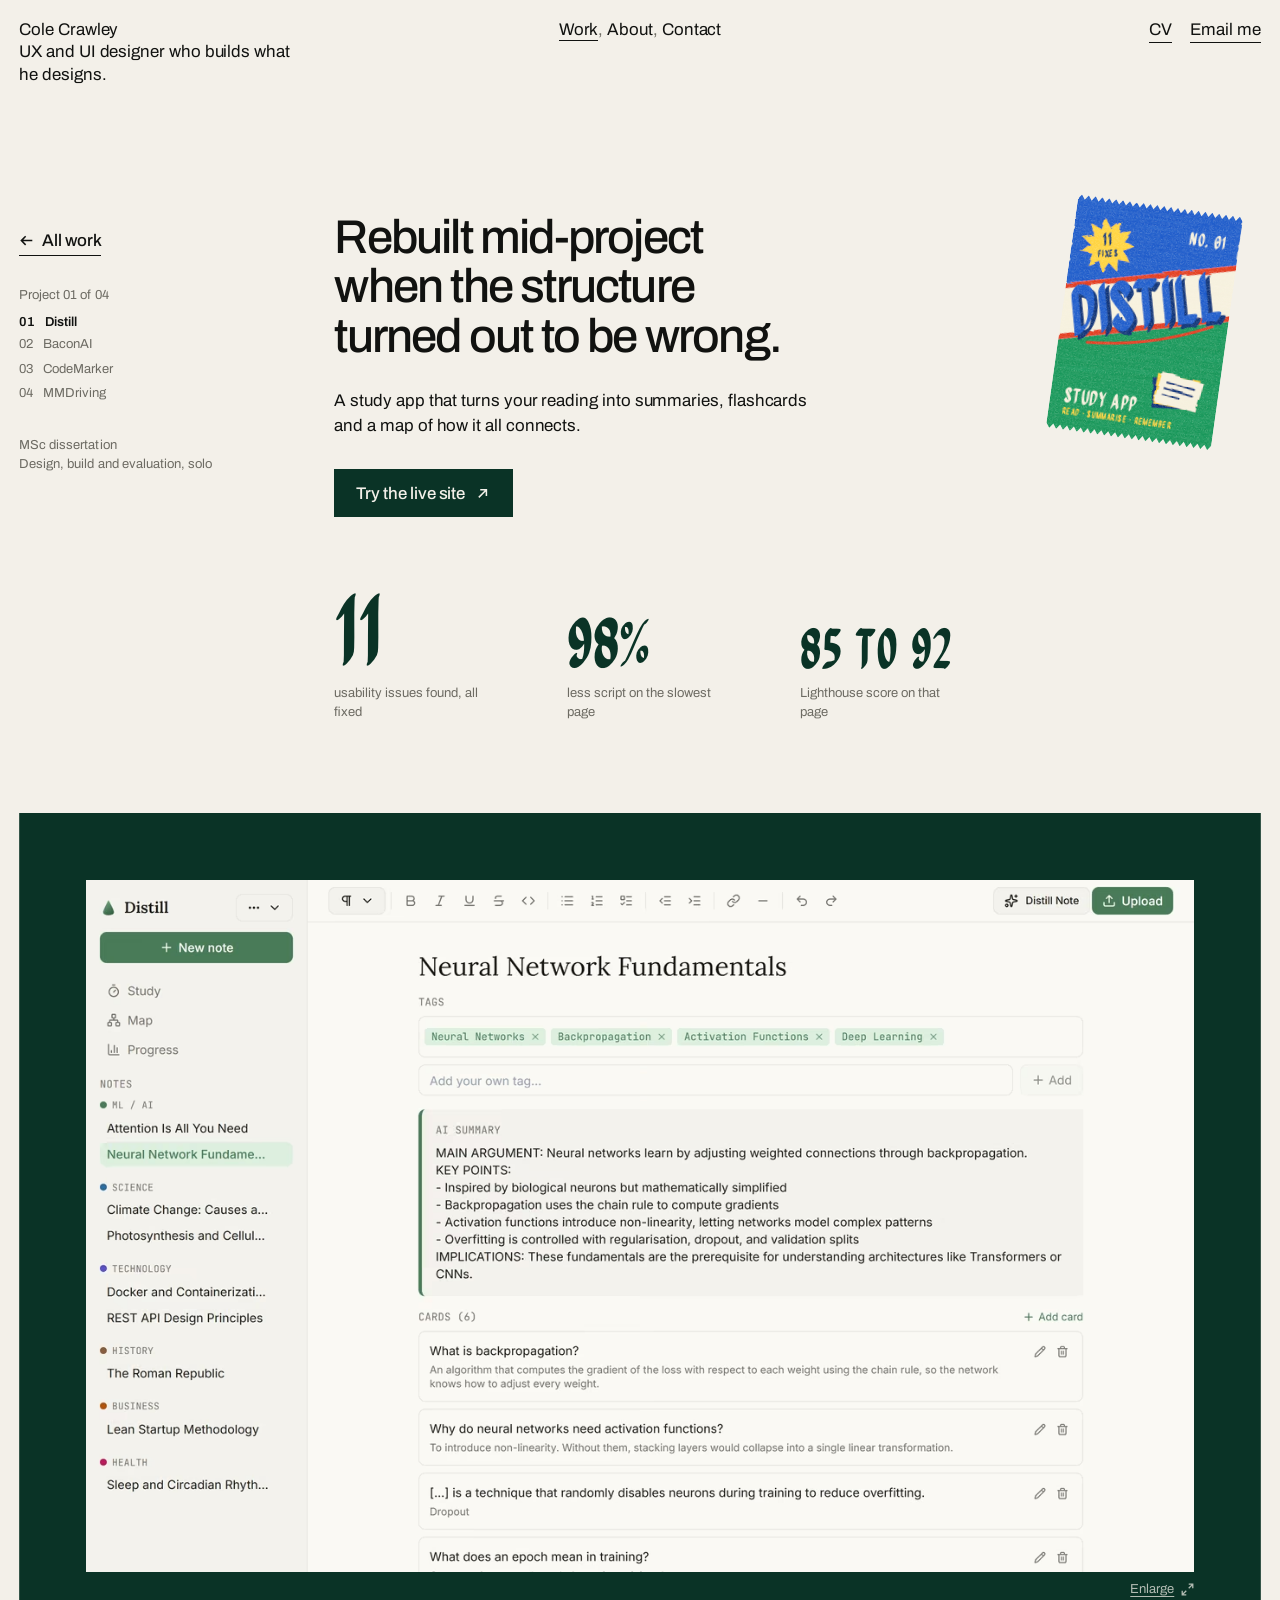
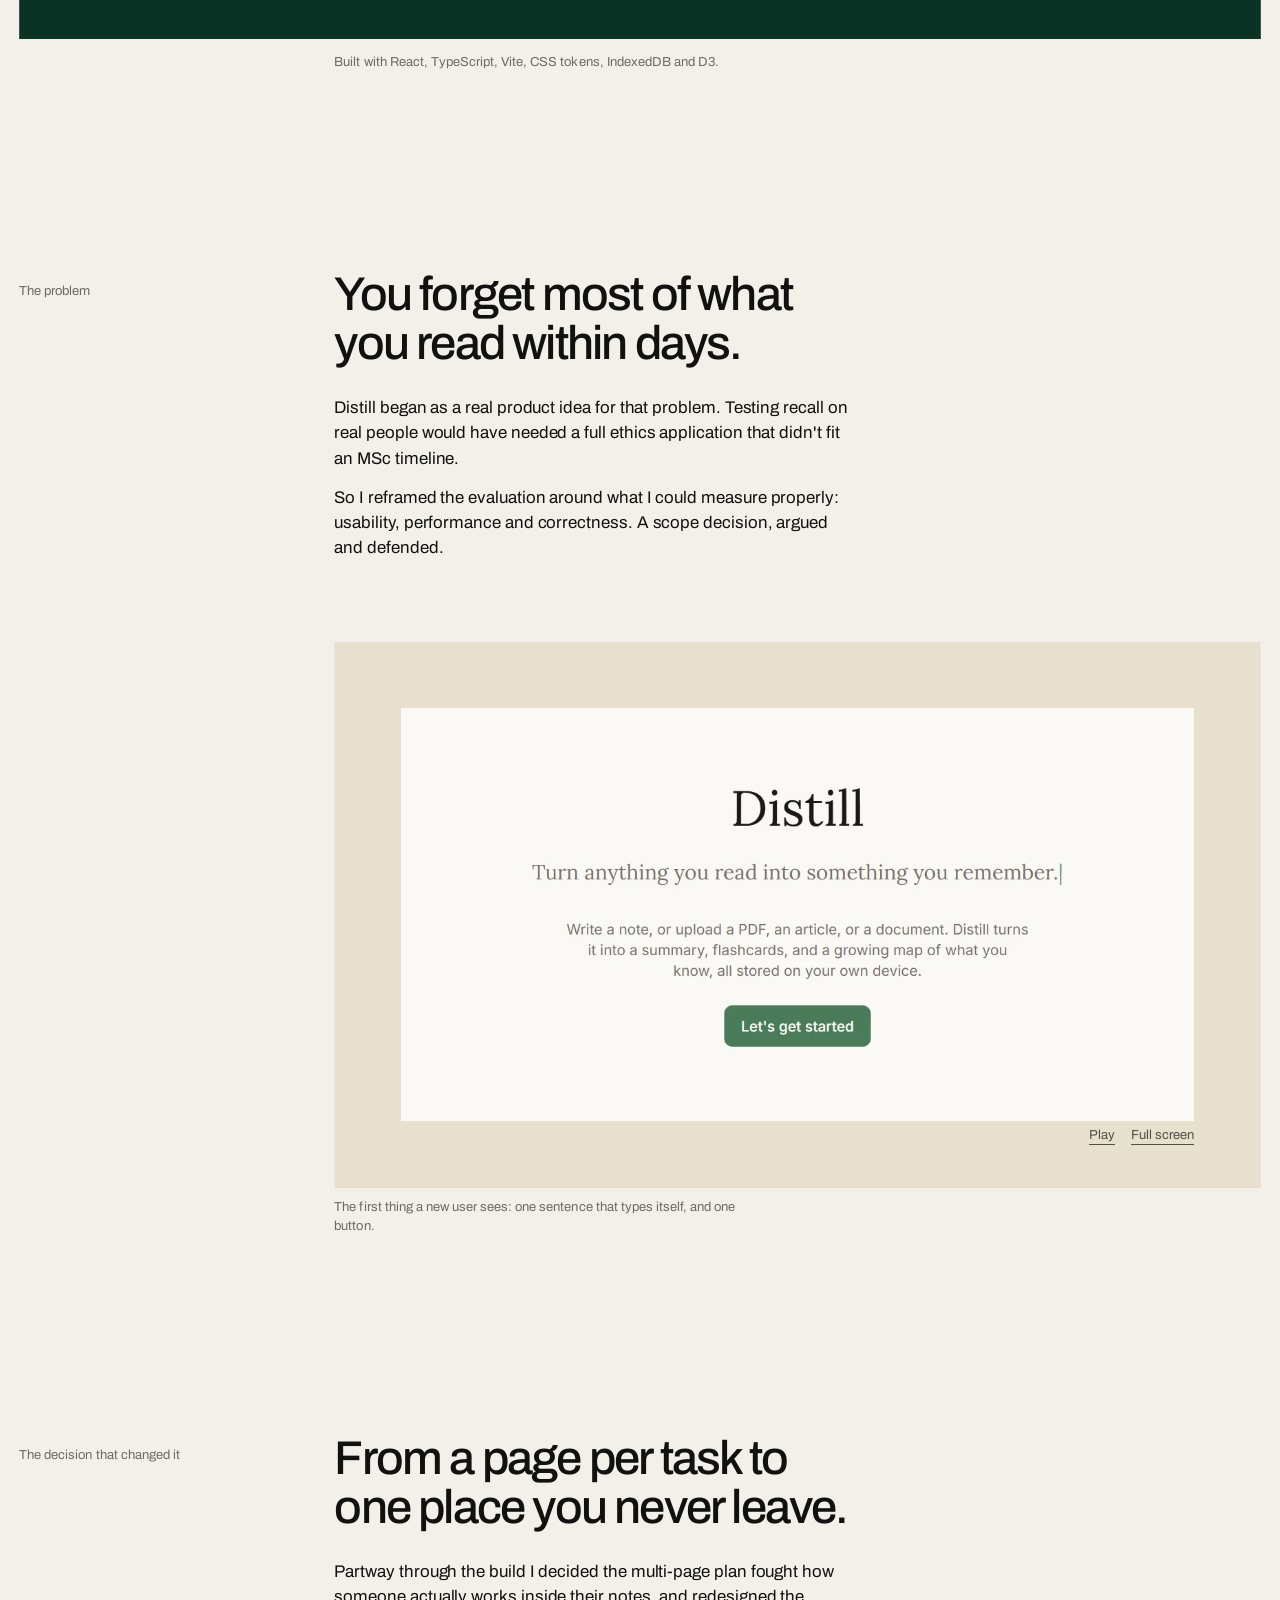
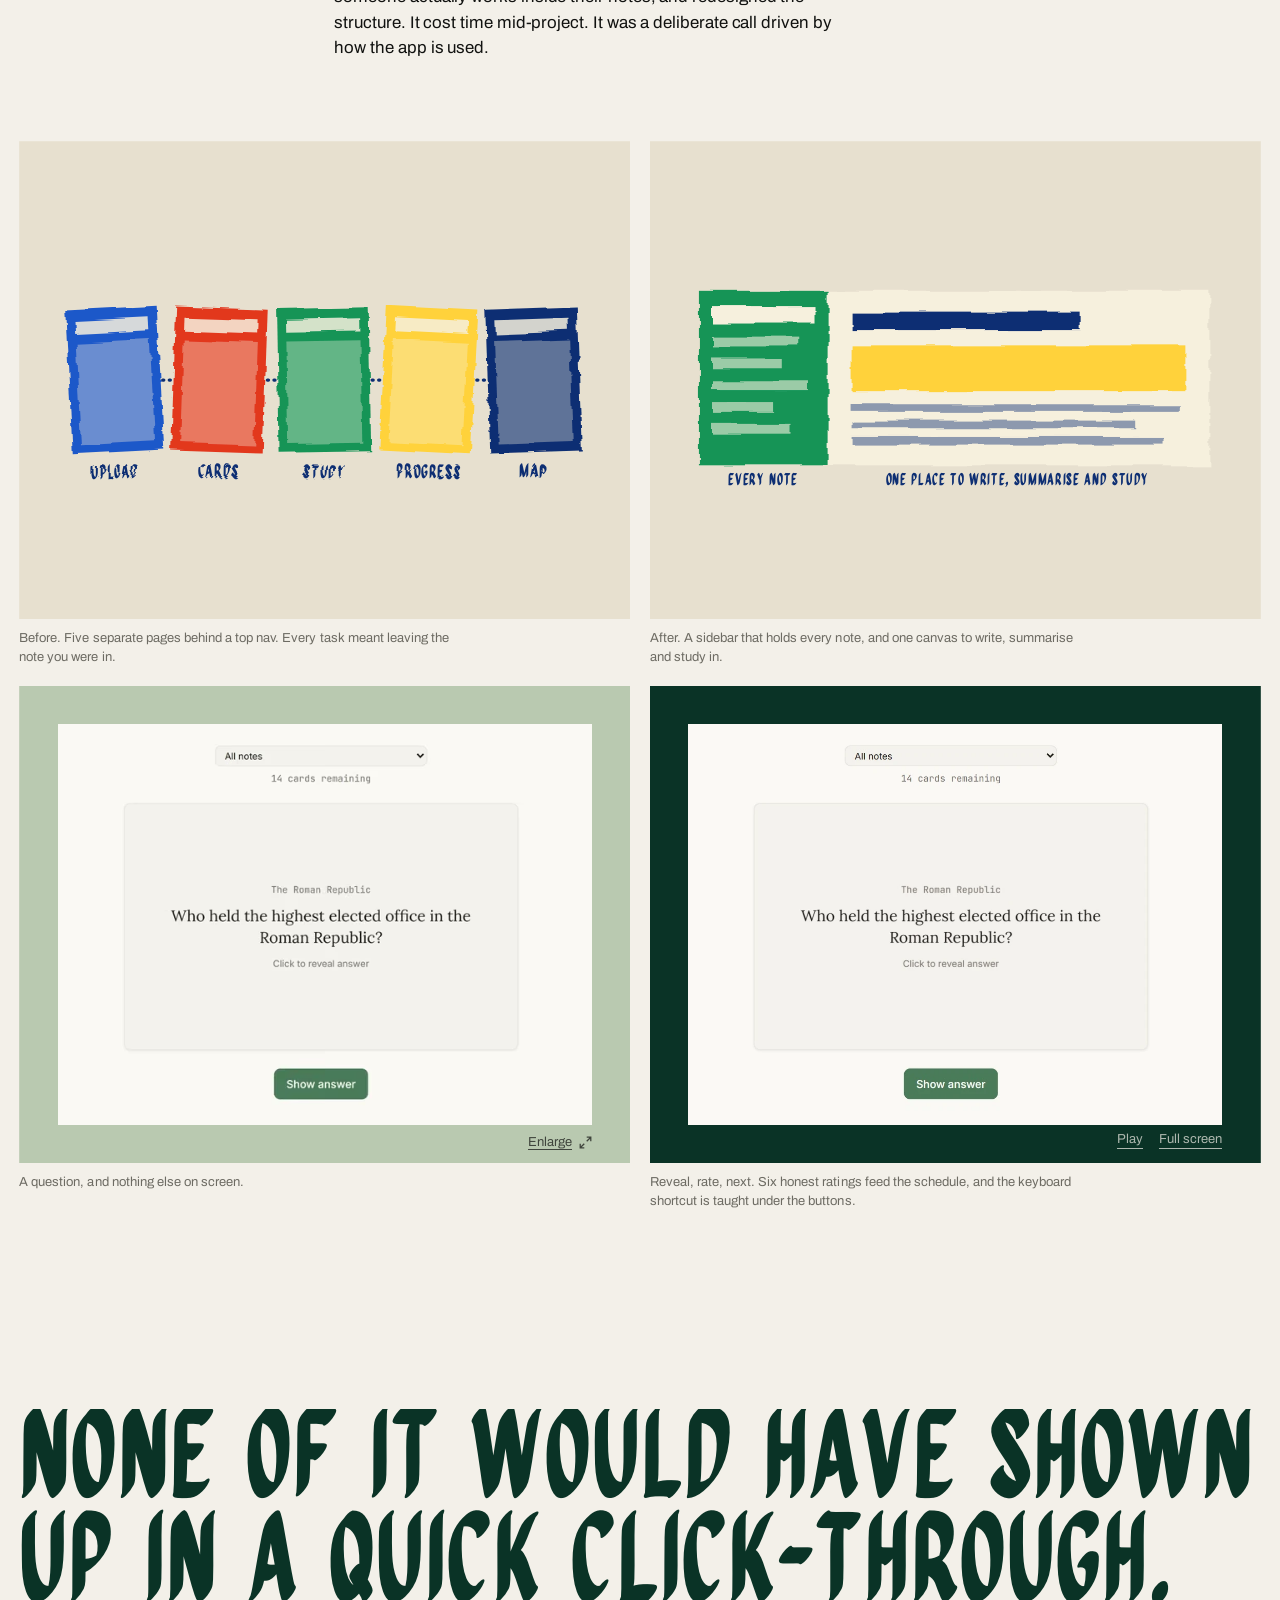
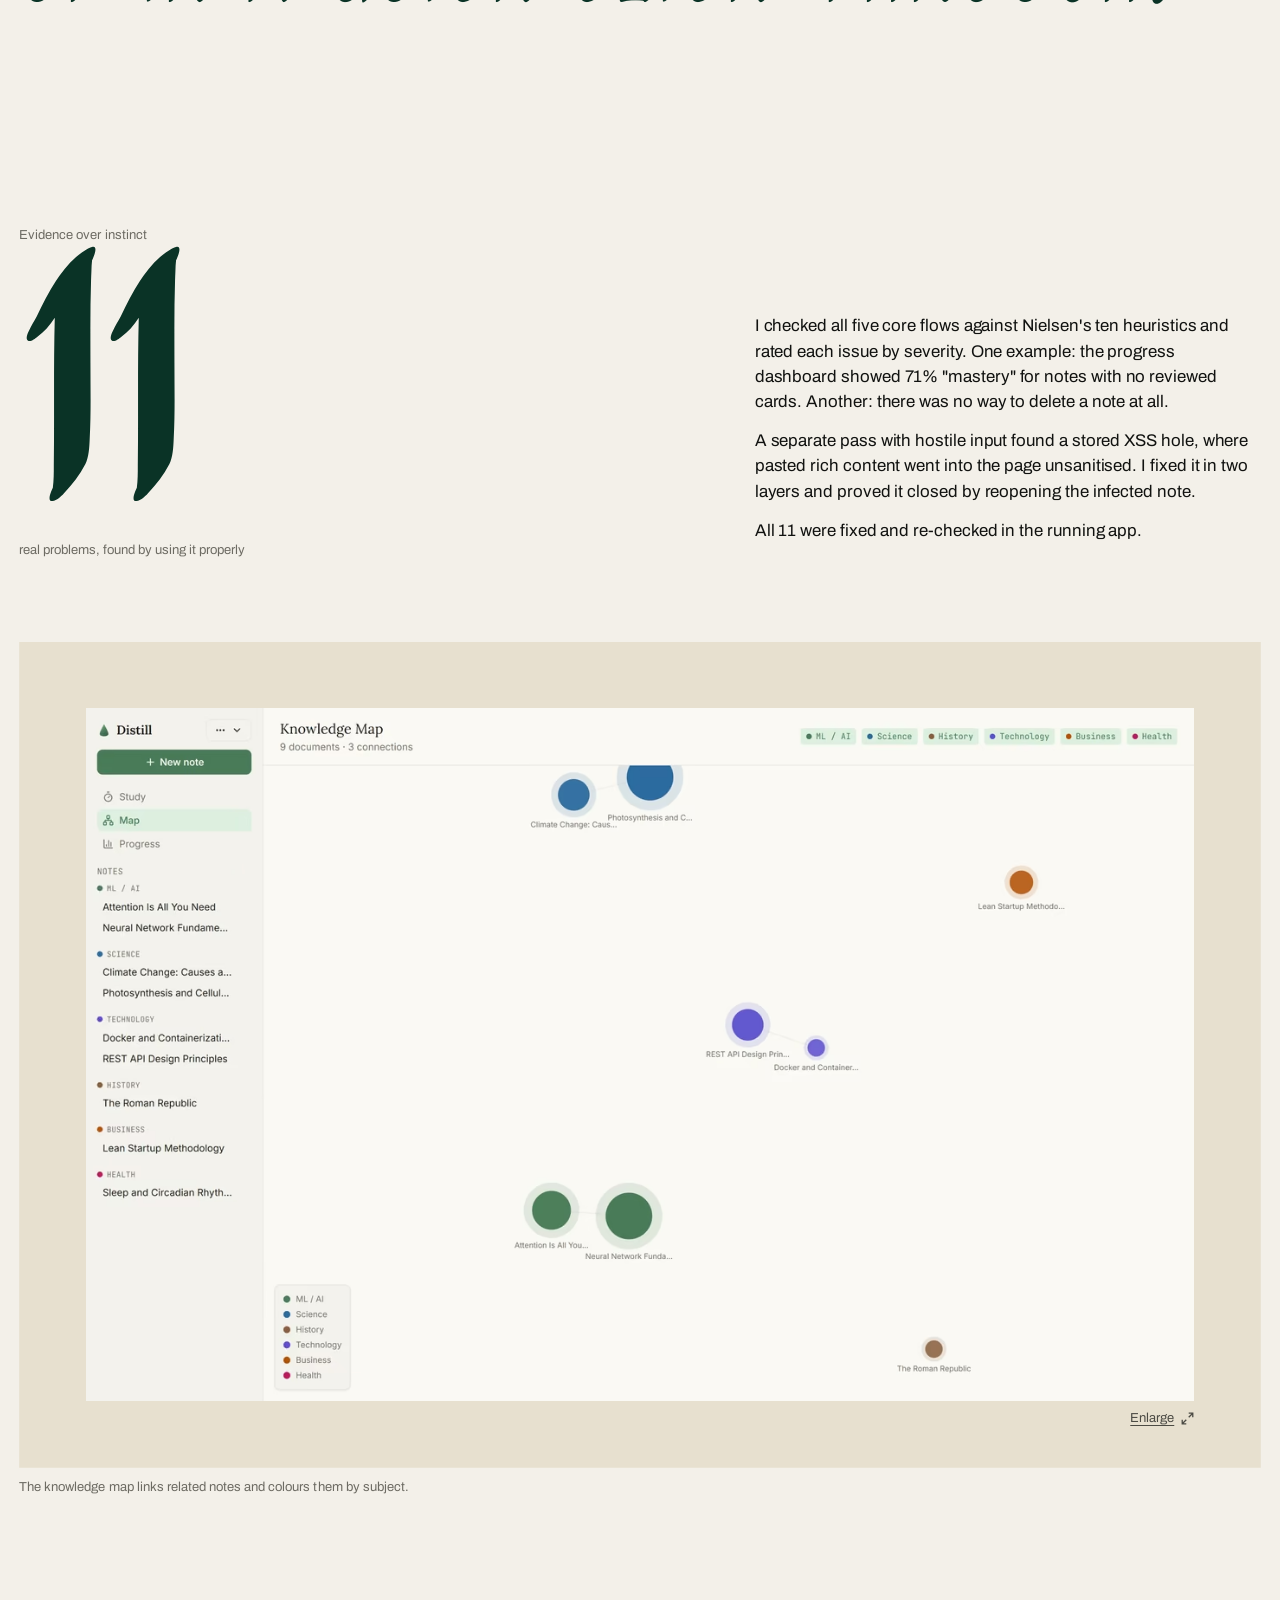
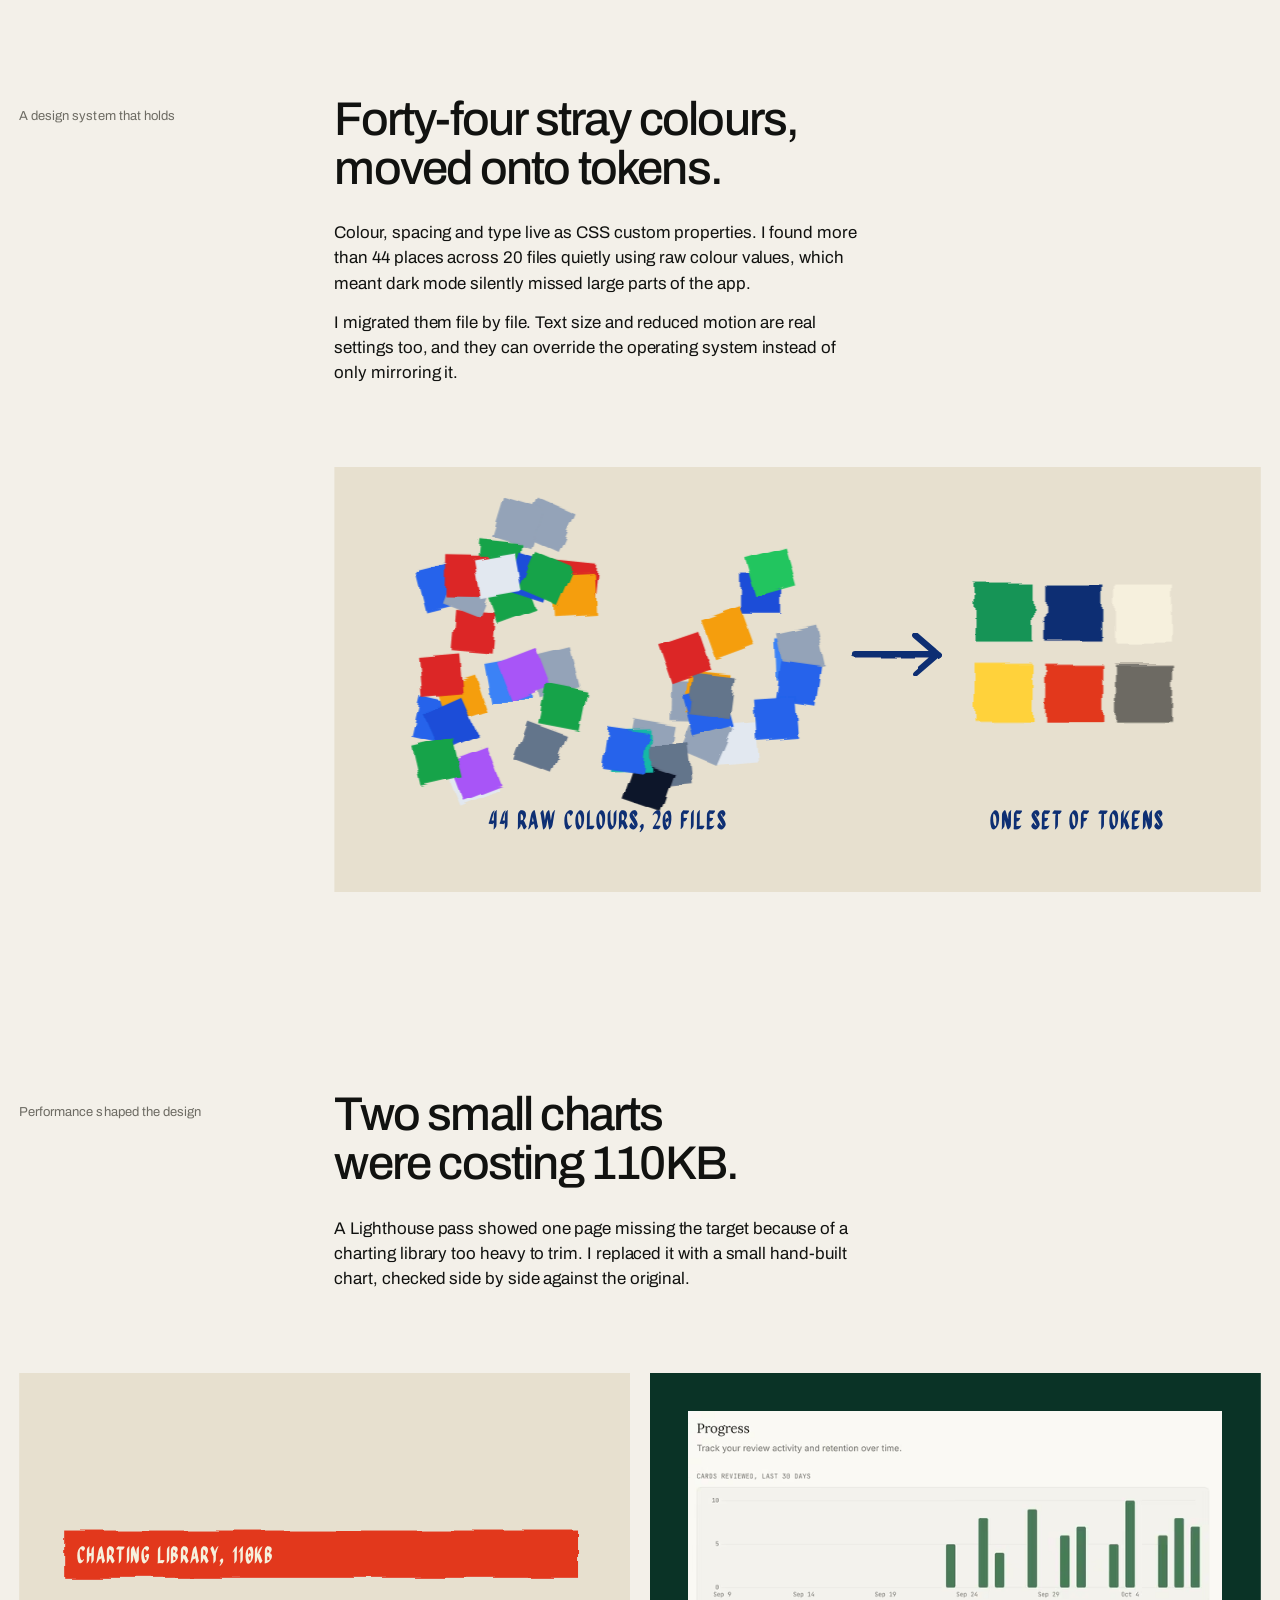
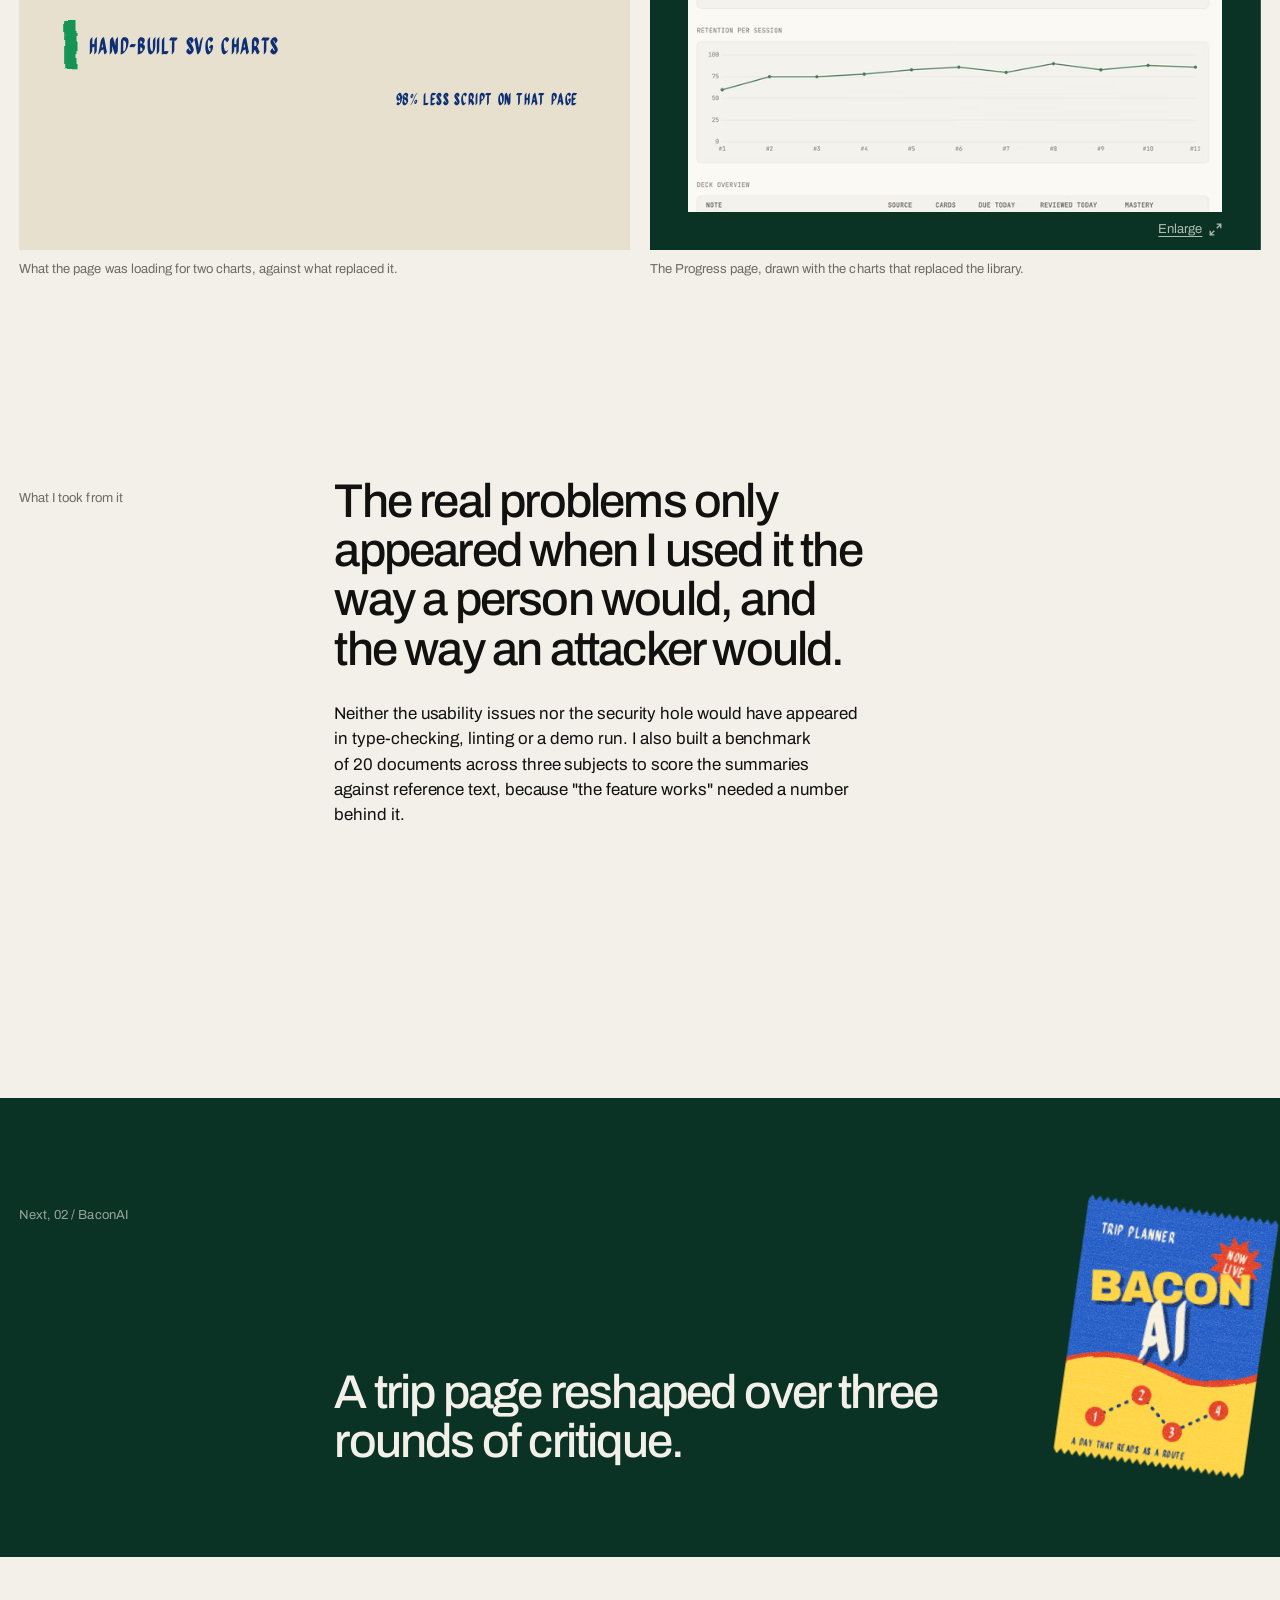
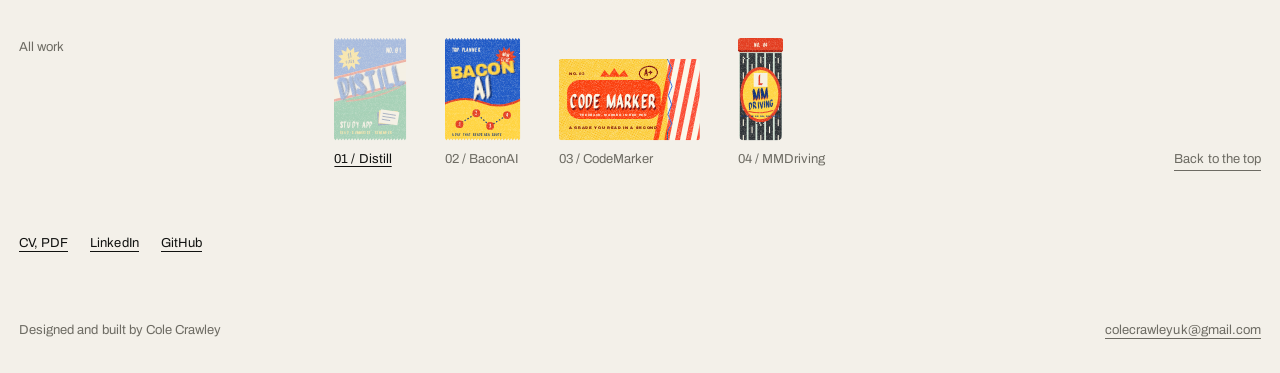
<file: distill.html>
<!doctype html>
<html lang="en">
<head>
<meta charset="utf-8">
<meta name="viewport" content="width=device-width, initial-scale=1, viewport-fit=cover">
<meta name="theme-color" content="#f3f0e9">
<link rel="icon" href="favicon.svg" type="image/svg+xml">
<link rel="icon" href="favicon.ico" sizes="32x32">
<link rel="apple-touch-icon" href="apple-touch-icon.png">
<link rel="preload" href="fonts/archivo-latin.woff2" as="font" type="font/woff2" crossorigin>
<link rel="preload" href="fonts/quiapo.woff2" as="font" type="font/woff2" crossorigin>
<link rel="stylesheet" href="styles.css?v=1792433555">
<script>/* Vercel Web Analytics (no cookies), only on the real site, so a local preview never asks for a missing script */
if (/(^|[.])colecrawley[.]com$|vercel[.]app$/.test(location.hostname)) { window.va = window.va || function () { (window.vaq = window.vaq || []).push(arguments); };
var va = document.createElement('script'); va.defer = true; va.src = '/_vercel/insights/script.js'; document.head.appendChild(va); }</script>
<script>/* hide what will animate from the very first frame, so nothing is drawn once and then wiped in again.
If the page's reveal script has not started by the time the page is read, show everything instead. */
(function(d){if(matchMedia('(prefers-reduced-motion: reduce)').matches)return;d.classList.add('js');
document.addEventListener('DOMContentLoaded',function(){if(!window.__reveals)d.classList.remove('js')})})(document.documentElement)</script>
<meta name="description" content="A study app that turns your reading into summaries, flashcards and a map of how it all connects.">
<meta property="og:description" content="A study app that turns your reading into summaries, flashcards and a map of how it all connects.">
<meta property="og:type" content="website">
<link rel="preload" as="image" type="image/avif" imagesrcset="img/r/distill-note-400.avif?v=1792433555 400w, img/r/distill-note-640.avif?v=1792433555 640w, img/r/distill-note-960.avif?v=1792433555 960w, img/r/distill-note-1280.avif?v=1792433555 1280w, img/r/distill-note-1600.avif?v=1792433555 1600w, img/r/distill-note-2400.avif?v=1792433555 2400w, img/r/distill-note-3200.avif?v=1792433555 3200w" imagesizes="(max-width: 820px) 100vw, 88vw" fetchpriority="high">
<link rel="canonical" href="https://colecrawley.com/distill.html">
<meta property="og:site_name" content="Cole Crawley">
<meta property="og:title" content="Distill, a case study by Cole Crawley">
<meta property="og:url" content="https://colecrawley.com/distill.html">
<meta property="og:image" content="https://colecrawley.com/img/og/distill.jpg">
<meta property="og:image:width" content="1200">
<meta property="og:image:height" content="630">
<meta name="twitter:card" content="summary_large_image">
<title>Distill, a case study by Cole Crawley</title>
</head>
<body class="cs" id="top">
<svg width="0" height="0" style="position:absolute" aria-hidden="true"><defs><filter id="wob" x="-5%" y="-5%" width="110%" height="110%"><feTurbulence type="fractalNoise" baseFrequency=".03" numOctaves="2" seed="3"/><feDisplacementMap in="SourceGraphic" scale="2.6"/></filter>
<filter id="wob2" x="-5%" y="-5%" width="110%" height="110%"><feTurbulence type="fractalNoise" baseFrequency=".05" numOctaves="2" seed="9"/><feDisplacementMap in="SourceGraphic" scale="2"/></filter>
<filter id="brush" x="-5%" y="-5%" width="110%" height="110%"><feTurbulence type="fractalNoise" baseFrequency=".018 .09" numOctaves="2" seed="14"/><feDisplacementMap in="SourceGraphic" scale="6"/></filter>
<filter id="streak" x="0" y="0" width="100%" height="100%"><feTurbulence type="fractalNoise" baseFrequency=".012 .5" numOctaves="2" seed="21"/><feColorMatrix type="saturate" values="0"/></filter>
<filter id="ink" x="0" y="0" width="100%" height="100%"><feTurbulence type="fractalNoise" baseFrequency=".85" numOctaves="2" seed="5" result="n"/><feColorMatrix in="n" type="matrix" values="0 0 0 0 0 0 0 0 0 0 0 0 0 0 0 0 0 0 -2.6 1.5" result="a"/><feComposite in="SourceGraphic" in2="a" operator="in"/></filter>
<pattern id="dotsY" width="5" height="5" patternUnits="userSpaceOnUse" patternTransform="rotate(28)"><circle cx="2.5" cy="2.5" r="1" fill="#ffb21a"/></pattern></defs></svg>
<div class="cs-bar" aria-hidden="true"><i></i></div>
<div class="dock" inert><a class="dock-name dock-back" href="index.html#work"><svg class="ar" viewBox="0 0 16 16" aria-hidden="true"><path d="M14 8H3M7 3.5 2.5 8 7 12.5" fill="none" stroke="currentColor" stroke-width="1.6"/></svg>All work</a><span class="dock-proj"><a href="mm.html" aria-label="Previous project: MMDriving">Previous</a><b>01 of 04, Distill</b><a href="bacon.html" aria-label="Next project: BaconAI">Next</a></span><span class="dock-nav"><a href="index.html#work" aria-current="page">Work</a>, <a href="about.html">About</a>, <a href="index.html#contact">Contact</a></span></div>
<a class="skip" href="#main">Skip to the content</a>
<header class="top cs-top">
  <p class="who"><a href="index.html">Cole Crawley</a><br>UX and UI designer who builds what he designs.</p>
  <nav aria-label="Main"><a href="index.html#work" aria-current="page">Work</a>, <a href="about.html">About</a>, <a href="index.html#contact">Contact</a></nav>
  <p class="top-r"><a class="u" href="cv/Cole_Crawley_CV.pdf">CV</a><a class="u" href="mailto:colecrawleyuk@gmail.com">Email me</a></p>
</header>

<main id="main">
<section class="cs-hero">
  <div class="cs-id"><nav class="cs-index" aria-label="Projects"><a class="cs-back" href="index.html#work"><svg class="ar" viewBox="0 0 16 16" aria-hidden="true"><path d="M14 8H3M7 3.5 2.5 8 7 12.5" fill="none" stroke="currentColor" stroke-width="1.6"/></svg>All work</a><p class="small">Project 01 of 04</p><ol><li><b aria-current="page"><span>01</span>Distill</b></li><li><a href="bacon.html"><span>02</span>BaconAI</a></li><li><a href="code.html"><span>03</span>CodeMarker</a></li><li><a href="mm.html"><span>04</span>MMDriving</a></li></ol></nav><p class="small cs-kind">MSc dissertation<br>Design, build and evaluation, solo</p></div>
  <h1 data-rise><span>Rebuilt mid-project when the structure turned out to be wrong.</span></h1>
  <span class="cs-pack" style="view-transition-name:pack-distill"><svg class="pack-art" style="--ar:0.7059" viewBox="0 0 240 340" role="img" aria-hidden="true"><defs><clipPath id="c-distill"><path d="M0 7 L5.0 0 L10.0 7 L15.0 0 L20.0 7 L25.0 0 L30.0 7 L35.0 0 L40.0 7 L45.0 0 L50.0 7 L55.0 0 L60.0 7 L65.0 0 L70.0 7 L75.0 0 L80.0 7 L85.0 0 L90.0 7 L95.0 0 L100.0 7 L105.0 0 L110.0 7 L115.0 0 L120.0 7 L125.0 0 L130.0 7 L135.0 0 L140.0 7 L145.0 0 L150.0 7 L155.0 0 L160.0 7 L165.0 0 L170.0 7 L175.0 0 L180.0 7 L185.0 0 L190.0 7 L195.0 0 L200.0 7 L205.0 0 L210.0 7 L215.0 0 L220.0 7 L225.0 0 L230.0 7 L235.0 0 L240.0 7 L240 333 L235.0 340 L230.0 333 L225.0 340 L220.0 333 L215.0 340 L210.0 333 L205.0 340 L200.0 333 L195.0 340 L190.0 333 L185.0 340 L180.0 333 L175.0 340 L170.0 333 L165.0 340 L160.0 333 L155.0 340 L150.0 333 L145.0 340 L140.0 333 L135.0 340 L130.0 333 L125.0 340 L120.0 333 L115.0 340 L110.0 333 L105.0 340 L100.0 333 L95.0 340 L90.0 333 L85.0 340 L80.0 333 L75.0 340 L70.0 333 L65.0 340 L60.0 333 L55.0 340 L50.0 333 L45.0 340 L40.0 333 L35.0 340 L30.0 333 L25.0 340 L20.0 333 L15.0 340 L10.0 333 L5.0 340 L0.0 333 Z"/></clipPath></defs><g clip-path="url(#c-distill)"><g filter="url(#brush)"><rect width="240" height="340" fill="#1f58c9"/><path d="M-10 214 L250 150 L250 350 L-10 350Z" fill="#159457"/>
<path d="M-10 132 L250 68 L250 150 L-10 214Z" fill="#f6f0dd"/><path d="M-10 132 L250 68 L250 76 L-10 140Z" fill="#e2371f"/><path d="M-10 206 L250 142 L250 150 L-10 214Z" fill="#e2371f"/>
<polygon points="66.5,30.7 67.3,48.2 84.3,44.5 75.5,59.6 91.9,65.7 76.4,73.7 86.8,87.7 69.4,85.9 70.7,103.4 57.0,92.5 48.6,107.9 42.9,91.3 27.6,99.7 31.8,82.7 14.3,81.5 27.0,69.4 13.0,59.0 30.2,55.7 24.1,39.3 40.3,45.9 44.0,28.8 54.1,43.1" fill="#ffd23a"/>
<g transform="translate(150 236) rotate(9)"><rect x="-8" y="10" width="62" height="44" fill="#0e2f73" transform="rotate(-14)"/><rect x="0" y="4" width="62" height="44" fill="#ffd23a" transform="rotate(-6)"/><rect x="6" y="0" width="62" height="44" fill="#f6f0dd"/><path d="M14 12 h44 M14 22 h44 M14 32 h28" stroke="#0e2f73" stroke-width="3" fill="none"/></g></g>
<g transform="rotate(-13.8 120 150)" filter="url(#wob2)"><text x="125" y="183" text-anchor="middle" fill="#0e2f73" style="font:400 96px Quiapo;letter-spacing:.6px" >DISTILL</text><text x="120" y="178" text-anchor="middle" fill="#1f58c9" style="font:400 96px Quiapo;letter-spacing:.6px" >DISTILL</text>
<path d="M30 190 q90 16 182 -4" fill="none" stroke="#e2371f" stroke-width="4" stroke-linecap="round"/></g>
<g filter="url(#wob2)"><g transform="rotate(-10 52 68)"><text x="52" y="68" text-anchor="middle" fill="#0e2f73" style="font:400 26px Quiapo;letter-spacing:.6px" >11</text><text x="52" y="84" text-anchor="middle" fill="#0e2f73" style="font:400 14px Quiapo;letter-spacing:.6px" >FIXES</text></g>
<text x="222" y="50" text-anchor="end" fill="#f6f0dd" style="font:400 26px Quiapo;letter-spacing:.6px" >NO. 01</text><text x="20" y="300" text-anchor="start" fill="#f6f0dd" style="font:400 30px Quiapo;letter-spacing:.6px" >STUDY APP</text><text x="20" y="318" text-anchor="start" fill="#ffd23a" style="font:400 14px Quiapo;letter-spacing:.6px" >READ · SUMMARISE · REMEMBER</text></g><rect width="240" height="340" filter="url(#streak)" opacity=".45" style="mix-blend-mode:soft-light"/><rect width="240" height="340" fill="#fbf7ea" filter="url(#ink)" opacity="0.22"/></g></svg></span>
  <p class="cs-lede">A study app that turns your reading into summaries, flashcards and a map of how it all connects.</p>
  <p class="cs-cta"><a class="cs-live" href="https://distill-study.vercel.app" target="_blank" rel="noopener">Try the live site<svg class="ar" viewBox="0 0 16 16" aria-hidden="true"><path d="M4 12 12 4M5.5 4H12v6.5" fill="none" stroke="currentColor" stroke-width="1.6"/></svg><span class="vh"> (opens in a new tab)</span></a></p>
  <ul class="cs-results" aria-label="Results"><li><b>11</b><span>usability issues found, all fixed</span></li><li><b>98%</b><span>less script on the slowest page</span></li><li><b>85 to 92</b><span>Lighthouse score on that page</span></li></ul>
  <figure class="plate t-green cs-first"><div class="plate-in" data-wipe><button class="zoom" type="button" data-full="img/r/distill-note-3200.webp?v=1792433555" aria-label="Enlarge: A Distill note with its tags, summary and flashcards above the writing"><picture class="ph" style="background-image:url([data-uri])"><source type="image/avif" srcset="img/r/distill-note-400.avif?v=1792433555 400w, img/r/distill-note-640.avif?v=1792433555 640w, img/r/distill-note-960.avif?v=1792433555 960w, img/r/distill-note-1280.avif?v=1792433555 1280w, img/r/distill-note-1600.avif?v=1792433555 1600w, img/r/distill-note-2400.avif?v=1792433555 2400w, img/r/distill-note-3200.avif?v=1792433555 3200w" sizes="(max-width: 820px) 100vw, 88vw"><img src="img/r/distill-note-1280.webp?v=1792433555" srcset="img/r/distill-note-400.webp?v=1792433555 400w, img/r/distill-note-640.webp?v=1792433555 640w, img/r/distill-note-960.webp?v=1792433555 960w, img/r/distill-note-1280.webp?v=1792433555 1280w, img/r/distill-note-1600.webp?v=1792433555 1600w, img/r/distill-note-2400.webp?v=1792433555 2400w, img/r/distill-note-3200.webp?v=1792433555 3200w" sizes="(max-width: 820px) 100vw, 88vw" alt="A Distill note with its tags, summary and flashcards above the writing" width="3200" height="2000" data-fallback="img/r/distill-note-1280.webp?v=1792433555" fetchpriority="high" decoding="async"></picture></button></div></figure>
  <p class="cs-built small">Built with React, TypeScript, Vite, CSS tokens, IndexedDB and D3.</p>
</section>

<section class="cs-sec s-0">
  <p class="small">The problem</p>
  <h2 data-rise><span>You forget most of what you read within days.</span></h2>
  <div class="cs-text"><p>Distill began as a real product idea for that problem. Testing recall on real people would have needed a full ethics application that didn't fit an MSc timeline.</p><p>So I reframed the evaluation around what I could measure properly: usability, performance and correctness. A scope decision, argued and defended.</p></div>
  <figure class="plate t-cream cs-wide"><div class="plate-in" data-wipe><div class="vid"><video class="clip" muted loop playsinline preload="none" poster="img/distill-welcome-poster.webp?v=1792433555" width="1152" height="600" aria-label="Distill's first screen, with its opening line typing itself out" data-poster="img/distill-welcome-poster.webp?v=1792433555"><source src="img/distill-welcome.mp4?v=1792433555" type="video/mp4"></video><span class="vid-bs"><button class="vid-b" type="button" aria-pressed="false">Pause</button><button class="vid-f" type="button">Full screen</button></span></div></div><figcaption class="small">The first thing a new user sees: one sentence that types itself, and one button.</figcaption></figure>
</section>

<section class="cs-sec s-1">
  <p class="small">The decision that changed it</p>
  <h2 data-rise><span>From a page per task to one place you never leave.</span></h2>
  <div class="cs-text"><p>Partway through the build I decided the multi-page plan fought how someone actually works inside their notes, and redesigned the structure. It cost time mid-project. It was a deliberate call driven by how the app is used.</p></div>
  <div class="cs-pair cs-duo"><figure class="plate t-cream "><div class="plate-in" data-wipe><div class="drawfit"><svg class="draw d-before" viewBox="0 0 490 200" role="img" aria-hidden="true"><g filter="url(#brush)"><g class="a" style="--i:0"><g transform="rotate(-3 52 100)"><rect x="10" y="34" width="84" height="132" fill="#1f58c9"/><rect x="18" y="44" width="68" height="12" fill="#f6f0dd" opacity=".85"/><rect x="18" y="64" width="68" height="94" fill="#f6f0dd" opacity=".35"/></g><text x="52" y="190" text-anchor="middle" fill="#0e2f73" style="font:400 17px Quiapo;letter-spacing:.6px" >UPLOAD</text></g><g class="a" style="--i:3"><g transform="rotate(2 148 100)"><rect x="106" y="34" width="84" height="132" fill="#e2371f"/><rect x="114" y="44" width="68" height="12" fill="#f6f0dd" opacity=".85"/><rect x="114" y="64" width="68" height="94" fill="#f6f0dd" opacity=".35"/></g><text x="148" y="190" text-anchor="middle" fill="#0e2f73" style="font:400 17px Quiapo;letter-spacing:.6px" >CARDS</text></g><g class="a" style="--i:6"><g transform="rotate(-1 244 100)"><rect x="202" y="34" width="84" height="132" fill="#159457"/><rect x="210" y="44" width="68" height="12" fill="#f6f0dd" opacity=".85"/><rect x="210" y="64" width="68" height="94" fill="#f6f0dd" opacity=".35"/></g><text x="244" y="190" text-anchor="middle" fill="#0e2f73" style="font:400 17px Quiapo;letter-spacing:.6px" >STUDY</text></g><g class="a" style="--i:9"><g transform="rotate(3 340 100)"><rect x="298" y="34" width="84" height="132" fill="#ffd23a"/><rect x="306" y="44" width="68" height="12" fill="#f6f0dd" opacity=".85"/><rect x="306" y="64" width="68" height="94" fill="#f6f0dd" opacity=".35"/></g><text x="340" y="190" text-anchor="middle" fill="#0e2f73" style="font:400 17px Quiapo;letter-spacing:.6px" >PROGRESS</text></g><g class="a" style="--i:12"><g transform="rotate(-2 436 100)"><rect x="394" y="34" width="84" height="132" fill="#0e2f73"/><rect x="402" y="44" width="68" height="12" fill="#f6f0dd" opacity=".85"/><rect x="402" y="64" width="68" height="94" fill="#f6f0dd" opacity=".35"/></g><text x="436" y="190" text-anchor="middle" fill="#0e2f73" style="font:400 17px Quiapo;letter-spacing:.6px" >MAP</text></g></g><g class="a" style="--i:2"><path d="M96 100 h8" stroke="#0e2f73" stroke-width="3" stroke-dasharray="1 5" stroke-linecap="round"/></g><g class="a" style="--i:5"><path d="M192 100 h8" stroke="#0e2f73" stroke-width="3" stroke-dasharray="1 5" stroke-linecap="round"/></g><g class="a" style="--i:8"><path d="M288 100 h8" stroke="#0e2f73" stroke-width="3" stroke-dasharray="1 5" stroke-linecap="round"/></g><g class="a" style="--i:11"><path d="M384 100 h8" stroke="#0e2f73" stroke-width="3" stroke-dasharray="1 5" stroke-linecap="round"/></g></svg></div></div><figcaption class="small">Before. Five separate pages behind a top nav. Every task meant leaving the note you were in.</figcaption></figure><figure class="plate t-cream "><div class="plate-in" data-wipe><div class="drawfit"><svg class="draw d-after" viewBox="0 0 490 204" role="img" aria-hidden="true"><g filter="url(#brush)"><g class="a" style="--i:0"><rect x="10" y="20" width="468" height="160" fill="#f6f0dd"/></g><g class="a from-left" style="--i:3"><rect x="10" y="20" width="118" height="160" fill="#159457"/><rect x="22" y="34" width="94" height="16" fill="#f6f0dd"/><rect x="22" y="62" width="80" height="9" fill="#f6f0dd" opacity=".6"/><rect x="22" y="82" width="64" height="9" fill="#f6f0dd" opacity=".6"/><rect x="22" y="102" width="88" height="9" fill="#f6f0dd" opacity=".6"/><rect x="22" y="122" width="56" height="9" fill="#f6f0dd" opacity=".6"/><rect x="22" y="142" width="72" height="9" fill="#f6f0dd" opacity=".6"/></g><g class="a" style="--i:7"><rect x="150" y="40" width="210" height="16" fill="#0e2f73"/></g><g class="a" style="--i:9"><rect x="150" y="70" width="306" height="42" fill="#ffd23a"/></g><g class="a" style="--i:11"><rect x="150" y="124" width="300" height="7" fill="#0e2f73" opacity=".45"/></g><g class="a" style="--i:12"><rect x="150" y="139" width="260" height="7" fill="#0e2f73" opacity=".45"/></g><g class="a" style="--i:13"><rect x="150" y="154" width="286" height="7" fill="#0e2f73" opacity=".45"/></g></g><g class="a" style="--i:14"><text x="69" y="198" text-anchor="middle" fill="#0e2f73" style="font:400 15px Quiapo;letter-spacing:.6px" >EVERY NOTE</text></g><g class="a" style="--i:15"><text x="302" y="198" text-anchor="middle" fill="#0e2f73" style="font:400 15px Quiapo;letter-spacing:.6px" >ONE PLACE TO WRITE, SUMMARISE AND STUDY</text></g></svg></div></div><figcaption class="small">After. A sidebar that holds every note, and one canvas to write, summarise and study in.</figcaption></figure></div>
  <div class="cs-pair cs-duo"><figure class="plate t-sage "><div class="plate-in" data-wipe><button class="zoom" type="button" data-full="img/r/distill-question-1734.webp?v=1792433555" aria-label="Enlarge: A flashcard question with a Show answer button"><picture class="ph" style="background-image:url([data-uri])"><source type="image/avif" srcset="img/r/distill-question-400.avif?v=1792433555 400w, img/r/distill-question-640.avif?v=1792433555 640w, img/r/distill-question-960.avif?v=1792433555 960w, img/r/distill-question-1280.avif?v=1792433555 1280w, img/r/distill-question-1600.avif?v=1792433555 1600w, img/r/distill-question-1734.avif?v=1792433555 1734w" sizes="(max-width: 820px) 100vw, 44vw"><img src="img/r/distill-question-1280.webp?v=1792433555" srcset="img/r/distill-question-400.webp?v=1792433555 400w, img/r/distill-question-640.webp?v=1792433555 640w, img/r/distill-question-960.webp?v=1792433555 960w, img/r/distill-question-1280.webp?v=1792433555 1280w, img/r/distill-question-1600.webp?v=1792433555 1600w, img/r/distill-question-1734.webp?v=1792433555 1734w" sizes="(max-width: 820px) 100vw, 44vw" alt="A flashcard question with a Show answer button" width="1734" height="1300" data-fallback="img/r/distill-question-1280.webp?v=1792433555" loading="lazy" decoding="async"></picture></button></div><figcaption class="small">A question, and nothing else on screen.</figcaption></figure><figure class="plate t-green "><div class="plate-in" data-wipe><div class="vid"><video class="clip" muted loop playsinline preload="none" poster="img/distill-study-poster.webp?v=1792433555" width="1040" height="780" aria-label="A flashcard being answered, rated and replaced by the next card" data-poster="img/distill-study-poster.webp?v=1792433555"><source src="img/distill-study.mp4?v=1792433555" type="video/mp4"></video><span class="vid-bs"><button class="vid-b" type="button" aria-pressed="false">Pause</button><button class="vid-f" type="button">Full screen</button></span></div></div><figcaption class="small">Reveal, rate, next. Six honest ratings feed the schedule, and the keyboard shortcut is taught under the buttons.</figcaption></figure></div>
</section>

<blockquote class="cs-quote"><p data-rise><span>None of it would have shown up in a quick click-through.</span></p></blockquote>

<section class="cs-sec s-3">
  <p class="small">Evidence over instinct</p>
  
  <div class="cs-split"><p class="bignum"><b>11</b><span>real problems, found by using it properly</span></p><div class="cs-prose"><p>I checked all five core flows against Nielsen's ten heuristics and rated each issue by severity. One example: the progress dashboard showed 71% "mastery" for notes with no reviewed cards. Another: there was no way to delete a note at all.</p><p>A separate pass with hostile input found a stored XSS hole, where pasted rich content went into the page unsanitised. I fixed it in two layers and proved it closed by reopening the infected note.</p><p>All 11 were fixed and re-checked in the running app.</p></div></div>
  <figure class="plate t-cream cs-full"><div class="plate-in" data-wipe><button class="zoom" type="button" data-full="img/r/distill-map-3200.webp?v=1792433555" aria-label="Enlarge: The knowledge map linking related notes, coloured by subject"><picture class="ph" style="background-image:url([data-uri])"><source type="image/avif" srcset="img/r/distill-map-400.avif?v=1792433555 400w, img/r/distill-map-640.avif?v=1792433555 640w, img/r/distill-map-960.avif?v=1792433555 960w, img/r/distill-map-1280.avif?v=1792433555 1280w, img/r/distill-map-1600.avif?v=1792433555 1600w, img/r/distill-map-2400.avif?v=1792433555 2400w, img/r/distill-map-3200.avif?v=1792433555 3200w" sizes="(max-width: 820px) 100vw, 88vw"><img src="img/r/distill-map-1280.webp?v=1792433555" srcset="img/r/distill-map-400.webp?v=1792433555 400w, img/r/distill-map-640.webp?v=1792433555 640w, img/r/distill-map-960.webp?v=1792433555 960w, img/r/distill-map-1280.webp?v=1792433555 1280w, img/r/distill-map-1600.webp?v=1792433555 1600w, img/r/distill-map-2400.webp?v=1792433555 2400w, img/r/distill-map-3200.webp?v=1792433555 3200w" sizes="(max-width: 820px) 100vw, 88vw" alt="The knowledge map linking related notes, coloured by subject" width="3200" height="2000" data-fallback="img/r/distill-map-1280.webp?v=1792433555" loading="lazy" decoding="async"></picture></button></div><figcaption class="small">The knowledge map links related notes and colours them by subject.</figcaption></figure>
</section>

<section class="cs-sec s-4">
  <p class="small">A design system that holds</p>
  <h2 data-rise><span>Forty-four stray colours, moved onto tokens.</span></h2>
  <div class="cs-text"><p>Colour, spacing and type live as CSS custom properties. I found more than 44 places across 20 files quietly using raw colour values, which meant dark mode silently missed large parts of the app.</p><p>I migrated them file by file. Text size and reduced motion are real settings too, and they can override the operating system instead of only mirroring it.</p></div>
  <figure class="cs-wide cs-draw" data-wipe><svg class="draw " viewBox="0 0 520 204" role="img" aria-hidden="true"><g filter="url(#brush)"><g class="a" style="--i:0.0"><rect x="108" y="139" width="26" height="26" fill="#64748b" transform="rotate(20 130 80)"/></g><g class="a" style="--i:0.5"><rect x="224" y="35" width="26" height="26" fill="#1d4ed8" transform="rotate(0 130 80)"/></g><g class="a" style="--i:1.0"><rect x="61" y="80" width="26" height="26" fill="#3b82f6" transform="rotate(-10 130 80)"/></g><g class="a" style="--i:1.5"><rect x="33" y="8" width="26" height="26" fill="#2563eb" transform="rotate(-14 130 80)"/></g><g class="a" style="--i:2.0"><rect x="202" y="137" width="26" height="26" fill="#e2e8f0" transform="rotate(-5 130 80)"/></g><g class="a" style="--i:2.5"><rect x="181" y="102" width="26" height="26" fill="#94a3b8" transform="rotate(1 130 80)"/></g><g class="a" style="--i:3.0"><rect x="200" y="89" width="26" height="26" fill="#f59e0b" transform="rotate(-20 130 80)"/></g><g class="a" style="--i:3.5"><rect x="90" y="78" width="26" height="26" fill="#94a3b8" transform="rotate(-14 130 80)"/></g><g class="a" style="--i:4.0"><rect x="32" y="136" width="26" height="26" fill="#2563eb" transform="rotate(13 130 80)"/></g><g class="a" style="--i:4.5"><rect x="28" y="75" width="26" height="26" fill="#f59e0b" transform="rotate(-18 130 80)"/></g><g class="a" style="--i:5.0"><rect x="245" y="80" width="26" height="26" fill="#3b82f6" transform="rotate(-2 130 80)"/></g><g class="a" style="--i:5.5"><rect x="102" y="30" width="26" height="26" fill="#dc2626" transform="rotate(6 130 80)"/></g><g class="a" style="--i:6.0"><rect x="238" y="54" width="26" height="26" fill="#22c55e" transform="rotate(-16 130 80)"/></g><g class="a" style="--i:6.5"><rect x="70" y="69" width="26" height="26" fill="#a855f7" transform="rotate(-21 130 80)"/></g><g class="a" style="--i:7.0"><rect x="15" y="117" width="26" height="26" fill="#e2e8f0" transform="rotate(-22 130 80)"/></g><g class="a" style="--i:7.5"><rect x="193" y="90" width="26" height="26" fill="#f59e0b" transform="rotate(6 130 80)"/></g><g class="a" style="--i:8.0"><rect x="165" y="122" width="26" height="26" fill="#94a3b8" transform="rotate(10 130 80)"/></g><g class="a" style="--i:8.5"><rect x="42" y="65" width="26" height="26" fill="#dc2626" transform="rotate(5 130 80)"/></g><g class="a" style="--i:9.0"><rect x="207" y="94" width="26" height="26" fill="#94a3b8" transform="rotate(23 130 80)"/></g><g class="a" style="--i:9.5"><rect x="15" y="77" width="26" height="26" fill="#1d4ed8" transform="rotate(-24 130 80)"/></g><g class="a" style="--i:10.0"><rect x="61" y="9" width="26" height="26" fill="#94a3b8" transform="rotate(24 130 80)"/></g><g class="a" style="--i:10.5"><rect x="158" y="148" width="26" height="26" fill="#64748b" transform="rotate(-6 130 80)"/></g><g class="a" style="--i:11.0"><rect x="245" y="97" width="26" height="26" fill="#94a3b8" transform="rotate(-12 130 80)"/></g><g class="a" style="--i:11.5"><rect x="107" y="34" width="26" height="26" fill="#f59e0b" transform="rotate(-3 130 80)"/></g><g class="a" style="--i:12.0"><rect x="32" y="63" width="26" height="26" fill="#94a3b8" transform="rotate(21 130 80)"/></g><g class="a" style="--i:12.5"><rect x="19" y="116" width="26" height="26" fill="#a855f7" transform="rotate(-21 130 80)"/></g><g class="a" style="--i:13.0"><rect x="177" y="127" width="26" height="26" fill="#2563eb" transform="rotate(-15 130 80)"/></g><g class="a" style="--i:13.5"><rect x="49" y="7" width="26" height="26" fill="#94a3b8" transform="rotate(17 130 80)"/></g><g class="a" style="--i:14.0"><rect x="79" y="22" width="26" height="26" fill="#16a34a" transform="rotate(-20 130 80)"/></g><g class="a" style="--i:14.5"><rect x="5" y="117" width="26" height="26" fill="#16a34a" transform="rotate(-13 130 80)"/></g><g class="a" style="--i:15.0"><rect x="180" y="140" width="26" height="26" fill="#0f172a" transform="rotate(19 130 80)"/></g><g class="a" style="--i:15.5"><rect x="53" y="21" width="26" height="26" fill="#16a34a" transform="rotate(6 130 80)"/></g><g class="a" style="--i:16.0"><rect x="249" y="73" width="26" height="26" fill="#2563eb" transform="rotate(8 130 80)"/></g><g class="a" style="--i:16.5"><rect x="196" y="90" width="26" height="26" fill="#64748b" transform="rotate(7 130 80)"/></g><g class="a" style="--i:17.0"><rect x="20" y="78" width="26" height="26" fill="#dc2626" transform="rotate(-5 130 80)"/></g><g class="a" style="--i:17.5"><rect x="106" y="109" width="26" height="26" fill="#16a34a" transform="rotate(11 130 80)"/></g><g class="a" style="--i:18.0"><rect x="229" y="121" width="26" height="26" fill="#2563eb" transform="rotate(-4 130 80)"/></g><g class="a" style="--i:18.5"><rect x="68" y="39" width="26" height="26" fill="#1d4ed8" transform="rotate(18 130 80)"/></g><g class="a" style="--i:19.0"><rect x="37" y="25" width="26" height="26" fill="#dc2626" transform="rotate(1 130 80)"/></g><g class="a" style="--i:19.5"><rect x="170" y="94" width="26" height="26" fill="#dc2626" transform="rotate(-19 130 80)"/></g><g class="a" style="--i:20.0"><rect x="74" y="40" width="26" height="26" fill="#16a34a" transform="rotate(23 130 80)"/></g><g class="a" style="--i:20.5"><rect x="140" y="134" width="26" height="26" fill="#14b8a6" transform="rotate(-1 130 80)"/></g><g class="a" style="--i:21.0"><rect x="66" y="14" width="26" height="26" fill="#e2e8f0" transform="rotate(-10 130 80)"/></g><g class="a" style="--i:21.5"><rect x="147" y="130" width="26" height="26" fill="#2563eb" transform="rotate(8 130 80)"/></g><g class="a" style="--i:34"><rect x="372" y="42" width="36" height="36" fill="#159457"/></g><g class="a" style="--i:36"><rect x="416" y="42" width="36" height="36" fill="#0e2f73"/></g><g class="a" style="--i:38"><rect x="460" y="42" width="36" height="36" fill="#f6f0dd"/></g><g class="a" style="--i:40"><rect x="372" y="92" width="36" height="36" fill="#ffd23a"/></g><g class="a" style="--i:42"><rect x="416" y="92" width="36" height="36" fill="#e2371f"/></g><g class="a" style="--i:44"><rect x="460" y="92" width="36" height="36" fill="#6d6b63"/></g></g><g class="a from-left" style="--i:28"><path d="M296 86 h52 m-14 -12 l14 12 l-14 12" fill="none" stroke="#0e2f73" stroke-width="4" stroke-linecap="round" filter="url(#wob2)"/></g><g class="a" style="--i:24"><text x="140" y="196" text-anchor="middle" fill="#0e2f73" style="font:400 16px Quiapo;letter-spacing:.6px" >44 RAW COLOURS, 20 FILES</text></g><g class="a" style="--i:46"><text x="436" y="196" text-anchor="middle" fill="#0e2f73" style="font:400 16px Quiapo;letter-spacing:.6px" >ONE SET OF TOKENS</text></g></svg></figure>
</section>

<section class="cs-sec s-5">
  <p class="small">Performance shaped the design</p>
  <h2 data-rise><span>Two small charts were costing 110KB.</span></h2>
  <div class="cs-text"><p>A Lighthouse pass showed one page missing the target because of a charting library too heavy to trim. I replaced it with a small hand-built chart, checked side by side against the original.</p></div>
  <div class="cs-pair cs-duo"><figure class="plate t-cream "><div class="plate-in" data-wipe><div class="drawfit"><svg class="draw " viewBox="0 0 520 198" role="img" aria-hidden="true"><g filter="url(#brush)"><g class="a grow" style="--i:0"><rect x="6" y="20" width="500" height="46" fill="#e2371f"/></g><g class="a grow" style="--i:26"><rect x="6" y="108" width="12" height="46" fill="#159457"/></g></g><g class="a" style="--i:14"><text x="18" y="52" text-anchor="start" fill="#f6f0dd" style="font:400 22px Quiapo;letter-spacing:.6px" >CHARTING LIBRARY, 110KB</text></g><g class="a" style="--i:30"><text x="30" y="140" text-anchor="start" fill="#0e2f73" style="font:400 22px Quiapo;letter-spacing:.6px" >HAND-BUILT SVG CHARTS</text></g><g class="a" style="--i:40"><text x="506" y="190" text-anchor="end" fill="#0e2f73" style="font:400 16px Quiapo;letter-spacing:.6px" >98% LESS SCRIPT ON THAT PAGE</text></g></svg></div></div><figcaption class="small">What the page was loading for two charts, against what replaced it.</figcaption></figure><figure class="plate t-green "><div class="plate-in" data-wipe><button class="zoom" type="button" data-full="img/r/distill-progress-crop-2460.webp?v=1792433555" aria-label="Enlarge: The Progress page with small hand-built charts"><picture class="ph" style="background-image:url([data-uri])"><source type="image/avif" srcset="img/r/distill-progress-crop-400.avif?v=1792433555 400w, img/r/distill-progress-crop-640.avif?v=1792433555 640w, img/r/distill-progress-crop-960.avif?v=1792433555 960w, img/r/distill-progress-crop-1280.avif?v=1792433555 1280w, img/r/distill-progress-crop-1600.avif?v=1792433555 1600w, img/r/distill-progress-crop-2460.avif?v=1792433555 2460w" sizes="(max-width: 820px) 100vw, 44vw"><img src="img/r/distill-progress-crop-1280.webp?v=1792433555" srcset="img/r/distill-progress-crop-400.webp?v=1792433555 400w, img/r/distill-progress-crop-640.webp?v=1792433555 640w, img/r/distill-progress-crop-960.webp?v=1792433555 960w, img/r/distill-progress-crop-1280.webp?v=1792433555 1280w, img/r/distill-progress-crop-1600.webp?v=1792433555 1600w, img/r/distill-progress-crop-2460.webp?v=1792433555 2460w" sizes="(max-width: 820px) 100vw, 44vw" alt="The Progress page with small hand-built charts" width="2460" height="1845" data-fallback="img/r/distill-progress-crop-1280.webp?v=1792433555" loading="lazy" decoding="async"></picture></button></div><figcaption class="small">The Progress page, drawn with the charts that replaced the library.</figcaption></figure></div>
</section>

<section class="cs-sec s-6">
  <p class="small">What I took from it</p>
  <h2 data-rise><span>The real problems only appeared when I used it the way a person would, and the way an attacker would.</span></h2>
  <div class="cs-text"><p>Neither the usability issues nor the security hole would have appeared in type-checking, linting or a demo run. I also built a benchmark of 20 documents across three subjects to score the summaries against reference text, because "the feature works" needed a number behind it.</p></div>
</section>
</main>

<a class="cs-next" href="bacon.html">
  <span class="small">Next, 02 / BaconAI</span>
  <span class="cs-next-t">A trip page reshaped over three rounds of critique.</span>
  <span class="cs-next-p" style="view-transition-name:pack-bacon"><svg class="pack-art" style="--ar:0.7353" viewBox="0 0 250 340" role="img" aria-hidden="true"><defs><clipPath id="c-bacon"><path d="M0 7 L5.0 0 L10.0 7 L15.0 0 L20.0 7 L25.0 0 L30.0 7 L35.0 0 L40.0 7 L45.0 0 L50.0 7 L55.0 0 L60.0 7 L65.0 0 L70.0 7 L75.0 0 L80.0 7 L85.0 0 L90.0 7 L95.0 0 L100.0 7 L105.0 0 L110.0 7 L115.0 0 L120.0 7 L125.0 0 L130.0 7 L135.0 0 L140.0 7 L145.0 0 L150.0 7 L155.0 0 L160.0 7 L165.0 0 L170.0 7 L175.0 0 L180.0 7 L185.0 0 L190.0 7 L195.0 0 L200.0 7 L205.0 0 L210.0 7 L215.0 0 L220.0 7 L225.0 0 L230.0 7 L235.0 0 L240.0 7 L245.0 0 L250.0 7 L250 333 L245.0 340 L240.0 333 L235.0 340 L230.0 333 L225.0 340 L220.0 333 L215.0 340 L210.0 333 L205.0 340 L200.0 333 L195.0 340 L190.0 333 L185.0 340 L180.0 333 L175.0 340 L170.0 333 L165.0 340 L160.0 333 L155.0 340 L150.0 333 L145.0 340 L140.0 333 L135.0 340 L130.0 333 L125.0 340 L120.0 333 L115.0 340 L110.0 333 L105.0 340 L100.0 333 L95.0 340 L90.0 333 L85.0 340 L80.0 333 L75.0 340 L70.0 333 L65.0 340 L60.0 333 L55.0 340 L50.0 333 L45.0 340 L40.0 333 L35.0 340 L30.0 333 L25.0 340 L20.0 333 L15.0 340 L10.0 333 L5.0 340 L0.0 333 Z"/></clipPath></defs><g clip-path="url(#c-bacon)"><g filter="url(#brush)"><rect width="250" height="340" fill="#1b55c4"/><path d="M-10 222 q70 -34 135 -8 t135 -14 V350 H-10Z" fill="#ffd23a"/>
<path d="M-10 222 q70 -34 135 -8 t135 -14" fill="none" stroke="#e2371f" stroke-width="7"/><polygon points="215.0,30.4 216.0,45.8 231.1,42.8 223.7,56.3 237.9,61.9 224.4,69.2 233.4,81.7 218.0,80.5 218.8,95.8 206.6,86.5 198.9,99.9 193.7,85.4 180.0,92.5 183.4,77.5 168.1,76.1 179.0,65.3 166.9,55.9 182.0,52.7 176.9,38.2 191.3,43.7 194.8,28.7 204.0,41.1" fill="#e2371f"/></g>
<g transform="rotate(-6 120 140)" filter="url(#wob2)">
<text x="25" y="131" fill="#0e2f73" style="font:900 58px Archivo;font-stretch:96%;letter-spacing:-2px">BACON</text>
<text x="20" y="126" fill="#ffd23a" style="font:900 58px Archivo;font-stretch:96%;letter-spacing:-2px">BACON</text>
<text x="92" y="207" text-anchor="start" fill="#0e2f73" style="font:400 104px Quiapo;letter-spacing:.6px" >AI</text><text x="86" y="201" text-anchor="start" fill="#f6f0dd" style="font:400 104px Quiapo;letter-spacing:.6px" >AI</text></g>
<g filter="url(#wob2)"><path d="M48 286 L104 250 L150 292 L206 256" fill="none" stroke="#0e2f73" stroke-width="4" stroke-dasharray="2 9" stroke-linecap="round"/><circle cx="48" cy="286" r="13" fill="#e2371f"/><text x="48" y="293" text-anchor="middle" fill="#f6f0dd" style="font:400 19px Quiapo;letter-spacing:.6px" >1</text><circle cx="104" cy="250" r="13" fill="#e2371f"/><text x="104" y="257" text-anchor="middle" fill="#f6f0dd" style="font:400 19px Quiapo;letter-spacing:.6px" >2</text><circle cx="150" cy="292" r="13" fill="#e2371f"/><text x="150" y="299" text-anchor="middle" fill="#f6f0dd" style="font:400 19px Quiapo;letter-spacing:.6px" >3</text><circle cx="206" cy="256" r="13" fill="#e2371f"/><text x="206" y="263" text-anchor="middle" fill="#f6f0dd" style="font:400 19px Quiapo;letter-spacing:.6px" >4</text>
<g transform="rotate(9 202 64)"><text x="202" y="62" text-anchor="middle" fill="#f6f0dd" style="font:400 17px Quiapo;letter-spacing:.6px" >NOW</text><text x="202" y="80" text-anchor="middle" fill="#f6f0dd" style="font:400 19px Quiapo;letter-spacing:.6px" >LIVE</text></g>
<text x="22" y="48" text-anchor="start" fill="#f6f0dd" style="font:400 20px Quiapo;letter-spacing:.6px" >TRIP PLANNER</text><text x="22" y="326" text-anchor="start" fill="#0e2f73" style="font:400 13px Quiapo;letter-spacing:.6px" >A DAY THAT READS AS A ROUTE</text></g><rect width="250" height="340" filter="url(#streak)" opacity=".45" style="mix-blend-mode:soft-light"/><rect width="250" height="340" fill="#fbf7ea" filter="url(#ink)" opacity="0.22"/></g></svg></span>
</a>
<nav class="cs-shelf" aria-label="All projects"><p class="small">All work</p><ul><li><a href="distill.html" aria-current="page"><span class="shelf-p"><svg class="pack-art" style="--ar:0.7059" viewBox="0 0 240 340" role="img" aria-hidden="true"><defs><clipPath id="c-distill"><path d="M0 7 L5.0 0 L10.0 7 L15.0 0 L20.0 7 L25.0 0 L30.0 7 L35.0 0 L40.0 7 L45.0 0 L50.0 7 L55.0 0 L60.0 7 L65.0 0 L70.0 7 L75.0 0 L80.0 7 L85.0 0 L90.0 7 L95.0 0 L100.0 7 L105.0 0 L110.0 7 L115.0 0 L120.0 7 L125.0 0 L130.0 7 L135.0 0 L140.0 7 L145.0 0 L150.0 7 L155.0 0 L160.0 7 L165.0 0 L170.0 7 L175.0 0 L180.0 7 L185.0 0 L190.0 7 L195.0 0 L200.0 7 L205.0 0 L210.0 7 L215.0 0 L220.0 7 L225.0 0 L230.0 7 L235.0 0 L240.0 7 L240 333 L235.0 340 L230.0 333 L225.0 340 L220.0 333 L215.0 340 L210.0 333 L205.0 340 L200.0 333 L195.0 340 L190.0 333 L185.0 340 L180.0 333 L175.0 340 L170.0 333 L165.0 340 L160.0 333 L155.0 340 L150.0 333 L145.0 340 L140.0 333 L135.0 340 L130.0 333 L125.0 340 L120.0 333 L115.0 340 L110.0 333 L105.0 340 L100.0 333 L95.0 340 L90.0 333 L85.0 340 L80.0 333 L75.0 340 L70.0 333 L65.0 340 L60.0 333 L55.0 340 L50.0 333 L45.0 340 L40.0 333 L35.0 340 L30.0 333 L25.0 340 L20.0 333 L15.0 340 L10.0 333 L5.0 340 L0.0 333 Z"/></clipPath></defs><g clip-path="url(#c-distill)"><g filter="url(#brush)"><rect width="240" height="340" fill="#1f58c9"/><path d="M-10 214 L250 150 L250 350 L-10 350Z" fill="#159457"/>
<path d="M-10 132 L250 68 L250 150 L-10 214Z" fill="#f6f0dd"/><path d="M-10 132 L250 68 L250 76 L-10 140Z" fill="#e2371f"/><path d="M-10 206 L250 142 L250 150 L-10 214Z" fill="#e2371f"/>
<polygon points="66.5,30.7 67.3,48.2 84.3,44.5 75.5,59.6 91.9,65.7 76.4,73.7 86.8,87.7 69.4,85.9 70.7,103.4 57.0,92.5 48.6,107.9 42.9,91.3 27.6,99.7 31.8,82.7 14.3,81.5 27.0,69.4 13.0,59.0 30.2,55.7 24.1,39.3 40.3,45.9 44.0,28.8 54.1,43.1" fill="#ffd23a"/>
<g transform="translate(150 236) rotate(9)"><rect x="-8" y="10" width="62" height="44" fill="#0e2f73" transform="rotate(-14)"/><rect x="0" y="4" width="62" height="44" fill="#ffd23a" transform="rotate(-6)"/><rect x="6" y="0" width="62" height="44" fill="#f6f0dd"/><path d="M14 12 h44 M14 22 h44 M14 32 h28" stroke="#0e2f73" stroke-width="3" fill="none"/></g></g>
<g transform="rotate(-13.8 120 150)" filter="url(#wob2)"><text x="125" y="183" text-anchor="middle" fill="#0e2f73" style="font:400 96px Quiapo;letter-spacing:.6px" >DISTILL</text><text x="120" y="178" text-anchor="middle" fill="#1f58c9" style="font:400 96px Quiapo;letter-spacing:.6px" >DISTILL</text>
<path d="M30 190 q90 16 182 -4" fill="none" stroke="#e2371f" stroke-width="4" stroke-linecap="round"/></g>
<g filter="url(#wob2)"><g transform="rotate(-10 52 68)"><text x="52" y="68" text-anchor="middle" fill="#0e2f73" style="font:400 26px Quiapo;letter-spacing:.6px" >11</text><text x="52" y="84" text-anchor="middle" fill="#0e2f73" style="font:400 14px Quiapo;letter-spacing:.6px" >FIXES</text></g>
<text x="222" y="50" text-anchor="end" fill="#f6f0dd" style="font:400 26px Quiapo;letter-spacing:.6px" >NO. 01</text><text x="20" y="300" text-anchor="start" fill="#f6f0dd" style="font:400 30px Quiapo;letter-spacing:.6px" >STUDY APP</text><text x="20" y="318" text-anchor="start" fill="#ffd23a" style="font:400 14px Quiapo;letter-spacing:.6px" >READ · SUMMARISE · REMEMBER</text></g><rect width="240" height="340" filter="url(#streak)" opacity=".45" style="mix-blend-mode:soft-light"/><rect width="240" height="340" fill="#fbf7ea" filter="url(#ink)" opacity="0.22"/></g></svg></span><span class="small">01 / Distill</span></a></li><li><a href="bacon.html"><span class="shelf-p"><svg class="pack-art" style="--ar:0.7353" viewBox="0 0 250 340" role="img" aria-hidden="true"><defs><clipPath id="c-bacon"><path d="M0 7 L5.0 0 L10.0 7 L15.0 0 L20.0 7 L25.0 0 L30.0 7 L35.0 0 L40.0 7 L45.0 0 L50.0 7 L55.0 0 L60.0 7 L65.0 0 L70.0 7 L75.0 0 L80.0 7 L85.0 0 L90.0 7 L95.0 0 L100.0 7 L105.0 0 L110.0 7 L115.0 0 L120.0 7 L125.0 0 L130.0 7 L135.0 0 L140.0 7 L145.0 0 L150.0 7 L155.0 0 L160.0 7 L165.0 0 L170.0 7 L175.0 0 L180.0 7 L185.0 0 L190.0 7 L195.0 0 L200.0 7 L205.0 0 L210.0 7 L215.0 0 L220.0 7 L225.0 0 L230.0 7 L235.0 0 L240.0 7 L245.0 0 L250.0 7 L250 333 L245.0 340 L240.0 333 L235.0 340 L230.0 333 L225.0 340 L220.0 333 L215.0 340 L210.0 333 L205.0 340 L200.0 333 L195.0 340 L190.0 333 L185.0 340 L180.0 333 L175.0 340 L170.0 333 L165.0 340 L160.0 333 L155.0 340 L150.0 333 L145.0 340 L140.0 333 L135.0 340 L130.0 333 L125.0 340 L120.0 333 L115.0 340 L110.0 333 L105.0 340 L100.0 333 L95.0 340 L90.0 333 L85.0 340 L80.0 333 L75.0 340 L70.0 333 L65.0 340 L60.0 333 L55.0 340 L50.0 333 L45.0 340 L40.0 333 L35.0 340 L30.0 333 L25.0 340 L20.0 333 L15.0 340 L10.0 333 L5.0 340 L0.0 333 Z"/></clipPath></defs><g clip-path="url(#c-bacon)"><g filter="url(#brush)"><rect width="250" height="340" fill="#1b55c4"/><path d="M-10 222 q70 -34 135 -8 t135 -14 V350 H-10Z" fill="#ffd23a"/>
<path d="M-10 222 q70 -34 135 -8 t135 -14" fill="none" stroke="#e2371f" stroke-width="7"/><polygon points="215.0,30.4 216.0,45.8 231.1,42.8 223.7,56.3 237.9,61.9 224.4,69.2 233.4,81.7 218.0,80.5 218.8,95.8 206.6,86.5 198.9,99.9 193.7,85.4 180.0,92.5 183.4,77.5 168.1,76.1 179.0,65.3 166.9,55.9 182.0,52.7 176.9,38.2 191.3,43.7 194.8,28.7 204.0,41.1" fill="#e2371f"/></g>
<g transform="rotate(-6 120 140)" filter="url(#wob2)">
<text x="25" y="131" fill="#0e2f73" style="font:900 58px Archivo;font-stretch:96%;letter-spacing:-2px">BACON</text>
<text x="20" y="126" fill="#ffd23a" style="font:900 58px Archivo;font-stretch:96%;letter-spacing:-2px">BACON</text>
<text x="92" y="207" text-anchor="start" fill="#0e2f73" style="font:400 104px Quiapo;letter-spacing:.6px" >AI</text><text x="86" y="201" text-anchor="start" fill="#f6f0dd" style="font:400 104px Quiapo;letter-spacing:.6px" >AI</text></g>
<g filter="url(#wob2)"><path d="M48 286 L104 250 L150 292 L206 256" fill="none" stroke="#0e2f73" stroke-width="4" stroke-dasharray="2 9" stroke-linecap="round"/><circle cx="48" cy="286" r="13" fill="#e2371f"/><text x="48" y="293" text-anchor="middle" fill="#f6f0dd" style="font:400 19px Quiapo;letter-spacing:.6px" >1</text><circle cx="104" cy="250" r="13" fill="#e2371f"/><text x="104" y="257" text-anchor="middle" fill="#f6f0dd" style="font:400 19px Quiapo;letter-spacing:.6px" >2</text><circle cx="150" cy="292" r="13" fill="#e2371f"/><text x="150" y="299" text-anchor="middle" fill="#f6f0dd" style="font:400 19px Quiapo;letter-spacing:.6px" >3</text><circle cx="206" cy="256" r="13" fill="#e2371f"/><text x="206" y="263" text-anchor="middle" fill="#f6f0dd" style="font:400 19px Quiapo;letter-spacing:.6px" >4</text>
<g transform="rotate(9 202 64)"><text x="202" y="62" text-anchor="middle" fill="#f6f0dd" style="font:400 17px Quiapo;letter-spacing:.6px" >NOW</text><text x="202" y="80" text-anchor="middle" fill="#f6f0dd" style="font:400 19px Quiapo;letter-spacing:.6px" >LIVE</text></g>
<text x="22" y="48" text-anchor="start" fill="#f6f0dd" style="font:400 20px Quiapo;letter-spacing:.6px" >TRIP PLANNER</text><text x="22" y="326" text-anchor="start" fill="#0e2f73" style="font:400 13px Quiapo;letter-spacing:.6px" >A DAY THAT READS AS A ROUTE</text></g><rect width="250" height="340" filter="url(#streak)" opacity=".45" style="mix-blend-mode:soft-light"/><rect width="250" height="340" fill="#fbf7ea" filter="url(#ink)" opacity="0.22"/></g></svg></span><span class="small">02 / BaconAI</span></a></li><li><a href="code.html"><span class="shelf-p"><svg class="pack-art" style="--ar:1.7347" viewBox="0 0 340 196" role="img" aria-hidden="true"><defs><clipPath id="c-code"><rect width="340" height="196" rx="5"/></clipPath></defs><g clip-path="url(#c-code)"><rect width="340" height="196" fill="#fbf7ea"/>
<g style="mix-blend-mode:multiply" filter="url(#wob)"><rect width="262" height="196" fill="#ffd84a"/><rect width="262" height="196" fill="url(#dotsY)"/></g>
<g style="mix-blend-mode:multiply" filter="url(#wob2)" transform="translate(1.6 -1.2)"><rect x="18" y="52" width="226" height="94" rx="30" fill="#ff4f38"/><path d="M146 44 l10 -16 l12 13 l12 -18 l12 18 l12 -13 l10 16 z" fill="#ff4f38" transform="translate(-48 0)"/></g>
<g style="mix-blend-mode:multiply" filter="url(#wob2)"><path d="M268 0 l-40 196 h12 l40 -196z" fill="#ff4f38"/><path d="M294 0 l-40 196 h12 l40 -196z" fill="#ff4f38"/><path d="M320 0 l-40 196 h12 l40 -196z" fill="#ff4f38"/><path d="M346 0 l-40 196 h12 l40 -196z" fill="#ff4f38"/><path d="M372 0 l-40 196 h12 l40 -196z" fill="#ff4f38"/><path d="M398 0 l-40 196 h12 l40 -196z" fill="#ff4f38"/><path d="M262 0 l10 22 l-8 20 l9 24 l-9 22 l8 22 l-9 24 l9 22 l-10 20 v20" fill="none" stroke="#2f6bf0" stroke-width="2.4"/></g>
<g filter="url(#wob2)"><text x="133" y="122" text-anchor="middle" fill="#7a1108" style="font:400 46px Quiapo;letter-spacing:.6px" >CODE MARKER</text><text x="131" y="119" text-anchor="middle" fill="#fbf7ea" style="font:400 46px Quiapo;letter-spacing:.6px" >CODE MARKER</text>
<text x="131" y="138" text-anchor="middle" fill="#fbf7ea" style="font:800 7.5px Archivo;letter-spacing:1.6px">FEEDBACK, MARKED IN RED PEN</text>
<text x="131" y="170" text-anchor="middle" fill="#7a1108" style="font:900 9px Archivo;letter-spacing:1.6px">A GRADE YOU READ IN A SECOND</text>
<ellipse cx="216" cy="34" rx="22" ry="16" fill="none" stroke="#7a1108" stroke-width="2.6" transform="rotate(-9 216 34)"/><text x="216" y="42" text-anchor="middle" fill="#7a1108" style="font:400 24px Quiapo;letter-spacing:.6px" >A+</text>
<text x="24" y="38" fill="#7a1108" style="font:900 9px Archivo;letter-spacing:1.4px">NO. 03</text></g><rect width="340" height="196" fill="#fbf7ea" filter="url(#ink)" opacity="0.3"/></g></svg></span><span class="small">03 / CodeMarker</span></a></li><li><a href="mm.html"><span class="shelf-p"><svg class="pack-art" style="--ar:0.4412" viewBox="0 0 150 340" role="img" aria-hidden="true"><defs><clipPath id="c-mm"><path d="M10 0 h130 q10 0 10 10 v34 h-4 v280 q0 16 -16 16 h-110 q-16 0 -16 -16 v-280 h-4 v-34 q0 -10 10 -10z"/></clipPath></defs><g clip-path="url(#c-mm)"><g filter="url(#brush)"><rect width="150" height="340" fill="#cfe0d2"/><rect x="6" y="50" width="23" height="290" fill="#2b2f33"/><rect x="16" y="62" width="3.5" height="22" fill="#f6f0dd"/><rect x="16" y="114" width="3.5" height="22" fill="#f6f0dd"/><rect x="16" y="166" width="3.5" height="22" fill="#f6f0dd"/><rect x="16" y="218" width="3.5" height="22" fill="#f6f0dd"/><rect x="16" y="270" width="3.5" height="22" fill="#f6f0dd"/><rect x="16" y="322" width="3.5" height="22" fill="#f6f0dd"/><rect x="35" y="50" width="23" height="290" fill="#2b2f33"/><rect x="45" y="86" width="3.5" height="22" fill="#f6f0dd"/><rect x="45" y="138" width="3.5" height="22" fill="#f6f0dd"/><rect x="45" y="190" width="3.5" height="22" fill="#f6f0dd"/><rect x="45" y="242" width="3.5" height="22" fill="#f6f0dd"/><rect x="45" y="294" width="3.5" height="22" fill="#f6f0dd"/><rect x="64" y="50" width="23" height="290" fill="#2b2f33"/><rect x="74" y="62" width="3.5" height="22" fill="#f6f0dd"/><rect x="74" y="114" width="3.5" height="22" fill="#f6f0dd"/><rect x="74" y="166" width="3.5" height="22" fill="#f6f0dd"/><rect x="74" y="218" width="3.5" height="22" fill="#f6f0dd"/><rect x="74" y="270" width="3.5" height="22" fill="#f6f0dd"/><rect x="74" y="322" width="3.5" height="22" fill="#f6f0dd"/><rect x="93" y="50" width="23" height="290" fill="#2b2f33"/><rect x="103" y="86" width="3.5" height="22" fill="#f6f0dd"/><rect x="103" y="138" width="3.5" height="22" fill="#f6f0dd"/><rect x="103" y="190" width="3.5" height="22" fill="#f6f0dd"/><rect x="103" y="242" width="3.5" height="22" fill="#f6f0dd"/><rect x="103" y="294" width="3.5" height="22" fill="#f6f0dd"/><rect x="122" y="50" width="23" height="290" fill="#2b2f33"/><rect x="132" y="62" width="3.5" height="22" fill="#f6f0dd"/><rect x="132" y="114" width="3.5" height="22" fill="#f6f0dd"/><rect x="132" y="166" width="3.5" height="22" fill="#f6f0dd"/><rect x="132" y="218" width="3.5" height="22" fill="#f6f0dd"/><rect x="132" y="270" width="3.5" height="22" fill="#f6f0dd"/><rect x="132" y="322" width="3.5" height="22" fill="#f6f0dd"/><rect width="150" height="46" fill="#e2371f"/><rect y="40" width="150" height="7" fill="#a81e10"/>
<ellipse cx="75" cy="188" rx="68" ry="92" fill="#e2371f"/><ellipse cx="75" cy="188" rx="59" ry="82" fill="#ffd23a"/>
<rect x="52" y="116" width="46" height="46" fill="#f6f0dd"/></g>
<g filter="url(#wob2)"><text x="75" y="156" text-anchor="middle" fill="#e2371f" style="font:400 48px Quiapo;letter-spacing:.6px" >L</text>
<g transform="rotate(-7 75 200)"><text x="77" y="206" text-anchor="middle" fill="#e2371f" style="font:400 50px Quiapo;letter-spacing:.6px" >MM</text><text x="75" y="203" text-anchor="middle" fill="#0e2f73" style="font:400 50px Quiapo;letter-spacing:.6px" >MM</text><text x="75" y="234" text-anchor="middle" fill="#0e2f73" style="font:400 33px Quiapo;letter-spacing:.6px" >DRIVING</text></g>
<path d="M36 244 q40 10 80 -3" fill="none" stroke="#e2371f" stroke-width="3.4" stroke-linecap="round"/>
<text x="75" y="30" text-anchor="middle" fill="#f6f0dd" style="font:400 20px Quiapo;letter-spacing:.6px" >NO. 04</text><text x="75" y="262" text-anchor="middle" fill="#0e2f73" style="font:900 7px Archivo;letter-spacing:1.2px">FIRST LESSON, BOOKED</text></g><rect width="150" height="340" filter="url(#streak)" opacity=".45" style="mix-blend-mode:soft-light"/><rect width="150" height="340" fill="#fbf7ea" filter="url(#ink)" opacity="0.2"/></g></svg></span><span class="small">04 / MMDriving</span></a></li></ul><a class="u small" href="#top">Back to the top</a></nav>
<footer class="foot cs-foot"><ul class="links small" aria-label="Elsewhere"><li><a class="u" href="cv/Cole_Crawley_CV.pdf">CV, PDF</a></li><li><a class="u" href="https://www.linkedin.com/in/colecrawley/" target="_blank" rel="noopener">LinkedIn<span class="vh"> (opens in a new tab)</span></a></li><li><a class="u" href="https://github.com/Cole-Crawley" target="_blank" rel="noopener">GitHub<span class="vh"> (opens in a new tab)</span></a></li></ul><p class="small end"><span>Designed and built by Cole Crawley</span><span><a class="u" href="mailto:colecrawleyuk@gmail.com">colecrawleyuk@gmail.com</a></span></p></footer>
<div class="lightbox" hidden><img alt=""></div>
<script src="media.js?v=1792433555"></script>
<script src="nav.js?v=1792433555"></script>
<script src="case.js?v=1792433555"></script>
</body>
</html>
</file>
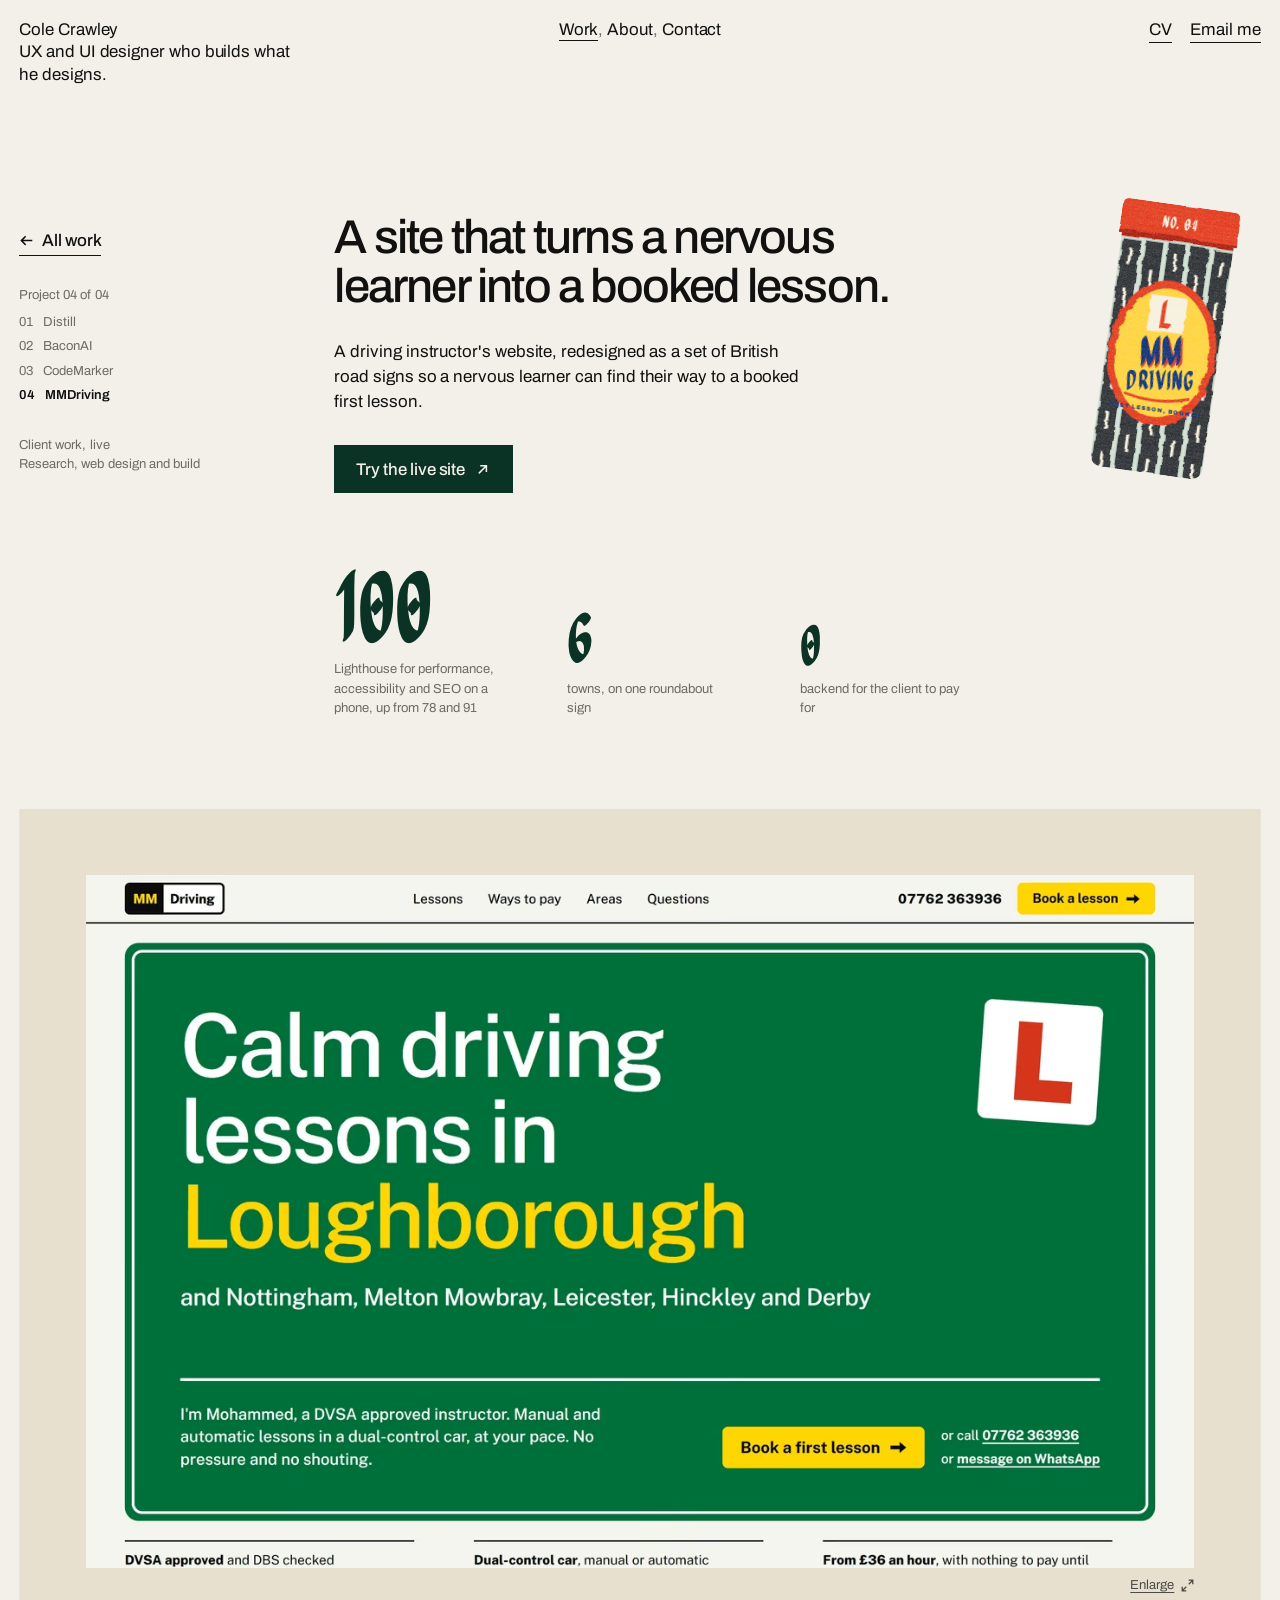
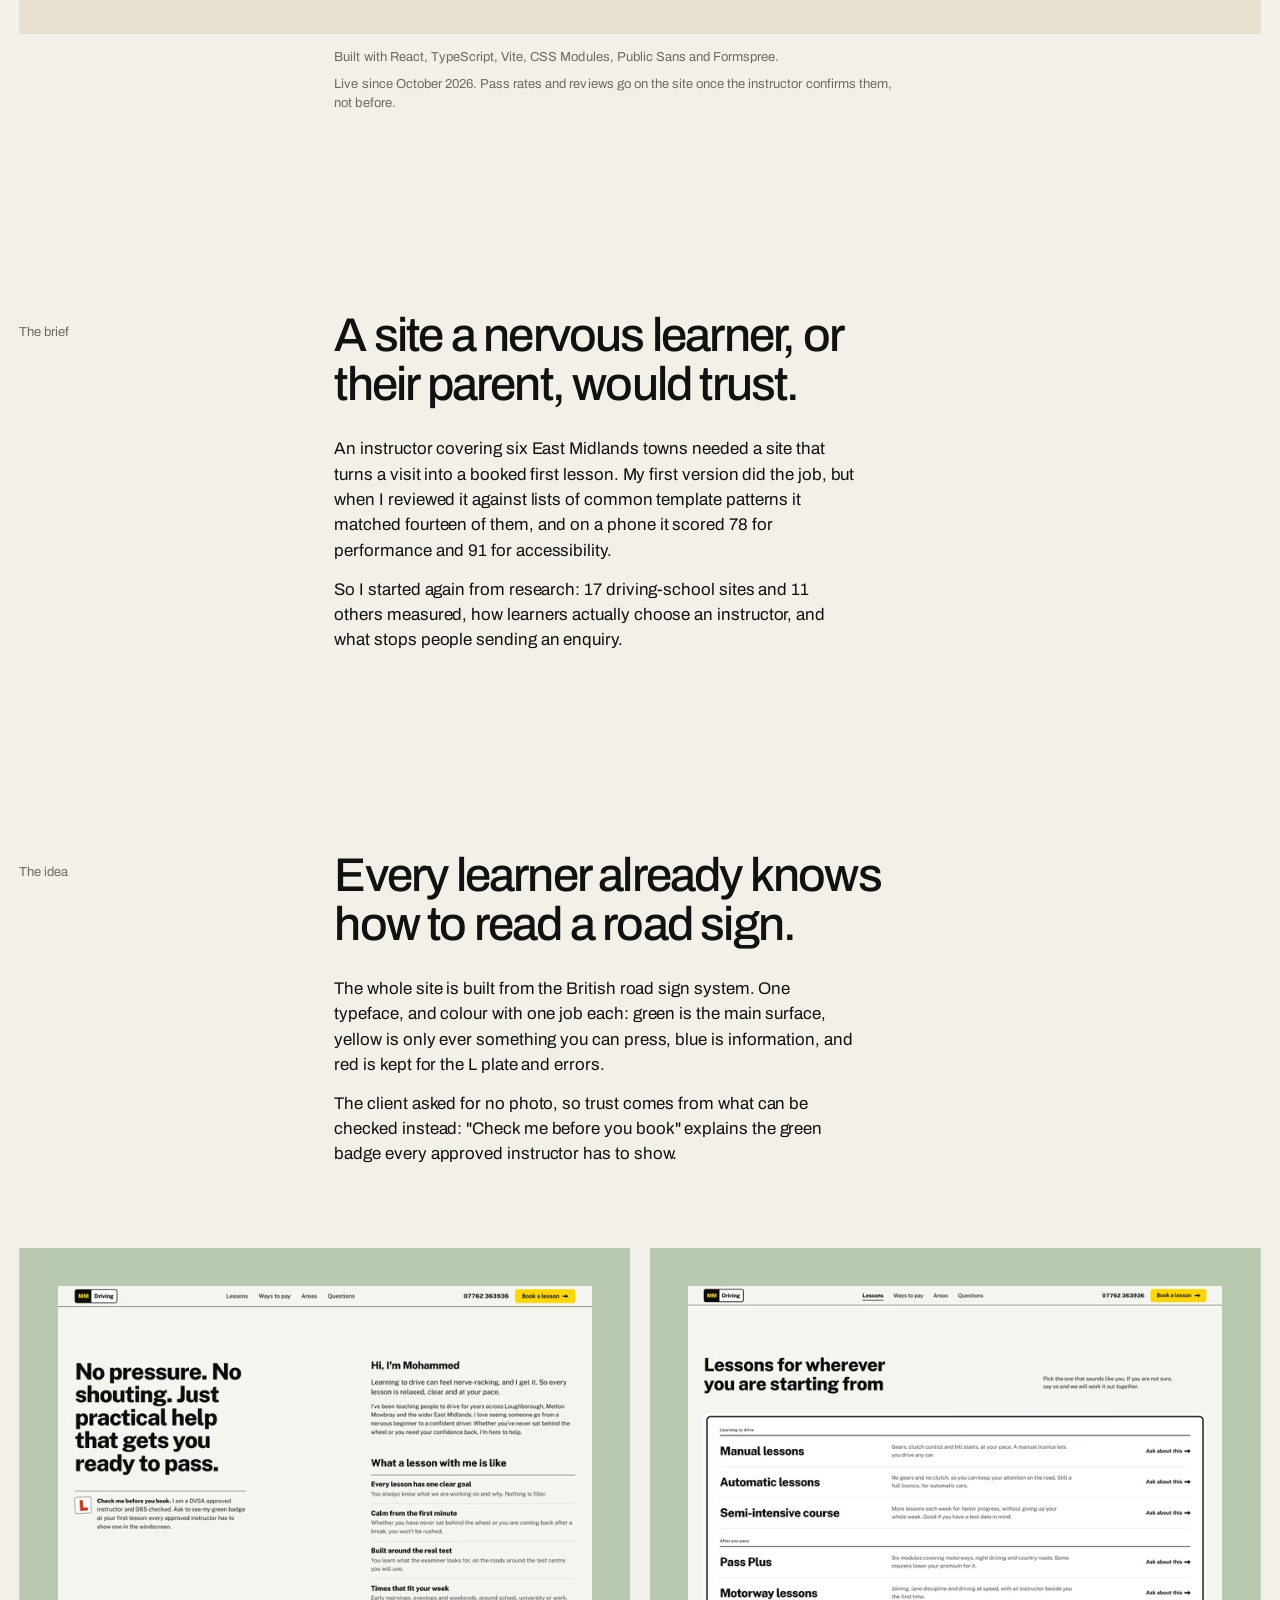
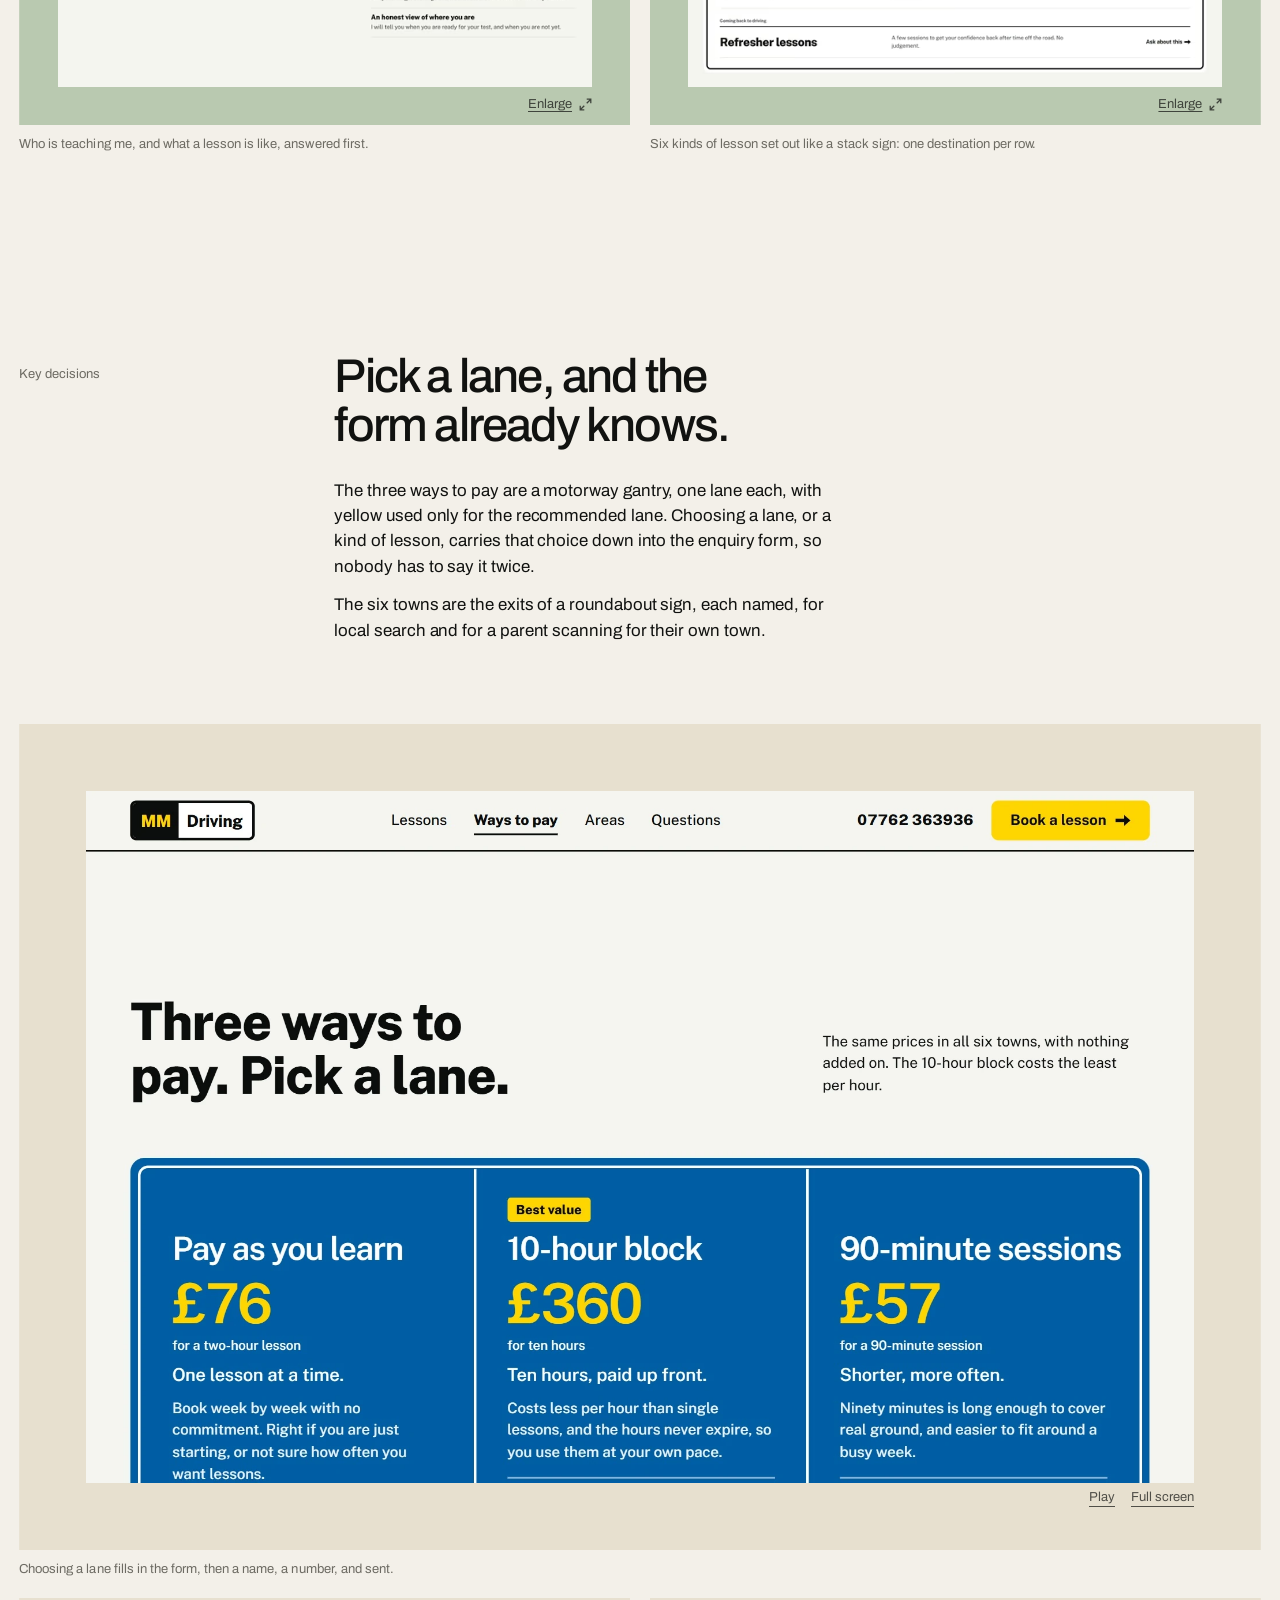
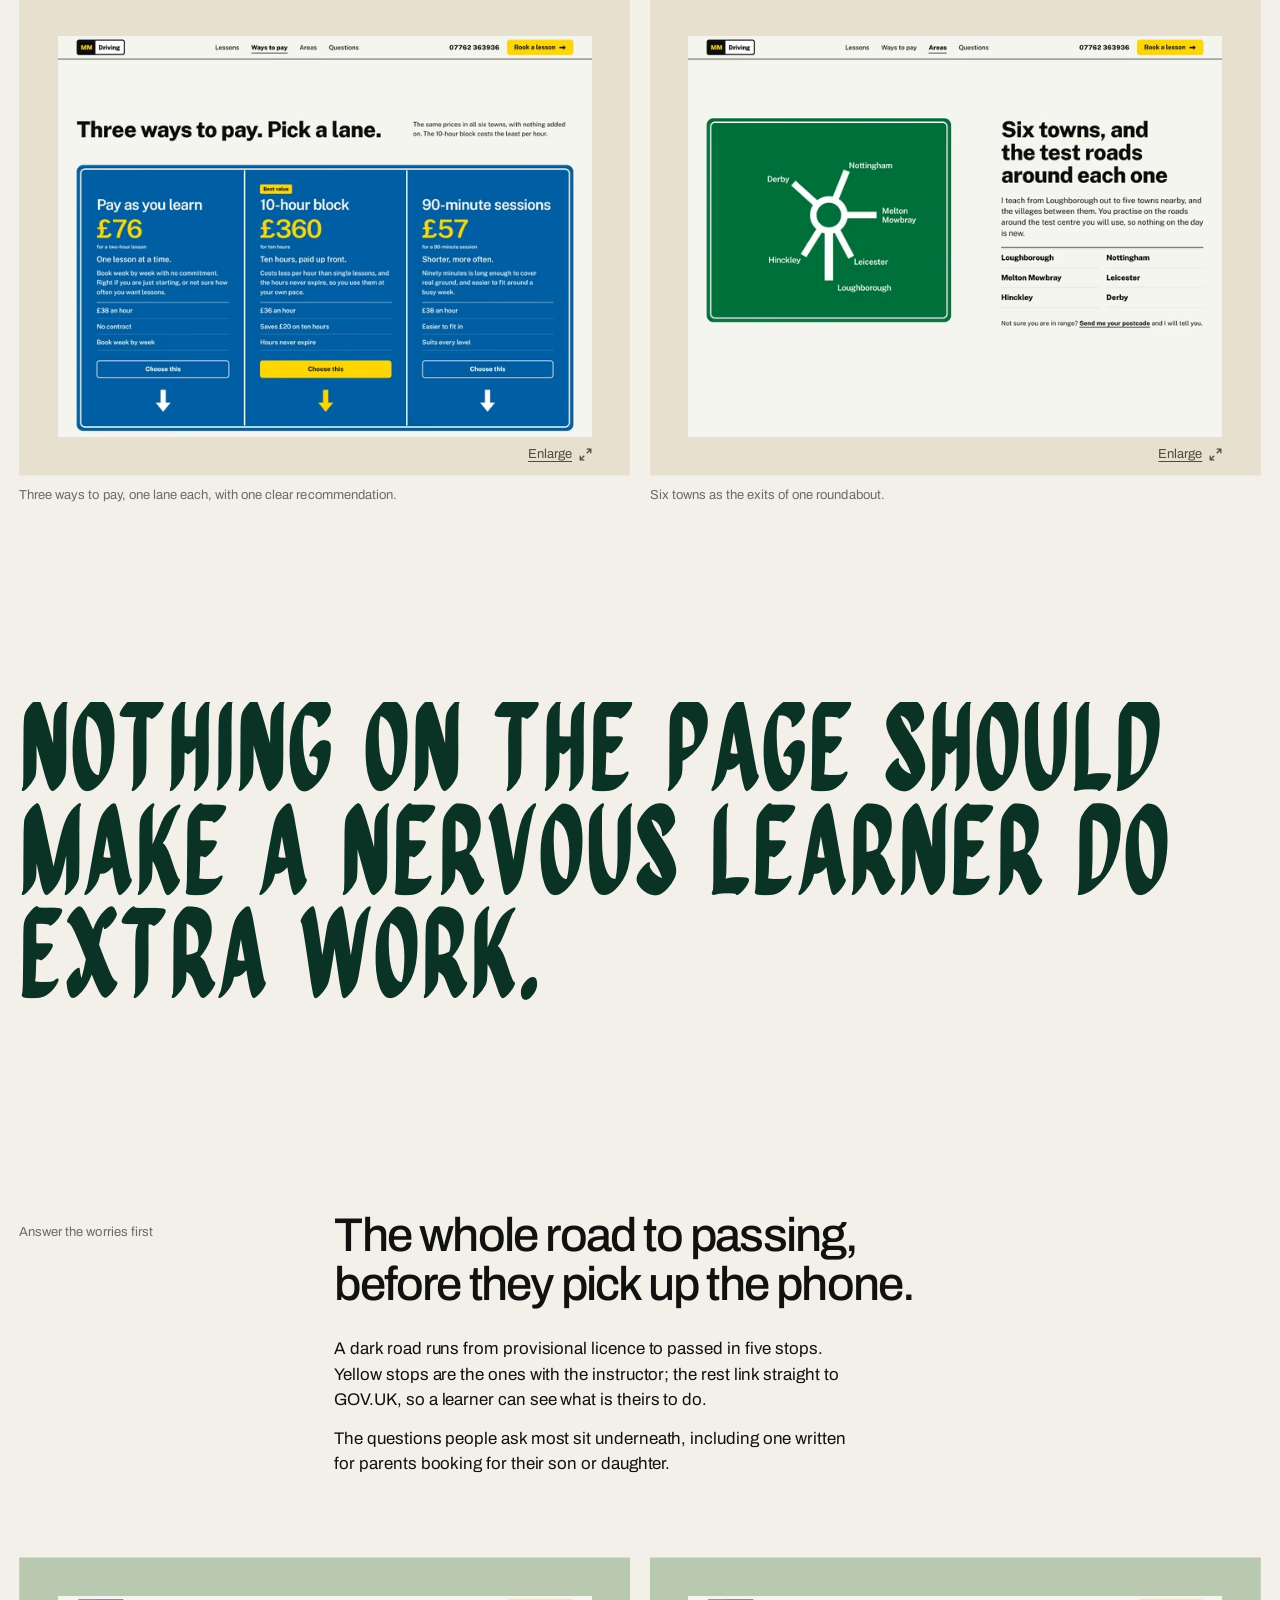
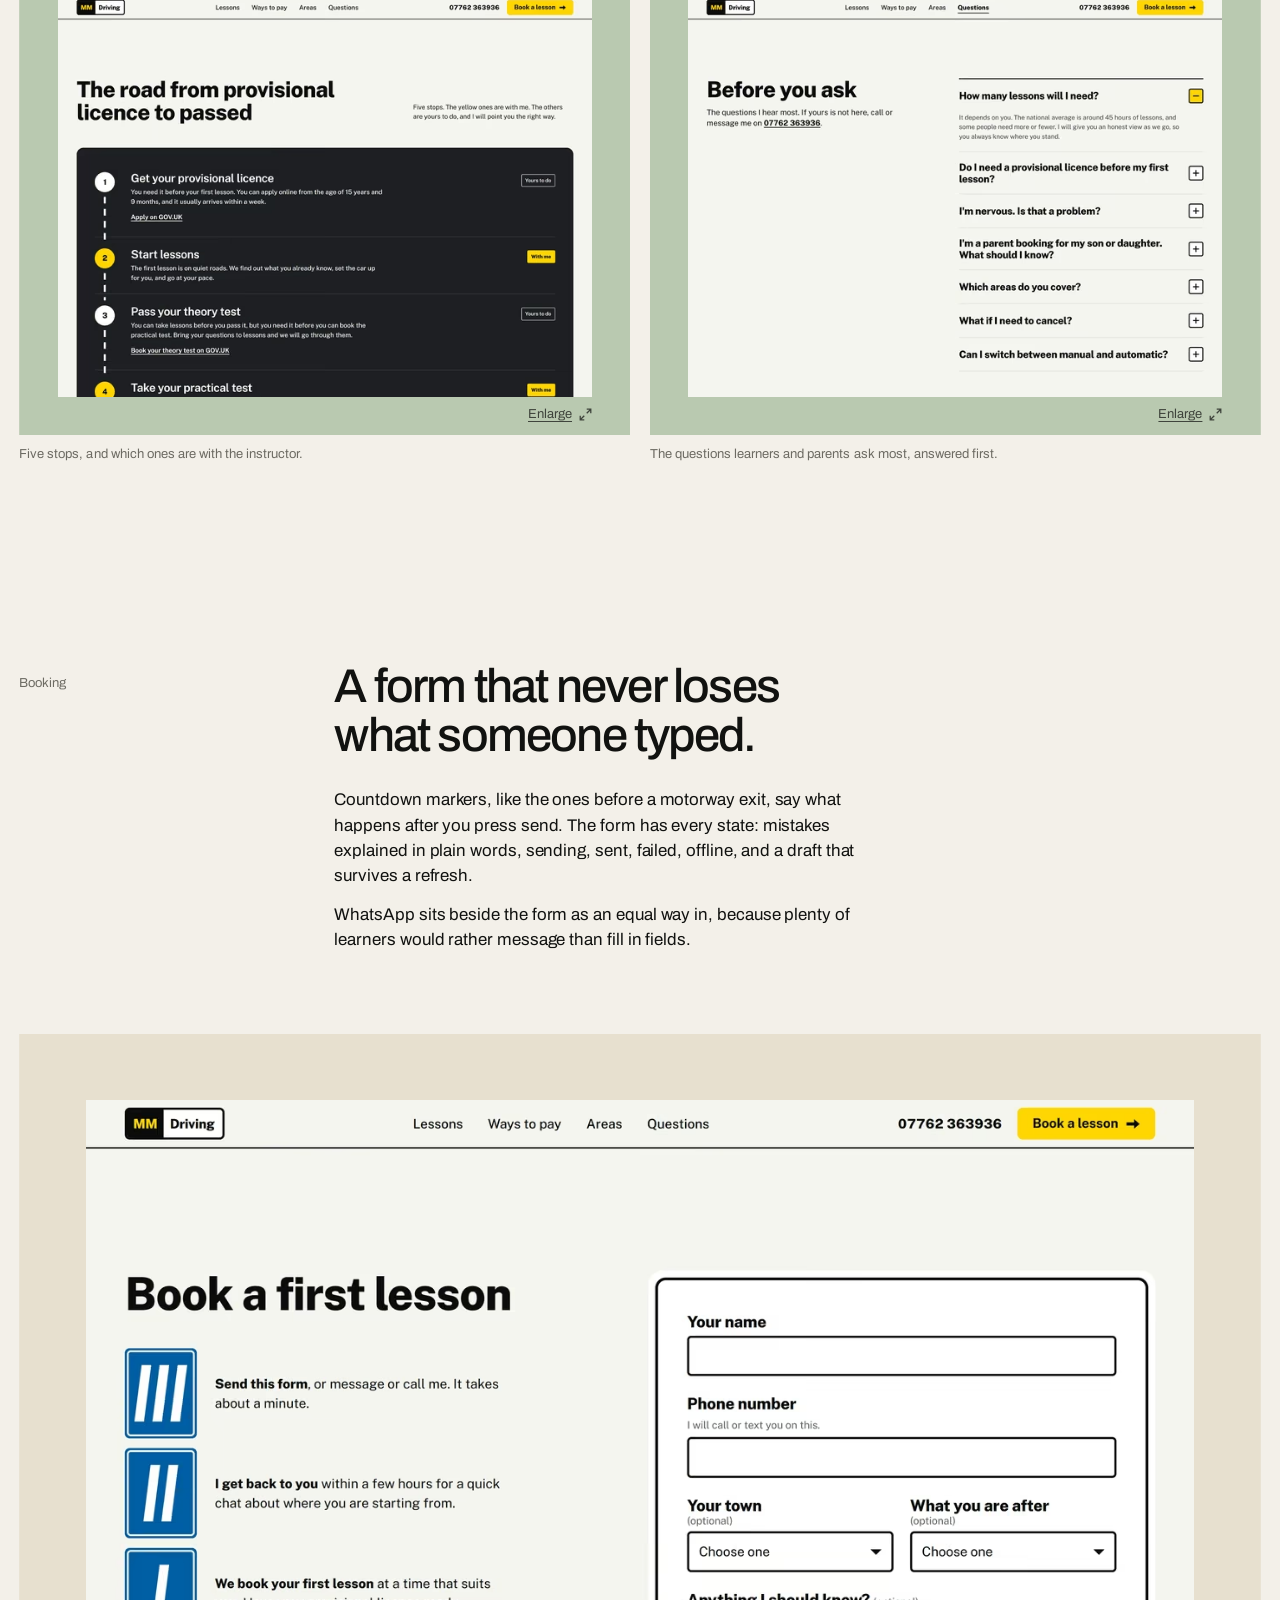
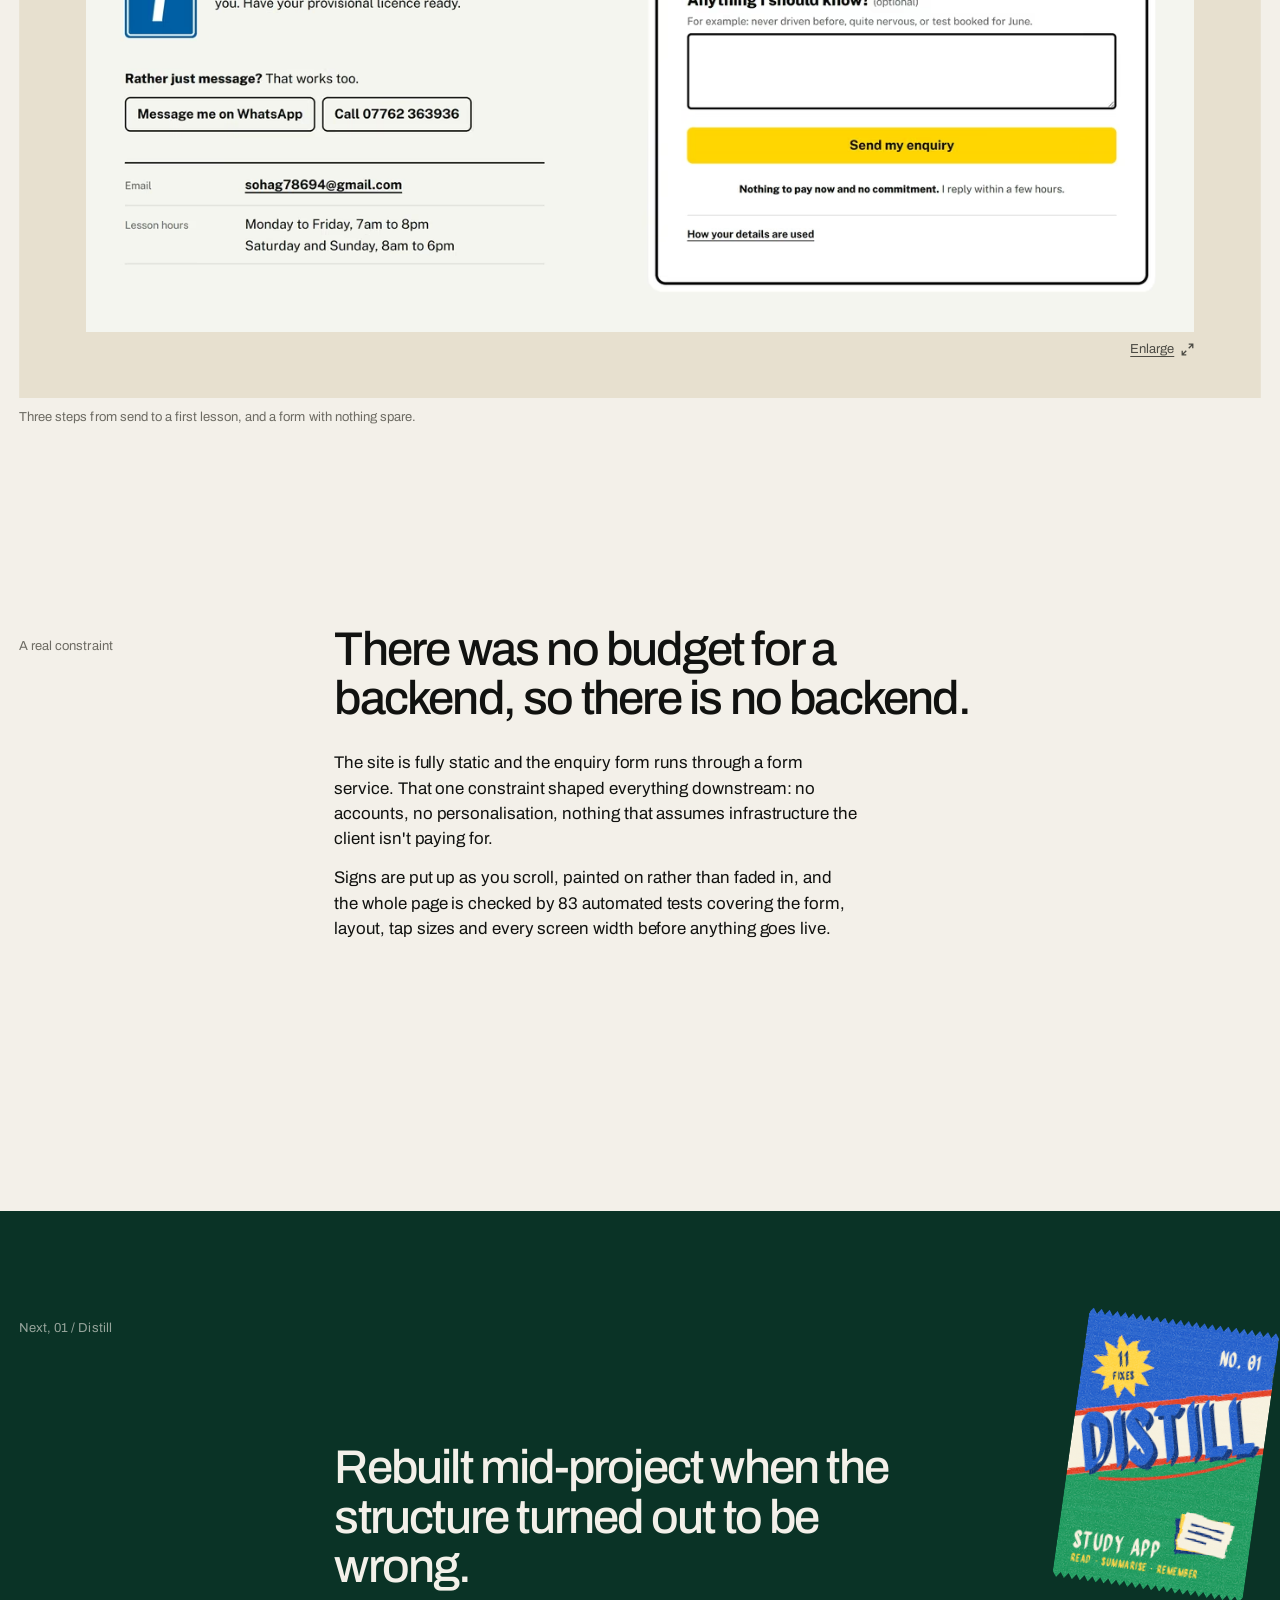
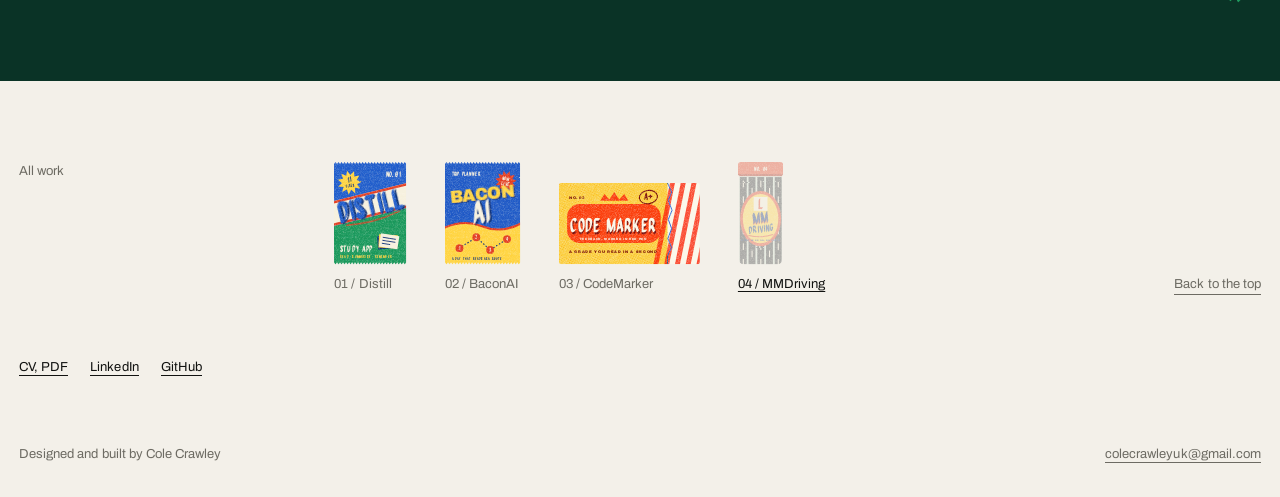
<file: mm.html>
<!doctype html>
<html lang="en">
<head>
<meta charset="utf-8">
<meta name="viewport" content="width=device-width, initial-scale=1, viewport-fit=cover">
<meta name="theme-color" content="#f3f0e9">
<link rel="icon" href="favicon.svg" type="image/svg+xml">
<link rel="icon" href="favicon.ico" sizes="32x32">
<link rel="apple-touch-icon" href="apple-touch-icon.png">
<link rel="preload" href="fonts/archivo-latin.woff2" as="font" type="font/woff2" crossorigin>
<link rel="preload" href="fonts/quiapo.woff2" as="font" type="font/woff2" crossorigin>
<link rel="stylesheet" href="styles.css?v=1792433555">
<script>/* Vercel Web Analytics (no cookies), only on the real site, so a local preview never asks for a missing script */
if (/(^|[.])colecrawley[.]com$|vercel[.]app$/.test(location.hostname)) { window.va = window.va || function () { (window.vaq = window.vaq || []).push(arguments); };
var va = document.createElement('script'); va.defer = true; va.src = '/_vercel/insights/script.js'; document.head.appendChild(va); }</script>
<script>/* hide what will animate from the very first frame, so nothing is drawn once and then wiped in again.
If the page's reveal script has not started by the time the page is read, show everything instead. */
(function(d){if(matchMedia('(prefers-reduced-motion: reduce)').matches)return;d.classList.add('js');
document.addEventListener('DOMContentLoaded',function(){if(!window.__reveals)d.classList.remove('js')})})(document.documentElement)</script>
<meta name="description" content="A driving instructor's website, redesigned as a set of British road signs so a nervous learner can find their way to a booked first lesson.">
<meta property="og:description" content="A driving instructor's website, redesigned as a set of British road signs so a nervous learner can find their way to a booked first lesson.">
<meta property="og:type" content="website">
<link rel="preload" as="image" type="image/avif" imagesrcset="img/r/mm-hero-400.avif?v=1792433555 400w, img/r/mm-hero-640.avif?v=1792433555 640w, img/r/mm-hero-960.avif?v=1792433555 960w, img/r/mm-hero-1280.avif?v=1792433555 1280w, img/r/mm-hero-1600.avif?v=1792433555 1600w, img/r/mm-hero-2400.avif?v=1792433555 2400w, img/r/mm-hero-3200.avif?v=1792433555 3200w" imagesizes="(max-width: 820px) 100vw, 88vw" fetchpriority="high">
<link rel="canonical" href="https://colecrawley.com/mm.html">
<meta property="og:site_name" content="Cole Crawley">
<meta property="og:title" content="MMDriving, a case study by Cole Crawley">
<meta property="og:url" content="https://colecrawley.com/mm.html">
<meta property="og:image" content="https://colecrawley.com/img/og/mm.jpg">
<meta property="og:image:width" content="1200">
<meta property="og:image:height" content="630">
<meta name="twitter:card" content="summary_large_image">
<title>MMDriving, a case study by Cole Crawley</title>
</head>
<body class="cs" id="top">
<svg width="0" height="0" style="position:absolute" aria-hidden="true"><defs><filter id="wob" x="-5%" y="-5%" width="110%" height="110%"><feTurbulence type="fractalNoise" baseFrequency=".03" numOctaves="2" seed="3"/><feDisplacementMap in="SourceGraphic" scale="2.6"/></filter>
<filter id="wob2" x="-5%" y="-5%" width="110%" height="110%"><feTurbulence type="fractalNoise" baseFrequency=".05" numOctaves="2" seed="9"/><feDisplacementMap in="SourceGraphic" scale="2"/></filter>
<filter id="brush" x="-5%" y="-5%" width="110%" height="110%"><feTurbulence type="fractalNoise" baseFrequency=".018 .09" numOctaves="2" seed="14"/><feDisplacementMap in="SourceGraphic" scale="6"/></filter>
<filter id="streak" x="0" y="0" width="100%" height="100%"><feTurbulence type="fractalNoise" baseFrequency=".012 .5" numOctaves="2" seed="21"/><feColorMatrix type="saturate" values="0"/></filter>
<filter id="ink" x="0" y="0" width="100%" height="100%"><feTurbulence type="fractalNoise" baseFrequency=".85" numOctaves="2" seed="5" result="n"/><feColorMatrix in="n" type="matrix" values="0 0 0 0 0 0 0 0 0 0 0 0 0 0 0 0 0 0 -2.6 1.5" result="a"/><feComposite in="SourceGraphic" in2="a" operator="in"/></filter>
<pattern id="dotsY" width="5" height="5" patternUnits="userSpaceOnUse" patternTransform="rotate(28)"><circle cx="2.5" cy="2.5" r="1" fill="#ffb21a"/></pattern></defs></svg>
<div class="cs-bar" aria-hidden="true"><i></i></div>
<div class="dock" inert><a class="dock-name dock-back" href="index.html#work"><svg class="ar" viewBox="0 0 16 16" aria-hidden="true"><path d="M14 8H3M7 3.5 2.5 8 7 12.5" fill="none" stroke="currentColor" stroke-width="1.6"/></svg>All work</a><span class="dock-proj"><a href="code.html" aria-label="Previous project: CodeMarker">Previous</a><b>04 of 04, MMDriving</b><a href="distill.html" aria-label="Next project: Distill">Next</a></span><span class="dock-nav"><a href="index.html#work" aria-current="page">Work</a>, <a href="about.html">About</a>, <a href="index.html#contact">Contact</a></span></div>
<a class="skip" href="#main">Skip to the content</a>
<header class="top cs-top">
  <p class="who"><a href="index.html">Cole Crawley</a><br>UX and UI designer who builds what he designs.</p>
  <nav aria-label="Main"><a href="index.html#work" aria-current="page">Work</a>, <a href="about.html">About</a>, <a href="index.html#contact">Contact</a></nav>
  <p class="top-r"><a class="u" href="cv/Cole_Crawley_CV.pdf">CV</a><a class="u" href="mailto:colecrawleyuk@gmail.com">Email me</a></p>
</header>

<main id="main">
<section class="cs-hero">
  <div class="cs-id"><nav class="cs-index" aria-label="Projects"><a class="cs-back" href="index.html#work"><svg class="ar" viewBox="0 0 16 16" aria-hidden="true"><path d="M14 8H3M7 3.5 2.5 8 7 12.5" fill="none" stroke="currentColor" stroke-width="1.6"/></svg>All work</a><p class="small">Project 04 of 04</p><ol><li><a href="distill.html"><span>01</span>Distill</a></li><li><a href="bacon.html"><span>02</span>BaconAI</a></li><li><a href="code.html"><span>03</span>CodeMarker</a></li><li><b aria-current="page"><span>04</span>MMDriving</b></li></ol></nav><p class="small cs-kind">Client work, live<br>Research, web design and build</p></div>
  <h1 data-rise><span>A site that turns a nervous learner into a booked lesson.</span></h1>
  <span class="cs-pack" style="view-transition-name:pack-mm"><svg class="pack-art" style="--ar:0.4412" viewBox="0 0 150 340" role="img" aria-hidden="true"><defs><clipPath id="c-mm"><path d="M10 0 h130 q10 0 10 10 v34 h-4 v280 q0 16 -16 16 h-110 q-16 0 -16 -16 v-280 h-4 v-34 q0 -10 10 -10z"/></clipPath></defs><g clip-path="url(#c-mm)"><g filter="url(#brush)"><rect width="150" height="340" fill="#cfe0d2"/><rect x="6" y="50" width="23" height="290" fill="#2b2f33"/><rect x="16" y="62" width="3.5" height="22" fill="#f6f0dd"/><rect x="16" y="114" width="3.5" height="22" fill="#f6f0dd"/><rect x="16" y="166" width="3.5" height="22" fill="#f6f0dd"/><rect x="16" y="218" width="3.5" height="22" fill="#f6f0dd"/><rect x="16" y="270" width="3.5" height="22" fill="#f6f0dd"/><rect x="16" y="322" width="3.5" height="22" fill="#f6f0dd"/><rect x="35" y="50" width="23" height="290" fill="#2b2f33"/><rect x="45" y="86" width="3.5" height="22" fill="#f6f0dd"/><rect x="45" y="138" width="3.5" height="22" fill="#f6f0dd"/><rect x="45" y="190" width="3.5" height="22" fill="#f6f0dd"/><rect x="45" y="242" width="3.5" height="22" fill="#f6f0dd"/><rect x="45" y="294" width="3.5" height="22" fill="#f6f0dd"/><rect x="64" y="50" width="23" height="290" fill="#2b2f33"/><rect x="74" y="62" width="3.5" height="22" fill="#f6f0dd"/><rect x="74" y="114" width="3.5" height="22" fill="#f6f0dd"/><rect x="74" y="166" width="3.5" height="22" fill="#f6f0dd"/><rect x="74" y="218" width="3.5" height="22" fill="#f6f0dd"/><rect x="74" y="270" width="3.5" height="22" fill="#f6f0dd"/><rect x="74" y="322" width="3.5" height="22" fill="#f6f0dd"/><rect x="93" y="50" width="23" height="290" fill="#2b2f33"/><rect x="103" y="86" width="3.5" height="22" fill="#f6f0dd"/><rect x="103" y="138" width="3.5" height="22" fill="#f6f0dd"/><rect x="103" y="190" width="3.5" height="22" fill="#f6f0dd"/><rect x="103" y="242" width="3.5" height="22" fill="#f6f0dd"/><rect x="103" y="294" width="3.5" height="22" fill="#f6f0dd"/><rect x="122" y="50" width="23" height="290" fill="#2b2f33"/><rect x="132" y="62" width="3.5" height="22" fill="#f6f0dd"/><rect x="132" y="114" width="3.5" height="22" fill="#f6f0dd"/><rect x="132" y="166" width="3.5" height="22" fill="#f6f0dd"/><rect x="132" y="218" width="3.5" height="22" fill="#f6f0dd"/><rect x="132" y="270" width="3.5" height="22" fill="#f6f0dd"/><rect x="132" y="322" width="3.5" height="22" fill="#f6f0dd"/><rect width="150" height="46" fill="#e2371f"/><rect y="40" width="150" height="7" fill="#a81e10"/>
<ellipse cx="75" cy="188" rx="68" ry="92" fill="#e2371f"/><ellipse cx="75" cy="188" rx="59" ry="82" fill="#ffd23a"/>
<rect x="52" y="116" width="46" height="46" fill="#f6f0dd"/></g>
<g filter="url(#wob2)"><text x="75" y="156" text-anchor="middle" fill="#e2371f" style="font:400 48px Quiapo;letter-spacing:.6px" >L</text>
<g transform="rotate(-7 75 200)"><text x="77" y="206" text-anchor="middle" fill="#e2371f" style="font:400 50px Quiapo;letter-spacing:.6px" >MM</text><text x="75" y="203" text-anchor="middle" fill="#0e2f73" style="font:400 50px Quiapo;letter-spacing:.6px" >MM</text><text x="75" y="234" text-anchor="middle" fill="#0e2f73" style="font:400 33px Quiapo;letter-spacing:.6px" >DRIVING</text></g>
<path d="M36 244 q40 10 80 -3" fill="none" stroke="#e2371f" stroke-width="3.4" stroke-linecap="round"/>
<text x="75" y="30" text-anchor="middle" fill="#f6f0dd" style="font:400 20px Quiapo;letter-spacing:.6px" >NO. 04</text><text x="75" y="262" text-anchor="middle" fill="#0e2f73" style="font:900 7px Archivo;letter-spacing:1.2px">FIRST LESSON, BOOKED</text></g><rect width="150" height="340" filter="url(#streak)" opacity=".45" style="mix-blend-mode:soft-light"/><rect width="150" height="340" fill="#fbf7ea" filter="url(#ink)" opacity="0.2"/></g></svg></span>
  <p class="cs-lede">A driving instructor's website, redesigned as a set of British road signs so a nervous learner can find their way to a booked first lesson.</p>
  <p class="cs-cta"><a class="cs-live" href="https://mmdriving-snowy.vercel.app" target="_blank" rel="noopener">Try the live site<svg class="ar" viewBox="0 0 16 16" aria-hidden="true"><path d="M4 12 12 4M5.5 4H12v6.5" fill="none" stroke="currentColor" stroke-width="1.6"/></svg><span class="vh"> (opens in a new tab)</span></a></p>
  <ul class="cs-results" aria-label="Results"><li><b>100</b><span>Lighthouse for performance, accessibility and SEO on a phone, up from 78 and 91</span></li><li><b>6</b><span>towns, on one roundabout sign</span></li><li><b>0</b><span>backend for the client to pay for</span></li></ul>
  <figure class="plate t-cream cs-first"><div class="plate-in" data-wipe><button class="zoom" type="button" data-full="img/r/mm-hero-3200.webp?v=1792433555" aria-label="Enlarge: The MMDriving home page: a green road sign reading Calm driving lessons in Loughborough, with an L plate and a Book a first lesson button"><picture class="ph" style="background-image:url([data-uri])"><source type="image/avif" srcset="img/r/mm-hero-400.avif?v=1792433555 400w, img/r/mm-hero-640.avif?v=1792433555 640w, img/r/mm-hero-960.avif?v=1792433555 960w, img/r/mm-hero-1280.avif?v=1792433555 1280w, img/r/mm-hero-1600.avif?v=1792433555 1600w, img/r/mm-hero-2400.avif?v=1792433555 2400w, img/r/mm-hero-3200.avif?v=1792433555 3200w" sizes="(max-width: 820px) 100vw, 88vw"><img src="img/r/mm-hero-1280.webp?v=1792433555" srcset="img/r/mm-hero-400.webp?v=1792433555 400w, img/r/mm-hero-640.webp?v=1792433555 640w, img/r/mm-hero-960.webp?v=1792433555 960w, img/r/mm-hero-1280.webp?v=1792433555 1280w, img/r/mm-hero-1600.webp?v=1792433555 1600w, img/r/mm-hero-2400.webp?v=1792433555 2400w, img/r/mm-hero-3200.webp?v=1792433555 3200w" sizes="(max-width: 820px) 100vw, 88vw" alt="The MMDriving home page: a green road sign reading Calm driving lessons in Loughborough, with an L plate and a Book a first lesson button" width="3200" height="2000" data-fallback="img/r/mm-hero-1280.webp?v=1792433555" fetchpriority="high" decoding="async"></picture></button></div></figure>
  <p class="cs-built small">Built with React, TypeScript, Vite, CSS Modules, Public Sans and Formspree.</p><p class="cs-note small">Live since October 2026. Pass rates and reviews go on the site once the instructor confirms them, not before.</p>
</section>

<section class="cs-sec s-0">
  <p class="small">The brief</p>
  <h2 data-rise><span>A site a nervous learner, or their parent, would trust.</span></h2>
  <div class="cs-text"><p>An instructor covering six East Midlands towns needed a site that turns a visit into a booked first lesson. My first version did the job, but when I reviewed it against lists of common template patterns it matched fourteen of them, and on a phone it scored 78 for performance and 91 for accessibility.</p><p>So I started again from research: 17 driving-school sites and 11 others measured, how learners actually choose an instructor, and what stops people sending an enquiry.</p></div>
</section>

<section class="cs-sec s-1">
  <p class="small">The idea</p>
  <h2 data-rise><span>Every learner already knows how to read a road sign.</span></h2>
  <div class="cs-text"><p>The whole site is built from the British road sign system. One typeface, and colour with one job each: green is the main surface, yellow is only ever something you can press, blue is information, and red is kept for the L plate and errors.</p><p>The client asked for no photo, so trust comes from what can be checked instead: "Check me before you book" explains the green badge every approved instructor has to show.</p></div>
  <div class="cs-pair cs-duo"><figure class="plate t-sage "><div class="plate-in" data-wipe><button class="zoom" type="button" data-full="img/r/mm-instructor-3200.webp?v=1792433555" aria-label="Enlarge: The instructor section: No pressure. No shouting. beside a short introduction and five points about what a lesson is like"><picture class="ph" style="background-image:url([data-uri])"><source type="image/avif" srcset="img/r/mm-instructor-400.avif?v=1792433555 400w, img/r/mm-instructor-640.avif?v=1792433555 640w, img/r/mm-instructor-960.avif?v=1792433555 960w, img/r/mm-instructor-1280.avif?v=1792433555 1280w, img/r/mm-instructor-1600.avif?v=1792433555 1600w, img/r/mm-instructor-2400.avif?v=1792433555 2400w, img/r/mm-instructor-3200.avif?v=1792433555 3200w" sizes="(max-width: 820px) 100vw, 44vw"><img src="img/r/mm-instructor-1280.webp?v=1792433555" srcset="img/r/mm-instructor-400.webp?v=1792433555 400w, img/r/mm-instructor-640.webp?v=1792433555 640w, img/r/mm-instructor-960.webp?v=1792433555 960w, img/r/mm-instructor-1280.webp?v=1792433555 1280w, img/r/mm-instructor-1600.webp?v=1792433555 1600w, img/r/mm-instructor-2400.webp?v=1792433555 2400w, img/r/mm-instructor-3200.webp?v=1792433555 3200w" sizes="(max-width: 820px) 100vw, 44vw" alt="The instructor section: No pressure. No shouting. beside a short introduction and five points about what a lesson is like" width="3200" height="2400" data-fallback="img/r/mm-instructor-1280.webp?v=1792433555" loading="lazy" decoding="async"></picture></button></div><figcaption class="small">Who is teaching me, and what a lesson is like, answered first.</figcaption></figure><figure class="plate t-sage "><div class="plate-in" data-wipe><button class="zoom" type="button" data-full="img/r/mm-lessons-3200.webp?v=1792433555" aria-label="Enlarge: A white stack sign listing six kinds of lesson in three groups, each with an Ask about this link"><picture class="ph" style="background-image:url([data-uri])"><source type="image/avif" srcset="img/r/mm-lessons-400.avif?v=1792433555 400w, img/r/mm-lessons-640.avif?v=1792433555 640w, img/r/mm-lessons-960.avif?v=1792433555 960w, img/r/mm-lessons-1280.avif?v=1792433555 1280w, img/r/mm-lessons-1600.avif?v=1792433555 1600w, img/r/mm-lessons-2400.avif?v=1792433555 2400w, img/r/mm-lessons-3200.avif?v=1792433555 3200w" sizes="(max-width: 820px) 100vw, 44vw"><img src="img/r/mm-lessons-1280.webp?v=1792433555" srcset="img/r/mm-lessons-400.webp?v=1792433555 400w, img/r/mm-lessons-640.webp?v=1792433555 640w, img/r/mm-lessons-960.webp?v=1792433555 960w, img/r/mm-lessons-1280.webp?v=1792433555 1280w, img/r/mm-lessons-1600.webp?v=1792433555 1600w, img/r/mm-lessons-2400.webp?v=1792433555 2400w, img/r/mm-lessons-3200.webp?v=1792433555 3200w" sizes="(max-width: 820px) 100vw, 44vw" alt="A white stack sign listing six kinds of lesson in three groups, each with an Ask about this link" width="3200" height="2400" data-fallback="img/r/mm-lessons-1280.webp?v=1792433555" loading="lazy" decoding="async"></picture></button></div><figcaption class="small">Six kinds of lesson set out like a stack sign: one destination per row.</figcaption></figure></div>
</section>

<section class="cs-sec s-2">
  <p class="small">Key decisions</p>
  <h2 data-rise><span>Pick a lane, and the form already knows.</span></h2>
  <div class="cs-text"><p>The three ways to pay are a motorway gantry, one lane each, with yellow used only for the recommended lane. Choosing a lane, or a kind of lesson, carries that choice down into the enquiry form, so nobody has to say it twice.</p><p>The six towns are the exits of a roundabout sign, each named, for local search and for a parent scanning for their own town.</p></div>
  <figure class="plate t-cream cs-full"><div class="plate-in" data-wipe><div class="vid"><video class="clip" muted loop playsinline preload="none" poster="img/mm-flow-poster.webp?v=1792433555" width="1920" height="1200" aria-label="The 10-hour block is chosen on the pay gantry, the page glides to the form with it already filled in, then a name and number are typed and the enquiry is sent" data-poster="img/mm-flow-poster.webp?v=1792433555"><source src="img/mm-flow-m.mp4?v=1792433555" type="video/mp4" media="(max-width: 820px)"><source src="img/mm-flow.mp4?v=1792433555" type="video/mp4"></video><span class="vid-bs"><button class="vid-b" type="button" aria-pressed="false">Pause</button><button class="vid-f" type="button">Full screen</button></span></div></div><figcaption class="small">Choosing a lane fills in the form, then a name, a number, and sent.</figcaption></figure>
  <div class="cs-pair cs-duo"><figure class="plate t-cream "><div class="plate-in" data-wipe><button class="zoom" type="button" data-full="img/r/mm-pay-3200.webp?v=1792433555" aria-label="Enlarge: Three ways to pay as a blue motorway gantry, with the 10-hour block marked best value and the only yellow button"><picture class="ph" style="background-image:url([data-uri])"><source type="image/avif" srcset="img/r/mm-pay-400.avif?v=1792433555 400w, img/r/mm-pay-640.avif?v=1792433555 640w, img/r/mm-pay-960.avif?v=1792433555 960w, img/r/mm-pay-1280.avif?v=1792433555 1280w, img/r/mm-pay-1600.avif?v=1792433555 1600w, img/r/mm-pay-2400.avif?v=1792433555 2400w, img/r/mm-pay-3200.avif?v=1792433555 3200w" sizes="(max-width: 820px) 100vw, 44vw"><img src="img/r/mm-pay-1280.webp?v=1792433555" srcset="img/r/mm-pay-400.webp?v=1792433555 400w, img/r/mm-pay-640.webp?v=1792433555 640w, img/r/mm-pay-960.webp?v=1792433555 960w, img/r/mm-pay-1280.webp?v=1792433555 1280w, img/r/mm-pay-1600.webp?v=1792433555 1600w, img/r/mm-pay-2400.webp?v=1792433555 2400w, img/r/mm-pay-3200.webp?v=1792433555 3200w" sizes="(max-width: 820px) 100vw, 44vw" alt="Three ways to pay as a blue motorway gantry, with the 10-hour block marked best value and the only yellow button" width="3200" height="2400" data-fallback="img/r/mm-pay-1280.webp?v=1792433555" loading="lazy" decoding="async"></picture></button></div><figcaption class="small">Three ways to pay, one lane each, with one clear recommendation.</figcaption></figure><figure class="plate t-cream "><div class="plate-in" data-wipe><button class="zoom" type="button" data-full="img/r/mm-areas-3200.webp?v=1792433555" aria-label="Enlarge: A green roundabout sign whose exits are the six towns, beside a list of the same towns"><picture class="ph" style="background-image:url([data-uri])"><source type="image/avif" srcset="img/r/mm-areas-400.avif?v=1792433555 400w, img/r/mm-areas-640.avif?v=1792433555 640w, img/r/mm-areas-960.avif?v=1792433555 960w, img/r/mm-areas-1280.avif?v=1792433555 1280w, img/r/mm-areas-1600.avif?v=1792433555 1600w, img/r/mm-areas-2400.avif?v=1792433555 2400w, img/r/mm-areas-3200.avif?v=1792433555 3200w" sizes="(max-width: 820px) 100vw, 44vw"><img src="img/r/mm-areas-1280.webp?v=1792433555" srcset="img/r/mm-areas-400.webp?v=1792433555 400w, img/r/mm-areas-640.webp?v=1792433555 640w, img/r/mm-areas-960.webp?v=1792433555 960w, img/r/mm-areas-1280.webp?v=1792433555 1280w, img/r/mm-areas-1600.webp?v=1792433555 1600w, img/r/mm-areas-2400.webp?v=1792433555 2400w, img/r/mm-areas-3200.webp?v=1792433555 3200w" sizes="(max-width: 820px) 100vw, 44vw" alt="A green roundabout sign whose exits are the six towns, beside a list of the same towns" width="3200" height="2400" data-fallback="img/r/mm-areas-1280.webp?v=1792433555" loading="lazy" decoding="async"></picture></button></div><figcaption class="small">Six towns as the exits of one roundabout.</figcaption></figure></div>
</section>

<blockquote class="cs-quote"><p data-rise><span>Nothing on the page should make a nervous learner do extra work.</span></p></blockquote>

<section class="cs-sec s-4">
  <p class="small">Answer the worries first</p>
  <h2 data-rise><span>The whole road to passing, before they pick up the phone.</span></h2>
  <div class="cs-text"><p>A dark road runs from provisional licence to passed in five stops. Yellow stops are the ones with the instructor; the rest link straight to GOV.UK, so a learner can see what is theirs to do.</p><p>The questions people ask most sit underneath, including one written for parents booking for their son or daughter.</p></div>
  <div class="cs-pair cs-duo"><figure class="plate t-sage "><div class="plate-in" data-wipe><button class="zoom" type="button" data-full="img/r/mm-road-3200.webp?v=1792433555" aria-label="Enlarge: The road from provisional licence to passed: five numbered stops on a dark road, marked With me or Yours to do"><picture class="ph" style="background-image:url([data-uri])"><source type="image/avif" srcset="img/r/mm-road-400.avif?v=1792433555 400w, img/r/mm-road-640.avif?v=1792433555 640w, img/r/mm-road-960.avif?v=1792433555 960w, img/r/mm-road-1280.avif?v=1792433555 1280w, img/r/mm-road-1600.avif?v=1792433555 1600w, img/r/mm-road-2400.avif?v=1792433555 2400w, img/r/mm-road-3200.avif?v=1792433555 3200w" sizes="(max-width: 820px) 100vw, 44vw"><img src="img/r/mm-road-1280.webp?v=1792433555" srcset="img/r/mm-road-400.webp?v=1792433555 400w, img/r/mm-road-640.webp?v=1792433555 640w, img/r/mm-road-960.webp?v=1792433555 960w, img/r/mm-road-1280.webp?v=1792433555 1280w, img/r/mm-road-1600.webp?v=1792433555 1600w, img/r/mm-road-2400.webp?v=1792433555 2400w, img/r/mm-road-3200.webp?v=1792433555 3200w" sizes="(max-width: 820px) 100vw, 44vw" alt="The road from provisional licence to passed: five numbered stops on a dark road, marked With me or Yours to do" width="3200" height="2400" data-fallback="img/r/mm-road-1280.webp?v=1792433555" loading="lazy" decoding="async"></picture></button></div><figcaption class="small">Five stops, and which ones are with the instructor.</figcaption></figure><figure class="plate t-sage "><div class="plate-in" data-wipe><button class="zoom" type="button" data-full="img/r/mm-questions-3200.webp?v=1792433555" aria-label="Enlarge: Before you ask: seven common questions as an accordion, the first one open"><picture class="ph" style="background-image:url([data-uri])"><source type="image/avif" srcset="img/r/mm-questions-400.avif?v=1792433555 400w, img/r/mm-questions-640.avif?v=1792433555 640w, img/r/mm-questions-960.avif?v=1792433555 960w, img/r/mm-questions-1280.avif?v=1792433555 1280w, img/r/mm-questions-1600.avif?v=1792433555 1600w, img/r/mm-questions-2400.avif?v=1792433555 2400w, img/r/mm-questions-3200.avif?v=1792433555 3200w" sizes="(max-width: 820px) 100vw, 44vw"><img src="img/r/mm-questions-1280.webp?v=1792433555" srcset="img/r/mm-questions-400.webp?v=1792433555 400w, img/r/mm-questions-640.webp?v=1792433555 640w, img/r/mm-questions-960.webp?v=1792433555 960w, img/r/mm-questions-1280.webp?v=1792433555 1280w, img/r/mm-questions-1600.webp?v=1792433555 1600w, img/r/mm-questions-2400.webp?v=1792433555 2400w, img/r/mm-questions-3200.webp?v=1792433555 3200w" sizes="(max-width: 820px) 100vw, 44vw" alt="Before you ask: seven common questions as an accordion, the first one open" width="3200" height="2400" data-fallback="img/r/mm-questions-1280.webp?v=1792433555" loading="lazy" decoding="async"></picture></button></div><figcaption class="small">The questions learners and parents ask most, answered first.</figcaption></figure></div>
</section>

<section class="cs-sec s-5">
  <p class="small">Booking</p>
  <h2 data-rise><span>A form that never loses what someone typed.</span></h2>
  <div class="cs-text"><p>Countdown markers, like the ones before a motorway exit, say what happens after you press send. The form has every state: mistakes explained in plain words, sending, sent, failed, offline, and a draft that survives a refresh.</p><p>WhatsApp sits beside the form as an equal way in, because plenty of learners would rather message than fill in fields.</p></div>
  <figure class="plate t-cream cs-full"><div class="plate-in" data-wipe><button class="zoom" type="button" data-full="img/r/mm-book-3200.webp?v=1792433555" aria-label="Enlarge: Book a first lesson: three countdown markers beside a short enquiry form with a yellow Send my enquiry button"><picture class="ph" style="background-image:url([data-uri])"><source type="image/avif" srcset="img/r/mm-book-400.avif?v=1792433555 400w, img/r/mm-book-640.avif?v=1792433555 640w, img/r/mm-book-960.avif?v=1792433555 960w, img/r/mm-book-1280.avif?v=1792433555 1280w, img/r/mm-book-1600.avif?v=1792433555 1600w, img/r/mm-book-2400.avif?v=1792433555 2400w, img/r/mm-book-3200.avif?v=1792433555 3200w" sizes="(max-width: 820px) 100vw, 88vw"><img src="img/r/mm-book-1280.webp?v=1792433555" srcset="img/r/mm-book-400.webp?v=1792433555 400w, img/r/mm-book-640.webp?v=1792433555 640w, img/r/mm-book-960.webp?v=1792433555 960w, img/r/mm-book-1280.webp?v=1792433555 1280w, img/r/mm-book-1600.webp?v=1792433555 1600w, img/r/mm-book-2400.webp?v=1792433555 2400w, img/r/mm-book-3200.webp?v=1792433555 3200w" sizes="(max-width: 820px) 100vw, 88vw" alt="Book a first lesson: three countdown markers beside a short enquiry form with a yellow Send my enquiry button" width="3200" height="2400" data-fallback="img/r/mm-book-1280.webp?v=1792433555" loading="lazy" decoding="async"></picture></button></div><figcaption class="small">Three steps from send to a first lesson, and a form with nothing spare.</figcaption></figure>
</section>

<section class="cs-sec s-6">
  <p class="small">A real constraint</p>
  <h2 data-rise><span>There was no budget for a backend, so there is no backend.</span></h2>
  <div class="cs-text"><p>The site is fully static and the enquiry form runs through a form service. That one constraint shaped everything downstream: no accounts, no personalisation, nothing that assumes infrastructure the client isn't paying for.</p><p>Signs are put up as you scroll, painted on rather than faded in, and the whole page is checked by 83 automated tests covering the form, layout, tap sizes and every screen width before anything goes live.</p></div>
</section>
</main>

<a class="cs-next" href="distill.html">
  <span class="small">Next, 01 / Distill</span>
  <span class="cs-next-t">Rebuilt mid-project when the structure turned out to be wrong.</span>
  <span class="cs-next-p" style="view-transition-name:pack-distill"><svg class="pack-art" style="--ar:0.7059" viewBox="0 0 240 340" role="img" aria-hidden="true"><defs><clipPath id="c-distill"><path d="M0 7 L5.0 0 L10.0 7 L15.0 0 L20.0 7 L25.0 0 L30.0 7 L35.0 0 L40.0 7 L45.0 0 L50.0 7 L55.0 0 L60.0 7 L65.0 0 L70.0 7 L75.0 0 L80.0 7 L85.0 0 L90.0 7 L95.0 0 L100.0 7 L105.0 0 L110.0 7 L115.0 0 L120.0 7 L125.0 0 L130.0 7 L135.0 0 L140.0 7 L145.0 0 L150.0 7 L155.0 0 L160.0 7 L165.0 0 L170.0 7 L175.0 0 L180.0 7 L185.0 0 L190.0 7 L195.0 0 L200.0 7 L205.0 0 L210.0 7 L215.0 0 L220.0 7 L225.0 0 L230.0 7 L235.0 0 L240.0 7 L240 333 L235.0 340 L230.0 333 L225.0 340 L220.0 333 L215.0 340 L210.0 333 L205.0 340 L200.0 333 L195.0 340 L190.0 333 L185.0 340 L180.0 333 L175.0 340 L170.0 333 L165.0 340 L160.0 333 L155.0 340 L150.0 333 L145.0 340 L140.0 333 L135.0 340 L130.0 333 L125.0 340 L120.0 333 L115.0 340 L110.0 333 L105.0 340 L100.0 333 L95.0 340 L90.0 333 L85.0 340 L80.0 333 L75.0 340 L70.0 333 L65.0 340 L60.0 333 L55.0 340 L50.0 333 L45.0 340 L40.0 333 L35.0 340 L30.0 333 L25.0 340 L20.0 333 L15.0 340 L10.0 333 L5.0 340 L0.0 333 Z"/></clipPath></defs><g clip-path="url(#c-distill)"><g filter="url(#brush)"><rect width="240" height="340" fill="#1f58c9"/><path d="M-10 214 L250 150 L250 350 L-10 350Z" fill="#159457"/>
<path d="M-10 132 L250 68 L250 150 L-10 214Z" fill="#f6f0dd"/><path d="M-10 132 L250 68 L250 76 L-10 140Z" fill="#e2371f"/><path d="M-10 206 L250 142 L250 150 L-10 214Z" fill="#e2371f"/>
<polygon points="66.5,30.7 67.3,48.2 84.3,44.5 75.5,59.6 91.9,65.7 76.4,73.7 86.8,87.7 69.4,85.9 70.7,103.4 57.0,92.5 48.6,107.9 42.9,91.3 27.6,99.7 31.8,82.7 14.3,81.5 27.0,69.4 13.0,59.0 30.2,55.7 24.1,39.3 40.3,45.9 44.0,28.8 54.1,43.1" fill="#ffd23a"/>
<g transform="translate(150 236) rotate(9)"><rect x="-8" y="10" width="62" height="44" fill="#0e2f73" transform="rotate(-14)"/><rect x="0" y="4" width="62" height="44" fill="#ffd23a" transform="rotate(-6)"/><rect x="6" y="0" width="62" height="44" fill="#f6f0dd"/><path d="M14 12 h44 M14 22 h44 M14 32 h28" stroke="#0e2f73" stroke-width="3" fill="none"/></g></g>
<g transform="rotate(-13.8 120 150)" filter="url(#wob2)"><text x="125" y="183" text-anchor="middle" fill="#0e2f73" style="font:400 96px Quiapo;letter-spacing:.6px" >DISTILL</text><text x="120" y="178" text-anchor="middle" fill="#1f58c9" style="font:400 96px Quiapo;letter-spacing:.6px" >DISTILL</text>
<path d="M30 190 q90 16 182 -4" fill="none" stroke="#e2371f" stroke-width="4" stroke-linecap="round"/></g>
<g filter="url(#wob2)"><g transform="rotate(-10 52 68)"><text x="52" y="68" text-anchor="middle" fill="#0e2f73" style="font:400 26px Quiapo;letter-spacing:.6px" >11</text><text x="52" y="84" text-anchor="middle" fill="#0e2f73" style="font:400 14px Quiapo;letter-spacing:.6px" >FIXES</text></g>
<text x="222" y="50" text-anchor="end" fill="#f6f0dd" style="font:400 26px Quiapo;letter-spacing:.6px" >NO. 01</text><text x="20" y="300" text-anchor="start" fill="#f6f0dd" style="font:400 30px Quiapo;letter-spacing:.6px" >STUDY APP</text><text x="20" y="318" text-anchor="start" fill="#ffd23a" style="font:400 14px Quiapo;letter-spacing:.6px" >READ · SUMMARISE · REMEMBER</text></g><rect width="240" height="340" filter="url(#streak)" opacity=".45" style="mix-blend-mode:soft-light"/><rect width="240" height="340" fill="#fbf7ea" filter="url(#ink)" opacity="0.22"/></g></svg></span>
</a>
<nav class="cs-shelf" aria-label="All projects"><p class="small">All work</p><ul><li><a href="distill.html"><span class="shelf-p"><svg class="pack-art" style="--ar:0.7059" viewBox="0 0 240 340" role="img" aria-hidden="true"><defs><clipPath id="c-distill"><path d="M0 7 L5.0 0 L10.0 7 L15.0 0 L20.0 7 L25.0 0 L30.0 7 L35.0 0 L40.0 7 L45.0 0 L50.0 7 L55.0 0 L60.0 7 L65.0 0 L70.0 7 L75.0 0 L80.0 7 L85.0 0 L90.0 7 L95.0 0 L100.0 7 L105.0 0 L110.0 7 L115.0 0 L120.0 7 L125.0 0 L130.0 7 L135.0 0 L140.0 7 L145.0 0 L150.0 7 L155.0 0 L160.0 7 L165.0 0 L170.0 7 L175.0 0 L180.0 7 L185.0 0 L190.0 7 L195.0 0 L200.0 7 L205.0 0 L210.0 7 L215.0 0 L220.0 7 L225.0 0 L230.0 7 L235.0 0 L240.0 7 L240 333 L235.0 340 L230.0 333 L225.0 340 L220.0 333 L215.0 340 L210.0 333 L205.0 340 L200.0 333 L195.0 340 L190.0 333 L185.0 340 L180.0 333 L175.0 340 L170.0 333 L165.0 340 L160.0 333 L155.0 340 L150.0 333 L145.0 340 L140.0 333 L135.0 340 L130.0 333 L125.0 340 L120.0 333 L115.0 340 L110.0 333 L105.0 340 L100.0 333 L95.0 340 L90.0 333 L85.0 340 L80.0 333 L75.0 340 L70.0 333 L65.0 340 L60.0 333 L55.0 340 L50.0 333 L45.0 340 L40.0 333 L35.0 340 L30.0 333 L25.0 340 L20.0 333 L15.0 340 L10.0 333 L5.0 340 L0.0 333 Z"/></clipPath></defs><g clip-path="url(#c-distill)"><g filter="url(#brush)"><rect width="240" height="340" fill="#1f58c9"/><path d="M-10 214 L250 150 L250 350 L-10 350Z" fill="#159457"/>
<path d="M-10 132 L250 68 L250 150 L-10 214Z" fill="#f6f0dd"/><path d="M-10 132 L250 68 L250 76 L-10 140Z" fill="#e2371f"/><path d="M-10 206 L250 142 L250 150 L-10 214Z" fill="#e2371f"/>
<polygon points="66.5,30.7 67.3,48.2 84.3,44.5 75.5,59.6 91.9,65.7 76.4,73.7 86.8,87.7 69.4,85.9 70.7,103.4 57.0,92.5 48.6,107.9 42.9,91.3 27.6,99.7 31.8,82.7 14.3,81.5 27.0,69.4 13.0,59.0 30.2,55.7 24.1,39.3 40.3,45.9 44.0,28.8 54.1,43.1" fill="#ffd23a"/>
<g transform="translate(150 236) rotate(9)"><rect x="-8" y="10" width="62" height="44" fill="#0e2f73" transform="rotate(-14)"/><rect x="0" y="4" width="62" height="44" fill="#ffd23a" transform="rotate(-6)"/><rect x="6" y="0" width="62" height="44" fill="#f6f0dd"/><path d="M14 12 h44 M14 22 h44 M14 32 h28" stroke="#0e2f73" stroke-width="3" fill="none"/></g></g>
<g transform="rotate(-13.8 120 150)" filter="url(#wob2)"><text x="125" y="183" text-anchor="middle" fill="#0e2f73" style="font:400 96px Quiapo;letter-spacing:.6px" >DISTILL</text><text x="120" y="178" text-anchor="middle" fill="#1f58c9" style="font:400 96px Quiapo;letter-spacing:.6px" >DISTILL</text>
<path d="M30 190 q90 16 182 -4" fill="none" stroke="#e2371f" stroke-width="4" stroke-linecap="round"/></g>
<g filter="url(#wob2)"><g transform="rotate(-10 52 68)"><text x="52" y="68" text-anchor="middle" fill="#0e2f73" style="font:400 26px Quiapo;letter-spacing:.6px" >11</text><text x="52" y="84" text-anchor="middle" fill="#0e2f73" style="font:400 14px Quiapo;letter-spacing:.6px" >FIXES</text></g>
<text x="222" y="50" text-anchor="end" fill="#f6f0dd" style="font:400 26px Quiapo;letter-spacing:.6px" >NO. 01</text><text x="20" y="300" text-anchor="start" fill="#f6f0dd" style="font:400 30px Quiapo;letter-spacing:.6px" >STUDY APP</text><text x="20" y="318" text-anchor="start" fill="#ffd23a" style="font:400 14px Quiapo;letter-spacing:.6px" >READ · SUMMARISE · REMEMBER</text></g><rect width="240" height="340" filter="url(#streak)" opacity=".45" style="mix-blend-mode:soft-light"/><rect width="240" height="340" fill="#fbf7ea" filter="url(#ink)" opacity="0.22"/></g></svg></span><span class="small">01 / Distill</span></a></li><li><a href="bacon.html"><span class="shelf-p"><svg class="pack-art" style="--ar:0.7353" viewBox="0 0 250 340" role="img" aria-hidden="true"><defs><clipPath id="c-bacon"><path d="M0 7 L5.0 0 L10.0 7 L15.0 0 L20.0 7 L25.0 0 L30.0 7 L35.0 0 L40.0 7 L45.0 0 L50.0 7 L55.0 0 L60.0 7 L65.0 0 L70.0 7 L75.0 0 L80.0 7 L85.0 0 L90.0 7 L95.0 0 L100.0 7 L105.0 0 L110.0 7 L115.0 0 L120.0 7 L125.0 0 L130.0 7 L135.0 0 L140.0 7 L145.0 0 L150.0 7 L155.0 0 L160.0 7 L165.0 0 L170.0 7 L175.0 0 L180.0 7 L185.0 0 L190.0 7 L195.0 0 L200.0 7 L205.0 0 L210.0 7 L215.0 0 L220.0 7 L225.0 0 L230.0 7 L235.0 0 L240.0 7 L245.0 0 L250.0 7 L250 333 L245.0 340 L240.0 333 L235.0 340 L230.0 333 L225.0 340 L220.0 333 L215.0 340 L210.0 333 L205.0 340 L200.0 333 L195.0 340 L190.0 333 L185.0 340 L180.0 333 L175.0 340 L170.0 333 L165.0 340 L160.0 333 L155.0 340 L150.0 333 L145.0 340 L140.0 333 L135.0 340 L130.0 333 L125.0 340 L120.0 333 L115.0 340 L110.0 333 L105.0 340 L100.0 333 L95.0 340 L90.0 333 L85.0 340 L80.0 333 L75.0 340 L70.0 333 L65.0 340 L60.0 333 L55.0 340 L50.0 333 L45.0 340 L40.0 333 L35.0 340 L30.0 333 L25.0 340 L20.0 333 L15.0 340 L10.0 333 L5.0 340 L0.0 333 Z"/></clipPath></defs><g clip-path="url(#c-bacon)"><g filter="url(#brush)"><rect width="250" height="340" fill="#1b55c4"/><path d="M-10 222 q70 -34 135 -8 t135 -14 V350 H-10Z" fill="#ffd23a"/>
<path d="M-10 222 q70 -34 135 -8 t135 -14" fill="none" stroke="#e2371f" stroke-width="7"/><polygon points="215.0,30.4 216.0,45.8 231.1,42.8 223.7,56.3 237.9,61.9 224.4,69.2 233.4,81.7 218.0,80.5 218.8,95.8 206.6,86.5 198.9,99.9 193.7,85.4 180.0,92.5 183.4,77.5 168.1,76.1 179.0,65.3 166.9,55.9 182.0,52.7 176.9,38.2 191.3,43.7 194.8,28.7 204.0,41.1" fill="#e2371f"/></g>
<g transform="rotate(-6 120 140)" filter="url(#wob2)">
<text x="25" y="131" fill="#0e2f73" style="font:900 58px Archivo;font-stretch:96%;letter-spacing:-2px">BACON</text>
<text x="20" y="126" fill="#ffd23a" style="font:900 58px Archivo;font-stretch:96%;letter-spacing:-2px">BACON</text>
<text x="92" y="207" text-anchor="start" fill="#0e2f73" style="font:400 104px Quiapo;letter-spacing:.6px" >AI</text><text x="86" y="201" text-anchor="start" fill="#f6f0dd" style="font:400 104px Quiapo;letter-spacing:.6px" >AI</text></g>
<g filter="url(#wob2)"><path d="M48 286 L104 250 L150 292 L206 256" fill="none" stroke="#0e2f73" stroke-width="4" stroke-dasharray="2 9" stroke-linecap="round"/><circle cx="48" cy="286" r="13" fill="#e2371f"/><text x="48" y="293" text-anchor="middle" fill="#f6f0dd" style="font:400 19px Quiapo;letter-spacing:.6px" >1</text><circle cx="104" cy="250" r="13" fill="#e2371f"/><text x="104" y="257" text-anchor="middle" fill="#f6f0dd" style="font:400 19px Quiapo;letter-spacing:.6px" >2</text><circle cx="150" cy="292" r="13" fill="#e2371f"/><text x="150" y="299" text-anchor="middle" fill="#f6f0dd" style="font:400 19px Quiapo;letter-spacing:.6px" >3</text><circle cx="206" cy="256" r="13" fill="#e2371f"/><text x="206" y="263" text-anchor="middle" fill="#f6f0dd" style="font:400 19px Quiapo;letter-spacing:.6px" >4</text>
<g transform="rotate(9 202 64)"><text x="202" y="62" text-anchor="middle" fill="#f6f0dd" style="font:400 17px Quiapo;letter-spacing:.6px" >NOW</text><text x="202" y="80" text-anchor="middle" fill="#f6f0dd" style="font:400 19px Quiapo;letter-spacing:.6px" >LIVE</text></g>
<text x="22" y="48" text-anchor="start" fill="#f6f0dd" style="font:400 20px Quiapo;letter-spacing:.6px" >TRIP PLANNER</text><text x="22" y="326" text-anchor="start" fill="#0e2f73" style="font:400 13px Quiapo;letter-spacing:.6px" >A DAY THAT READS AS A ROUTE</text></g><rect width="250" height="340" filter="url(#streak)" opacity=".45" style="mix-blend-mode:soft-light"/><rect width="250" height="340" fill="#fbf7ea" filter="url(#ink)" opacity="0.22"/></g></svg></span><span class="small">02 / BaconAI</span></a></li><li><a href="code.html"><span class="shelf-p"><svg class="pack-art" style="--ar:1.7347" viewBox="0 0 340 196" role="img" aria-hidden="true"><defs><clipPath id="c-code"><rect width="340" height="196" rx="5"/></clipPath></defs><g clip-path="url(#c-code)"><rect width="340" height="196" fill="#fbf7ea"/>
<g style="mix-blend-mode:multiply" filter="url(#wob)"><rect width="262" height="196" fill="#ffd84a"/><rect width="262" height="196" fill="url(#dotsY)"/></g>
<g style="mix-blend-mode:multiply" filter="url(#wob2)" transform="translate(1.6 -1.2)"><rect x="18" y="52" width="226" height="94" rx="30" fill="#ff4f38"/><path d="M146 44 l10 -16 l12 13 l12 -18 l12 18 l12 -13 l10 16 z" fill="#ff4f38" transform="translate(-48 0)"/></g>
<g style="mix-blend-mode:multiply" filter="url(#wob2)"><path d="M268 0 l-40 196 h12 l40 -196z" fill="#ff4f38"/><path d="M294 0 l-40 196 h12 l40 -196z" fill="#ff4f38"/><path d="M320 0 l-40 196 h12 l40 -196z" fill="#ff4f38"/><path d="M346 0 l-40 196 h12 l40 -196z" fill="#ff4f38"/><path d="M372 0 l-40 196 h12 l40 -196z" fill="#ff4f38"/><path d="M398 0 l-40 196 h12 l40 -196z" fill="#ff4f38"/><path d="M262 0 l10 22 l-8 20 l9 24 l-9 22 l8 22 l-9 24 l9 22 l-10 20 v20" fill="none" stroke="#2f6bf0" stroke-width="2.4"/></g>
<g filter="url(#wob2)"><text x="133" y="122" text-anchor="middle" fill="#7a1108" style="font:400 46px Quiapo;letter-spacing:.6px" >CODE MARKER</text><text x="131" y="119" text-anchor="middle" fill="#fbf7ea" style="font:400 46px Quiapo;letter-spacing:.6px" >CODE MARKER</text>
<text x="131" y="138" text-anchor="middle" fill="#fbf7ea" style="font:800 7.5px Archivo;letter-spacing:1.6px">FEEDBACK, MARKED IN RED PEN</text>
<text x="131" y="170" text-anchor="middle" fill="#7a1108" style="font:900 9px Archivo;letter-spacing:1.6px">A GRADE YOU READ IN A SECOND</text>
<ellipse cx="216" cy="34" rx="22" ry="16" fill="none" stroke="#7a1108" stroke-width="2.6" transform="rotate(-9 216 34)"/><text x="216" y="42" text-anchor="middle" fill="#7a1108" style="font:400 24px Quiapo;letter-spacing:.6px" >A+</text>
<text x="24" y="38" fill="#7a1108" style="font:900 9px Archivo;letter-spacing:1.4px">NO. 03</text></g><rect width="340" height="196" fill="#fbf7ea" filter="url(#ink)" opacity="0.3"/></g></svg></span><span class="small">03 / CodeMarker</span></a></li><li><a href="mm.html" aria-current="page"><span class="shelf-p"><svg class="pack-art" style="--ar:0.4412" viewBox="0 0 150 340" role="img" aria-hidden="true"><defs><clipPath id="c-mm"><path d="M10 0 h130 q10 0 10 10 v34 h-4 v280 q0 16 -16 16 h-110 q-16 0 -16 -16 v-280 h-4 v-34 q0 -10 10 -10z"/></clipPath></defs><g clip-path="url(#c-mm)"><g filter="url(#brush)"><rect width="150" height="340" fill="#cfe0d2"/><rect x="6" y="50" width="23" height="290" fill="#2b2f33"/><rect x="16" y="62" width="3.5" height="22" fill="#f6f0dd"/><rect x="16" y="114" width="3.5" height="22" fill="#f6f0dd"/><rect x="16" y="166" width="3.5" height="22" fill="#f6f0dd"/><rect x="16" y="218" width="3.5" height="22" fill="#f6f0dd"/><rect x="16" y="270" width="3.5" height="22" fill="#f6f0dd"/><rect x="16" y="322" width="3.5" height="22" fill="#f6f0dd"/><rect x="35" y="50" width="23" height="290" fill="#2b2f33"/><rect x="45" y="86" width="3.5" height="22" fill="#f6f0dd"/><rect x="45" y="138" width="3.5" height="22" fill="#f6f0dd"/><rect x="45" y="190" width="3.5" height="22" fill="#f6f0dd"/><rect x="45" y="242" width="3.5" height="22" fill="#f6f0dd"/><rect x="45" y="294" width="3.5" height="22" fill="#f6f0dd"/><rect x="64" y="50" width="23" height="290" fill="#2b2f33"/><rect x="74" y="62" width="3.5" height="22" fill="#f6f0dd"/><rect x="74" y="114" width="3.5" height="22" fill="#f6f0dd"/><rect x="74" y="166" width="3.5" height="22" fill="#f6f0dd"/><rect x="74" y="218" width="3.5" height="22" fill="#f6f0dd"/><rect x="74" y="270" width="3.5" height="22" fill="#f6f0dd"/><rect x="74" y="322" width="3.5" height="22" fill="#f6f0dd"/><rect x="93" y="50" width="23" height="290" fill="#2b2f33"/><rect x="103" y="86" width="3.5" height="22" fill="#f6f0dd"/><rect x="103" y="138" width="3.5" height="22" fill="#f6f0dd"/><rect x="103" y="190" width="3.5" height="22" fill="#f6f0dd"/><rect x="103" y="242" width="3.5" height="22" fill="#f6f0dd"/><rect x="103" y="294" width="3.5" height="22" fill="#f6f0dd"/><rect x="122" y="50" width="23" height="290" fill="#2b2f33"/><rect x="132" y="62" width="3.5" height="22" fill="#f6f0dd"/><rect x="132" y="114" width="3.5" height="22" fill="#f6f0dd"/><rect x="132" y="166" width="3.5" height="22" fill="#f6f0dd"/><rect x="132" y="218" width="3.5" height="22" fill="#f6f0dd"/><rect x="132" y="270" width="3.5" height="22" fill="#f6f0dd"/><rect x="132" y="322" width="3.5" height="22" fill="#f6f0dd"/><rect width="150" height="46" fill="#e2371f"/><rect y="40" width="150" height="7" fill="#a81e10"/>
<ellipse cx="75" cy="188" rx="68" ry="92" fill="#e2371f"/><ellipse cx="75" cy="188" rx="59" ry="82" fill="#ffd23a"/>
<rect x="52" y="116" width="46" height="46" fill="#f6f0dd"/></g>
<g filter="url(#wob2)"><text x="75" y="156" text-anchor="middle" fill="#e2371f" style="font:400 48px Quiapo;letter-spacing:.6px" >L</text>
<g transform="rotate(-7 75 200)"><text x="77" y="206" text-anchor="middle" fill="#e2371f" style="font:400 50px Quiapo;letter-spacing:.6px" >MM</text><text x="75" y="203" text-anchor="middle" fill="#0e2f73" style="font:400 50px Quiapo;letter-spacing:.6px" >MM</text><text x="75" y="234" text-anchor="middle" fill="#0e2f73" style="font:400 33px Quiapo;letter-spacing:.6px" >DRIVING</text></g>
<path d="M36 244 q40 10 80 -3" fill="none" stroke="#e2371f" stroke-width="3.4" stroke-linecap="round"/>
<text x="75" y="30" text-anchor="middle" fill="#f6f0dd" style="font:400 20px Quiapo;letter-spacing:.6px" >NO. 04</text><text x="75" y="262" text-anchor="middle" fill="#0e2f73" style="font:900 7px Archivo;letter-spacing:1.2px">FIRST LESSON, BOOKED</text></g><rect width="150" height="340" filter="url(#streak)" opacity=".45" style="mix-blend-mode:soft-light"/><rect width="150" height="340" fill="#fbf7ea" filter="url(#ink)" opacity="0.2"/></g></svg></span><span class="small">04 / MMDriving</span></a></li></ul><a class="u small" href="#top">Back to the top</a></nav>
<footer class="foot cs-foot"><ul class="links small" aria-label="Elsewhere"><li><a class="u" href="cv/Cole_Crawley_CV.pdf">CV, PDF</a></li><li><a class="u" href="https://www.linkedin.com/in/colecrawley/" target="_blank" rel="noopener">LinkedIn<span class="vh"> (opens in a new tab)</span></a></li><li><a class="u" href="https://github.com/Cole-Crawley" target="_blank" rel="noopener">GitHub<span class="vh"> (opens in a new tab)</span></a></li></ul><p class="small end"><span>Designed and built by Cole Crawley</span><span><a class="u" href="mailto:colecrawleyuk@gmail.com">colecrawleyuk@gmail.com</a></span></p></footer>
<div class="lightbox" hidden><img alt=""></div>
<script src="media.js?v=1792433555"></script>
<script src="nav.js?v=1792433555"></script>
<script src="case.js?v=1792433555"></script>
</body>
</html>
</file>
<file: styles.css>
/* Redesign v3. Not deployed.
   Rules from RESEARCH-2-craft.md: two typefaces, three text sizes plus one display size,
   narrow gutters, no shadows, no rounded screenshots, a neutral page with one green section. */
/* Both typefaces are served from this folder, so the page never waits on another company's server. */
@font-face { font-family: "Archivo"; src: url("fonts/archivo-latin.woff2") format("woff2"); font-weight: 100 900; font-stretch: 62% 125%; font-display: swap;
  unicode-range: U+0000-00FF, U+0131, U+0152-0153, U+02BB-02BC, U+02C6, U+02DA, U+02DC, U+0304, U+0308, U+0329, U+2000-206F, U+20AC, U+2122, U+2191, U+2193, U+2212, U+2215, U+FEFF, U+FFFD; }
@font-face { font-family: "Archivo"; src: url("fonts/archivo-latin-ext.woff2") format("woff2"); font-weight: 100 900; font-stretch: 62% 125%; font-display: swap;
  unicode-range: U+0100-02BA, U+02BD-02C5, U+02C7-02CC, U+02CE-02D7, U+02DD-02FF, U+1D00-1DBF, U+1E00-1E9F, U+1EF2-1EFF, U+2020, U+20A0-20AB, U+20AD-20C4, U+2113, U+2C60-2C7F, U+A720-A7FF; }
@font-face { font-family: "Quiapo"; src: url("fonts/quiapo.woff2") format("woff2"), url("fonts/quiapo.otf") format("opentype"); font-display: swap; }

:root {
  --page: #f3f0e9;
  --ink: #111210;
  --mute: #6d6b63;
  --line: rgba(17, 18, 16, .16);
  --green: #0a3326;
  --gold: #ffd23a;

  --sans: "Archivo", "Helvetica Neue", Arial, sans-serif;
  --hand: "Quiapo", "Archivo", sans-serif;

  --s: 13px;                              /* small */
  --m: clamp(16px, 1.32vw, 20px);         /* reading and interface */
  --t: clamp(21px, 2.05vw, 31px);         /* card titles */
  --l: clamp(30px, 3.7vw, 56px);          /* headings */
  --xl: clamp(40px, 7.4vw, 116px);        /* one display size */

  --g: clamp(14px, 1.5vw, 22px);          /* gutter */
  --out: cubic-bezier(.16, 1, .3, 1);
}

*, *::before, *::after { box-sizing: border-box; }
html { -webkit-text-size-adjust: 100%; }
body { margin: 0; background: var(--page); color: var(--ink); font: 400 var(--m)/1.5 var(--sans); letter-spacing: -.004em; -webkit-font-smoothing: antialiased; font-kerning: normal; hanging-punctuation: first; }
p { text-wrap: pretty; }
img, svg { display: block; }
img { width: 100%; height: auto; }
a { color: inherit; text-decoration: none; }
h2, h3, p, ul, dl, dd, figure { margin: 0; padding: 0; }
ul { list-style: none; }
button { font: inherit; color: inherit; background: none; border: 0; padding: 0; cursor: pointer; }
:focus-visible { outline: 2px solid var(--ink); outline-offset: 3px; }

.small { font-size: var(--s); line-height: 1.45; letter-spacing: .002em; color: var(--mute); }
.vh { position: absolute; width: 1px; height: 1px; overflow: hidden; clip-path: inset(50%); white-space: nowrap; }
/* the arrows drawn beside a few links: back, and out to another site */
.ar { display: inline-block; width: .9em; height: .9em; flex: none; transition: transform .25s var(--out); }
.body { max-width: 31em; }
.u, .go, nav a { background: linear-gradient(currentColor, currentColor) 0 100% / 100% 1px no-repeat; padding-bottom: 2px; transition: background-size .25s var(--out); }
.u:hover, .go:hover, nav a:hover { background-size: 0 1px; background-position: 100% 100%; }
nav a { background-size: 0 1px; } nav a:hover { background-size: 100% 1px; background-position: 0 100%; }
h2, h3 { font: 500 var(--l)/1.04 var(--sans); letter-spacing: -.038em; text-wrap: balance; }
.pack-art .t-s { font: 600 7px Archivo; }
.pack-art text { font-family: Archivo, sans-serif; }

/* ---------- About page ----------
   One long page of short named sections on a four-column rhythm (columns 1-3, 4-6, 7-9, 10-12).
   Lists are ruled, text stays narrow, and pictures are small and many rather than one big one. */
.about-more { margin-top: 1.2em; }
.ab-hero { padding: 12vh var(--g) 0; display: grid; grid-template-columns: repeat(12, 1fr); column-gap: var(--g); align-items: start; }
.ab-index { grid-column: 1 / 4; grid-row: 1 / 3; padding-top: .9em; }
.ab-index ul { margin-top: 14px; display: grid; gap: 3px; } .ab-index a { color: var(--ink); }
.ab-index a:hover { text-decoration: underline; text-underline-offset: 3px; }
.ab-hero h1 { grid-column: 4 / 10; grid-row: 1; max-width: 11em; }
.ab .hand { color: var(--green); }
.ab-intro { grid-column: 4 / 9; grid-row: 2; margin-top: clamp(22px, 2.1vw, 34px); max-width: 34em; }
.ab-intro p + p { margin-top: .8em; }
/* who I am, what I'm good at, and what to consider me for: the three things a recruiter is looking for, as a ruled list */
.ab-lead { font-size: var(--m); }
.ab-fit { margin-top: clamp(22px, 2.4vw, 36px); border-top: 1px solid var(--line); }
.ab-fit div { display: grid; grid-template-columns: 9.5em 1fr; column-gap: var(--g); padding: 12px 0 14px; border-bottom: 1px solid var(--line); }
.ab-fit dt { font-size: var(--s); letter-spacing: 0; color: var(--mute); padding-top: .25em; } .ab-fit dd { line-height: 1.42; } .ab-intro .small { margin-top: 1.6em; } .ab-intro .small a { color: var(--ink); }
.ab-portrait { grid-column: 10 / -1; grid-row: 1 / 3; margin: 0; }
.ab-portrait img, .ab-strip img { display: block; width: 100%; height: auto; }
.ab-sec { padding: 22vh var(--g) 0; display: grid; grid-template-columns: repeat(12, 1fr); column-gap: var(--g); scroll-margin-top: -10vh; }
.ab-sec > .small { grid-column: 1 / 4; padding-top: .95em; }
.ab-sec > h2 { grid-column: 4 / 12; max-width: 14em; }
.ab-beliefs { grid-column: 4 / -1; list-style: none; margin: 0; padding: 0; border-top: 1px solid var(--line); }
.ab-beliefs li { font-size: var(--t); line-height: 1.16; letter-spacing: -.028em; font-weight: 500; padding: .62em 0 .66em; border-bottom: 1px solid var(--line); display: grid; grid-template-columns: repeat(9, 1fr); column-gap: var(--g); }
.ab-beliefs li span { color: var(--mute); grid-column: 1 / 4; } .ab-beliefs li em { grid-column: 4 / -1; font-style: normal; max-width: 22em; }
.ab-beliefs .ab-last { border-bottom: 0; padding-top: .9em; } .ab-beliefs .ab-last .hand { grid-column: 4 / -1; font-size: 1.5em; line-height: .9; }
.ab-strip { grid-column: 1 / -1; display: grid; grid-template-columns: repeat(7, 1fr); column-gap: var(--g); margin-top: clamp(48px, 9vh, 96px); list-style: none; padding: 0; }
.ab-strip img { aspect-ratio: 4 / 5; object-fit: cover; } .ab-strip .small { display: block; margin-top: 8px; }
.ab-roots { grid-column: 4 / -1; margin-top: clamp(40px, 7vh, 72px); border-top: 1px solid var(--line); }
.ab-roots div { display: grid; grid-template-columns: repeat(9, 1fr); column-gap: var(--g); padding: 14px 0 16px; border-bottom: 1px solid var(--line); }
.ab-roots dt { grid-column: 1 / 4; font-weight: 500; } .ab-roots dd { grid-column: 4 / 9; max-width: 30em; }
.ab-how { grid-column: 4 / -1; display: grid; grid-template-columns: repeat(3, 1fr); column-gap: var(--g); list-style: none; margin: clamp(48px, 9vh, 96px) 0 0; padding: 0; }
.ab-how a { display: grid; gap: 6px; align-content: start; border-top: 1px solid var(--line); padding-top: 16px; }
.ab-pack { display: flex; align-items: flex-end; height: clamp(90px, 10vw, 150px); margin-bottom: 18px; transition: transform .4s var(--out); transform-origin: 30% 100%; }
.ab-pack .pack-art { width: auto; height: min(100%, calc(11vw / var(--ar))); }
.ab-how a:hover .ab-pack { transform: rotate(-4deg) translateY(-4px); }
.ab-how b { font-size: var(--t); font-weight: 500; letter-spacing: -.028em; line-height: 1.1; }
.ab-p { max-width: 17em; line-height: 1.4; } .ab-ev { margin-top: 10px; max-width: 22em; } .ab-ev u { color: var(--ink); text-underline-offset: 3px; }
.ab-lists { grid-column: 4 / -1; display: grid; grid-template-columns: repeat(4, 1fr); column-gap: var(--g); margin-top: clamp(40px, 7vh, 72px); }
.ab-list ul { margin-top: 10px; border-top: 1px solid var(--line); } .ab-list li { padding: 9px 0 10px; border-bottom: 1px solid var(--line); line-height: 1.3; }
.ab-list:last-child li { color: var(--mute); text-decoration: line-through; text-decoration-thickness: 1px; }
.ab-off { grid-column: 4 / -1; display: grid; grid-template-columns: repeat(4, 1fr); column-gap: var(--g); list-style: none; margin: 0; padding: 0; }
.ab-off li { display: grid; gap: 2px; align-content: start; } .ab-off b { font-weight: 500; margin-top: 10px; line-height: 1.3; }
.ab-tile { display: block; background: #e7e0cf; aspect-ratio: 1; } .ab-tile .draw { display: block; width: 100%; height: 100%; }
.ab-off li:nth-child(even) .ab-tile { background: #b9c9b0; }
.ab-say { grid-column: 4 / -1; margin-top: clamp(56px, 11vh, 120px); display: grid; gap: 14px; }
.ab-say .hand { font-size: clamp(44px, 8.4vw, 132px); line-height: .86; }
.ab-refs { grid-column: 4 / -1; border-top: 1px solid var(--line); }
.ab-refs li { display: grid; grid-template-columns: repeat(9, 1fr); column-gap: var(--g); padding: 16px 0; border-bottom: 1px solid var(--line); align-items: baseline; }
.ab-refs b { font-weight: 500; grid-column: 1 / 4; } .ab-refs span { grid-column: 4 / -1; font-size: var(--s); letter-spacing: 0; color: var(--mute); }
.ab-note .cs-text { margin-top: 0; }
.ab-sign { margin-top: 1.4em !important; display: grid; gap: 10px; } .ab-sign .hand { font-size: clamp(40px, 5vw, 76px); line-height: .9; }
.ab-foot .end { margin-top: 12vh; }
@media (max-width: 820px) {
  .ab-hero, .ab-sec { display: block; }
  .ab-index ul { grid-template-columns: 1fr 1fr; margin-bottom: 8vh; } .ab-portrait { margin-top: 32px; }
  .ab-beliefs, .ab-roots, .ab-refs, .ab-lists, .ab-off, .ab-how { margin-top: 20px; }
  .ab-beliefs li, .ab-roots div, .ab-refs li { display: block; } .ab-beliefs li span { display: block; font-size: var(--s); letter-spacing: 0; font-weight: 400; margin-bottom: 4px; }
  .ab-roots dd, .ab-refs span { display: block; margin-top: 4px; }
  .ab-strip { display: flex; overflow-x: auto; scroll-snap-type: x mandatory; margin: 28px calc(var(--g) * -1) 0; padding: 0 var(--g); gap: 10px; scrollbar-width: none; }
  .ab-strip li { flex: 0 0 46vw; scroll-snap-align: start; }
  .ab-how, .ab-lists { grid-template-columns: 1fr; row-gap: 36px; } .ab-pack { height: 110px; } .ab-pack .pack-art { height: min(100%, calc(40vw / var(--ar))); }
  .ab-off { grid-template-columns: 1fr 1fr; row-gap: 24px; }
}

/* ---------- Getting around ----------
   Three places only (Work, About, Contact), the same on every page. A slim bar slides in when you scroll back
   up, so the way out is never more than a small movement away, and it stays out of the way while you read.
   On a case study it also names the project and offers the previous and next one. */
.skip { position: absolute; left: var(--g); top: -60px; z-index: 100; background: var(--ink); color: var(--page); padding: 10px 14px; font-size: var(--s); }
.skip:focus { top: var(--g); }
[aria-current="page"] { background-size: 100% 1px !important; }
.dock { position: fixed; inset: 0 0 auto 0; z-index: 60; display: grid; grid-template-columns: 1fr auto 1fr; align-items: center; gap: var(--g); padding: 11px var(--g); background: var(--page); border-bottom: 1px solid var(--line); font-size: var(--s); letter-spacing: 0; line-height: 1.3; transform: translateY(-101%); transition: transform .32s var(--out); }
.dock.is-on { transform: none; }
.dock a { background: linear-gradient(currentColor, currentColor) 0 100% / 0 1px no-repeat; padding-bottom: 1px; transition: background-size .25s var(--out); }
.dock a:hover { background-size: 100% 1px; }
.dock-name { font-weight: 500; width: fit-content; }
.dock-back { display: inline-flex; align-items: center; gap: .45em; } .dock-back:hover .ar { transform: translateX(-3px); }
.dock-proj { display: flex; gap: 18px; align-items: baseline; color: var(--mute); } .dock-proj b { font-weight: 500; color: var(--ink); }
.dock-nav { justify-self: end; color: var(--mute); grid-column: 3; } .dock-nav a { color: var(--ink); }
.cs-bar { z-index: 70; }
@view-transition { navigation: auto; }
::view-transition-group(*) { animation-duration: .5s; animation-timing-function: cubic-bezier(.2, .7, .1, 1); }

/* ---------- Hero ---------- */
.hero { position: relative; height: 100svh; min-height: 560px; overflow: hidden; }
.top { line-height: 1.32; position: relative; z-index: 4; display: grid; grid-template-columns: 1fr auto 1fr; gap: var(--g); padding: var(--g); align-items: start; }
.top .who { max-width: 19em; }
.top > :last-child { justify-self: end; }
.top nav { color: var(--mute); } .top nav a { color: var(--ink); }

.lineup { position: absolute; inset: 0; z-index: 3; display: flex; align-items: center; gap: 6vw; padding: 14vh 8vw 30vh; overflow-x: auto; scroll-snap-type: x mandatory; }
.item { flex: none; scroll-snap-align: center; }
.item a { display: block; position: relative; -webkit-user-drag: none; user-select: none; }
.pack { display: block; }
.pack-art { height: calc(var(--ph) * 1svh); width: auto; overflow: visible; }
.item-cap { display: block; font-size: var(--s); line-height: 1.3; letter-spacing: 0; color: var(--mute); margin-bottom: 12px; white-space: nowrap; }
.item-cap b { font-weight: 500; color: var(--ink); }

/* With JS the shelf becomes a draggable row; positions are set from site.js. */
/* clip, not just hidden: Chrome on Android otherwise scrolls the row sideways under a swipe, pushing the middle pack off the screen */
.lineup.is-live { display: block; padding: 0; overflow: hidden; overflow: clip; cursor: grab; touch-action: pan-y; }
.lineup.is-live.is-drag { cursor: grabbing; }
.lineup.is-live .item { position: absolute; left: 50%; top: 45%; will-change: transform; pointer-events: none; }
.lineup.is-live .item a, .lineup.is-live .pack-art { pointer-events: none; }
.lineup.is-live .pack-art > g { pointer-events: visiblePainted; cursor: pointer; }
.lineup.is-live .pack { transition: transform .28s var(--out); }
.lineup.is-live .item:hover .pack { transform: translateY(-1.4svh) rotate(-1.5deg); }
.lineup.is-live.is-drag .item:hover .pack { transform: none; }
.lineup.is-live .item a:focus-visible { outline: 0; } .lineup.is-live .item a:focus-visible .pack { outline: 2px solid var(--ink); outline-offset: 6px; }
.lineup.is-live .item-cap { position: absolute; left: 0; bottom: 100%; transition: opacity .3s; }
.lineup.is-live .item:not(.is-near) .item-cap { opacity: 0; }

.hint, .place { position: absolute; z-index: 4; bottom: calc(var(--name-h, 22vw) + 6px); font-size: var(--s); color: var(--mute); letter-spacing: 0; }
/* the hint stays in a narrow column so the pack at the side never sits on top of it */
.hint { left: var(--g); max-width: 11.5em; line-height: 1.4; } .hint span { display: block; margin-top: 4px; } .place { right: var(--g); } .place b { font-weight: 400; color: var(--ink); }
.hint button { color: var(--ink); background: linear-gradient(currentColor, currentColor) 0 100% / 100% 1px no-repeat; padding-bottom: 1px; }
.hint button:hover { background-size: 0 1px; }

.name { position: absolute; z-index: 1; left: var(--g); right: var(--g); bottom: 0; display: flex; justify-content: space-between; align-items: flex-end; width: max-content; font-size: 15vw; line-height: .8; white-space: nowrap; user-select: none; pointer-events: none; padding-bottom: .04em; }
.name span { display: block; overflow: hidden; padding-top: .06em; }
.name i { display: block; font-style: normal; }
.n1 { font: 900 1em/.8 var(--sans); font-stretch: 62%; letter-spacing: -.03em; text-transform: uppercase; margin-right: .12em; }
.n2 { font: 400 1.19em/.8 var(--hand); letter-spacing: -.005em; color: var(--green); transform: translateY(.045em); }

/* ---------- Work ----------
   The project list is one group, as on the reference home pages: the first project full width, the rest in
   equal pairs, one gutter between plates. Each card has the same parts in the same places. */
.work { padding: 22vh var(--g) 0; }
.head { display: grid; grid-template-columns: repeat(12, 1fr); column-gap: var(--g); }
.head .small { grid-column: 1 / 4; padding-top: .95em; }
.head h2 { grid-column: 4 / 12; max-width: 13em; }
.cards { display: grid; grid-template-columns: 1fr 1fr; column-gap: var(--g); row-gap: clamp(44px, 6.5vh, 72px); margin-top: clamp(48px, 9vh, 96px); }
.card.full { grid-column: 1 / -1; }
.card-a { display: block; }
.plate { display: block; margin: 0; }
.plate-in { display: block; padding: clamp(18px, 5.2vw, 84px); overflow: hidden; }
.card:not(.full) .plate-in { padding: clamp(14px, 3vw, 48px); }
.t-green .plate-in { background: var(--green); } .t-cream .plate-in { background: #e7e0cf; } .t-sage .plate-in { background: #b9c9b0; }
.plate img, .plate video { display: block; width: 100%; height: auto; }
.card .plate img { aspect-ratio: 16 / 10; object-fit: cover; object-position: 50% 0; transition: transform 1s var(--out); }
.card-a:hover .plate img { transform: scale(1.018); }
.card-meta { display: grid; grid-template-columns: auto 1fr; column-gap: clamp(14px, 1.6vw, 24px); align-items: start; margin-top: 16px; }
/* every pack sits in the same square, whatever its shape, so the text beside it always starts at the same place */
.card-pack { display: flex; justify-content: center; width: clamp(52px, 4.8vw, 72px); height: clamp(52px, 4.8vw, 72px); transition: transform .4s var(--out); }
.card-pack .pack-art { height: 100%; width: auto; max-width: 100%; }
.card-a:hover .card-pack { transform: rotate(-6deg) translateY(-3px); }
.card-txt { display: block; padding-top: 2px; }
.card-txt .small { display: block; }
.card-t { display: block; font: 500 var(--t)/1.12 var(--sans); letter-spacing: -.03em; margin: 6px 0 8px; max-width: 19em; text-wrap: balance; }
.card-t { background: linear-gradient(currentColor, currentColor) 0 100% / 0 1px no-repeat; transition: background-size .45s var(--out); width: fit-content; }
.card-a:hover .card-t { background-size: 100% 1px; }
.card.full .card-t { font-size: var(--l); line-height: 1.04; letter-spacing: -.038em; max-width: 15em; margin: 8px 0 12px; }
.card.full .card-pack { width: clamp(64px, 6.4vw, 96px); height: clamp(64px, 6.4vw, 96px); }

/* ---------- About: the one colour section ----------
   Laid out the way the reference About pages are: the picture and the text are one balanced pair that start
   and end together, the picture is large, the heading is short and sits with the text, and the secondary
   facts come underneath as their own row. */
.about { position: relative; margin-top: 22vh; background: var(--green); color: var(--page); padding: 18vh var(--g) 16vh; display: grid; grid-template-columns: repeat(12, 1fr); column-gap: var(--g); align-items: center; }
/* the green block ends in a crimped seal, like the top of the snack packets on the shelf, instead of a flat cut */
.about::after { content: ""; position: absolute; left: 0; right: 0; top: calc(100% - 1px); height: 11px; background: var(--green);
  -webkit-mask: url("data:image/svg+xml,%3Csvg xmlns='http://www.w3.org/2000/svg' width='22' height='11'%3E%3Cpath d='M0 0h22L11 11z'/%3E%3C/svg%3E") 0 0 / 22px 11px repeat-x;
  mask: url("data:image/svg+xml,%3Csvg xmlns='http://www.w3.org/2000/svg' width='22' height='11'%3E%3Cpath d='M0 0h22L11 11z'/%3E%3C/svg%3E") 0 0 / 22px 11px repeat-x; }
.about-text { grid-column: 8 / -1; grid-row: 1; max-width: 31em; }
.about-text .small { color: rgba(243, 240, 233, .62); margin-bottom: 14px; }
.about h2 { max-width: 11em; }
.hand { font: 400 1.22em/.8 var(--hand); letter-spacing: 0; color: var(--gold); }
.about-text h2 + p { margin-top: clamp(22px, 2.1vw, 34px); }
.about-text p + p { margin-top: .8em; }
.rows { grid-column: 1 / -1; grid-row: 2; display: grid; grid-template-columns: repeat(4, 1fr); column-gap: var(--g); margin-top: clamp(56px, 11vh, 120px); border-top: 1px solid rgba(243, 240, 233, .22); }
.rows div { padding: 14px 0 0; }
.rows dt { font-size: var(--s); letter-spacing: 0; opacity: .62; margin-bottom: 6px; }
.rows dd { font-size: var(--m); line-height: 1.4; max-width: 17em; }

/* The box TV. The set is a drawing; the glass is HTML laid over it. */
.tv { grid-column: 1 / 7; grid-row: 1; margin: 0; perspective: 1400px; }
.tv-set { position: relative; aspect-ratio: 520 / 470; transform: rotateY(-7deg) rotateX(2deg); }
.tv-art { position: absolute; inset: 0; width: 100%; height: 100%; overflow: visible; }
.tv-screen { position: absolute; overflow: hidden; background: #0a1422; border-radius: 9% / 12%; isolation: isolate; }
.tv-screen img { position: absolute; inset: 0; width: 100%; height: 100%; object-fit: cover; opacity: 0; filter: saturate(1.08) contrast(1.04); }
.tv-screen img.on { opacity: 1; }
/* glass: scan lines, a soft reflection and darkened corners, so the picture sits behind curved glass */
.tv-screen::before { content: ""; position: absolute; inset: 0; z-index: 3; pointer-events: none; background: repeating-linear-gradient(0deg, rgba(0, 0, 0, .2) 0 1px, transparent 1px 3px), radial-gradient(120% 90% at 26% 12%, rgba(255, 255, 255, .26), transparent 46%), radial-gradient(90% 90% at 50% 50%, transparent 58%, rgba(0, 0, 0, .5) 100%); }
.tv-static { position: absolute; inset: 0; width: 100%; height: 100%; z-index: 2; opacity: 0; image-rendering: pixelated; }
.tv-screen.is-static .tv-static { opacity: 1; }
.tv-screen.is-static img.on { transform: translateY(var(--roll, 0)) scaleY(1.04); }
.tv-ch { position: absolute; z-index: 4; top: 7%; right: 8%; font: 400 clamp(12px, 1.15vw, 17px)/1 var(--hand); letter-spacing: .06em; color: #7dff9b; text-shadow: 0 0 6px rgba(125, 255, 155, .7); opacity: 0; transition: opacity .5s linear 1.6s; }
.tv-screen.show-ch .tv-ch { opacity: 1; transition: none; }
.tv-knob { position: absolute; border-radius: 50%; cursor: pointer; }
.tv-knob:focus-visible { outline: 2px solid var(--gold); outline-offset: 2px; }
.tv-knob-mark { transform-box: fill-box; transform-origin: 50% calc(100% + 4px); transform: rotate(calc(var(--turn, 0) * 45deg)); transition: transform .35s var(--out); }
.tv figcaption { margin: 4px 14% 0 12%; color: rgba(243, 240, 233, .62); display: flex; justify-content: space-between; gap: 12px; }
.tv-pause { color: var(--page); background: linear-gradient(currentColor, currentColor) 0 100% / 100% 1px no-repeat; padding-bottom: 1px; opacity: .8; }
.tv-pause:hover { opacity: 1; }
/* the TV wipes open like every other picture; once open its clip is let out, so its shadow and knobs are never cut */
.js .tv[data-wipe].in { clip-path: inset(-60px); transform: none; }
/* ---------- References ---------- */
.refs { padding: 20vh var(--g) 0; display: grid; grid-template-columns: repeat(12, 1fr); column-gap: var(--g); }
.refs .small { grid-column: 1 / 4; padding-top: .35em; }
.refs ul { grid-column: 4 / -1; border-top: 1px solid var(--line); }
.refs li { display: grid; grid-template-columns: 1fr 1fr; gap: var(--g); padding: 16px 0; border-bottom: 1px solid var(--line); align-items: baseline; }
.refs b { font-weight: 500; }
.refs span { font-size: var(--s); letter-spacing: 0; color: var(--mute); }

/* ---------- Contact ---------- */
.foot { padding: clamp(104px, 14vh, 150px) var(--g) var(--g); overflow: hidden; }
.mail { display: block; overflow: hidden; margin-top: 14px; font: 500 clamp(22px, 6.4vw, 116px)/1 var(--sans); letter-spacing: -.055em; }
.mail span { display: block; padding-bottom: .08em; background: linear-gradient(currentColor, currentColor) 0 96% / 0 .04em no-repeat; transition: background-size .5s var(--out); }
.mail:hover span { background-size: 100% .04em; }
.foot-row { display: flex; justify-content: space-between; align-items: flex-end; gap: var(--g); margin-top: 16vh; }
.receipt { width: 250px; background: #fff; font-size: var(--s); line-height: 1.75; letter-spacing: 0; padding: 20px 18px 30px; transform: rotate(-3deg); transform-origin: 0 100%; border: 1px solid var(--line); border-bottom: 0;
  -webkit-mask: conic-gradient(from -45deg at bottom, #0000, #000 1deg 89deg, #0000 90deg) bottom / 12px 100% repeat-x; mask: conic-gradient(from -45deg at bottom, #0000, #000 1deg 89deg, #0000 90deg) bottom / 12px 100% repeat-x; }
.receipt p { display: flex; justify-content: space-between; gap: 10px; }
.receipt .r-h { font: 400 24px/1.2 var(--hand); color: var(--green); border-bottom: 1px dashed var(--line); padding-bottom: 8px; margin-bottom: 8px; }
.receipt .r-t { font-weight: 600; border-top: 1px dashed var(--line); margin-top: 8px; padding-top: 8px; }
.thanks { font: 400 clamp(64px, 15.5vw, 250px)/.78 var(--hand); color: var(--green); text-align: right; white-space: nowrap; }
.thanks small { display: block; font: 400 var(--s)/1.4 var(--sans); color: var(--mute); margin-top: 14px; }
.end { display: flex; justify-content: space-between; gap: var(--g); margin-top: 10vh; padding-top: 12px; border-top: 1px solid var(--line); }

/* ---------- Tearing a pack open on the way to its page ---------- */
.tear { position: fixed; z-index: 95; pointer-events: none; }
.tear .pack-art { width: 100%; height: 100%; }

/* ---------- Case study pages ---------- */
.soon { display: inline-block; margin-top: 26px; }
.cs h1 { font: 500 var(--l)/1.04 var(--sans); letter-spacing: -.038em; margin: 0; text-wrap: balance; }
.cs-bar { position: fixed; inset: 0 0 auto 0; height: 3px; z-index: 20; }
.cs-bar i { display: block; height: 100%; background: var(--green); transform: scaleX(0); transform-origin: 0 50%; }
.cs-top { position: static; }
.cs-hero { padding: 12vh var(--g) 0; display: grid; grid-template-columns: repeat(12, 1fr); column-gap: var(--g); }
/* the way back comes first, with the four projects under it, so a visitor always knows where this one sits */
.cs-hero > .cs-id { grid-column: 1 / 4; grid-row: 1 / 5; padding-top: .9em; }
.cs-back { display: inline-flex; align-items: center; gap: .45em; font-weight: 500; background: linear-gradient(currentColor, currentColor) 0 100% / 100% 1px no-repeat; padding-bottom: 2px; }
.cs-back:hover .ar { transform: translateX(-3px); }
.cs-index > p.small { margin-top: 30px; }
.cs-index ol { margin: 8px 0 0; padding: 0; list-style: none; display: grid; gap: 3px; font-size: var(--s); letter-spacing: 0; }
.cs-index ol li { display: flex; } .cs-index ol a, .cs-index ol b { display: inline-flex; gap: 10px; }
.cs-index ol a { color: var(--mute); transition: color .2s; } .cs-index ol a:hover { color: var(--ink); }
.cs-index ol span { font-variant-numeric: tabular-nums; }
/* the project you are on is named in ink and is not a link */
.cs-index ol b { color: var(--ink); font-weight: 600; background: none !important; }
.cs-kind { margin-top: 30px; }
.cs-hero h1 { grid-column: 4 / 10; grid-row: 1; }
.cs-lede { grid-column: 4 / 9; grid-row: 2; margin-top: clamp(22px, 2.1vw, 34px); max-width: 28em; }
/* --ar is each pack's width divided by its height, so any shape can be fitted inside the same box */
.cs-pack { grid-column: 10 / -1; grid-row: 1 / 4; justify-self: end; transform: rotate(8deg); margin: -1vh 3vw 0 0; }
.cs-pack .pack-art { width: auto; height: min(30vh, calc(13vw / var(--ar))); }
.cs main, body.cs { overflow-x: clip; }
.cs-results { grid-column: 4 / 11; grid-row: 3; display: flex; gap: clamp(28px, 5vw, 84px); align-items: flex-end; margin-top: 9vh; }
.cs-results b { display: block; font: 400 clamp(54px, 7.4vw, 116px)/.8 var(--hand); color: var(--green); white-space: nowrap; }
.cs-results li:nth-child(2) b { font-size: clamp(40px, 5.2vw, 82px); }
.cs-results li:nth-child(3) b { font-size: clamp(34px, 4.2vw, 66px); }
.cs-results span { display: block; font-size: var(--s); letter-spacing: 0; color: var(--mute); margin-top: 10px; max-width: 13em; }
.cs-hero .cs-first { grid-column: 1 / -1; margin-top: clamp(56px, 10vh, 112px); }
.cs-built { grid-column: 4 / -1; margin-top: 14px; }
/* the live site is a button under the opening line, the one solid block in the opening */
.cs-cta { grid-column: 4 / 9; grid-row: 3; margin-top: clamp(24px, 2.4vw, 36px); }
.cs-hero > .cs-results { grid-row: 4; }
.cs-live { display: inline-flex; align-items: center; gap: .6em; min-height: 48px; padding: 0 22px; background: var(--green); color: var(--page); font-weight: 500; transition: background-color .2s; }
.cs-live:hover { background: var(--ink); } .cs-live:hover .ar { transform: translate(2px, -2px); }
.cs-note { grid-column: 4 / 10; margin-top: 8px; }

.cs-sec .plate img, .plate img { outline: 0; }
/* Every screen opens in the viewer. A quiet label in the coloured margin under its corner says so, never on the
   screenshot itself; the whole screen is the button, and the label is part of it, so clicking either opens it. */
.zoom { display: block; width: 100%; cursor: zoom-in; position: relative; }
.zoom::after, .zoom::before { position: absolute; top: 100%; color: var(--ink); opacity: .72; transition: opacity .2s, transform .25s var(--out); }
/* the padding makes the label a full-size target without moving the text */
.zoom::after { content: "Enlarge"; right: 0; margin-top: -2px; padding: 12px 20px 12px 14px; font-size: var(--s); line-height: 1.2; letter-spacing: 0; text-decoration: underline 1px; text-underline-offset: 3px; }
.zoom::before { content: ""; right: 0; width: 13px; height: 13px; margin-top: 11px; background: currentColor; -webkit-mask: url("data:image/svg+xml,%3Csvg xmlns='http://www.w3.org/2000/svg' viewBox='0 0 16 16'%3E%3Cpath d='M9.5 1.5h5v5M14.5 1.5 9.5 6.5M6.5 14.5h-5v-5M1.5 14.5l5-5' fill='none' stroke='%23000' stroke-width='1.6'/%3E%3C/svg%3E") center / contain no-repeat; mask: url("data:image/svg+xml,%3Csvg xmlns='http://www.w3.org/2000/svg' viewBox='0 0 16 16'%3E%3Cpath d='M9.5 1.5h5v5M14.5 1.5 9.5 6.5M6.5 14.5h-5v-5M1.5 14.5l5-5' fill='none' stroke='%23000' stroke-width='1.6'/%3E%3C/svg%3E") center / contain no-repeat; }
.zoom:hover::after, .zoom:hover::before, .zoom:focus-visible::after, .zoom:focus-visible::before { opacity: 1; }
.zoom:hover::before, .zoom:focus-visible::before { transform: scale(1.15); }
.t-green .zoom::after, .t-green .zoom::before { color: var(--page); }
.vid { position: relative; }
.vid-bs { position: absolute; right: 0; top: 100%; margin-top: 7px; display: flex; gap: 16px; }
.vid-b, .vid-f { position: relative; font-size: var(--s); line-height: 1.2; letter-spacing: 0; color: var(--ink); background: linear-gradient(currentColor, currentColor) 0 100% / 100% 1px no-repeat; padding-bottom: 1px; opacity: .7; }
.vid-b:hover, .vid-b:focus-visible, .vid-f:hover, .vid-f:focus-visible { opacity: 1; }
.t-green .vid-b, .t-green .vid-f { color: var(--page); }
.no-video .vid-bs, .vid-f[hidden] { display: none; }
/* If a picture could not be fetched after several tries, the frame says what it shows instead of sitting empty. */
picture { display: block; }
/* ---------- States ----------
   Loading: a picture's place is held by a soft blurred copy of itself, a recording's button says Loading.
   Error: a short plain sentence and a way to try again. Success: said next to the thing that was pressed.
   From RESEARCH-2-craft.md section 16. */
picture.ph { background-size: cover; background-position: center; }
picture.ph.is-in { background-image: none !important; }
/* a picture fades in over its blurred copy when it arrives; never applies unless media.js is running */
.fade-media picture.ph > img { transition: opacity .7s cubic-bezier(.3, 0, .2, 1); }
.fade-media picture.ph > img:not(.is-in) { opacity: 0; }
.tv-screen picture.ph { background: none !important; } .fade-media .tv-screen picture.ph > img { transition: none; }
img.is-missing { background: rgba(17, 18, 16, .08) !important; color: transparent; }
.media-failed { position: relative; }
.media-failed > .media-msg { position: absolute; z-index: 2; left: 50%; top: 50%; transform: translate(-50%, -50%); width: min(30em, 80%); background: var(--page); color: var(--ink); padding: 14px 16px; text-align: center; margin: 0; }
.media-msg { margin-top: 10px; color: var(--ink); } .media-msg button { margin-left: 4px; }
.vid.is-loading .vid-b { opacity: 1; }
.vid.is-loading .vid-b::after { content: ""; display: inline-block; width: 1.1em; text-align: left; animation: dots 1.2s steps(4, end) infinite; overflow: hidden; vertical-align: bottom; }
@keyframes dots { 0% { content: ""; } 25% { content: "."; } 50% { content: ".."; } 75% { content: "..."; } }
.lightbox.is-loading .lb-hint::after { content: "..."; }
.copy-row { margin-top: 14px; display: flex; flex-wrap: wrap; gap: 6px 16px; align-items: baseline; min-height: 1.5em; } .copy { color: var(--ink); }
.copy.is-done { background-size: 0 1px; } .copy.is-done::after { content: " \2713"; color: var(--green); }
.copy-msg { color: var(--ink); }
.links { display: flex; flex-wrap: wrap; gap: 8px 22px; margin-top: 18px; } .links a { color: var(--ink); }
.cs-foot .links { margin: 0 0 6vh; }
.top-r { display: flex; gap: 18px; }
.vh { position: absolute; width: 1px; height: 1px; overflow: hidden; clip-path: inset(50%); white-space: nowrap; }
.net-note { position: fixed; z-index: 90; left: 50%; bottom: max(16px, env(safe-area-inset-bottom)); transform: translateX(-50%); max-width: calc(100vw - 32px); margin: 0; background: var(--ink); color: var(--page); font-size: var(--s); line-height: 1.4; letter-spacing: 0; padding: 10px 14px; }
.net-note[hidden] { display: none; }
::selection { background: var(--green); color: var(--page); }
html { scroll-padding-top: 72px; }
.ab-go { display: flex; gap: 20px; } .ab-index a { display: inline-block; padding: 3px 0; }
/* Page not found */
.nf-main { padding: 12vh var(--g) 16vh; }
.nf-h { margin: 18px 0 0; } .nf-h .hand { font-size: clamp(64px, 15vw, 230px); line-height: .82; color: var(--green); display: block; }
.nf-p { max-width: 30em; margin-top: 28px; }
.nf-packs { display: flex; flex-wrap: wrap; gap: clamp(22px, 4vw, 56px); align-items: flex-end; margin-top: 8vh; }
.nf-packs a { display: grid; gap: 10px; justify-items: start; } .nf-packs .shelf-p .pack-art { height: min(clamp(90px, 12vw, 170px), calc(16vw / var(--ar))); }
.nf-links { display: flex; gap: 22px; margin-top: 7vh; }
.cs-quote { margin: 22vh var(--g) 0; padding: 0; }
.cs-quote p { font: 400 clamp(44px, 9.4vw, 150px)/.86 var(--hand); color: var(--green); letter-spacing: 0; max-width: 11em; }
/* The viewer: the picture first fits the screen. A tap or click zooms to full detail, and it can then be dragged or scrolled around. */
.lightbox { position: fixed; inset: 0; z-index: 80; background: rgba(17, 18, 16, .96); overflow: auto; overscroll-behavior: contain; -webkit-overflow-scrolling: touch; touch-action: pan-x pan-y pinch-zoom; }
.lightbox[hidden] { display: none; }
.lb-stage { min-width: 100%; min-height: 100%; width: max-content; display: grid; place-items: center; padding: max(3vmin, env(safe-area-inset-top)) 3vmin; }
.lightbox img { display: block; width: auto; height: auto; max-width: calc(100vw - 6vmin); max-height: calc(100dvh - 6vmin); cursor: zoom-in; }
.lightbox.is-zoomed img { max-width: none; max-height: none; width: var(--zw, 200vw); cursor: zoom-out; }
/* full size and close are both written down, side by side in the corner */
.lb-tools { position: fixed; z-index: 2; top: max(10px, env(safe-area-inset-top)); right: max(10px, env(safe-area-inset-right)); display: flex; gap: 8px; }
.lb-tools button { position: relative; min-width: 44px; min-height: 44px; padding: 0 14px; background: var(--page); color: var(--ink); font-size: var(--s); letter-spacing: 0; }
.lightbox.is-zoomed .lb-tools button { background: var(--ink); color: var(--page); }
.lb-hint { position: fixed; z-index: 2; left: 50%; bottom: max(14px, env(safe-area-inset-bottom)); transform: translateX(-50%); background: var(--ink); color: var(--page); font-size: var(--s); letter-spacing: 0; padding: 8px 12px; white-space: nowrap; pointer-events: none; transition: opacity .4s linear; }
.lightbox.is-zoomed .lb-hint { opacity: 0; }
/* on anything wider than a phone, full size fills the width of the screen and scrolls only up and down */
.lightbox.is-fill { overflow-x: hidden; }
.lightbox.is-fill .lb-stage { width: 100%; min-width: 0; padding: 0; }
.lightbox.is-fill img { width: 100%; max-width: none; max-height: none; }

/* Layout rules, from measuring the reference case studies:
   - label in columns 1 to 3, heading and its text in one column starting at column 4
   - a heading sits close to its own text; the big gap goes above the heading
   - media comes in three placements only: full width, aligned to the text column, or an equal pair
   - media that belongs together is separated by one gutter; a new group gets a large gap */
.cs-sec { padding: 22vh var(--g) 0; display: grid; grid-template-columns: repeat(12, 1fr); column-gap: var(--g); }
.cs-sec > .small { grid-column: 1 / 4; padding-top: .95em; }
.cs-sec > h2 { grid-column: 4 / 12; max-width: 14em; }
.cs-text, .cs-prose { font-size: var(--m); line-height: 1.5; }
.cs-text { grid-column: 4 / 10; max-width: 31em; margin-top: clamp(22px, 2.1vw, 34px); }
.cs-text p + p, .cs-prose p + p { margin-top: .8em; }
.cs-sec figure { margin: 0; }
.cs-sec figcaption { margin-top: 10px; max-width: 34em; }
.draw { width: 100%; height: auto; overflow: visible; }
.cs-sec .cs-full, .cs-sec .cs-wide, .cs-sec .cs-pair { margin-top: clamp(48px, 9vh, 96px); }
.cs-full { grid-column: 1 / -1; }
.cs-wide { grid-column: 4 / -1; }
.cs-pair { grid-column: 1 / -1; display: grid; grid-template-columns: 1fr 1fr; gap: var(--g); align-items: start; }
/* Only media with the same outer edges may sit one gutter apart. An indented image followed by a full-width one is a new group. */
.cs-sec .cs-pair + .cs-pair, .cs-sec .cs-pair + .cs-full, .cs-sec .cs-full + .cs-pair, .cs-sec .cs-full + .cs-full { margin-top: var(--g); }
.cs-draw { background: #e7e0cf; padding: clamp(18px, 4vw, 64px); }
/* A drawing inside a plate takes the same 4:3 space as a screen, so paired plates always match in height. */
.drawfit { aspect-ratio: 4 / 3; display: grid; align-items: center; }
.cs-duo .plate-in { padding: clamp(14px, 3vw, 48px); }
/* paired screens share one shape, so the two plates always match in height */
.cs-duo .zoom img, .cs-duo video { aspect-ratio: 4 / 3; object-fit: cover; object-position: 50% 0; }
.cs-duo .zoom img[src*="scanner-system"], .cs-duo .zoom img[src*="scanner-matrix"] { object-fit: contain; background: #fff; }
.cs-split { grid-column: 1 / -1; display: grid; grid-template-columns: repeat(12, 1fr); column-gap: var(--g); margin-top: 2vh; align-items: end; }
.cs-split > .bignum { grid-column: 1 / 7; }
.cs-split > .cs-prose { grid-column: 8 / -1; max-width: 31em; padding-bottom: 2vh; }
.bignum b { display: block; font: 400 var(--xl)/.8 var(--hand); letter-spacing: 0; color: var(--green); }
.cs-split .bignum b { font-size: clamp(120px, 26vw, 420px); }
.bignum span { display: block; font-size: var(--s); letter-spacing: 0; color: var(--mute); margin-top: 12px; }

.cs-next { display: grid; grid-template-columns: repeat(12, 1fr); column-gap: var(--g); align-items: end; margin-top: 30vh; padding: 12vh var(--g) 10vh; background: var(--green); color: var(--page); overflow: hidden; }
.cs-next .small { grid-column: 1 / 4; color: rgba(243, 240, 233, .6); align-self: start; }
.cs-next-t { grid-column: 4 / 10; font: 500 var(--l)/1.04 var(--sans); letter-spacing: -.038em; }
.cs-next-p { grid-column: 11 / -1; transition: transform .5s var(--out); transform: rotate(8deg); }
.cs-next-p .pack-art { width: auto; height: min(32vh, calc(15vw / var(--ar))); margin-left: auto; }
.cs-next:hover .cs-next-p { transform: rotate(2deg) translateY(-10px); }
.cs-shelf { padding: 9vh var(--g) 7vh; display: grid; grid-template-columns: repeat(12, 1fr); column-gap: var(--g); align-items: end; }
.cs-shelf ul { grid-column: 4 / 11; display: flex; gap: clamp(18px, 3vw, 44px); align-items: flex-end; }
.cs-shelf li a { display: grid; gap: 10px; justify-items: start; }
.shelf-p { display: block; transition: transform .35s var(--out); }
.shelf-p .pack-art { width: auto; height: min(clamp(64px, 8vw, 110px), calc(11vw / var(--ar))); }
.cs-shelf li a:hover .shelf-p { transform: translateY(-6px) rotate(-3deg); }
.cs-shelf [aria-current="page"] { background: none !important; }
.cs-shelf [aria-current="page"] .small { color: var(--ink); text-decoration: underline; text-underline-offset: 3px; }
.cs-shelf [aria-current="page"] .shelf-p { opacity: .35; }
.cs-shelf > p.small { grid-column: 1 / 4; align-self: start; }
.cs-shelf > .small, .cs-shelf ul { grid-row: 1; }
.cs-shelf > a.u { grid-column: 11 / -1; justify-self: end; width: fit-content; }
.cs-foot { padding-top: 0; } .cs-foot .end { margin-top: 0; border-top: 0; padding: 14px 0; }

/* Drawings build themselves once when they scroll into view: each part arrives in order, so the eye is led
   through the comparison. They never loop, and the finished state is the complete drawing. */
.draw .a { transform-box: fill-box; transform-origin: 50% 50%; }
.draw .grow, .draw .from-left { transform-origin: 0 50%; }
.js [data-wipe] .draw .a { opacity: 0; transform: translateY(10px) scale(.86); transition: opacity .35s linear, transform .7s var(--out); transition-delay: calc(.55s + var(--i) * 45ms); }
.js [data-wipe] .draw .from-left { transform: translateX(-22px); }
.js [data-wipe] .draw .grow { opacity: 1; transform: scaleX(0); transition: transform 1s cubic-bezier(.3, .7, .1, 1); transition-delay: calc(.55s + var(--i) * 45ms); }
.js [data-wipe].in .draw .a { opacity: 1; transform: none; }

/* ---------- Motion. Only hides things once JS has confirmed it is running. ---------- */
.js .name i { transform: translateY(104%); transition: transform 1.25s var(--out); }
.js .n2 i { transition-delay: .09s; }
.js.is-ready .name i { transform: none; }
/* the name and role line are there from the first moment; only the small helpers fade in */
.js .hint, .js .place { opacity: 0; transition: opacity .5s linear .95s; }
.js.is-ready .hint, .js.is-ready .place { opacity: 1; }
/* Pictures and recordings open like the MMDriving signs: uncovered from the top edge down at an even pace (a slow
   start and end, never a fast burst that reads as "it just appeared") while settling the last few pixels upwards. */
.js [data-wipe] { clip-path: inset(0 0 100% 0); transform: translateY(36px); transition: clip-path 1.15s cubic-bezier(.45, 0, .15, 1), transform 1.15s cubic-bezier(.3, .6, .2, 1); }
.js [data-wipe].in { clip-path: inset(0 0 0 0); transform: none; }
/* the childhood photos open one after another, left to right */
.js .ab-strip [data-wipe] { transition-delay: calc(var(--i, 0) * 90ms); }
[data-rise] { display: block; overflow: hidden; }
[data-rise] > span { display: block; }
.js [data-rise] > span { transform: translateY(102%); transition: transform 1.05s var(--out); }
.js [data-rise].in > span { transform: none; }

/* ---------- Small screens ---------- */
@media (max-width: 820px) {
  /* on a phone the three links drop to their own line under the name, so they are never hidden behind a menu */
  .top { grid-template-columns: 1fr auto; row-gap: 10px; } .top nav { grid-column: 1 / -1; grid-row: 2; }
  .cs-hero, .cs-sec, .cs-split, .cs-next, .cs-shelf { display: block; }
  .cs-shelf ul { flex-wrap: wrap; margin: 18px 0 24px; } .shelf-p .pack-art { height: min(84px, calc(26vw / var(--ar))); }
  .dock { grid-template-columns: 1fr auto; } .dock-proj a { display: none; } .dock-nav { grid-column: auto; }
  .cs-hero h1, .cs-sec > h2 { margin-top: 12px; }
  .cs-pack { display: block; width: fit-content; margin: 0 0 18px; } .cs-pack .pack-art { height: min(120px, calc(120px / var(--ar))); }
  .cs-lede { margin-top: 14px; } .cs-results { flex-wrap: wrap; margin-top: 6vh; gap: 22px 32px; } .cs-hero .cs-first { margin-top: 48px; }
  .cs-sec { padding-top: 16vh; } .cs-pair { grid-template-columns: 1fr; } .cs-ba figure { aspect-ratio: auto; gap: 18px; }
  .cs-split > .cs-prose { margin-top: 24px; } .cs-quote { margin-top: 16vh; }
  .cs-next-t { display: block; margin: 12px 0 5vh; } .cs-next-p .pack-art { height: min(24vh, calc(60vw / var(--ar))); margin: 0; }
  .lineup.is-live .item { top: 43%; }
  .pack-art { height: calc(var(--ph) * .78svh); max-width: 42vw; }
  .p-wide .shot img { aspect-ratio: auto; }
  .place { display: none; }
  .head, .about, .refs, .sheet-in { display: block; }
  .head h2 { margin-top: 12px; }
  .cards { grid-template-columns: 1fr; }
  .tv { max-width: 460px; margin: 0 auto 40px; } .rows { grid-template-columns: 1fr 1fr; row-gap: 22px; margin-top: 48px; }
  .refs ul { margin-top: 14px; } .refs li { grid-template-columns: 1fr; gap: 2px; }
  .foot-row { flex-direction: column; align-items: flex-start; gap: 10vh; } .thanks { text-align: left; }
  .sheet-in h2 { padding: 10px 0 5vh; } .sheet-row { display: block; padding-top: 4vh; } .sheet-row .facts { margin-top: 24px; }
}
@media (prefers-reduced-motion: reduce) {
  *, *::before, *::after { transition: none !important; animation: none !important; }
}

/* ---------- Phones and small tablets ----------
   From RESEARCH-2-craft.md section 15. Reference sites at 390 wide: 16 to 18px text, side margins of 16 to 33px
   (24 typical), 34 to 45 characters a line, and headings of 32 to 52px. Screens are shown as wide as the phone
   allows and open in the viewer, because a desktop screenshot at phone width cannot be read otherwise. */
@media (max-width: 820px) {
  :root { --g: max(20px, env(safe-area-inset-left), env(safe-area-inset-right)); --l: clamp(30px, 8.2vw, 44px); --t: clamp(22px, 5.9vw, 30px); }
  body { overflow-wrap: break-word; }
  /* space between sections: closer than on a desktop, where the gaps are measured against a much taller screen */
  .work, .refs { padding-top: 96px; } .about { margin-top: 96px; padding-top: 72px; padding-bottom: 72px; }
  .cs-sec, .ab-sec { padding-top: 104px; } .cs-quote { margin-top: 104px; } .foot { padding-top: 104px; }
  .cs-hero, .ab-hero { padding-top: 56px; }
  .foot { padding-bottom: max(var(--g), env(safe-area-inset-bottom)); }
  /* case study opening: the pack sits beside the project label, clear of the title */
  .cs .cs-hero { display: grid; grid-template-columns: 1fr auto; column-gap: 16px; align-items: start; }
  .cs .cs-hero > * { grid-column: 1 / -1; grid-row: auto; max-width: none; }
  .cs .cs-hero > .cs-id { grid-column: 1; grid-row: 1; padding-top: 4px; }
  .cs .cs-hero > .cs-pack { grid-column: 2; grid-row: 1; justify-self: end; margin: 0; transform: rotate(6deg); width: auto; }
  .cs .cs-hero > h1 { grid-row: 2; } .cs .cs-hero > .cs-lede { grid-row: 3; } .cs .cs-hero > .cs-results { grid-row: 4; }
  .cs .cs-hero > .cs-cta { grid-row: 4; margin-top: 26px; } .cs .cs-hero > .cs-results { grid-row: 5; }
  .cs .cs-hero > .cs-first { grid-row: 6; } .cs .cs-hero > .cs-built { grid-row: 7; } .cs .cs-hero > .cs-note { grid-row: 8; }
  /* the four projects sit two by two, each a full finger-sized target */
  .cs-index > p.small, .cs-kind { margin-top: 20px; } .cs-index ol { grid-template-columns: auto auto; justify-content: start; gap: 0 22px; margin-top: 4px; }
  .cs-index ol a, .cs-index ol b { min-height: 44px; align-items: center; gap: 6px; }
  .cs-pack .pack-art { height: min(92px, calc(96px / var(--ar))); }
  .cs-hero h1 { margin-top: 28px; } .cs-results { margin-top: 44px; gap: 26px 28px; }
  .cs-results li { flex: 1 1 40%; } .cs-results li:first-child { flex-basis: 100%; }
  .cs-built, .cs-note { margin-top: 12px; }
  /* screens run edge to edge with a thin border of colour, so they are as large as the phone allows */
  .cs .plate, .card .plate, .cs-sec .cs-draw { margin-left: calc(var(--g) * -1); margin-right: calc(var(--g) * -1); }
  .plate-in, .cs-duo .plate-in { padding: 14px 12px; }
  .plate:has(.zoom) .plate-in, .plate:has(.vid) .plate-in { padding-bottom: 40px; }
  .plate figcaption, .cs-sec .cs-draw figcaption { padding: 0 var(--g); }
  .cs-pair { row-gap: 28px; } .cs-sec .cs-full, .cs-sec .cs-wide, .cs-sec .cs-pair { margin-top: 44px; }
  .vid-bs { margin-top: 10px; gap: 22px; }
  .card-meta { margin-top: 14px; } .cards { row-gap: 56px; margin-top: 44px; }
  .top nav { display: flex; gap: 22px; color: transparent; font-size: 0; } .top nav a { font-size: var(--m); }
  .ab-index ul { row-gap: 14px; margin-top: 18px; font-size: var(--m); }
  .hint { max-width: none; font-size: 0; } .hint button { margin-right: 22px; font-size: var(--s); } .hint > span { font-size: var(--s); margin-top: 8px; } .hint span span { font-size: var(--s); }
  .dock { padding: 16px var(--g); padding-top: max(16px, env(safe-area-inset-top)); column-gap: 14px; }
  .dock-nav { display: flex; gap: 18px; color: transparent; font-size: 0; } .dock-nav a { font-size: var(--s); }
  .dock-proj { display: none; }
  .tv figcaption { margin: 10px 0 0; } .tv { margin-bottom: 48px; }
  .rows { margin-top: 44px; } .rows dd { font-size: var(--m); }
  .ab-strip li { flex-basis: 62vw; } .ab-intro { max-width: none; }
  .ab-fit div { display: block; } .ab-fit dt { padding: 0 0 4px; }
  .ab-portrait { margin-left: calc(var(--g) * -1); margin-right: calc(var(--g) * -1); }
  .cs-shelf { padding-top: 72px; padding-bottom: 40px; } .cs-shelf ul { gap: 22px 26px; } .cs-shelf li a { min-height: 44px; }
  .cs-next { padding-top: 56px; padding-bottom: 56px; }
  .end { flex-direction: column; gap: 8px; }
  .mail { font-size: clamp(22px, 6.7vw, 44px); letter-spacing: -.045em; padding: 10px 0; }
}
/* Anything you tap gets a hit area of at least 44px without moving the text. Applies to every touch screen, whatever its width. */
@media (max-width: 820px), (pointer: coarse) {
  .top a, .dock a, .hint button, .ab-index a, .vid-b, .vid-f, .tv-pause, .u, .cs-shelf a, .cs-back { position: relative; }
  .copy, .media-msg button { position: relative; } .copy::before, .media-msg button::before, .links a::before, .nf-links a::before { content: ""; position: absolute; left: -8px; right: -8px; top: 50%; height: 44px; transform: translateY(-50%); } .links a, .nf-links a { position: relative; }
  .top a::before, .dock a::before, .cs-back::before, .hint button::before, .ab-index a::before, .vid-b::before, .vid-f::before, .tv-pause::before, .u::before, .tv-knob::before { content: ""; position: absolute; left: -8px; right: -8px; top: 50%; height: 44px; transform: translateY(-50%); }
  .ab-index a::before { left: 0; right: 0; } .tv-knob::before { left: 50%; right: auto; width: 48px; height: 48px; transform: translate(-50%, -50%); }
  .cs-shelf li a { min-height: 44px; }
}
.hint span span { margin-top: 0; } .hint .for-touch { display: none; }
@media (pointer: coarse) { .hint .for-mouse { display: none; } .hint .for-touch { display: block; } }
/* very small phones */
@media (max-width: 360px) { :root { --g: 16px; } .cs-results b { font-size: 48px; } }
/* a phone on its side: short and wide, so nothing is sized from the height */
@media (max-height: 520px) and (orientation: landscape) {
  .pack-art { max-height: 62svh; } .cs-next-p .pack-art { height: 40svh; }
}
/* touch screens have no hover, so nothing should stay stuck in a hover state after a tap */
@media (hover: none) {
  .u:hover, .go:hover { background-size: 100% 1px; background-position: 0 100%; }
  nav a:hover, .dock a:hover { background-size: 0 1px; } .cs-shelf li a:hover .shelf-p, .ab-how a:hover .ab-pack { transform: none; }
}

/* The small text links in the top bar, the slim bar and the footer get a larger invisible tap area (44px tall), so a
   thumb can hit them easily on any touch screen, including laptops and tablets that report a mouse. Nothing moves
   and nothing changes how they look. */
.top a, .top-r a, .dock a, .links a, nav a { position: relative; }
.links a { z-index: 1; }
/* the footer clips anything above its top edge, so its links' tap area grows downwards instead */
.links a::after { top: -3px; transform: none; }
.top a::after, .top-r a::after, .dock a::after, .links a::after, nav a::after { content: ""; position: absolute; left: -3px; right: -3px; top: 50%; height: 44px; transform: translateY(-50%); }

/* put in place without movement: things that come into view from above (scrolling back up, or after a jump) */
.no-anim, .no-anim * { transition: none !important; }
</file>
